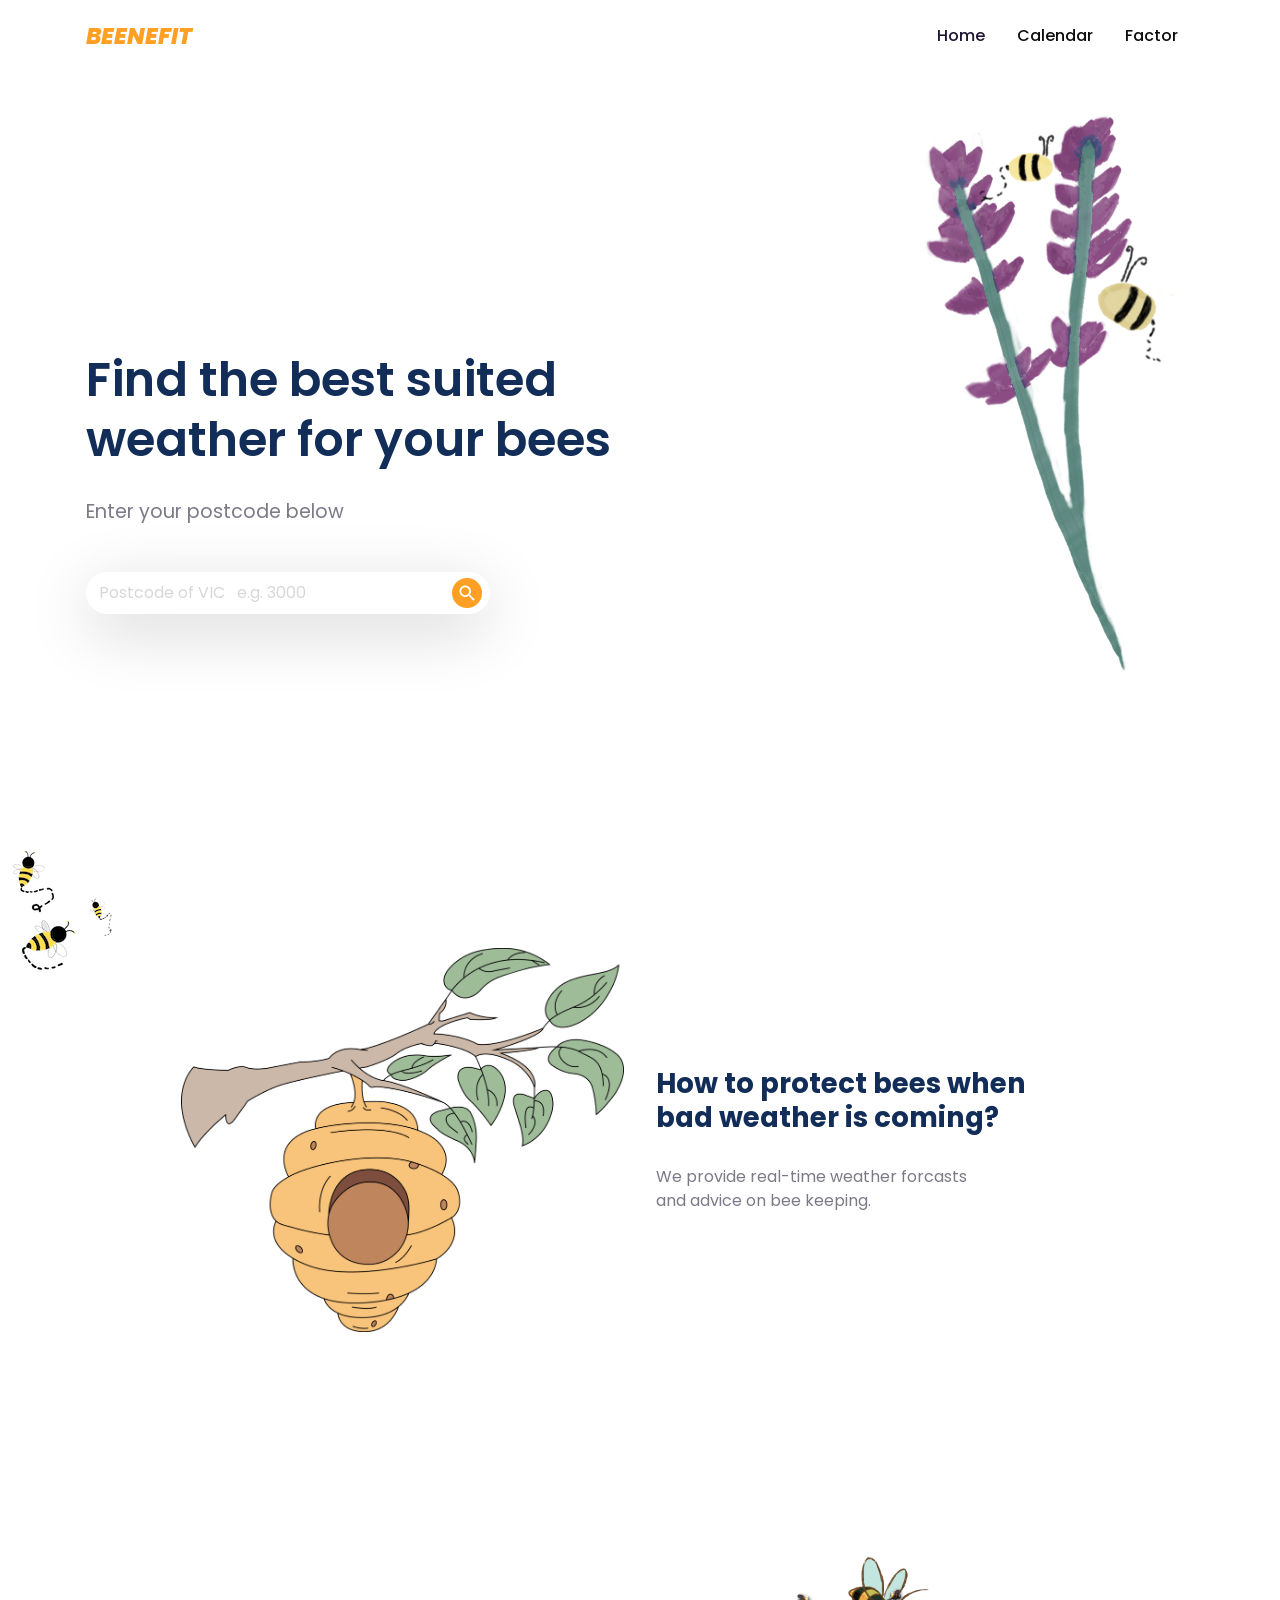
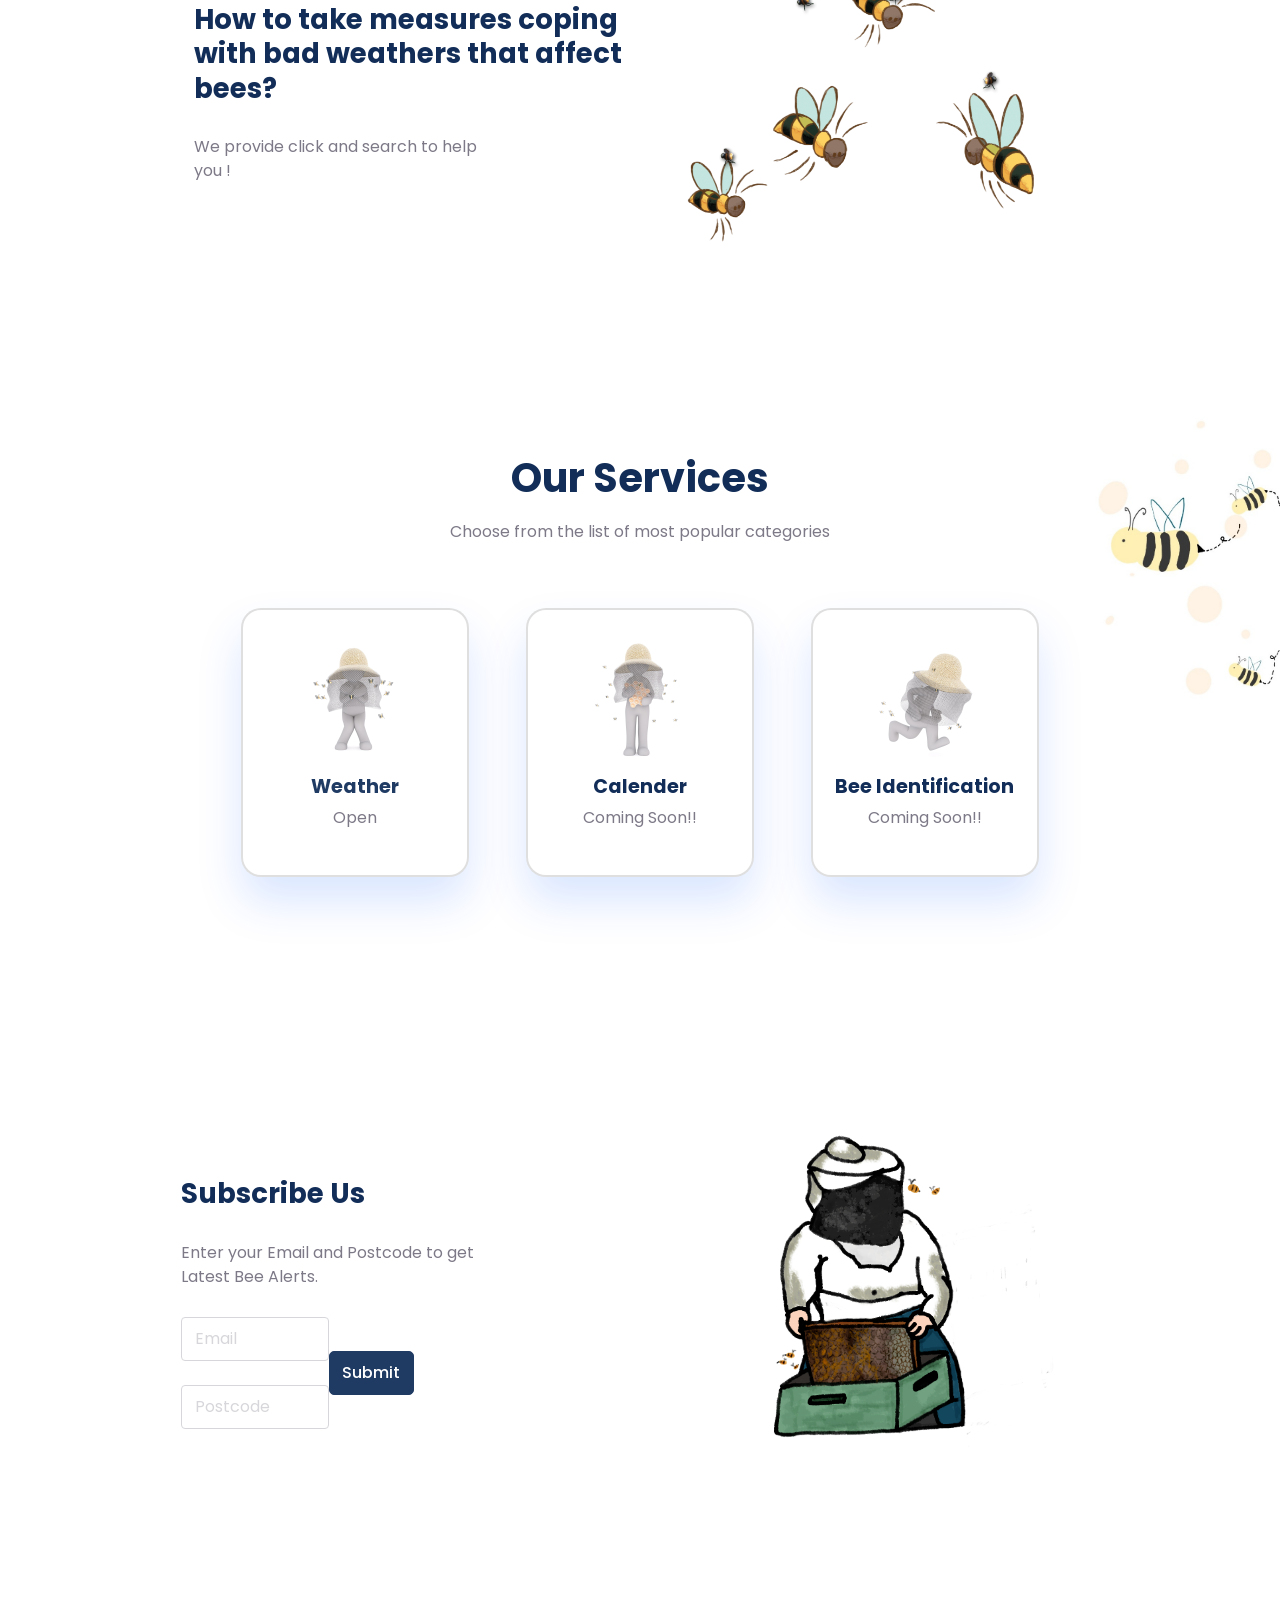
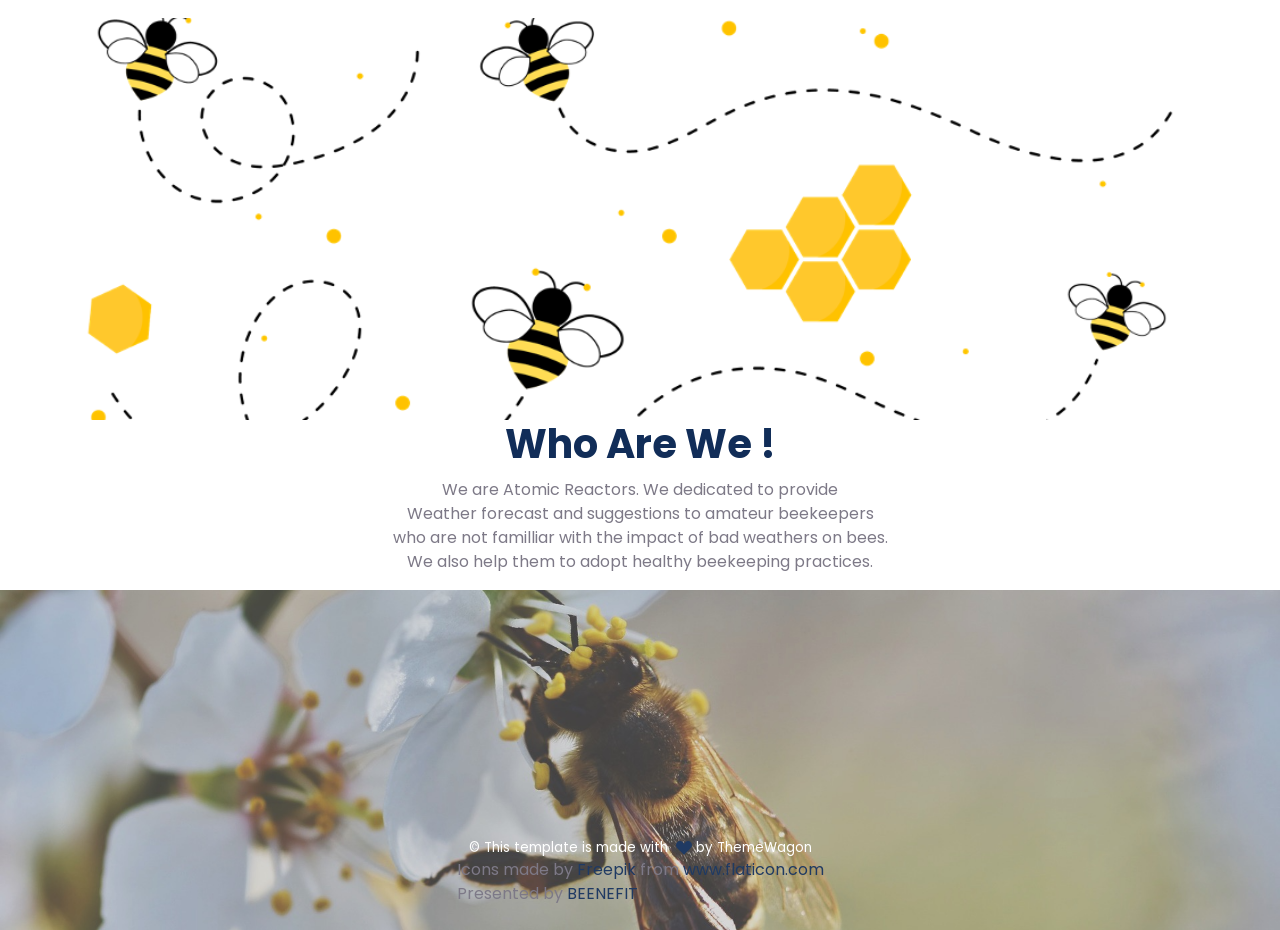
<file: iteration1/public/index.html>
<!DOCTYPE html>
<html lang="en-US" dir="ltr">

  <head>
    <meta charset="utf-8">
    <meta http-equiv="X-UA-Compatible" content="IE=edge">
    <meta name="viewport" content="width=device-width, initial-scale=1">


    <!-- ===============================================-->
    <!--    Document Title-->
    <!-- ===============================================-->
    <title>Beenefit</title>


    <!-- ===============================================-->
    <!--    Favicons-->
    <!-- ===============================================-->
    <link rel="apple-touch-icon" sizes="180x180" href="assets/img/favicons/apple-touch-icon.png">
    <link rel="icon" type="image/png" sizes="32x32" href="assets/img/favicons/favicon-32x32.png">
    <link rel="icon" type="image/png" sizes="16x16" href="assets/img/favicons/favicon-16x16.png">
    <link rel="shortcut icon" type="image/x-icon" href="assets/img/favicons/favicon.ico">
    <link rel="manifest" href="assets/img/favicons/manifest.json">
    <meta name="msapplication-TileImage" content="assets/img/favicons/mstile-150x150.png">
    <meta name="theme-color" content="#ffffff">


    <!-- ===============================================-->
    <!--    Stylesheets-->
    <!-- ===============================================-->
    <link href="assets/css/theme.css" rel="stylesheet" />

  </head>


  <body>

    <!-- ===============================================-->
    <!--    Main Content-->
    <!-- ===============================================-->
    <main class="main" id="top">
      <nav class="navbar navbar-expand-lg navbar-light fixed-top py-3 backdrop" data-navbar-on-scroll="data-navbar-on-scroll">
        <div class="container"><a class="navbar-brand d-flex align-items-center fw-bolder fs-2 fst-italic" href="#">
            <div class="text-warning">BEENEFIT</div>
          </a>
          <button class="navbar-toggler collapsed" type="button" data-bs-toggle="collapse" data-bs-target="#navbarSupportedContent" aria-controls="navbarSupportedContent" aria-expanded="false" aria-label="Toggle navigation"><span class="navbar-toggler-icon"></span></button>
          <div class="collapse navbar-collapse border-top border-lg-0 mt-4 mt-lg-0" id="navbarSupportedContent">
            <ul class="navbar-nav ms-auto pt-2 pt-lg-0">
              <li class="nav-item px-2"><a class="nav-link fw-medium active" aria-current="page" href="index.html">Home</a></li>
              <li class="nav-item px-2"><a class="nav-link fw-medium" href="#features">Calendar</a></li>
              <li class="nav-item px-2"><a class="nav-link fw-medium" href="weather.html">Factor</a></li>
            </ul>
          </div>
        </div>
      </nav>
      <section class="py-0" id="home">
        <div class="bg-holder d-none d-sm-block" style="background-image:url(assets/img/illustrations/hero-bg.png);background-position:right top;background-size:contain;">
        </div>
        <!--/.bg-holder-->

        <div class="bg-holder d-sm-none" style="background-image:url(assets/img/illustrations/hero-bg.png);background-position:right top;background-size:contain;">
        </div>
        <!--/.bg-holder-->

        <div class="container">
          <div class="row align-items-center min-vh-75 min-vh-md-100">
            <div class="col-md-7 col-lg-6 py-6 text-sm-start text-center">
              <h1 class="mt-6 mb-sm-4 display-2 fw-semi-bold lh-sm fs-4 fs-lg-6 fs-xxl-8">Find the best suited<br class="d-block d-lg-none d-xl-block" />weather for your bees</h1>
              <p class="mb-4 fs-1">Enter your postcode below</p>
              <div class="pt-3">
                <form action="weather.php" method="POST">
                  <div class="input-group w-xl-75 w-xxl-50 d-flex flex-end-center">
                    <input class="form-control rounded-pill shadow-lg border-0" id="formGroupExampleInput" type="text" placeholder="Postcode of VIC   e.g. 3000" name="search" /><img class="input-box-icon me-2" src="assets/img/illustrations/search.png" width="30" alt="" />
                  </div>
                </form>
              </div>
            </div>
          </div>
        </div>
      </section>
      <section class="py-5">
        <div class="bg-holder" style="background-image:url(assets/img/illustrations/bg.png);background-position:left top;background-size:initial;margin-top:-60px;">
        </div>
        <!--/.bg-holder-->

        <div class="container">
          <div class="row flex-center">
            <div class="col-md-5 order-md-0 text-center text-md-start"><img class="img-fluid mb-4" src="assets/img/illustrations/passion.png" width="450" alt="" /></div>
            <div class="col-md-5 text-center text-md-start">
              <h6 class="fw-bold fs-2 fs-lg-3 display-3 lh-sm">How to protect bees when<br/>bad weather is coming?</h6>
              <p class="my-4 pe-xl-8">We provide real-time weather forcasts and advice on bee keeping.</p>
            </div>
          </div>
        </div>
      </section>


      <!-- ============================================-->
      <!-- <section> begin ============================-->
      <section class="py-0">

        <div class="container">


          <!-- ============================================-->
          <!-- <section> begin ============================-->
          <section class="py-8">

            <div class="container">
              <div class="row flex-center">
                <div class="col-md-5 order-md-1 text-center text-md-end"><img class="img-fluid mb-4" src="assets/img/illustrations/jobs.png" width="450" alt="" /></div>
                <div class="col-md-5 text-center text-md-start">
                  <h6 class="fw-bold fs-2 fs-lg-3 display-3 lh-sm">How to take measures coping<br> with bad weathers that affect bees?</h6>
                  <p class="my-4 pe-xl-8">We provide click and search to help you !</p>
                </div>
              </div>
            </div>
            <!-- end of .container-->

          </section>
          <!-- <section> close ============================-->
          <!-- ============================================-->


        </div>
        <!-- end of .container-->

      </section>
      <!-- <section> close ============================-->
      <!-- ============================================-->


      <section class="py-5">
        <div class="bg-holder d-none d-sm-block" style="background-image:url(assets/img/illustrations/category-bg.png);background-position:right top;background-size:200px 320px;">
        </div>
        <!--/.bg-holder-->

        <div class="container">
          <div class="row justify-content-center">
            <div class="col-md-9 col-lg-6 text-center mb-3">
              <h5 class="fw-bold fs-3 fs-lg-5 lh-sm mb-3">Our Services</h5>
              <p class="mb-5">Choose from the list of most popular categories</p>
            </div>
          </div>
          <div class="row flex-center h-100">
            <div class="col-10 col-xl-9">
              <div class="row">
                <div class="col-sm-6 col-lg-4 pb-lg-6 px-lg-4 pb-4">
                  <div class="card py-4 shadow-sm h-100 hover-top">
                    <div class="text-center"> <img src="assets/img/illustrations/finance.png" height="120" alt="" />
                      <div class="card-body px-2">
                        <h6 class="fw-bold fs-1 heading-color"><a href="weather.html" title="Weather">Weather</a></h6>
                        <p class="mb-0 card-text">Open</p>
                      </div>
                    </div>
                  </div>
                </div>
                <div class="col-sm-6 col-lg-4 pb-lg-6 px-lg-4 pb-4">
                  <div class="card py-4 shadow-sm h-100 hover-top">
                    <div class="text-center"> <img src="assets/img/illustrations/design.png" height="120" alt="" />
                      <div class="card-body px-2">
                        <h6 class="fw-bold fs-1 heading-color">Calender</h6>
                        <p class="mb-0 card-text">Coming Soon!!</p>
                      </div>
                    </div>
                  </div>
                </div>
                <div class="col-sm-6 col-lg-4 pb-lg-6 px-lg-4 pb-4">
                  <div class="card py-4 shadow-sm h-100 hover-top">
                    <div class="text-center"> <img src="assets/img/illustrations/programmer.png" height="120" alt="" />
                      <div class="card-body px-2">
                        <h6 class="fw-bold fs-1 heading-color">Bee Identification</h6>
                        <p class="mb-0 card-text">Coming Soon!!</p>
                      </div>
                    </div>
                  </div>
                </div>
              </div>
            </div>
          </div>
        </div>
      </section>


      <!-- ============================================-->
      <!-- <section> begin ============================-->
      <section class="py-8">
        <div class="container">
          <div class="row flex-center">
            <div class="col-md-5 order-md-1 text-center text-md-end"><img class="img-fluid mb-4" src="assets/img/illustrations/feature.png" width="450" alt="" /></div>
            <div class="col-md-5 text-center text-md-start">
              <h6 class="fw-bold fs-2 fs-lg-3 display-3 lh-sm">Subscribe Us</h6>
              <p class="my-4 pe-xl-8">Enter your Email and Postcode to get Latest Bee Alerts.</p>
              <div class="col-lg-6 d-flex justify-content-lg-end justify-content-center">
                <form class="row row-cols-lg-auto g-0 align-items-center" action = "email.php"  method="POST">
                  <div class="col-9 col-lg-8">
                    <label class="visually-hidden" for="colFormLabel">Username</label>
                    <div class="input-group">
                      <input class="rounded-end-0 form-control" id="colFormLabel" type="email" name= "email" placeholder="Email" />
                    </div>
                    </br>
                    <div class="input-group">
                      <input class="rounded-end-0 form-control" id="colFormLabel" type="text" name= "postcode" placeholder="Postcode" />
                    </div>
                  </div>
                  <div class="col-3 col-lg-4">
                    <button class="btn btn-primary rounded-start-0" type="submit">Submit</button>
                  </div>
                </form>
              </div>
            </div>
          </div>
        </div>
        <!-- end of .container-->
        <!-- end of .container-->
      </section>
      <!-- <section> close ============================-->
      <!-- ============================================-->


      <section class="py-0"><img class="w-100" src="assets/img/illustrations/come-on-join.png" alt="" />
        <div class="container">
          <div class="row align-items-center">
            <div class="col-12 text-center">
              <h6 class="fw-bold fs-3 fs-lg-5 lh-sm">Who Are We !</h6>
              <p>We are Atomic Reactors. We dedicated to provide</br> Weather forecast and suggestions to amateur beekeepers </br>who are not familliar with the impact of bad weathers on bees.</br> We also help them to adopt healthy beekeeping practices.</p>
            </div>
          </div>
        </div>
      </section>
      <section class="py-0 bg-primary-gradient">
        <div class="bg-holder" style="background-image:url(assets/img/illustrations/footer-bg.png);background-position:center;background-size:cover;">
        </div>
        <!--/.bg-holder-->

        <div class="container">
          <div class="row flex-center py-8">
            <div class="col-lg-6 d-flex justify-content-lg-end justify-content-center">
            </div>
          </div>
          <div class="row justify-content-center">
            <div class="col-auto mb-2">
              <p class="mb-0 fs--1 text-white my-2 text-center">&copy; This template is made with&nbsp;
                <svg class="bi bi-suit-heart-fill" xmlns="http://www.w3.org/2000/svg" width="16" height="16" fill="#1F3A63" viewBox="0 0 16 16">
                  <path d="M4 1c2.21 0 4 1.755 4 3.92C8 2.755 9.79 1 12 1s4 1.755 4 3.92c0 3.263-3.234 4.414-7.608 9.608a.513.513 0 0 1-.784 0C3.234 9.334 0 8.183 0 4.92 0 2.755 1.79 1 4 1z"></path>
                </svg>&nbsp;by&nbsp;<a class="text-white" href="https://themewagon.com/" target="_blank">ThemeWagon </a>
                 <div>Icons made by <a href="https://www.freepik.com" title="Freepik">Freepik</a> from <a href="https://www.flaticon.com/" title="Flaticon">www.flaticon.com</a></div> 
                <div> Presented by <a href="https://www.beenefit.studio" title="BEENEFIT">BEENEFIT</a></div>
              </p>
            </div>
          </div>
        </div>
      </section>
    </main>
    <!-- ===============================================-->
    <!--    End of Main Content-->
    <!-- ===============================================-->




    <!-- ===============================================-->
    <!--    JavaScripts-->
    <!-- ===============================================-->
    <script src="vendors/@popperjs/popper.min.js"></script>
    <script src="vendors/bootstrap/bootstrap.min.js"></script>
    <script src="vendors/is/is.min.js"></script>
    <script src="https://polyfill.io/v3/polyfill.min.js?features=window.scroll"></script>
    <script src="assets/js/theme.js"></script>

    <link href="https://fonts.googleapis.com/css2?family=Poppins:ital,wght@0,200;0,300;0,400;0,500;0,600;0,700;0,800;0,900;1,200;1,300;1,400&amp;display=swap" rel="stylesheet">
  </body>

</html>
</file>
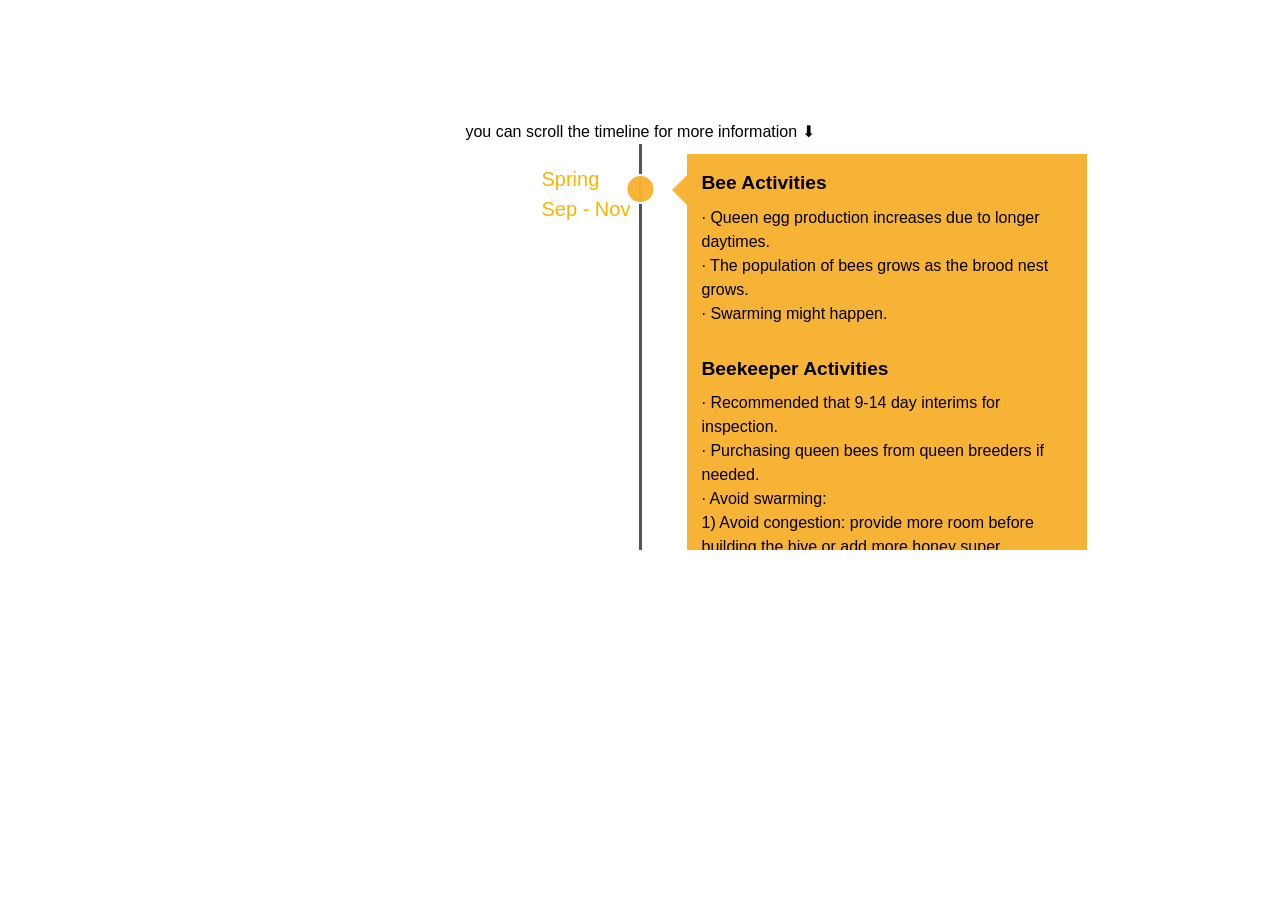
<file: public/calendar.html>
<!DOCTYPE html>
<html lang="en-US" dir="ltr">
  <head>
    <meta charset="utf-8">
    <meta http-equiv="X-UA-Compatible" content="IE=edge">
    <meta name="viewport" content="width=device-width, initial-scale=1">
    

    <!-- ===============================================-->
    <!--    Document Title-->
    <!-- ===============================================-->
    <title>Beenefit</title>


    <!-- ===============================================-->
    <!--    Favicons-->
    <!-- ===============================================-->
    <link rel="apple-touch-icon" sizes="180x180" href="assets/img/favicons/apple-touch-icon.png">
    <link rel="icon" type="image/png" sizes="32x32" href="assets/img/favicons/favicon-32x32.png">
    <link rel="icon" type="image/png" sizes="16x16" href="assets/img/favicons/favicon-16x16.png">
    <link rel="shortcut icon" type="image/x-icon" href="assets/img/favicons/favicon.ico">
    <link rel="manifest" href="assets/img/favicons/manifest.json">
    <meta name="msapplication-TileImage" content="assets/img/favicons/mstile-150x150.png">
    <meta name="theme-color" content="#ffffff">


    <!-- ===============================================-->
    <!--    Stylesheets-->
    <!-- ===============================================-->
    <link href="assets/css/theme.css" rel="stylesheet" />
    <link rel="stylesheet" href="assets/css/timeline.css"/>  
   <script src="assets/js/timeline.js" defer></script> 
</head>
    
    <body>

      
       <!-- ============================================-->
      <!-- <section> begin ============================-->
      <section class="timeline2" >
        <p style="text-align:center"> you can scroll the timeline for more information ⬇ </p>
        <ul>
          <!-- ===============================================-->
          <!--    Spring Activties-->
         <!-- ===============================================-->
          <li>
            <div>
            <time>Bee Activities</time>  
            · Queen egg production increases due to longer daytimes.<br>
            · The population of bees grows as the brood nest grows.<br>
            · Swarming might happen.
            

           
              <time><br>Beekeeper Activities</time> 
              · Recommended that 9-14 day interims for inspection.
              <br>
              · Purchasing queen bees from queen breeders if needed.
              <br>
              · Avoid swarming:<br>
              1) Avoid congestion: provide more room before building the hive or add more honey super.<br>
              2) Provide ventilation: Drill holes in the honey supers and don’t cover the ventilation hole.
              </div>

              <!--Annimations of season and  month info  -->
            <span class="time">
             
              <span>Spring</span>
              <br>
              <span>Sep - Nov</span>
            </span>
          </li>
         <!-- ===============================================-->
         <!--    Summer Activties-->
         <!-- ===============================================-->
        <li>
          <div>
          <time>Bee Activities</time>  
          · Queen egg production peaks in December then starts to decrease.<br>
          · The population of bees keeps growing while the brood nest remains on a large scale.<br>
          ·	The chance of swarming drops as the queen cell decreases.

         
            <time><br>Beekeeper Activities</time> 
            · Recommended that 3-6 week interim for inspection. <br>
            · Best time to buy queen bee from a queen breeder if you need.<br>
            · follow the steps to avoid swarming above if needed. 
            </div>
             <!--Annimations of season and  month info  -->
          <span class="time">
           
            <span>Summer</span>
            <br>
            <span>Dec - Feb</span>
          </span>
        </li>
        <!-- ===============================================-->
        <!--    Autumn Activties-->
        <!-- ===============================================-->
        <li>
          <div>
            <time>Bee Activities</time>  
            · Queen egg production starts to drop in March and hit the bottom in May.<br>
            · same as the number of brood nests and population.<br>
             · Worker bees would force drones to leave the hive.
            <time><br>Beekeeper Activities</time> 
               · Do thorough inspection in March for bee health before winter comes. <br>
               · Reduce the hive entrance to a width of 50 mm and remove surplus supers.<br>
               · Leave enough honey in the hive to carry the colony through the winter.<br>
               (at least 18 kg honey for 8-frame double hive)
            </div>
             <!--Annimations of season and  month info  -->
          <span class="time">
            <span>Autumn</span>
            <br>
            <span>Mar - May</span>
          </span>
        </li>
        <!-- ===============================================-->
        <!--    Winter Activties-->
        <!-- ===============================================-->
        <li>
          <div>
            <time>Bee Activities</time>  
            · Queen egg production, brood nests and population remain at minimum but slowly start to increase from July. <br> 
           
              <time><br>Beekeeper Activities</time>
              · Renewal of bee registration.<br>
              · Don't open the hive for checking frames.<br>
              · Inspect hives from the exterior, keep the entrance clear, no obstacles like grass.<br>
              · Get ready for next season: prepare boxes, frames and equipment.
              
            </div>
             <!--Annimations of season and  month info  -->
          <span class="time">
           
            <span>Winter</span>
            <br>
            <span>Jun - Aug</span>
          </span>
        </li>
        
        </ul>
      </section>
    
        <!-- <section> close ============================-->
      <!-- ============================================-->

        



      </body>
      </html>
</file>
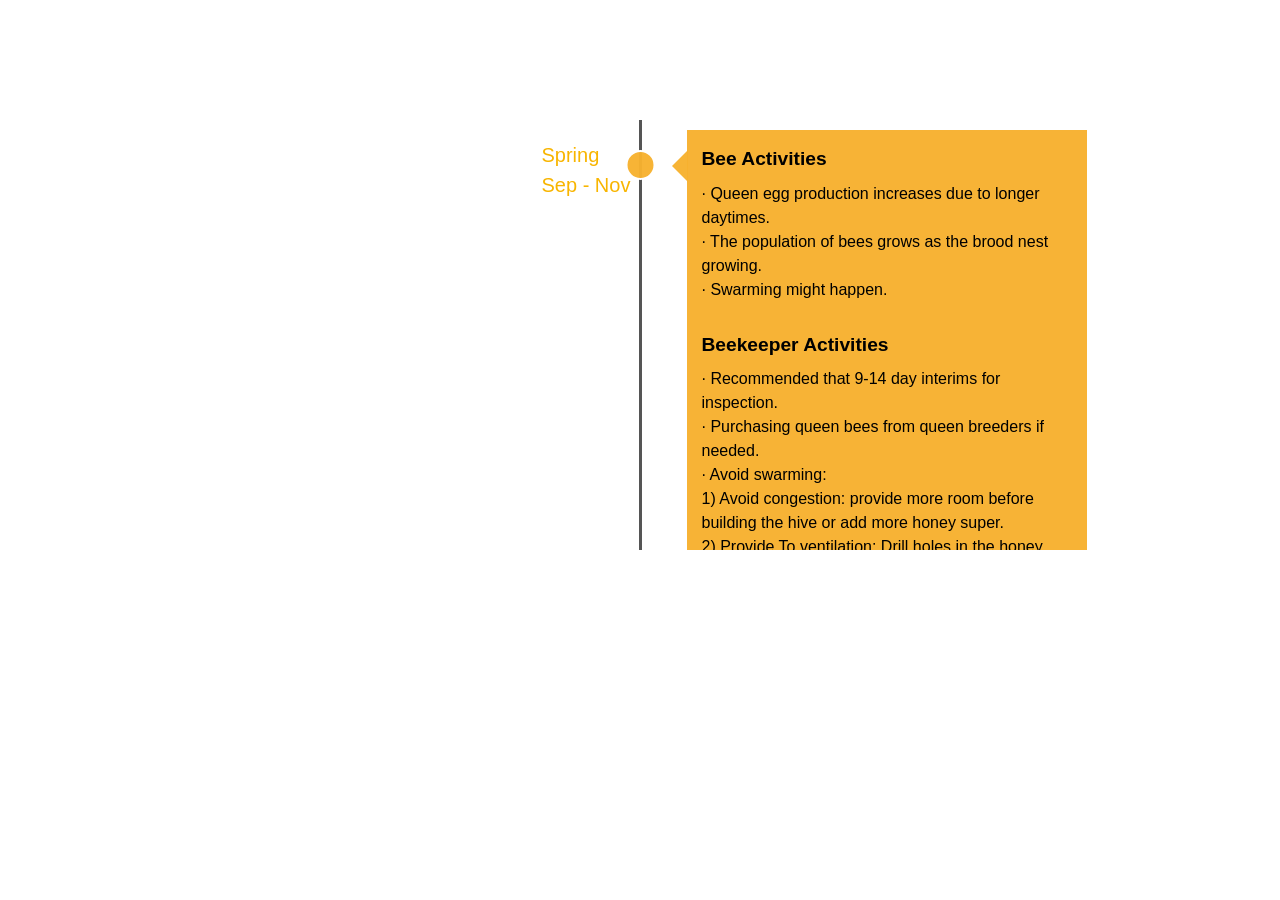
<file: iteration2/public/calendar.html>
<!DOCTYPE html>
<html lang="en-US" dir="ltr">
  <head>
    <meta charset="utf-8">
    <meta http-equiv="X-UA-Compatible" content="IE=edge">
    <meta name="viewport" content="width=device-width, initial-scale=1">
    

    <!-- ===============================================-->
    <!--    Document Title-->
    <!-- ===============================================-->
    <title>Beenefit</title>


    <!-- ===============================================-->
    <!--    Favicons-->
    <!-- ===============================================-->
    <link rel="apple-touch-icon" sizes="180x180" href="assets/img/favicons/apple-touch-icon.png">
    <link rel="icon" type="image/png" sizes="32x32" href="assets/img/favicons/favicon-32x32.png">
    <link rel="icon" type="image/png" sizes="16x16" href="assets/img/favicons/favicon-16x16.png">
    <link rel="shortcut icon" type="image/x-icon" href="assets/img/favicons/favicon.ico">
    <link rel="manifest" href="assets/img/favicons/manifest.json">
    <meta name="msapplication-TileImage" content="assets/img/favicons/mstile-150x150.png">
    <meta name="theme-color" content="#ffffff">


    <!-- ===============================================-->
    <!--    Stylesheets-->
    <!-- ===============================================-->
    <link href="assets/css/theme.css" rel="stylesheet" />
    <link rel="stylesheet" href="assets/css/timeline.css"/>  
   <script src="assets/js/timeline.js" defer></script> 
</head>
    
    <body>

      
       <!-- ============================================-->
      <!-- <section> begin ============================-->
      <section class="timeline2" >
        <ul>
          <li>
            <div>
            <time>Bee Activities</time>  
            · Queen egg production increases due to longer daytimes.<br>
            · The population of bees grows as the brood nest growing.<br>
            · Swarming might happen.
            

           
              <time><br>Beekeeper Activities</time> 
              · Recommended that 9-14 day interims for inspection.
              <br>
              · Purchasing queen bees from queen breeders if needed.
              <br>
              · Avoid swarming:<br>
              1) Avoid congestion: provide more room before building the hive or add more honey super.<br>
              2) Provide To ventilation: Drill holes in the honey supers and don’t cover the ventilation hole.
              </div>
            <span class="time">
             
              <span>Spring</span>
              <br>
              <span>Sep - Nov</span>
            </span>
          </li>

        <li>
          <div>
          <time>Bee Activities</time>  
          · Queen egg production peaks on December then starting to decrease.<br>
          · The population of bees keeps growing while the brood nest remains in a large scale.<br>
          ·	The chance of swarming drops as the queen cell decreasing.

         
            <time><br>Beekeeper Activities</time> 
            · Recommended that 3-6 week interim for inspection. <br>
            · Best time to buy queen bee from queen breeders if you need.<br>
            · follow the steps to avoid swarming above if needed. 
            </div>
          <span class="time">
           
            <span>Summer</span>
            <br>
            <span>Dec - Feb</span>
          </span>
        </li>

        <li>
          <div>
            <time>Bee Activities</time>  
            · Queen egg production starts to drops in March and hit the bottom on May.
             · same as the number of brood nests and population. <br>
             · Worker bees would force drones to leave the hive.
            <time><br>Beekeeper Activities</time> 
               ·	Do thorough inspection on March for bee health before winter comes. <br>
               · Reduce the hive entrance to a width of 50 mm and remove surplus supers.<br>
               · Leave enough honey in the hive to carry the colony through the winter.<br>
               (at least 18 kg honey for 8-frame double hive)
            </div>
          <span class="time">
           
            <span>Autumn</span>
            <br>
            <span>Mar - May</span>
          </span>
        </li>

        <li>
          <div>
            <time>Bee Activities</time>  
            · Queen egg production, brood nests and population remains at minimum but slowly start to increase from July. <br> 
           
              <time><br>Beekeeper Activities</time>
              · Renewal of bee registration.<br>
              · Don't open the hive for checking of frames.<br>
              · Inspect hives from the exterior, keep the entrance clear, no obstacles like grass.<br>
              · Get ready for next season: prepare boxes, frames and equipment.
              
            </div>
          <span class="time">
           
            <span>Winter</span>
            <br>
            <span>Jun - Aug</span>
          </span>
        </li>
        
        </ul>
      </section>
    
        <!-- <section> close ============================-->
      <!-- ============================================-->

        



      </body>
      </html>
</file>
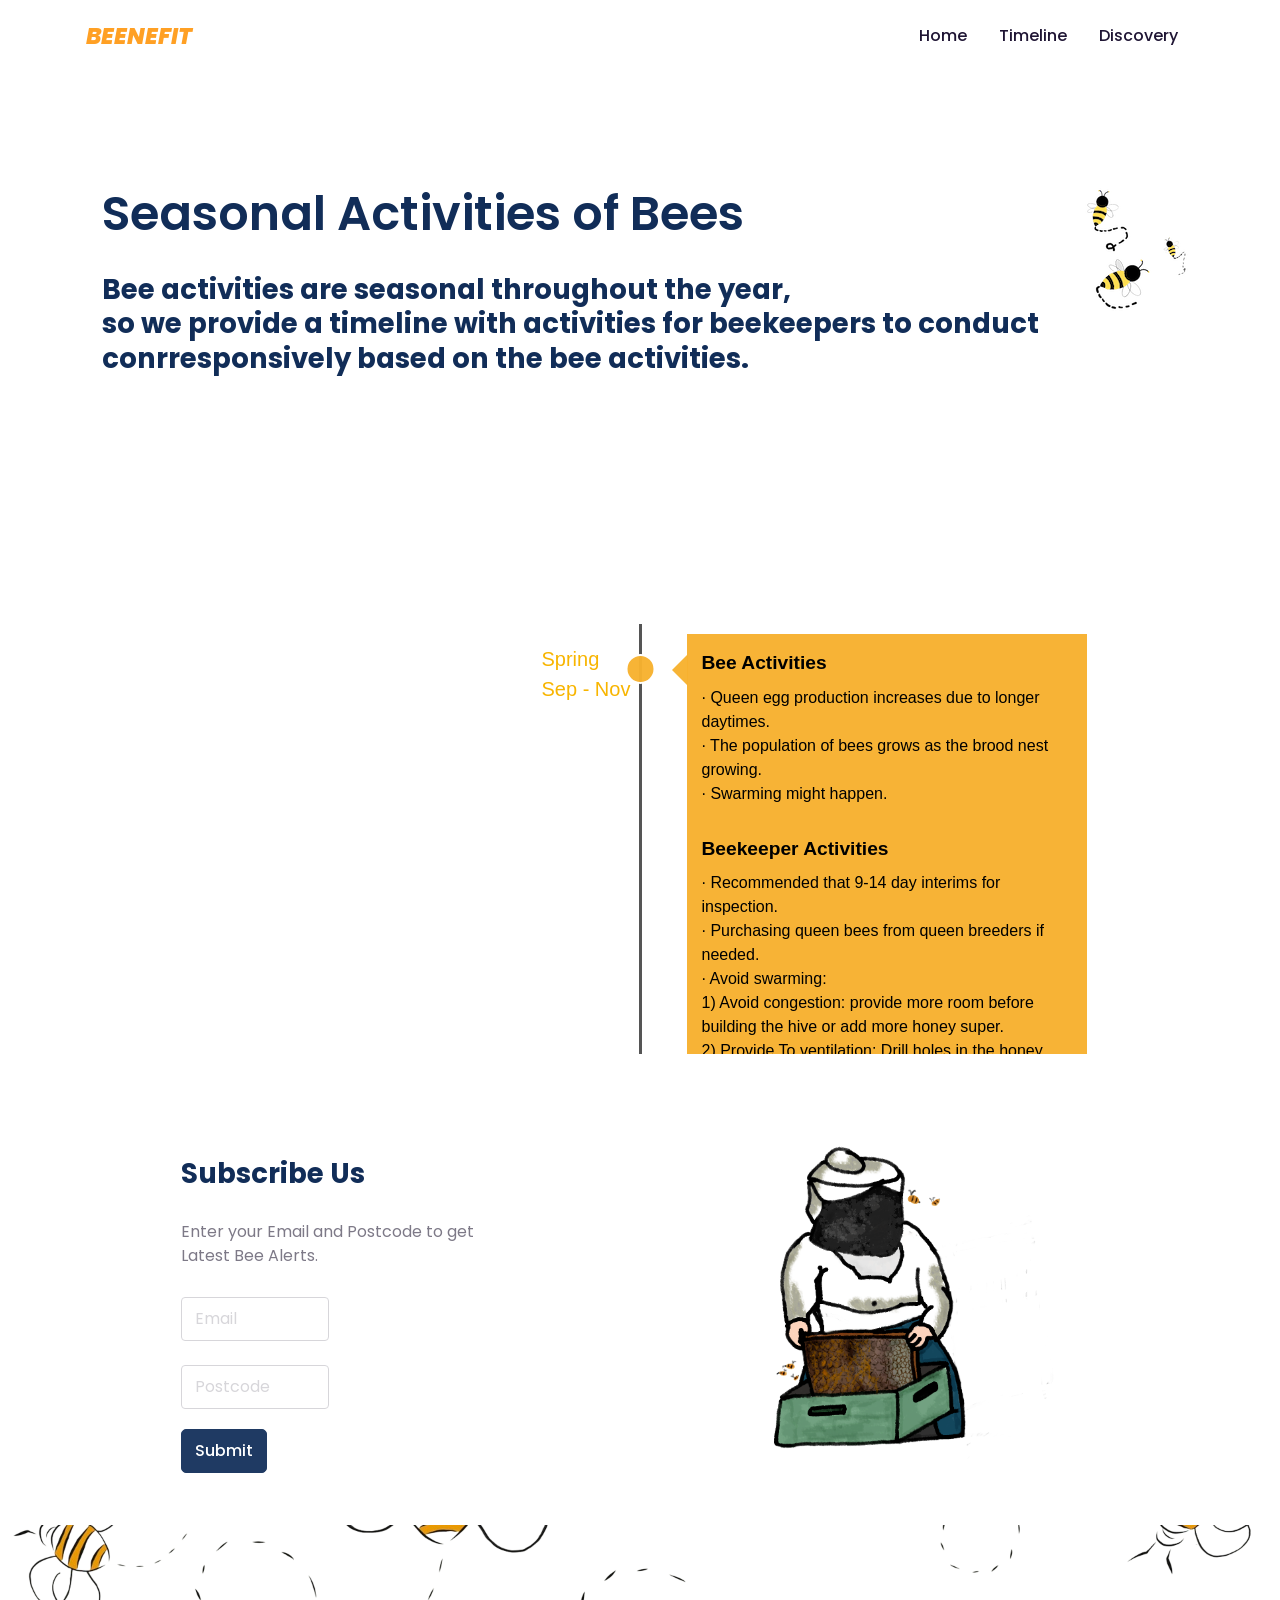
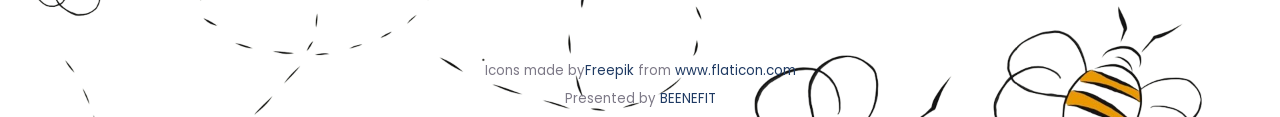
<file: iteration2/public/timeline.html>
<!DOCTYPE html>
<html lang="en-US" dir="ltr">

  <head>
    <meta charset="utf-8">
    <meta http-equiv="X-UA-Compatible" content="IE=edge">
    <meta name="viewport" content="width=device-width, initial-scale=1">


    <!-- ===============================================-->
    <!--    Document Title-->
    <!-- ===============================================-->
    <title>Beenefit</title>


    <!-- ===============================================-->
    <!--    Favicons-->
    <!-- ===============================================-->
    <link rel="apple-touch-icon" sizes="180x180" href="assets/img/favicons/apple-touch-icon.png">
    <link rel="icon" type="image/png" sizes="32x32" href="assets/img/favicons/favicon-32x32.png">
    <link rel="icon" type="image/png" sizes="16x16" href="assets/img/favicons/favicon-16x16.png">
    <link rel="shortcut icon" type="image/x-icon" href="assets/img/favicons/favicon.ico">
    <link rel="manifest" href="assets/img/favicons/manifest.json">
    <meta name="msapplication-TileImage" content="assets/img/favicons/mstile-150x150.png">
    <meta name="theme-color" content="#ffffff">


    <!-- ===============================================-->
    <!--    Stylesheets-->
    <!-- ===============================================-->
    <link href="assets/css/theme.css" rel="stylesheet" />

  </head>


  <body>

    <!-- ===============================================-->
    <!--    Main Content-->
    <!-- ===============================================-->
    <main class="main" id="top">
      <nav class="navbar navbar-expand-lg navbar-light fixed-top py-3 backdrop" data-navbar-on-scroll="data-navbar-on-scroll">
        <div class="container"><a class="navbar-brand d-flex align-items-center fw-bolder fs-2 fst-italic" href="index.html">
            <div class="text-warning">BEENEFIT</div>
          </a>
          <button class="navbar-toggler collapsed" type="button" data-bs-toggle="collapse" data-bs-target="#navbarSupportedContent" aria-controls="navbarSupportedContent" aria-expanded="false" aria-label="Toggle navigation"><span class="navbar-toggler-icon"></span></button>
          <div class="collapse navbar-collapse border-top border-lg-0 mt-4 mt-lg-0" id="navbarSupportedContent">
            <ul class="navbar-nav ms-auto pt-2 pt-lg-0">
              <li class="nav-item px-2"><a class="nav-link fw-medium active" aria-current="page" href="index.html">Home</a></li>
              <li class="nav-item px-2"><a class="nav-link fw-medium active" href="timeline.html">Timeline</a></li>
              <li class="nav-item px-2"><a class="nav-link fw-medium active" href="weather.html">Discovery</a></li>
            </ul>
          </div>
        </div>
      </nav>

    </section>
    <!-- <section> close ============================-->
    <!-- ============================================-->


    <section class="py-0">
      <div class="container">
        
        <div class="row align-items-center">
          <div class="col-12 text-center">
            
           
          </div>
        </div>
      </div>
    </section>

          <!-- ============================================-->
      <!-- <section> begin ============================-->
        <section class="py-0">

          <div class="container">
  
  
            <!-- ============================================-->
            <!-- <section> begin ============================-->
            <section class="py-8">

              <div class="bg-holder" style="background-image:url(assets/img/illustrations/bg.png);background-position:right ;background-size:initial;">
              </div>
              <div class="container">
                <div class="row flex-center">

                  
                  <h6 class="mt-6 mb-sm-4 display-2 fw-semi-bold lh-sm fs-4 fs-lg-6 fs-xxl-8">Seasonal Activities of Bees</h6>
              <h6 class="fw-bold fs-2 fs-lg-3 display-3 lh-sm">  Bee activities are seasonal throughout the year,<br>
                so we provide a timeline with activities for beekeepers to conduct conrresponsively based on the bee activities. </h6>
                

                </div>
              </div>
           
              <!-- end of .container-->
  
            </section>
            <!-- <section> close ============================-->
            <!-- ============================================-->
  

          </div>
          <!-- end of .container-->
  
        </section>
        <!-- <section> close ============================-->
        <!-- ============================================-->

     
      <!-- ============================================-->
      <!-- <section> begin ============================-->
        <section class="py-0">

          <div class="container">
  
  
            <!-- ============================================-->
            <!-- <section> begin ============================-->
            <section class="py-0">
  
              <div class="container">
                <div class="row flex-center">
                  <iframe  src = "calendar.html"  height="600"></iframe>
                </div>
              </div>
              <!-- end of .container-->
  
            </section>
            <!-- <section> close ============================-->
            <!-- ============================================-->
  
  
          </div>
          <!-- end of .container-->
  
        </section>
        <!-- <section> close ============================-->
        <!-- ============================================-->


<!-- ============================================-->
      <!-- <section> begin ============================-->
        <section class="py-3">

          <div class="container">
            <div class="row flex-center">
              <div class="col-md-5 order-md-1 text-center text-md-end"><img class="img-fluid mb-4" src="assets/img/illustrations/feature.png" width="450" alt="" /></div>
              <div class="col-md-5 text-center text-md-start">
                <h6 class="fw-bold fs-2 fs-lg-3 display-3 lh-sm">Subscribe Us</h6>
                <p class="my-4 pe-xl-8">Enter your Email and Postcode to get Latest Bee Alerts.</p>
                <div class="col-lg-6 d-flex justify-content-lg-end justify-content-center">
                  <form class="row row-cols-lg-auto g-0 align-items-center" action = "email.php"  method="POST">
                    <div class="col-9 col-lg-8">
                      <label class="visually-hidden" for="colFormLabel">Username</label>
                      <div class="input-group">
                        <input class="rounded-end-0 form-control" id="colFormLabel" type="email" name= "email" placeholder="Email" />
                      </div>
                      </br>
                      <div class="input-group">
                        <input class="rounded-end-0 form-control" id="colFormLabel" type="text" name= "postcode" placeholder="Postcode" />
                      </div>
                    </div>
                    <div class="col-3 col-lg-4" style = "padding-right:100px; padding-top:20px" >
                      <button class="btn btn-primary rounded-start-0" type="submit">Submit</button>
                    </div>
                  </form>
                </div>
              </div>
            </div>
          </div>
          <!-- end of .container-->
  
        </section>
        <!-- <section> close ============================-->
        <!-- ============================================-->






      <section class="py-0">
        <div class="bg-holder" style="background-image:url(assets/img/illustrations/footer-bg.png);background-position:center;background-size:cover;">
        </div>
        <!--/.bg-holder-->

        <div class="container">
          <div class="row flex-center py-6">
            <div class="col-lg-6 d-flex justify-content-lg-end justify-content-center">
            </div>
          </div>
          <div class="row justify-content-center">
            <div class="col-auto mb-2">
              <p class="mb-0 fs--1 my-2 text-center">Icons made by<a href="https://www.freepik.com" title="Freepik">Freepik</a> from <a href="https://www.flaticon.com/" title="Flaticon">www.flaticon.com</a></p>
              <p class="mb-0 fs--1 my-2 text-center">Presented by <a href="https://www.beenefit.studio" title="BEENEFIT">BEENEFIT</a></p>
            </div>
          </div>
        </div>
      </section>
    </main>
    <!-- ===============================================-->
    <!--    End of Main Content-->
    <!-- ===============================================-->




    <!-- ===============================================-->
    <!--    JavaScripts-->
    <!-- ===============================================-->
    <script src="vendors/@popperjs/popper.min.js"></script>
    <script src="vendors/bootstrap/bootstrap.min.js"></script>
    <script src="vendors/is/is.min.js"></script>
    <script src="https://polyfill.io/v3/polyfill.min.js?features=window.scroll"></script>
    <script src="assets/js/theme.js"></script>

    <link href="https://fonts.googleapis.com/css2?family=Poppins:ital,wght@0,200;0,300;0,400;0,500;0,600;0,700;0,800;0,900;1,200;1,300;1,400&amp;display=swap" rel="stylesheet">
  </body>

</html>
</file>
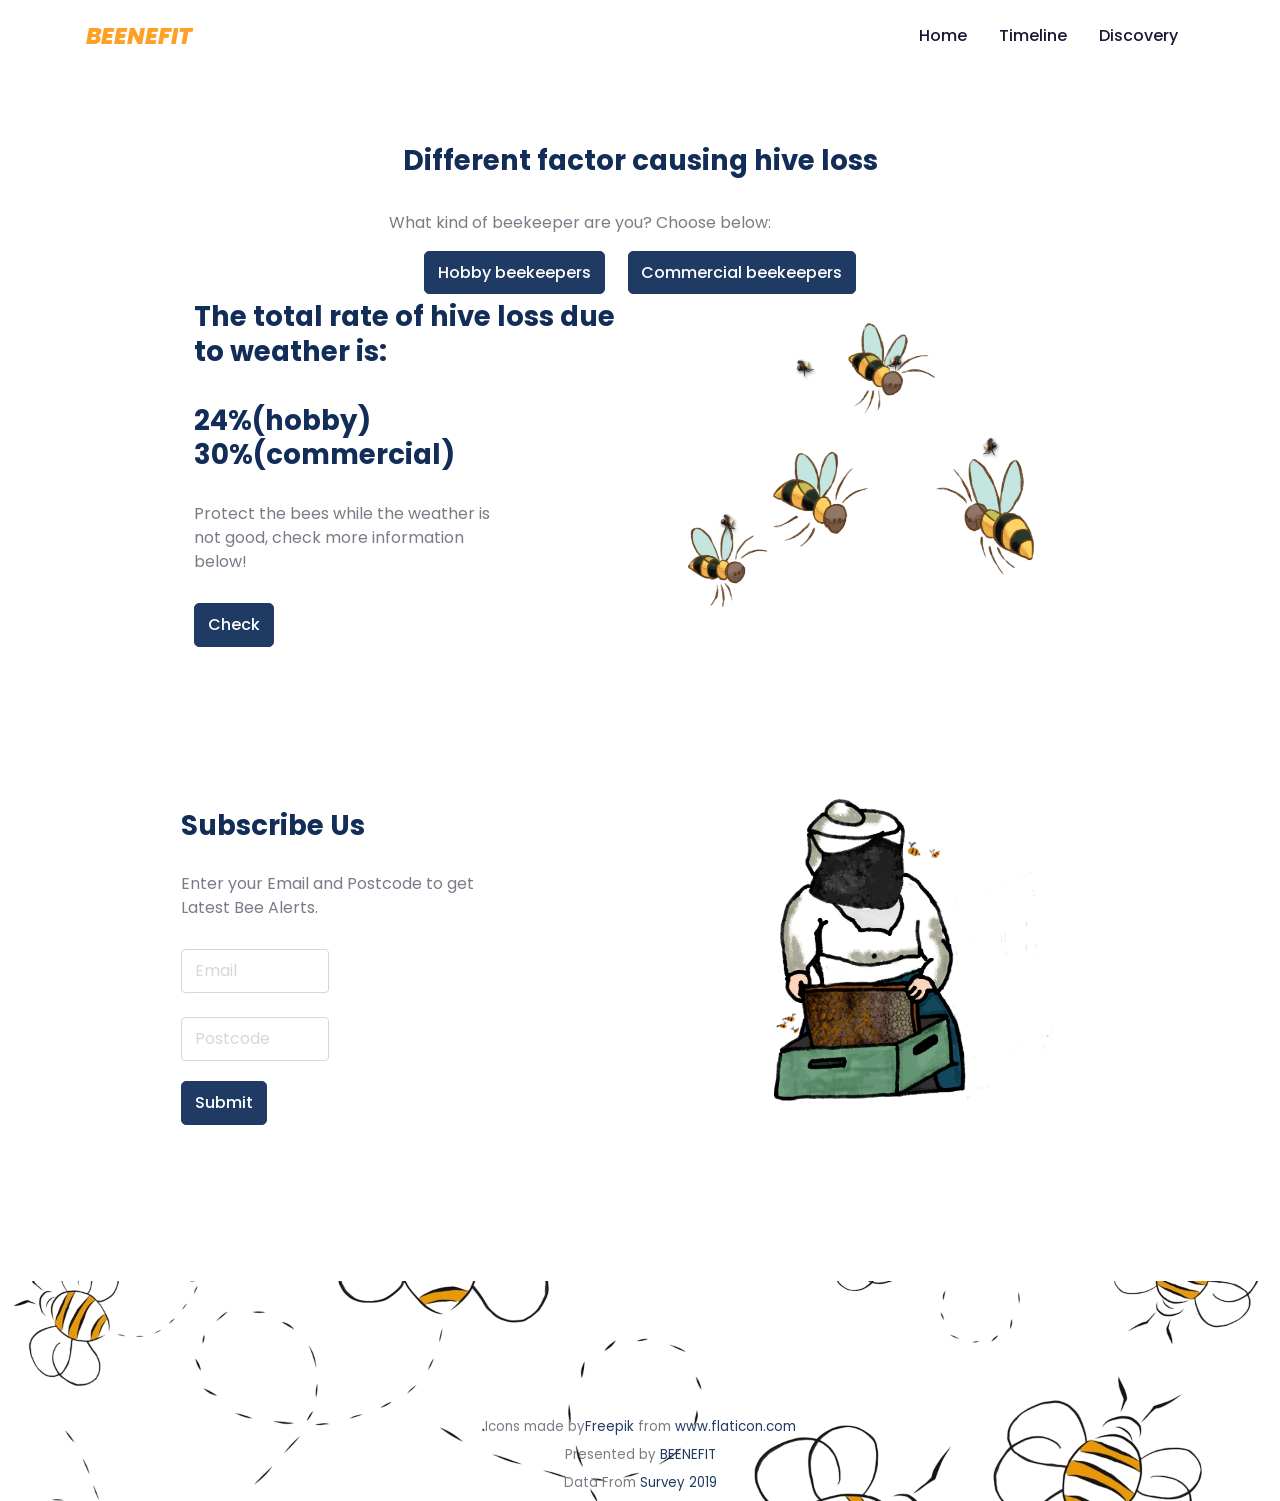
<file: iteration2/public/weather.html>
<!DOCTYPE html>
<html lang="en-US" dir="ltr">

  <head>
    <meta charset="utf-8">
    <meta http-equiv="X-UA-Compatible" content="IE=edge">
    <meta name="viewport" content="width=device-width, initial-scale=1">


    <!-- ===============================================-->
    <!--    Document Title-->
    <!-- ===============================================-->
    <title>Beenefit</title>


    <!-- ===============================================-->
    <!--    Favicons-->
    <!-- ===============================================-->
    <link rel="apple-touch-icon" sizes="180x180" href="assets/img/favicons/apple-touch-icon.png">
    <link rel="icon" type="image/png" sizes="32x32" href="assets/img/favicons/favicon-32x32.png">
    <link rel="icon" type="image/png" sizes="16x16" href="assets/img/favicons/favicon-16x16.png">
    <link rel="shortcut icon" type="image/x-icon" href="assets/img/favicons/favicon.ico">
    <link rel="manifest" href="assets/img/favicons/manifest.json">
    <meta name="msapplication-TileImage" content="assets/img/favicons/mstile-150x150.png">
    <meta name="theme-color" content="#ffffff">


    <!-- ===============================================-->
    <!--    Stylesheets-->
    <!-- ===============================================-->
    <link href="assets/css/theme.css" rel="stylesheet" />

  </head>


  <body>

    <!-- ===============================================-->
    <!--    Main Content-->
    <!-- ===============================================-->
    <main class="main" id="top">
      <nav class="navbar navbar-expand-lg navbar-light fixed-top py-3 backdrop" data-navbar-on-scroll="data-navbar-on-scroll">
        <div class="container"><a class="navbar-brand d-flex align-items-center fw-bolder fs-2 fst-italic" href="index.html">
            <div class="text-warning">BEENEFIT</div>
          </a>
          <button class="navbar-toggler collapsed" type="button" data-bs-toggle="collapse" data-bs-target="#navbarSupportedContent" aria-controls="navbarSupportedContent" aria-expanded="false" aria-label="Toggle navigation"><span class="navbar-toggler-icon"></span></button>
          <div class="collapse navbar-collapse border-top border-lg-0 mt-4 mt-lg-0" id="navbarSupportedContent">
            <ul class="navbar-nav ms-auto pt-2 pt-lg-0">
              <li class="nav-item px-2"><a class="nav-link fw-medium active" aria-current="page" href="index.html">Home</a></li>
              <li class="nav-item px-2"><a class="nav-link fw-medium active" href="timeline.html">Timeline</a></li>
              <li class="nav-item px-2"><a class="nav-link fw-medium active" href="weather.html">Discovery</a></li>
            </ul>
          </div>
        </div>
      </nav>

    </section>
    <!-- <section> close ============================-->
    <!-- ============================================-->
</br>
</br>
</br>
</br>
</br>
</br>

    <section class="py-0">
      <div class="container">
        
        <div class="row align-items-center">
          <div class="col-12 text-center">
            
           
                          
            <!-- Load d3.js -->
            <script src="https://d3js.org/d3.v4.js"></script>
            <h2 class="fw-bold fs-2 fs-lg-3 display-3 lh-sm">Different factor causing hive loss</h2>
          </br>
            <p class="pe-xl-8">What kind of beekeeper are you? Choose below:</p>
            <!-- Add 2 buttons -->
            <button  class="btn btn-primary rounded-start-0" onclick="update('var1')" id ="hobby">Hobby beekeepers</button>
            <div style = "width:15px; height:auto; display:inline-block;"></div>
            <button  class="btn btn-primary rounded-start-0" onclick="update('var2')" id ="Commercial">Commercial beekeepers</button>
            <style>

              .btn:focus {background-color: #ec9a41;
                          border-width:3px}
              
              </style>
              
            <!-- Create a div where the graph will take place -->
            <div id="barchart" class="col-12 text-center"></div>
            <div id="describe" class="col-12 text-center"></div>


            <script>

            // set the dimensions and margins of the graph
            var margin = {top: 30, right: 50, bottom: 180, left: 80},
                width = d3.select('#barchart').node().getBoundingClientRect().width - margin.left - margin.right,
                height = 500 - margin.top - margin.bottom;;

            // append the svg object to the body of the page
            var svg = d3.select("#barchart")
              .append("svg")
                .attr("width", width + margin.left + margin.right)
                .attr("height", height + margin.top + margin.bottom)
              .append("g")
                .attr("transform",
                      "translate(" + margin.left + "," + margin.top + ")")
                ;

            // Initialize the X axis
            var x = d3.scaleBand()
              .range([ 0, width ])
              .padding(0.2)
              
            var xAxis = svg.append("g")
              .attr("transform", "translate(0," + height + ")")
              svg.append("text")             
                  .attr("transform",
                  function(d) {
                        if (width >= 500) {return "translate(" + (width/2) + " ," + 
                                        (height + margin.top + 80) + ")" }
                        else 	{ return "translate(" + (width/2) + " ," + 
                                        (height + margin.top + 100) + ")" };}
                        )
                  .style("text-anchor", "middle")
                  .text("Factor of lossing hive")
                  .attr("class", "h5");
              

            // Initialize the Y axis
            var y = d3.scaleLinear()
              .range([ height, 0]);
            var yAxis = svg.append("g")
              .attr("class", "h6")
            svg.append("text")
              .attr("transform", "rotate(-90)")
              .attr("y", 0 - margin.left+20)
              .attr("x",0 - (height / 2))
              .attr("dy", "1em")
              .style("text-anchor", "middle")
              .attr("class", "h5")
              .text("Hive loss rate (%) ");



            var summary2 = d3.select("#barchart")
                            .append("p")
                            .style("text-anchor", "end")
                            .attr("transform", "translate(" + (width/2) + " ," + 
                                        (height + margin.top + 190) + ")" )
                            .text("Hint: Put mouse on the bar chart, you can check the specific probability!")
                            .attr("class", "p");
            


            //Create a tooltip div 
            var tooltip = d3.select("#barchart")
                .append("div")
                  .style("opacity", 0)
                  .attr("class", "tooltip")
                  .style("background-color", "#313131")
                  .style("border-radius", "5px")
                  .style("padding", "8px")
                  .style("color", "white")
                  .style("position", "absolute")
                  .style("font-size","15px")


            // A function that create / update the plot for a given variable:
            function update(selectedVar) {

              d3.csv("loss_hive.csv", function(d) {
                return {
                  group: d.group, 
                  var: d[selectedVar] 
                };
              }, function(data) {

                  // Update the X axis
              x.domain(data.map(function(d) { return d.group; }))
              xAxis.call(d3.axisBottom(x))
                  .selectAll("text") 
                        .style("text-anchor",  function(d) {
                        if (width >= 500) {return "end"}
                        else 	{ return "end" }
                    ;})
                        .attr("transform",  function(d) {
                        if (width >= 500) {return "rotate(-25)"}
                        else 	{ return "rotate(-45)" }
                        ;})
                  .attr("class", "h6")

              // Update the Y axis
              y.domain([0, d3.max(data, function(d) { return +d.var}) ]);
              yAxis.transition().duration(1000).call(d3.axisLeft(y)).attr("class", "h6");

              var getcolors = d3.scaleLinear()
              .domain([d3.max(data, function(d){
                              return d.var;
                            }) /3, 
                        d3.min(data, function(d){
                              return d.var;
                            })*1.5])
              .range(['#F5D0A9',"#FE9A2E"])

                          //Create functions to show tooltip
              var showTooltip = function(d) {
              tooltip
                .transition()
                .duration(100)
                .style("opacity", 0.75)
                
              }
              var moveTooltip = function(d) {
              tooltip
              .html( d.var+ " % Hive loss")
                .style("left", (d3.event.pageX)-50 + "px")
                .style("top", (d3.event.pageY)-120 + "px")

              }


              var hideTooltip = function(d) {
              tooltip
                .style("opacity", 0)
                .style("top", (d3.event.pageY - 800) + "px")   
                .style("left", (d3.event.pageX - 1000) + "px")
              }

              // Create the u variable
              var u = svg.selectAll("rect")
                .data(data)

              u
                .enter()
                .append("rect") // Add a new rect for each new elements
                .on("mouseover", showTooltip)
                .on("mousemove", moveTooltip )
                .on("mouseleave", hideTooltip )
                .merge(u) // get the already existing elements as well
                .transition() // and apply changes to all of them
                .duration(1000)
                  .attr("x", function(d) { return x(d.group); })
                  .attr("y", function(d) { return y(d.var); })
                  .attr("width", x.bandwidth())
                  .attr("height", function(d) { return height - y(d.var); })
                  .attr("fill",function(d) { return getcolors(d.var); })
              u
                .exit()
                .remove()   


              });
                          }

            // Initialize the plot with the first dataset
            update('var1')

            </script>
          </div>
        </div>
      </div>
    </section>

      <!-- ============================================-->
      <!-- <section> begin ============================-->
      <section class="py-0">

        <div class="container">


          <!-- ============================================-->
          <!-- <section> begin ============================-->
          <section class="py-0">
            <div class="container">
              <div class="row flex-center">
                <div class="col-md-5 order-md-1 text-center text-md-end"><img class="img-fluid mb-4" src="assets/img/illustrations/jobs.png" width="450" alt="" /></div>
                <div class="col-md-5 text-center text-md-start">
                  <h6 class="fw-bold fs-2 fs-lg-3 display-3 lh-sm">The total rate of hive loss due to weather is:</br> </br>24%(hobby) </br> 30%(commercial)</h6>
                  <p class="my-4 pe-xl-8">Protect the bees while the weather is not good, check more information below!</p>
                  <div class="col-3 col-lg-4">
                    <button class="btn btn-primary rounded-start-0" onclick="location.href='index.html';">Check</button>
                  </div>
                </div>
              </div>
            </div>
            <!-- end of .container-->

          </section>
          <!-- <section> close ============================-->
          <!-- ============================================-->


        </div>
        <!-- end of .container-->

      </section>
      <!-- <section> close ============================-->
      <!-- ============================================-->


     


      <!-- ============================================-->
      <!-- <section> begin ============================-->
        <section class="py-8" id = "sub">
          <div class="container">
            <div class="row flex-center">
              <div class="col-md-5 order-md-1 text-center text-md-end"><img class="img-fluid mb-4" src="assets/img/illustrations/feature.png" width="450" alt="" /></div>
              <div class="col-md-5 text-center text-md-start">
                <h6 class="fw-bold fs-2 fs-lg-3 display-3 lh-sm">Subscribe Us</h6>
                <p class="my-4 pe-xl-8">Enter your Email and Postcode to get Latest Bee Alerts.</p>
                <div class="col-lg-6 d-flex justify-content-lg-end justify-content-center">
                  <form class="row row-cols-lg-auto g-0 align-items-center" action = "email.php"  method="POST">
                    <div class="col-9 col-lg-8">
                      <label class="visually-hidden" for="colFormLabel">Username</label>
                      <div class="input-group">
                        <input class="rounded-end-0 form-control" id="colFormLabel" type="email" name= "email" placeholder="Email" />
                      </div>
                      </br>
                      <div class="input-group">
                        <input class="rounded-end-0 form-control" id="colFormLabel" type="text" name= "postcode" placeholder="Postcode" />
                      </div>
                    </div>
                    <div class="col-3 col-lg-4" style = "padding-right:100px; padding-top:20px" >
                      <button class="btn btn-primary rounded-start-0" type="submit">Submit</button>
                    </div>
                  </form>
                </div>
              </div>
            </div>
          </div>
          <!-- end of .container-->
          <!-- end of .container-->
        </section>
        <!-- <section> close ============================-->
        <!-- ============================================-->
  

      <section class="py-0">
        <div class="bg-holder" style="background-image:url(assets/img/illustrations/footer-bg.png);background-position:center;background-size:cover;">
        </div>
        <!--/.bg-holder-->

        <div class="container">
          <div class="row flex-center py-6">
            <div class="col-lg-6 d-flex justify-content-lg-end justify-content-center">
            </div>
          </div>
          <div class="row justify-content-center">
            <div class="col-auto mb-2">
              <p class="mb-0 fs--1 my-2 text-center">Icons made by<a href="https://www.freepik.com" title="Freepik">Freepik</a> from <a href="https://www.flaticon.com/" title="Flaticon">www.flaticon.com</a></p>
              <p class="mb-0 fs--1 my-2 text-center">Presented by <a href="https://www.beenefit.studio" title="BEENEFIT">BEENEFIT</a></p>
              <p class="mb-0 fs--1 my-2 text-center">Data From <a href="https://beeaware.org.au/wp-content/uploads/2021/01/2019-Honey-Bee-Health-Survey-Report.pdf" title="Data">Survey 2019</a></p>
            </div>
          </div>
        </div>
      </section>
    </main>
    <!-- ===============================================-->
    <!--    End of Main Content-->
    <!-- ===============================================-->




    <!-- ===============================================-->
    <!--    JavaScripts-->
    <!-- ===============================================-->
    <script src="vendors/@popperjs/popper.min.js"></script>
    <script src="vendors/bootstrap/bootstrap.min.js"></script>
    <script src="vendors/is/is.min.js"></script>
    <script src="https://polyfill.io/v3/polyfill.min.js?features=window.scroll"></script>
    <script src="assets/js/theme.js"></script>

    <link href="https://fonts.googleapis.com/css2?family=Poppins:ital,wght@0,200;0,300;0,400;0,500;0,600;0,700;0,800;0,900;1,200;1,300;1,400&amp;display=swap" rel="stylesheet">
  </body>

</html>
</file>
<file: iteration1/public/assets/css/theme.css>
/* -------------------------------------------------------------------------- */
/*                                 Theme                                      */
/* -------------------------------------------------------------------------- */
/* prettier-ignore */
/* -------------------------------------------------------------------------- */
/*                                  Utilities                                 */
/* -------------------------------------------------------------------------- */
/*-----------------------------------------------
|   Bootstrap Styles
-----------------------------------------------*/
/*!
 * Bootstrap v5.0.0-alpha1 (https://getbootstrap.com/)
 * Copyright 2011-2020 The Bootstrap Authors
 * Copyright 2011-2020 Twitter, Inc.
 * Licensed under MIT (https://github.com/twbs/bootstrap/blob/main/LICENSE)
 */
:root {
  --bs-blue: #1F3A63;
  --bs-indigo: #53ACF8;
  --bs-purple: #ad45f6;
  --bs-pink: #f6458e;
  --bs-red: #F55767;
  --bs-orange: #f6d845;
  --bs-yellow: #FFA024;
  --bs-green: #40975F;
  --bs-teal: #299EF3;
  --bs-cyan: #3EB8F4;
  --bs-white: #fff;
  --bs-gray: #C3C1C8;
  --bs-gray-dark: #616368;
  --bs-primary: #1F3A63;
  --bs-secondary: #4F5665;
  --bs-success: #40975F;
  --bs-info: #3EB8F4;
  --bs-warning: #FFA024;
  --bs-danger: #F55767;
  --bs-light: #F9FAFD;
  --bs-dark: #1F1534;
  --bs-font-sans-serif: "Poppins", "Open Sans", -apple-system, BlinkMacSystemFont, "Segoe UI", "Helvetica Neue", Arial, sans-serif, "Apple Color Emoji", "Segoe UI Emoji", "Segoe UI Symbol";
  --bs-font-monospace: "SFMono-Regular", Menlo, Monaco, Consolas, "Liberation Mono", "Courier New", monospace;
  --bs-gradient: linear-gradient(180deg, rgba(255, 255, 255, 0.15), rgba(255, 255, 255, 0));
}

*,
*::before,
*::after {
  -webkit-box-sizing: border-box;
  box-sizing: border-box;
}

@media (prefers-reduced-motion: no-preference) {
  :root {
    scroll-behavior: smooth;
  }
}

body {
  margin: 0;
  font-family: "Poppins", -apple-system, BlinkMacSystemFont, "Segoe UI", "Helvetica Neue", Arial, sans-serif, "Apple Color Emoji", "Segoe UI Emoji", "Segoe UI Symbol";
  font-size: 1rem;
  font-weight: 400;
  line-height: 1.5;
  color: #7D7987;
  background-color: #fff;
  -webkit-text-size-adjust: 100%;
  -webkit-tap-highlight-color: rgba(0, 0, 0, 0);
}

[tabindex="-1"]:focus:not(:focus-visible) {
  outline: 0 !important;
}

hr {
  margin: 1rem 0;
  color: #E1E0E4;
  background-color: currentColor;
  border: 0;
  opacity: 1;
}

hr:not([size]) {
  height: 1px;
}

h1, .h1, h2, .h2, h3, .h3, h4, .h4, h5, .h5, h6, .h6 {
  margin-top: 0;
  margin-bottom: 0.5rem;
  font-family: "Poppins", "Open Sans", -apple-system, BlinkMacSystemFont, "Segoe UI", "Helvetica Neue", Arial, sans-serif, "Apple Color Emoji", "Segoe UI Emoji", "Segoe UI Symbol";
  font-weight: 500;
  line-height: 1.2;
  color: #112D58;
}

h1, .h1 {
  font-size: calc(1.37383rem + 1.48598vw);
}

@media (min-width: 1200px) {
  h1, .h1 {
    font-size: 2.48832rem;
  }
}

h2, .h2 {
  font-size: calc(1.33236rem + 0.98832vw);
}

@media (min-width: 1200px) {
  h2, .h2 {
    font-size: 2.0736rem;
  }
}

h3, .h3 {
  font-size: calc(1.2978rem + 0.5736vw);
}

@media (min-width: 1200px) {
  h3, .h3 {
    font-size: 1.728rem;
  }
}

h4, .h4 {
  font-size: calc(1.269rem + 0.228vw);
}

@media (min-width: 1200px) {
  h4, .h4 {
    font-size: 1.44rem;
  }
}

h5, .h5 {
  font-size: 1.2rem;
}

h6, .h6 {
  font-size: 0.83333rem;
}

p {
  margin-top: 0;
  margin-bottom: 1rem;
}

abbr[title],
abbr[data-bs-original-title] {
  text-decoration: underline;
  -webkit-text-decoration: underline dotted;
  text-decoration: underline dotted;
  cursor: help;
  -webkit-text-decoration-skip-ink: none;
  text-decoration-skip-ink: none;
}

address {
  margin-bottom: 1rem;
  font-style: normal;
  line-height: inherit;
}

ol,
ul {
  padding-left: 2rem;
}

ol,
ul,
dl {
  margin-top: 0;
  margin-bottom: 1rem;
}

ol ol,
ul ul,
ol ul,
ul ol {
  margin-bottom: 0;
}

dt {
  font-weight: 700;
}

dd {
  margin-bottom: .5rem;
  margin-left: 0;
}

blockquote {
  margin: 0 0 1rem;
}

b,
strong {
  font-weight: 800;
}

small, .small {
  font-size: 75%;
}

mark, .mark {
  padding: 0.2em;
  background-color: #fcf8e3;
}

sub,
sup {
  position: relative;
  font-size: 0.75em;
  line-height: 0;
  vertical-align: baseline;
}

sub {
  bottom: -.25em;
}

sup {
  top: -.5em;
}

a {
  color: #1F3A63;
  text-decoration: none;
}

a:hover {
  color: #192e4f;
  text-decoration: underline;
}

a:not([href]):not([class]), a:not([href]):not([class]):hover {
  color: inherit;
  text-decoration: none;
}

pre,
code,
kbd,
samp {
  font-family: var(--bs-font-monospace);
  font-size: 1em;
  direction: ltr /* rtl:ignore */;
  unicode-bidi: bidi-override;
}

pre {
  display: block;
  margin-top: 0;
  margin-bottom: 1rem;
  overflow: auto;
  font-size: 75%;
}

pre code {
  font-size: inherit;
  color: inherit;
  word-break: normal;
}

code {
  font-size: 75%;
  color: #f6458e;
  word-wrap: break-word;
}

a > code {
  color: inherit;
}

kbd {
  padding: 0.2rem 0.4rem;
  font-size: 75%;
  color: #fff;
  background-color: #4F5665;
  border-radius: 0.625rem;
}

kbd kbd {
  padding: 0;
  font-size: 1em;
  font-weight: 700;
}

figure {
  margin: 0 0 1rem;
}

img,
svg {
  vertical-align: middle;
}

table {
  caption-side: bottom;
  border-collapse: collapse;
}

caption {
  padding-top: 0.5rem;
  padding-bottom: 0.5rem;
  color: #CDCCD1;
  text-align: left;
}

th {
  text-align: inherit;
  text-align: -webkit-match-parent;
}

thead,
tbody,
tfoot,
tr,
td,
th {
  border-color: inherit;
  border-style: solid;
  border-width: 0;
}

label {
  display: inline-block;
}

button {
  border-radius: 0;
}

button:focus:not(:focus-visible) {
  outline: 0;
}

input,
button,
select,
optgroup,
textarea {
  margin: 0;
  font-family: inherit;
  font-size: inherit;
  line-height: inherit;
}

button,
select {
  text-transform: none;
}

[role="button"] {
  cursor: pointer;
}

select {
  word-wrap: normal;
}

[list]::-webkit-calendar-picker-indicator {
  display: none;
}

button,
[type="button"],
[type="reset"],
[type="submit"] {
  -webkit-appearance: button;
}

button:not(:disabled),
[type="button"]:not(:disabled),
[type="reset"]:not(:disabled),
[type="submit"]:not(:disabled) {
  cursor: pointer;
}

::-moz-focus-inner {
  padding: 0;
  border-style: none;
}

textarea {
  resize: vertical;
}

fieldset {
  min-width: 0;
  padding: 0;
  margin: 0;
  border: 0;
}

legend {
  float: left;
  width: 100%;
  padding: 0;
  margin-bottom: 0.5rem;
  font-size: calc(1.275rem + 0.3vw);
  line-height: inherit;
}

@media (min-width: 1200px) {
  legend {
    font-size: 1.5rem;
  }
}

legend + * {
  clear: left;
}

::-webkit-datetime-edit-fields-wrapper,
::-webkit-datetime-edit-text,
::-webkit-datetime-edit-minute,
::-webkit-datetime-edit-hour-field,
::-webkit-datetime-edit-day-field,
::-webkit-datetime-edit-month-field,
::-webkit-datetime-edit-year-field {
  padding: 0;
}

::-webkit-inner-spin-button {
  height: auto;
}

[type="search"] {
  outline-offset: -2px;
  -webkit-appearance: textfield;
}

/* rtl:raw:
[type="tel"],
[type="url"],
[type="email"],
[type="number"] {
  direction: ltr;
}
*/
::-webkit-search-decoration {
  -webkit-appearance: none;
}

::-webkit-color-swatch-wrapper {
  padding: 0;
}

::file-selector-button {
  font: inherit;
}

::-webkit-file-upload-button {
  font: inherit;
  -webkit-appearance: button;
}

output {
  display: inline-block;
}

iframe {
  border: 0;
}

summary {
  display: list-item;
  cursor: pointer;
}

progress {
  vertical-align: baseline;
}

[hidden] {
  display: none !important;
}

.lead {
  font-size: 1.2rem;
  font-weight: 400;
}

.display-1 {
  font-size: calc(1.55498rem + 3.65978vw);
  font-weight: 900;
  line-height: 1;
}

@media (min-width: 1200px) {
  .display-1 {
    font-size: 4.29982rem;
  }
}

.display-2 {
  font-size: calc(1.48332rem + 2.79982vw);
  font-weight: 900;
  line-height: 1;
}

@media (min-width: 1200px) {
  .display-2 {
    font-size: 3.58318rem;
  }
}

.display-3 {
  font-size: calc(1.4236rem + 2.08318vw);
  font-weight: 900;
  line-height: 1;
}

@media (min-width: 1200px) {
  .display-3 {
    font-size: 2.98598rem;
  }
}

.display-4 {
  font-size: calc(1.37383rem + 1.48598vw);
  font-weight: 900;
  line-height: 1;
}

@media (min-width: 1200px) {
  .display-4 {
    font-size: 2.48832rem;
  }
}

.display-5 {
  font-size: calc(1.33236rem + 0.98832vw);
  font-weight: 900;
  line-height: 1;
}

@media (min-width: 1200px) {
  .display-5 {
    font-size: 2.0736rem;
  }
}

.display-6 {
  font-size: calc(1.2978rem + 0.5736vw);
  font-weight: 900;
  line-height: 1;
}

@media (min-width: 1200px) {
  .display-6 {
    font-size: 1.728rem;
  }
}

.list-unstyled {
  padding-left: 0;
  list-style: none;
}

.list-inline {
  padding-left: 0;
  list-style: none;
}

.list-inline-item {
  display: inline-block;
}

.list-inline-item:not(:last-child) {
  margin-right: 0.5rem;
}

.initialism {
  font-size: 75%;
  text-transform: uppercase;
}

.blockquote {
  margin-bottom: 1rem;
  font-size: 1.2rem;
}

.blockquote > :last-child {
  margin-bottom: 0;
}

.blockquote-footer {
  margin-top: -1rem;
  margin-bottom: 1rem;
  font-size: 75%;
  color: #C3C1C8;
}

.blockquote-footer::before {
  content: "\2014\00A0";
}

.img-fluid {
  max-width: 100%;
  height: auto;
}

.img-thumbnail {
  padding: 0.25rem;
  background-color: #fff;
  border: 1px solid #E1E0E4;
  border-radius: 0.25rem;
  max-width: 100%;
  height: auto;
}

.figure {
  display: inline-block;
}

.figure-img {
  margin-bottom: 0.5rem;
  line-height: 1;
}

.figure-caption {
  font-size: 75%;
  color: #C3C1C8;
}

.container,
.container-fluid,
.container-sm,
.container-md,
.container-lg,
.container-xl,
.container-xxl {
  width: 100%;
  padding-right: var(--bs-gutter-x, 1rem);
  padding-left: var(--bs-gutter-x, 1rem);
  margin-right: auto;
  margin-left: auto;
}

@media (min-width: 576px) {
  .container, .container-sm {
    max-width: 540px;
  }
}

@media (min-width: 768px) {
  .container, .container-sm, .container-md {
    max-width: 720px;
  }
}

@media (min-width: 992px) {
  .container, .container-sm, .container-md, .container-lg {
    max-width: 960px;
  }
}

@media (min-width: 1200px) {
  .container, .container-sm, .container-md, .container-lg, .container-xl {
    max-width: 1140px;
  }
}

@media (min-width: 1540px) {
  .container, .container-sm, .container-md, .container-lg, .container-xl, .container-xxl {
    max-width: 1480px;
  }
}

.row {
  --bs-gutter-x: 2rem;
  --bs-gutter-y: 0;
  display: -webkit-box;
  display: -ms-flexbox;
  display: flex;
  -ms-flex-wrap: wrap;
  flex-wrap: wrap;
  margin-top: calc(var(--bs-gutter-y) * -1);
  margin-right: calc(var(--bs-gutter-x) / -2);
  margin-left: calc(var(--bs-gutter-x) / -2);
}

.row > * {
  -ms-flex-negative: 0;
  flex-shrink: 0;
  width: 100%;
  max-width: 100%;
  padding-right: calc(var(--bs-gutter-x) / 2);
  padding-left: calc(var(--bs-gutter-x) / 2);
  margin-top: var(--bs-gutter-y);
}

.col {
  -webkit-box-flex: 1;
  -ms-flex: 1 0 0%;
  flex: 1 0 0%;
}

.row-cols-auto > * {
  -webkit-box-flex: 0;
  -ms-flex: 0 0 auto;
  flex: 0 0 auto;
  width: auto;
}

.row-cols-1 > * {
  -webkit-box-flex: 0;
  -ms-flex: 0 0 auto;
  flex: 0 0 auto;
  width: 100%;
}

.row-cols-2 > * {
  -webkit-box-flex: 0;
  -ms-flex: 0 0 auto;
  flex: 0 0 auto;
  width: 50%;
}

.row-cols-3 > * {
  -webkit-box-flex: 0;
  -ms-flex: 0 0 auto;
  flex: 0 0 auto;
  width: 33.33333%;
}

.row-cols-4 > * {
  -webkit-box-flex: 0;
  -ms-flex: 0 0 auto;
  flex: 0 0 auto;
  width: 25%;
}

.row-cols-5 > * {
  -webkit-box-flex: 0;
  -ms-flex: 0 0 auto;
  flex: 0 0 auto;
  width: 20%;
}

.row-cols-6 > * {
  -webkit-box-flex: 0;
  -ms-flex: 0 0 auto;
  flex: 0 0 auto;
  width: 16.66667%;
}

.col-auto {
  -webkit-box-flex: 0;
  -ms-flex: 0 0 auto;
  flex: 0 0 auto;
  width: auto;
}

.col-1 {
  -webkit-box-flex: 0;
  -ms-flex: 0 0 auto;
  flex: 0 0 auto;
  width: 8.33333%;
}

.col-2 {
  -webkit-box-flex: 0;
  -ms-flex: 0 0 auto;
  flex: 0 0 auto;
  width: 16.66667%;
}

.col-3 {
  -webkit-box-flex: 0;
  -ms-flex: 0 0 auto;
  flex: 0 0 auto;
  width: 25%;
}

.col-4 {
  -webkit-box-flex: 0;
  -ms-flex: 0 0 auto;
  flex: 0 0 auto;
  width: 33.33333%;
}

.col-5 {
  -webkit-box-flex: 0;
  -ms-flex: 0 0 auto;
  flex: 0 0 auto;
  width: 41.66667%;
}

.col-6 {
  -webkit-box-flex: 0;
  -ms-flex: 0 0 auto;
  flex: 0 0 auto;
  width: 50%;
}

.col-7 {
  -webkit-box-flex: 0;
  -ms-flex: 0 0 auto;
  flex: 0 0 auto;
  width: 58.33333%;
}

.col-8 {
  -webkit-box-flex: 0;
  -ms-flex: 0 0 auto;
  flex: 0 0 auto;
  width: 66.66667%;
}

.col-9 {
  -webkit-box-flex: 0;
  -ms-flex: 0 0 auto;
  flex: 0 0 auto;
  width: 75%;
}

.col-10 {
  -webkit-box-flex: 0;
  -ms-flex: 0 0 auto;
  flex: 0 0 auto;
  width: 83.33333%;
}

.col-11 {
  -webkit-box-flex: 0;
  -ms-flex: 0 0 auto;
  flex: 0 0 auto;
  width: 91.66667%;
}

.col-12 {
  -webkit-box-flex: 0;
  -ms-flex: 0 0 auto;
  flex: 0 0 auto;
  width: 100%;
}

.offset-1 {
  margin-left: 8.33333%;
}

.offset-2 {
  margin-left: 16.66667%;
}

.offset-3 {
  margin-left: 25%;
}

.offset-4 {
  margin-left: 33.33333%;
}

.offset-5 {
  margin-left: 41.66667%;
}

.offset-6 {
  margin-left: 50%;
}

.offset-7 {
  margin-left: 58.33333%;
}

.offset-8 {
  margin-left: 66.66667%;
}

.offset-9 {
  margin-left: 75%;
}

.offset-10 {
  margin-left: 83.33333%;
}

.offset-11 {
  margin-left: 91.66667%;
}

.g-0,
.gx-0 {
  --bs-gutter-x: 0;
}

.g-0,
.gy-0 {
  --bs-gutter-y: 0;
}

.g-1,
.gx-1 {
  --bs-gutter-x: 0.25rem;
}

.g-1,
.gy-1 {
  --bs-gutter-y: 0.25rem;
}

.g-2,
.gx-2 {
  --bs-gutter-x: 0.5rem;
}

.g-2,
.gy-2 {
  --bs-gutter-y: 0.5rem;
}

.g-3,
.gx-3 {
  --bs-gutter-x: 1rem;
}

.g-3,
.gy-3 {
  --bs-gutter-y: 1rem;
}

.g-4,
.gx-4 {
  --bs-gutter-x: 1.8rem;
}

.g-4,
.gy-4 {
  --bs-gutter-y: 1.8rem;
}

.g-5,
.gx-5 {
  --bs-gutter-x: 3rem;
}

.g-5,
.gy-5 {
  --bs-gutter-y: 3rem;
}

.g-6,
.gx-6 {
  --bs-gutter-x: 4rem;
}

.g-6,
.gy-6 {
  --bs-gutter-y: 4rem;
}

.g-7,
.gx-7 {
  --bs-gutter-x: 5rem;
}

.g-7,
.gy-7 {
  --bs-gutter-y: 5rem;
}

.g-8,
.gx-8 {
  --bs-gutter-x: 7.5rem;
}

.g-8,
.gy-8 {
  --bs-gutter-y: 7.5rem;
}

.g-9,
.gx-9 {
  --bs-gutter-x: 10rem;
}

.g-9,
.gy-9 {
  --bs-gutter-y: 10rem;
}

.g-10,
.gx-10 {
  --bs-gutter-x: 12.5rem;
}

.g-10,
.gy-10 {
  --bs-gutter-y: 12.5rem;
}

.g-11,
.gx-11 {
  --bs-gutter-x: 15rem;
}

.g-11,
.gy-11 {
  --bs-gutter-y: 15rem;
}

@media (min-width: 576px) {
  .col-sm {
    -webkit-box-flex: 1;
    -ms-flex: 1 0 0%;
    flex: 1 0 0%;
  }
  .row-cols-sm-auto > * {
    -webkit-box-flex: 0;
    -ms-flex: 0 0 auto;
    flex: 0 0 auto;
    width: auto;
  }
  .row-cols-sm-1 > * {
    -webkit-box-flex: 0;
    -ms-flex: 0 0 auto;
    flex: 0 0 auto;
    width: 100%;
  }
  .row-cols-sm-2 > * {
    -webkit-box-flex: 0;
    -ms-flex: 0 0 auto;
    flex: 0 0 auto;
    width: 50%;
  }
  .row-cols-sm-3 > * {
    -webkit-box-flex: 0;
    -ms-flex: 0 0 auto;
    flex: 0 0 auto;
    width: 33.33333%;
  }
  .row-cols-sm-4 > * {
    -webkit-box-flex: 0;
    -ms-flex: 0 0 auto;
    flex: 0 0 auto;
    width: 25%;
  }
  .row-cols-sm-5 > * {
    -webkit-box-flex: 0;
    -ms-flex: 0 0 auto;
    flex: 0 0 auto;
    width: 20%;
  }
  .row-cols-sm-6 > * {
    -webkit-box-flex: 0;
    -ms-flex: 0 0 auto;
    flex: 0 0 auto;
    width: 16.66667%;
  }
  .col-sm-auto {
    -webkit-box-flex: 0;
    -ms-flex: 0 0 auto;
    flex: 0 0 auto;
    width: auto;
  }
  .col-sm-1 {
    -webkit-box-flex: 0;
    -ms-flex: 0 0 auto;
    flex: 0 0 auto;
    width: 8.33333%;
  }
  .col-sm-2 {
    -webkit-box-flex: 0;
    -ms-flex: 0 0 auto;
    flex: 0 0 auto;
    width: 16.66667%;
  }
  .col-sm-3 {
    -webkit-box-flex: 0;
    -ms-flex: 0 0 auto;
    flex: 0 0 auto;
    width: 25%;
  }
  .col-sm-4 {
    -webkit-box-flex: 0;
    -ms-flex: 0 0 auto;
    flex: 0 0 auto;
    width: 33.33333%;
  }
  .col-sm-5 {
    -webkit-box-flex: 0;
    -ms-flex: 0 0 auto;
    flex: 0 0 auto;
    width: 41.66667%;
  }
  .col-sm-6 {
    -webkit-box-flex: 0;
    -ms-flex: 0 0 auto;
    flex: 0 0 auto;
    width: 50%;
  }
  .col-sm-7 {
    -webkit-box-flex: 0;
    -ms-flex: 0 0 auto;
    flex: 0 0 auto;
    width: 58.33333%;
  }
  .col-sm-8 {
    -webkit-box-flex: 0;
    -ms-flex: 0 0 auto;
    flex: 0 0 auto;
    width: 66.66667%;
  }
  .col-sm-9 {
    -webkit-box-flex: 0;
    -ms-flex: 0 0 auto;
    flex: 0 0 auto;
    width: 75%;
  }
  .col-sm-10 {
    -webkit-box-flex: 0;
    -ms-flex: 0 0 auto;
    flex: 0 0 auto;
    width: 83.33333%;
  }
  .col-sm-11 {
    -webkit-box-flex: 0;
    -ms-flex: 0 0 auto;
    flex: 0 0 auto;
    width: 91.66667%;
  }
  .col-sm-12 {
    -webkit-box-flex: 0;
    -ms-flex: 0 0 auto;
    flex: 0 0 auto;
    width: 100%;
  }
  .offset-sm-0 {
    margin-left: 0;
  }
  .offset-sm-1 {
    margin-left: 8.33333%;
  }
  .offset-sm-2 {
    margin-left: 16.66667%;
  }
  .offset-sm-3 {
    margin-left: 25%;
  }
  .offset-sm-4 {
    margin-left: 33.33333%;
  }
  .offset-sm-5 {
    margin-left: 41.66667%;
  }
  .offset-sm-6 {
    margin-left: 50%;
  }
  .offset-sm-7 {
    margin-left: 58.33333%;
  }
  .offset-sm-8 {
    margin-left: 66.66667%;
  }
  .offset-sm-9 {
    margin-left: 75%;
  }
  .offset-sm-10 {
    margin-left: 83.33333%;
  }
  .offset-sm-11 {
    margin-left: 91.66667%;
  }
  .g-sm-0,
  .gx-sm-0 {
    --bs-gutter-x: 0;
  }
  .g-sm-0,
  .gy-sm-0 {
    --bs-gutter-y: 0;
  }
  .g-sm-1,
  .gx-sm-1 {
    --bs-gutter-x: 0.25rem;
  }
  .g-sm-1,
  .gy-sm-1 {
    --bs-gutter-y: 0.25rem;
  }
  .g-sm-2,
  .gx-sm-2 {
    --bs-gutter-x: 0.5rem;
  }
  .g-sm-2,
  .gy-sm-2 {
    --bs-gutter-y: 0.5rem;
  }
  .g-sm-3,
  .gx-sm-3 {
    --bs-gutter-x: 1rem;
  }
  .g-sm-3,
  .gy-sm-3 {
    --bs-gutter-y: 1rem;
  }
  .g-sm-4,
  .gx-sm-4 {
    --bs-gutter-x: 1.8rem;
  }
  .g-sm-4,
  .gy-sm-4 {
    --bs-gutter-y: 1.8rem;
  }
  .g-sm-5,
  .gx-sm-5 {
    --bs-gutter-x: 3rem;
  }
  .g-sm-5,
  .gy-sm-5 {
    --bs-gutter-y: 3rem;
  }
  .g-sm-6,
  .gx-sm-6 {
    --bs-gutter-x: 4rem;
  }
  .g-sm-6,
  .gy-sm-6 {
    --bs-gutter-y: 4rem;
  }
  .g-sm-7,
  .gx-sm-7 {
    --bs-gutter-x: 5rem;
  }
  .g-sm-7,
  .gy-sm-7 {
    --bs-gutter-y: 5rem;
  }
  .g-sm-8,
  .gx-sm-8 {
    --bs-gutter-x: 7.5rem;
  }
  .g-sm-8,
  .gy-sm-8 {
    --bs-gutter-y: 7.5rem;
  }
  .g-sm-9,
  .gx-sm-9 {
    --bs-gutter-x: 10rem;
  }
  .g-sm-9,
  .gy-sm-9 {
    --bs-gutter-y: 10rem;
  }
  .g-sm-10,
  .gx-sm-10 {
    --bs-gutter-x: 12.5rem;
  }
  .g-sm-10,
  .gy-sm-10 {
    --bs-gutter-y: 12.5rem;
  }
  .g-sm-11,
  .gx-sm-11 {
    --bs-gutter-x: 15rem;
  }
  .g-sm-11,
  .gy-sm-11 {
    --bs-gutter-y: 15rem;
  }
}

@media (min-width: 768px) {
  .col-md {
    -webkit-box-flex: 1;
    -ms-flex: 1 0 0%;
    flex: 1 0 0%;
  }
  .row-cols-md-auto > * {
    -webkit-box-flex: 0;
    -ms-flex: 0 0 auto;
    flex: 0 0 auto;
    width: auto;
  }
  .row-cols-md-1 > * {
    -webkit-box-flex: 0;
    -ms-flex: 0 0 auto;
    flex: 0 0 auto;
    width: 100%;
  }
  .row-cols-md-2 > * {
    -webkit-box-flex: 0;
    -ms-flex: 0 0 auto;
    flex: 0 0 auto;
    width: 50%;
  }
  .row-cols-md-3 > * {
    -webkit-box-flex: 0;
    -ms-flex: 0 0 auto;
    flex: 0 0 auto;
    width: 33.33333%;
  }
  .row-cols-md-4 > * {
    -webkit-box-flex: 0;
    -ms-flex: 0 0 auto;
    flex: 0 0 auto;
    width: 25%;
  }
  .row-cols-md-5 > * {
    -webkit-box-flex: 0;
    -ms-flex: 0 0 auto;
    flex: 0 0 auto;
    width: 20%;
  }
  .row-cols-md-6 > * {
    -webkit-box-flex: 0;
    -ms-flex: 0 0 auto;
    flex: 0 0 auto;
    width: 16.66667%;
  }
  .col-md-auto {
    -webkit-box-flex: 0;
    -ms-flex: 0 0 auto;
    flex: 0 0 auto;
    width: auto;
  }
  .col-md-1 {
    -webkit-box-flex: 0;
    -ms-flex: 0 0 auto;
    flex: 0 0 auto;
    width: 8.33333%;
  }
  .col-md-2 {
    -webkit-box-flex: 0;
    -ms-flex: 0 0 auto;
    flex: 0 0 auto;
    width: 16.66667%;
  }
  .col-md-3 {
    -webkit-box-flex: 0;
    -ms-flex: 0 0 auto;
    flex: 0 0 auto;
    width: 25%;
  }
  .col-md-4 {
    -webkit-box-flex: 0;
    -ms-flex: 0 0 auto;
    flex: 0 0 auto;
    width: 33.33333%;
  }
  .col-md-5 {
    -webkit-box-flex: 0;
    -ms-flex: 0 0 auto;
    flex: 0 0 auto;
    width: 41.66667%;
  }
  .col-md-6 {
    -webkit-box-flex: 0;
    -ms-flex: 0 0 auto;
    flex: 0 0 auto;
    width: 50%;
  }
  .col-md-7 {
    -webkit-box-flex: 0;
    -ms-flex: 0 0 auto;
    flex: 0 0 auto;
    width: 58.33333%;
  }
  .col-md-8 {
    -webkit-box-flex: 0;
    -ms-flex: 0 0 auto;
    flex: 0 0 auto;
    width: 66.66667%;
  }
  .col-md-9 {
    -webkit-box-flex: 0;
    -ms-flex: 0 0 auto;
    flex: 0 0 auto;
    width: 75%;
  }
  .col-md-10 {
    -webkit-box-flex: 0;
    -ms-flex: 0 0 auto;
    flex: 0 0 auto;
    width: 83.33333%;
  }
  .col-md-11 {
    -webkit-box-flex: 0;
    -ms-flex: 0 0 auto;
    flex: 0 0 auto;
    width: 91.66667%;
  }
  .col-md-12 {
    -webkit-box-flex: 0;
    -ms-flex: 0 0 auto;
    flex: 0 0 auto;
    width: 100%;
  }
  .offset-md-0 {
    margin-left: 0;
  }
  .offset-md-1 {
    margin-left: 8.33333%;
  }
  .offset-md-2 {
    margin-left: 16.66667%;
  }
  .offset-md-3 {
    margin-left: 25%;
  }
  .offset-md-4 {
    margin-left: 33.33333%;
  }
  .offset-md-5 {
    margin-left: 41.66667%;
  }
  .offset-md-6 {
    margin-left: 50%;
  }
  .offset-md-7 {
    margin-left: 58.33333%;
  }
  .offset-md-8 {
    margin-left: 66.66667%;
  }
  .offset-md-9 {
    margin-left: 75%;
  }
  .offset-md-10 {
    margin-left: 83.33333%;
  }
  .offset-md-11 {
    margin-left: 91.66667%;
  }
  .g-md-0,
  .gx-md-0 {
    --bs-gutter-x: 0;
  }
  .g-md-0,
  .gy-md-0 {
    --bs-gutter-y: 0;
  }
  .g-md-1,
  .gx-md-1 {
    --bs-gutter-x: 0.25rem;
  }
  .g-md-1,
  .gy-md-1 {
    --bs-gutter-y: 0.25rem;
  }
  .g-md-2,
  .gx-md-2 {
    --bs-gutter-x: 0.5rem;
  }
  .g-md-2,
  .gy-md-2 {
    --bs-gutter-y: 0.5rem;
  }
  .g-md-3,
  .gx-md-3 {
    --bs-gutter-x: 1rem;
  }
  .g-md-3,
  .gy-md-3 {
    --bs-gutter-y: 1rem;
  }
  .g-md-4,
  .gx-md-4 {
    --bs-gutter-x: 1.8rem;
  }
  .g-md-4,
  .gy-md-4 {
    --bs-gutter-y: 1.8rem;
  }
  .g-md-5,
  .gx-md-5 {
    --bs-gutter-x: 3rem;
  }
  .g-md-5,
  .gy-md-5 {
    --bs-gutter-y: 3rem;
  }
  .g-md-6,
  .gx-md-6 {
    --bs-gutter-x: 4rem;
  }
  .g-md-6,
  .gy-md-6 {
    --bs-gutter-y: 4rem;
  }
  .g-md-7,
  .gx-md-7 {
    --bs-gutter-x: 5rem;
  }
  .g-md-7,
  .gy-md-7 {
    --bs-gutter-y: 5rem;
  }
  .g-md-8,
  .gx-md-8 {
    --bs-gutter-x: 7.5rem;
  }
  .g-md-8,
  .gy-md-8 {
    --bs-gutter-y: 7.5rem;
  }
  .g-md-9,
  .gx-md-9 {
    --bs-gutter-x: 10rem;
  }
  .g-md-9,
  .gy-md-9 {
    --bs-gutter-y: 10rem;
  }
  .g-md-10,
  .gx-md-10 {
    --bs-gutter-x: 12.5rem;
  }
  .g-md-10,
  .gy-md-10 {
    --bs-gutter-y: 12.5rem;
  }
  .g-md-11,
  .gx-md-11 {
    --bs-gutter-x: 15rem;
  }
  .g-md-11,
  .gy-md-11 {
    --bs-gutter-y: 15rem;
  }
}

@media (min-width: 992px) {
  .col-lg {
    -webkit-box-flex: 1;
    -ms-flex: 1 0 0%;
    flex: 1 0 0%;
  }
  .row-cols-lg-auto > * {
    -webkit-box-flex: 0;
    -ms-flex: 0 0 auto;
    flex: 0 0 auto;
    width: auto;
  }
  .row-cols-lg-1 > * {
    -webkit-box-flex: 0;
    -ms-flex: 0 0 auto;
    flex: 0 0 auto;
    width: 100%;
  }
  .row-cols-lg-2 > * {
    -webkit-box-flex: 0;
    -ms-flex: 0 0 auto;
    flex: 0 0 auto;
    width: 50%;
  }
  .row-cols-lg-3 > * {
    -webkit-box-flex: 0;
    -ms-flex: 0 0 auto;
    flex: 0 0 auto;
    width: 33.33333%;
  }
  .row-cols-lg-4 > * {
    -webkit-box-flex: 0;
    -ms-flex: 0 0 auto;
    flex: 0 0 auto;
    width: 25%;
  }
  .row-cols-lg-5 > * {
    -webkit-box-flex: 0;
    -ms-flex: 0 0 auto;
    flex: 0 0 auto;
    width: 20%;
  }
  .row-cols-lg-6 > * {
    -webkit-box-flex: 0;
    -ms-flex: 0 0 auto;
    flex: 0 0 auto;
    width: 16.66667%;
  }
  .col-lg-auto {
    -webkit-box-flex: 0;
    -ms-flex: 0 0 auto;
    flex: 0 0 auto;
    width: auto;
  }
  .col-lg-1 {
    -webkit-box-flex: 0;
    -ms-flex: 0 0 auto;
    flex: 0 0 auto;
    width: 8.33333%;
  }
  .col-lg-2 {
    -webkit-box-flex: 0;
    -ms-flex: 0 0 auto;
    flex: 0 0 auto;
    width: 16.66667%;
  }
  .col-lg-3 {
    -webkit-box-flex: 0;
    -ms-flex: 0 0 auto;
    flex: 0 0 auto;
    width: 25%;
  }
  .col-lg-4 {
    -webkit-box-flex: 0;
    -ms-flex: 0 0 auto;
    flex: 0 0 auto;
    width: 33.33333%;
  }
  .col-lg-5 {
    -webkit-box-flex: 0;
    -ms-flex: 0 0 auto;
    flex: 0 0 auto;
    width: 41.66667%;
  }
  .col-lg-6 {
    -webkit-box-flex: 0;
    -ms-flex: 0 0 auto;
    flex: 0 0 auto;
    width: 50%;
  }
  .col-lg-7 {
    -webkit-box-flex: 0;
    -ms-flex: 0 0 auto;
    flex: 0 0 auto;
    width: 58.33333%;
  }
  .col-lg-8 {
    -webkit-box-flex: 0;
    -ms-flex: 0 0 auto;
    flex: 0 0 auto;
    width: 66.66667%;
  }
  .col-lg-9 {
    -webkit-box-flex: 0;
    -ms-flex: 0 0 auto;
    flex: 0 0 auto;
    width: 75%;
  }
  .col-lg-10 {
    -webkit-box-flex: 0;
    -ms-flex: 0 0 auto;
    flex: 0 0 auto;
    width: 83.33333%;
  }
  .col-lg-11 {
    -webkit-box-flex: 0;
    -ms-flex: 0 0 auto;
    flex: 0 0 auto;
    width: 91.66667%;
  }
  .col-lg-12 {
    -webkit-box-flex: 0;
    -ms-flex: 0 0 auto;
    flex: 0 0 auto;
    width: 100%;
  }
  .offset-lg-0 {
    margin-left: 0;
  }
  .offset-lg-1 {
    margin-left: 8.33333%;
  }
  .offset-lg-2 {
    margin-left: 16.66667%;
  }
  .offset-lg-3 {
    margin-left: 25%;
  }
  .offset-lg-4 {
    margin-left: 33.33333%;
  }
  .offset-lg-5 {
    margin-left: 41.66667%;
  }
  .offset-lg-6 {
    margin-left: 50%;
  }
  .offset-lg-7 {
    margin-left: 58.33333%;
  }
  .offset-lg-8 {
    margin-left: 66.66667%;
  }
  .offset-lg-9 {
    margin-left: 75%;
  }
  .offset-lg-10 {
    margin-left: 83.33333%;
  }
  .offset-lg-11 {
    margin-left: 91.66667%;
  }
  .g-lg-0,
  .gx-lg-0 {
    --bs-gutter-x: 0;
  }
  .g-lg-0,
  .gy-lg-0 {
    --bs-gutter-y: 0;
  }
  .g-lg-1,
  .gx-lg-1 {
    --bs-gutter-x: 0.25rem;
  }
  .g-lg-1,
  .gy-lg-1 {
    --bs-gutter-y: 0.25rem;
  }
  .g-lg-2,
  .gx-lg-2 {
    --bs-gutter-x: 0.5rem;
  }
  .g-lg-2,
  .gy-lg-2 {
    --bs-gutter-y: 0.5rem;
  }
  .g-lg-3,
  .gx-lg-3 {
    --bs-gutter-x: 1rem;
  }
  .g-lg-3,
  .gy-lg-3 {
    --bs-gutter-y: 1rem;
  }
  .g-lg-4,
  .gx-lg-4 {
    --bs-gutter-x: 1.8rem;
  }
  .g-lg-4,
  .gy-lg-4 {
    --bs-gutter-y: 1.8rem;
  }
  .g-lg-5,
  .gx-lg-5 {
    --bs-gutter-x: 3rem;
  }
  .g-lg-5,
  .gy-lg-5 {
    --bs-gutter-y: 3rem;
  }
  .g-lg-6,
  .gx-lg-6 {
    --bs-gutter-x: 4rem;
  }
  .g-lg-6,
  .gy-lg-6 {
    --bs-gutter-y: 4rem;
  }
  .g-lg-7,
  .gx-lg-7 {
    --bs-gutter-x: 5rem;
  }
  .g-lg-7,
  .gy-lg-7 {
    --bs-gutter-y: 5rem;
  }
  .g-lg-8,
  .gx-lg-8 {
    --bs-gutter-x: 7.5rem;
  }
  .g-lg-8,
  .gy-lg-8 {
    --bs-gutter-y: 7.5rem;
  }
  .g-lg-9,
  .gx-lg-9 {
    --bs-gutter-x: 10rem;
  }
  .g-lg-9,
  .gy-lg-9 {
    --bs-gutter-y: 10rem;
  }
  .g-lg-10,
  .gx-lg-10 {
    --bs-gutter-x: 12.5rem;
  }
  .g-lg-10,
  .gy-lg-10 {
    --bs-gutter-y: 12.5rem;
  }
  .g-lg-11,
  .gx-lg-11 {
    --bs-gutter-x: 15rem;
  }
  .g-lg-11,
  .gy-lg-11 {
    --bs-gutter-y: 15rem;
  }
}

@media (min-width: 1200px) {
  .col-xl {
    -webkit-box-flex: 1;
    -ms-flex: 1 0 0%;
    flex: 1 0 0%;
  }
  .row-cols-xl-auto > * {
    -webkit-box-flex: 0;
    -ms-flex: 0 0 auto;
    flex: 0 0 auto;
    width: auto;
  }
  .row-cols-xl-1 > * {
    -webkit-box-flex: 0;
    -ms-flex: 0 0 auto;
    flex: 0 0 auto;
    width: 100%;
  }
  .row-cols-xl-2 > * {
    -webkit-box-flex: 0;
    -ms-flex: 0 0 auto;
    flex: 0 0 auto;
    width: 50%;
  }
  .row-cols-xl-3 > * {
    -webkit-box-flex: 0;
    -ms-flex: 0 0 auto;
    flex: 0 0 auto;
    width: 33.33333%;
  }
  .row-cols-xl-4 > * {
    -webkit-box-flex: 0;
    -ms-flex: 0 0 auto;
    flex: 0 0 auto;
    width: 25%;
  }
  .row-cols-xl-5 > * {
    -webkit-box-flex: 0;
    -ms-flex: 0 0 auto;
    flex: 0 0 auto;
    width: 20%;
  }
  .row-cols-xl-6 > * {
    -webkit-box-flex: 0;
    -ms-flex: 0 0 auto;
    flex: 0 0 auto;
    width: 16.66667%;
  }
  .col-xl-auto {
    -webkit-box-flex: 0;
    -ms-flex: 0 0 auto;
    flex: 0 0 auto;
    width: auto;
  }
  .col-xl-1 {
    -webkit-box-flex: 0;
    -ms-flex: 0 0 auto;
    flex: 0 0 auto;
    width: 8.33333%;
  }
  .col-xl-2 {
    -webkit-box-flex: 0;
    -ms-flex: 0 0 auto;
    flex: 0 0 auto;
    width: 16.66667%;
  }
  .col-xl-3 {
    -webkit-box-flex: 0;
    -ms-flex: 0 0 auto;
    flex: 0 0 auto;
    width: 25%;
  }
  .col-xl-4 {
    -webkit-box-flex: 0;
    -ms-flex: 0 0 auto;
    flex: 0 0 auto;
    width: 33.33333%;
  }
  .col-xl-5 {
    -webkit-box-flex: 0;
    -ms-flex: 0 0 auto;
    flex: 0 0 auto;
    width: 41.66667%;
  }
  .col-xl-6 {
    -webkit-box-flex: 0;
    -ms-flex: 0 0 auto;
    flex: 0 0 auto;
    width: 50%;
  }
  .col-xl-7 {
    -webkit-box-flex: 0;
    -ms-flex: 0 0 auto;
    flex: 0 0 auto;
    width: 58.33333%;
  }
  .col-xl-8 {
    -webkit-box-flex: 0;
    -ms-flex: 0 0 auto;
    flex: 0 0 auto;
    width: 66.66667%;
  }
  .col-xl-9 {
    -webkit-box-flex: 0;
    -ms-flex: 0 0 auto;
    flex: 0 0 auto;
    width: 75%;
  }
  .col-xl-10 {
    -webkit-box-flex: 0;
    -ms-flex: 0 0 auto;
    flex: 0 0 auto;
    width: 83.33333%;
  }
  .col-xl-11 {
    -webkit-box-flex: 0;
    -ms-flex: 0 0 auto;
    flex: 0 0 auto;
    width: 91.66667%;
  }
  .col-xl-12 {
    -webkit-box-flex: 0;
    -ms-flex: 0 0 auto;
    flex: 0 0 auto;
    width: 100%;
  }
  .offset-xl-0 {
    margin-left: 0;
  }
  .offset-xl-1 {
    margin-left: 8.33333%;
  }
  .offset-xl-2 {
    margin-left: 16.66667%;
  }
  .offset-xl-3 {
    margin-left: 25%;
  }
  .offset-xl-4 {
    margin-left: 33.33333%;
  }
  .offset-xl-5 {
    margin-left: 41.66667%;
  }
  .offset-xl-6 {
    margin-left: 50%;
  }
  .offset-xl-7 {
    margin-left: 58.33333%;
  }
  .offset-xl-8 {
    margin-left: 66.66667%;
  }
  .offset-xl-9 {
    margin-left: 75%;
  }
  .offset-xl-10 {
    margin-left: 83.33333%;
  }
  .offset-xl-11 {
    margin-left: 91.66667%;
  }
  .g-xl-0,
  .gx-xl-0 {
    --bs-gutter-x: 0;
  }
  .g-xl-0,
  .gy-xl-0 {
    --bs-gutter-y: 0;
  }
  .g-xl-1,
  .gx-xl-1 {
    --bs-gutter-x: 0.25rem;
  }
  .g-xl-1,
  .gy-xl-1 {
    --bs-gutter-y: 0.25rem;
  }
  .g-xl-2,
  .gx-xl-2 {
    --bs-gutter-x: 0.5rem;
  }
  .g-xl-2,
  .gy-xl-2 {
    --bs-gutter-y: 0.5rem;
  }
  .g-xl-3,
  .gx-xl-3 {
    --bs-gutter-x: 1rem;
  }
  .g-xl-3,
  .gy-xl-3 {
    --bs-gutter-y: 1rem;
  }
  .g-xl-4,
  .gx-xl-4 {
    --bs-gutter-x: 1.8rem;
  }
  .g-xl-4,
  .gy-xl-4 {
    --bs-gutter-y: 1.8rem;
  }
  .g-xl-5,
  .gx-xl-5 {
    --bs-gutter-x: 3rem;
  }
  .g-xl-5,
  .gy-xl-5 {
    --bs-gutter-y: 3rem;
  }
  .g-xl-6,
  .gx-xl-6 {
    --bs-gutter-x: 4rem;
  }
  .g-xl-6,
  .gy-xl-6 {
    --bs-gutter-y: 4rem;
  }
  .g-xl-7,
  .gx-xl-7 {
    --bs-gutter-x: 5rem;
  }
  .g-xl-7,
  .gy-xl-7 {
    --bs-gutter-y: 5rem;
  }
  .g-xl-8,
  .gx-xl-8 {
    --bs-gutter-x: 7.5rem;
  }
  .g-xl-8,
  .gy-xl-8 {
    --bs-gutter-y: 7.5rem;
  }
  .g-xl-9,
  .gx-xl-9 {
    --bs-gutter-x: 10rem;
  }
  .g-xl-9,
  .gy-xl-9 {
    --bs-gutter-y: 10rem;
  }
  .g-xl-10,
  .gx-xl-10 {
    --bs-gutter-x: 12.5rem;
  }
  .g-xl-10,
  .gy-xl-10 {
    --bs-gutter-y: 12.5rem;
  }
  .g-xl-11,
  .gx-xl-11 {
    --bs-gutter-x: 15rem;
  }
  .g-xl-11,
  .gy-xl-11 {
    --bs-gutter-y: 15rem;
  }
}

@media (min-width: 1540px) {
  .col-xxl {
    -webkit-box-flex: 1;
    -ms-flex: 1 0 0%;
    flex: 1 0 0%;
  }
  .row-cols-xxl-auto > * {
    -webkit-box-flex: 0;
    -ms-flex: 0 0 auto;
    flex: 0 0 auto;
    width: auto;
  }
  .row-cols-xxl-1 > * {
    -webkit-box-flex: 0;
    -ms-flex: 0 0 auto;
    flex: 0 0 auto;
    width: 100%;
  }
  .row-cols-xxl-2 > * {
    -webkit-box-flex: 0;
    -ms-flex: 0 0 auto;
    flex: 0 0 auto;
    width: 50%;
  }
  .row-cols-xxl-3 > * {
    -webkit-box-flex: 0;
    -ms-flex: 0 0 auto;
    flex: 0 0 auto;
    width: 33.33333%;
  }
  .row-cols-xxl-4 > * {
    -webkit-box-flex: 0;
    -ms-flex: 0 0 auto;
    flex: 0 0 auto;
    width: 25%;
  }
  .row-cols-xxl-5 > * {
    -webkit-box-flex: 0;
    -ms-flex: 0 0 auto;
    flex: 0 0 auto;
    width: 20%;
  }
  .row-cols-xxl-6 > * {
    -webkit-box-flex: 0;
    -ms-flex: 0 0 auto;
    flex: 0 0 auto;
    width: 16.66667%;
  }
  .col-xxl-auto {
    -webkit-box-flex: 0;
    -ms-flex: 0 0 auto;
    flex: 0 0 auto;
    width: auto;
  }
  .col-xxl-1 {
    -webkit-box-flex: 0;
    -ms-flex: 0 0 auto;
    flex: 0 0 auto;
    width: 8.33333%;
  }
  .col-xxl-2 {
    -webkit-box-flex: 0;
    -ms-flex: 0 0 auto;
    flex: 0 0 auto;
    width: 16.66667%;
  }
  .col-xxl-3 {
    -webkit-box-flex: 0;
    -ms-flex: 0 0 auto;
    flex: 0 0 auto;
    width: 25%;
  }
  .col-xxl-4 {
    -webkit-box-flex: 0;
    -ms-flex: 0 0 auto;
    flex: 0 0 auto;
    width: 33.33333%;
  }
  .col-xxl-5 {
    -webkit-box-flex: 0;
    -ms-flex: 0 0 auto;
    flex: 0 0 auto;
    width: 41.66667%;
  }
  .col-xxl-6 {
    -webkit-box-flex: 0;
    -ms-flex: 0 0 auto;
    flex: 0 0 auto;
    width: 50%;
  }
  .col-xxl-7 {
    -webkit-box-flex: 0;
    -ms-flex: 0 0 auto;
    flex: 0 0 auto;
    width: 58.33333%;
  }
  .col-xxl-8 {
    -webkit-box-flex: 0;
    -ms-flex: 0 0 auto;
    flex: 0 0 auto;
    width: 66.66667%;
  }
  .col-xxl-9 {
    -webkit-box-flex: 0;
    -ms-flex: 0 0 auto;
    flex: 0 0 auto;
    width: 75%;
  }
  .col-xxl-10 {
    -webkit-box-flex: 0;
    -ms-flex: 0 0 auto;
    flex: 0 0 auto;
    width: 83.33333%;
  }
  .col-xxl-11 {
    -webkit-box-flex: 0;
    -ms-flex: 0 0 auto;
    flex: 0 0 auto;
    width: 91.66667%;
  }
  .col-xxl-12 {
    -webkit-box-flex: 0;
    -ms-flex: 0 0 auto;
    flex: 0 0 auto;
    width: 100%;
  }
  .offset-xxl-0 {
    margin-left: 0;
  }
  .offset-xxl-1 {
    margin-left: 8.33333%;
  }
  .offset-xxl-2 {
    margin-left: 16.66667%;
  }
  .offset-xxl-3 {
    margin-left: 25%;
  }
  .offset-xxl-4 {
    margin-left: 33.33333%;
  }
  .offset-xxl-5 {
    margin-left: 41.66667%;
  }
  .offset-xxl-6 {
    margin-left: 50%;
  }
  .offset-xxl-7 {
    margin-left: 58.33333%;
  }
  .offset-xxl-8 {
    margin-left: 66.66667%;
  }
  .offset-xxl-9 {
    margin-left: 75%;
  }
  .offset-xxl-10 {
    margin-left: 83.33333%;
  }
  .offset-xxl-11 {
    margin-left: 91.66667%;
  }
  .g-xxl-0,
  .gx-xxl-0 {
    --bs-gutter-x: 0;
  }
  .g-xxl-0,
  .gy-xxl-0 {
    --bs-gutter-y: 0;
  }
  .g-xxl-1,
  .gx-xxl-1 {
    --bs-gutter-x: 0.25rem;
  }
  .g-xxl-1,
  .gy-xxl-1 {
    --bs-gutter-y: 0.25rem;
  }
  .g-xxl-2,
  .gx-xxl-2 {
    --bs-gutter-x: 0.5rem;
  }
  .g-xxl-2,
  .gy-xxl-2 {
    --bs-gutter-y: 0.5rem;
  }
  .g-xxl-3,
  .gx-xxl-3 {
    --bs-gutter-x: 1rem;
  }
  .g-xxl-3,
  .gy-xxl-3 {
    --bs-gutter-y: 1rem;
  }
  .g-xxl-4,
  .gx-xxl-4 {
    --bs-gutter-x: 1.8rem;
  }
  .g-xxl-4,
  .gy-xxl-4 {
    --bs-gutter-y: 1.8rem;
  }
  .g-xxl-5,
  .gx-xxl-5 {
    --bs-gutter-x: 3rem;
  }
  .g-xxl-5,
  .gy-xxl-5 {
    --bs-gutter-y: 3rem;
  }
  .g-xxl-6,
  .gx-xxl-6 {
    --bs-gutter-x: 4rem;
  }
  .g-xxl-6,
  .gy-xxl-6 {
    --bs-gutter-y: 4rem;
  }
  .g-xxl-7,
  .gx-xxl-7 {
    --bs-gutter-x: 5rem;
  }
  .g-xxl-7,
  .gy-xxl-7 {
    --bs-gutter-y: 5rem;
  }
  .g-xxl-8,
  .gx-xxl-8 {
    --bs-gutter-x: 7.5rem;
  }
  .g-xxl-8,
  .gy-xxl-8 {
    --bs-gutter-y: 7.5rem;
  }
  .g-xxl-9,
  .gx-xxl-9 {
    --bs-gutter-x: 10rem;
  }
  .g-xxl-9,
  .gy-xxl-9 {
    --bs-gutter-y: 10rem;
  }
  .g-xxl-10,
  .gx-xxl-10 {
    --bs-gutter-x: 12.5rem;
  }
  .g-xxl-10,
  .gy-xxl-10 {
    --bs-gutter-y: 12.5rem;
  }
  .g-xxl-11,
  .gx-xxl-11 {
    --bs-gutter-x: 15rem;
  }
  .g-xxl-11,
  .gy-xxl-11 {
    --bs-gutter-y: 15rem;
  }
}

.table {
  --bs-table-bg: transparent;
  --bs-table-striped-color: #7D7987;
  --bs-table-striped-bg: rgba(0, 0, 0, 0.05);
  --bs-table-active-color: #7D7987;
  --bs-table-active-bg: rgba(0, 0, 0, 0.1);
  --bs-table-hover-color: #7D7987;
  --bs-table-hover-bg: rgba(0, 0, 0, 0.075);
  width: 100%;
  margin-bottom: 1rem;
  color: #7D7987;
  vertical-align: top;
  border-color: #E1E0E4;
}

.table > :not(caption) > * > * {
  padding: 0.5rem 0.5rem;
  background-color: var(--bs-table-bg);
  border-bottom-width: 1px;
  -webkit-box-shadow: inset 0 0 0 9999px var(--bs-table-accent-bg);
  box-shadow: inset 0 0 0 9999px var(--bs-table-accent-bg);
}

.table > tbody {
  vertical-align: inherit;
}

.table > thead {
  vertical-align: bottom;
}

.table > :not(:last-child) > :last-child > * {
  border-bottom-color: currentColor;
}

.caption-top {
  caption-side: top;
}

.table-sm > :not(caption) > * > * {
  padding: 0.25rem 0.25rem;
}

.table-bordered > :not(caption) > * {
  border-width: 1px 0;
}

.table-bordered > :not(caption) > * > * {
  border-width: 0 1px;
}

.table-borderless > :not(caption) > * > * {
  border-bottom-width: 0;
}

.table-striped > tbody > tr:nth-of-type(odd) {
  --bs-table-accent-bg: var(--bs-table-striped-bg);
  color: var(--bs-table-striped-color);
}

.table-active {
  --bs-table-accent-bg: var(--bs-table-active-bg);
  color: var(--bs-table-active-color);
}

.table-hover > tbody > tr:hover {
  --bs-table-accent-bg: var(--bs-table-hover-bg);
  color: var(--bs-table-hover-color);
}

.table-primary {
  --bs-table-bg: #d2d8e0;
  --bs-table-striped-bg: #ccd2da;
  --bs-table-striped-color: #616368;
  --bs-table-active-bg: #c7ccd4;
  --bs-table-active-color: #616368;
  --bs-table-hover-bg: #cacfd7;
  --bs-table-hover-color: #616368;
  color: #616368;
  border-color: #c7ccd4;
}

.table-secondary {
  --bs-table-bg: #dcdde0;
  --bs-table-striped-bg: #d6d7da;
  --bs-table-striped-color: #616368;
  --bs-table-active-bg: #d0d1d4;
  --bs-table-active-color: #616368;
  --bs-table-hover-bg: #d3d4d7;
  --bs-table-hover-color: #616368;
  color: #616368;
  border-color: #d0d1d4;
}

.table-success {
  --bs-table-bg: #d9eadf;
  --bs-table-striped-bg: #d3e3d9;
  --bs-table-striped-color: #616368;
  --bs-table-active-bg: #cdddd3;
  --bs-table-active-color: #616368;
  --bs-table-hover-bg: #d0e0d6;
  --bs-table-hover-color: #616368;
  color: #616368;
  border-color: #cdddd3;
}

.table-info {
  --bs-table-bg: #d8f1fd;
  --bs-table-striped-bg: #d2eaf6;
  --bs-table-striped-color: #616368;
  --bs-table-active-bg: #cce3ee;
  --bs-table-active-color: #616368;
  --bs-table-hover-bg: #cfe6f2;
  --bs-table-hover-color: #616368;
  color: #616368;
  border-color: #cce3ee;
}

.table-warning {
  --bs-table-bg: #ffecd3;
  --bs-table-striped-bg: #f7e5ce;
  --bs-table-striped-color: #616368;
  --bs-table-active-bg: #efdec8;
  --bs-table-active-color: #616368;
  --bs-table-hover-bg: #f3e2cb;
  --bs-table-hover-color: #616368;
  color: #616368;
  border-color: #efdec8;
}

.table-danger {
  --bs-table-bg: #fddde1;
  --bs-table-striped-bg: #f5d7db;
  --bs-table-striped-color: #616368;
  --bs-table-active-bg: #edd1d5;
  --bs-table-active-color: #616368;
  --bs-table-hover-bg: #f1d4d8;
  --bs-table-hover-color: #616368;
  color: #616368;
  border-color: #edd1d5;
}

.table-light {
  --bs-table-bg: #F9FAFD;
  --bs-table-striped-bg: #f1f2f6;
  --bs-table-striped-color: #616368;
  --bs-table-active-bg: #eaebee;
  --bs-table-active-color: #616368;
  --bs-table-hover-bg: #eeeff2;
  --bs-table-hover-color: #616368;
  color: #616368;
  border-color: #eaebee;
}

.table-dark {
  --bs-table-bg: #1F1534;
  --bs-table-striped-bg: #2a213e;
  --bs-table-striped-color: #fff;
  --bs-table-active-bg: #352c48;
  --bs-table-active-color: #fff;
  --bs-table-hover-bg: #302743;
  --bs-table-hover-color: #fff;
  color: #fff;
  border-color: #352c48;
}

.table-responsive {
  overflow-x: auto;
  -webkit-overflow-scrolling: touch;
}

@media (max-width: 575.98px) {
  .table-responsive-sm {
    overflow-x: auto;
    -webkit-overflow-scrolling: touch;
  }
}

@media (max-width: 767.98px) {
  .table-responsive-md {
    overflow-x: auto;
    -webkit-overflow-scrolling: touch;
  }
}

@media (max-width: 991.98px) {
  .table-responsive-lg {
    overflow-x: auto;
    -webkit-overflow-scrolling: touch;
  }
}

@media (max-width: 1199.98px) {
  .table-responsive-xl {
    overflow-x: auto;
    -webkit-overflow-scrolling: touch;
  }
}

@media (max-width: 1539.98px) {
  .table-responsive-xxl {
    overflow-x: auto;
    -webkit-overflow-scrolling: touch;
  }
}

.form-label {
  margin-bottom: 0.5rem;
}

.col-form-label {
  padding-top: calc(0.56rem + 1px);
  padding-bottom: calc(0.56rem + 1px);
  margin-bottom: 0;
  font-size: inherit;
  line-height: 1.5;
}

.col-form-label-lg {
  padding-top: calc(0.4rem + 1px);
  padding-bottom: calc(0.4rem + 1px);
  font-size: 1rem;
}

.col-form-label-sm {
  padding-top: calc(0.1rem + 1px);
  padding-bottom: calc(0.1rem + 1px);
  font-size: 0.875rem;
}

.form-text {
  margin-top: 0.25rem;
  font-size: 75%;
  color: #CDCCD1;
}

.form-control {
  display: block;
  width: 100%;
  padding: 0.56rem 0.8rem;
  font-size: 1rem;
  font-weight: 400;
  line-height: 1.5;
  color: #7D7987;
  background-color: #fff;
  background-clip: padding-box;
  border: 1px solid #D7D6DA;
  -webkit-appearance: none;
  -moz-appearance: none;
  appearance: none;
  border-radius: 0.25rem;
  -webkit-transition: border-color 0.15s ease-in-out, -webkit-box-shadow 0.15s ease-in-out;
  transition: border-color 0.15s ease-in-out, -webkit-box-shadow 0.15s ease-in-out;
  -o-transition: border-color 0.15s ease-in-out, box-shadow 0.15s ease-in-out;
  transition: border-color 0.15s ease-in-out, box-shadow 0.15s ease-in-out;
  transition: border-color 0.15s ease-in-out, box-shadow 0.15s ease-in-out, -webkit-box-shadow 0.15s ease-in-out;
}

@media (prefers-reduced-motion: reduce) {
  .form-control {
    -webkit-transition: none;
    -o-transition: none;
    transition: none;
  }
}

.form-control[type="file"] {
  overflow: hidden;
}

.form-control[type="file"]:not(:disabled):not([readonly]) {
  cursor: pointer;
}

.form-control:focus {
  color: #7D7987;
  background-color: #fff;
  border-color: #8f9db1;
  outline: 0;
  -webkit-box-shadow: 0 0 0 0.25rem rgba(31, 58, 99, 0.25);
  box-shadow: 0 0 0 0.25rem rgba(31, 58, 99, 0.25);
}

.form-control::-webkit-date-and-time-value {
  height: 1.5em;
}

.form-control::-webkit-input-placeholder {
  color: #C3C1C8;
  opacity: 1;
}

.form-control::-moz-placeholder {
  color: #C3C1C8;
  opacity: 1;
}

.form-control:-ms-input-placeholder {
  color: #C3C1C8;
  opacity: 1;
}

.form-control::-ms-input-placeholder {
  color: #C3C1C8;
  opacity: 1;
}

.form-control::placeholder {
  color: #C3C1C8;
  opacity: 1;
}

.form-control:disabled, .form-control[readonly] {
  background-color: #EBEBED;
  opacity: 1;
}

.form-control::file-selector-button {
  padding: 0.56rem 0.8rem;
  margin: -0.56rem -0.8rem;
  -webkit-margin-end: 0.8rem;
  margin-inline-end: 0.8rem;
  color: #7D7987;
  background-color: #EBEBED;
  pointer-events: none;
  border-color: inherit;
  border-style: solid;
  border-width: 0;
  border-inline-end-width: 1px;
  border-radius: 0;
  -webkit-transition: color 0.15s ease-in-out, background-color 0.15s ease-in-out, border-color 0.15s ease-in-out, -webkit-box-shadow 0.15s ease-in-out;
  transition: color 0.15s ease-in-out, background-color 0.15s ease-in-out, border-color 0.15s ease-in-out, -webkit-box-shadow 0.15s ease-in-out;
  -o-transition: color 0.15s ease-in-out, background-color 0.15s ease-in-out, border-color 0.15s ease-in-out, box-shadow 0.15s ease-in-out;
  transition: color 0.15s ease-in-out, background-color 0.15s ease-in-out, border-color 0.15s ease-in-out, box-shadow 0.15s ease-in-out;
  transition: color 0.15s ease-in-out, background-color 0.15s ease-in-out, border-color 0.15s ease-in-out, box-shadow 0.15s ease-in-out, -webkit-box-shadow 0.15s ease-in-out;
}

@media (prefers-reduced-motion: reduce) {
  .form-control::file-selector-button {
    -webkit-transition: none;
    -o-transition: none;
    transition: none;
  }
}

.form-control:hover:not(:disabled):not([readonly])::file-selector-button {
  background-color: #dfdfe1;
}

.form-control::-webkit-file-upload-button {
  padding: 0.56rem 0.8rem;
  margin: -0.56rem -0.8rem;
  -webkit-margin-end: 0.8rem;
  margin-inline-end: 0.8rem;
  color: #7D7987;
  background-color: #EBEBED;
  pointer-events: none;
  border-color: inherit;
  border-style: solid;
  border-width: 0;
  border-inline-end-width: 1px;
  border-radius: 0;
  -webkit-transition: color 0.15s ease-in-out, background-color 0.15s ease-in-out, border-color 0.15s ease-in-out, -webkit-box-shadow 0.15s ease-in-out;
  transition: color 0.15s ease-in-out, background-color 0.15s ease-in-out, border-color 0.15s ease-in-out, -webkit-box-shadow 0.15s ease-in-out;
  transition: color 0.15s ease-in-out, background-color 0.15s ease-in-out, border-color 0.15s ease-in-out, box-shadow 0.15s ease-in-out;
  transition: color 0.15s ease-in-out, background-color 0.15s ease-in-out, border-color 0.15s ease-in-out, box-shadow 0.15s ease-in-out, -webkit-box-shadow 0.15s ease-in-out;
}

@media (prefers-reduced-motion: reduce) {
  .form-control::-webkit-file-upload-button {
    -webkit-transition: none;
    transition: none;
  }
}

.form-control:hover:not(:disabled):not([readonly])::-webkit-file-upload-button {
  background-color: #dfdfe1;
}

.form-control-plaintext {
  display: block;
  width: 100%;
  padding: 0.56rem 0;
  margin-bottom: 0;
  line-height: 1.5;
  color: #7D7987;
  background-color: transparent;
  border: solid transparent;
  border-width: 1px 0;
}

.form-control-plaintext.form-control-sm, .form-control-plaintext.form-control-lg {
  padding-right: 0;
  padding-left: 0;
}

.form-control-sm {
  min-height: calc(1.5em + 0.2rem + 2px);
  padding: 0.1rem 0.5rem;
  font-size: 0.875rem;
  border-radius: 0.625rem;
}

.form-control-sm::file-selector-button {
  padding: 0.1rem 0.5rem;
  margin: -0.1rem -0.5rem;
  -webkit-margin-end: 0.5rem;
  margin-inline-end: 0.5rem;
}

.form-control-sm::-webkit-file-upload-button {
  padding: 0.1rem 0.5rem;
  margin: -0.1rem -0.5rem;
  -webkit-margin-end: 0.5rem;
  margin-inline-end: 0.5rem;
}

.form-control-lg {
  min-height: calc(1.5em + 0.8rem + 2px);
  padding: 0.4rem 1.8rem;
  font-size: 1rem;
  border-radius: 1.25rem;
}

.form-control-lg::file-selector-button {
  padding: 0.4rem 1.8rem;
  margin: -0.4rem -1.8rem;
  -webkit-margin-end: 1.8rem;
  margin-inline-end: 1.8rem;
}

.form-control-lg::-webkit-file-upload-button {
  padding: 0.4rem 1.8rem;
  margin: -0.4rem -1.8rem;
  -webkit-margin-end: 1.8rem;
  margin-inline-end: 1.8rem;
}

textarea.form-control {
  min-height: calc(1.5em + 1.12rem + 2px);
}

textarea.form-control-sm {
  min-height: calc(1.5em + 0.2rem + 2px);
}

textarea.form-control-lg {
  min-height: calc(1.5em + 0.8rem + 2px);
}

.form-control-color {
  max-width: 3rem;
  height: auto;
  padding: 0.56rem;
}

.form-control-color:not(:disabled):not([readonly]) {
  cursor: pointer;
}

.form-control-color::-moz-color-swatch {
  height: 1.5em;
  border-radius: 0.25rem;
}

.form-control-color::-webkit-color-swatch {
  height: 1.5em;
  border-radius: 0.25rem;
}

.form-select {
  display: block;
  width: 100%;
  padding: 0.56rem 2.4rem 0.56rem 0.8rem;
  font-size: 1rem;
  font-weight: 400;
  line-height: 1.5;
  color: #7D7987;
  background-color: #fff;
  background-image: url("data:image/svg+xml,%3csvg xmlns='http://www.w3.org/2000/svg' viewBox='0 0 16 16'%3e%3cpath fill='none' stroke='%23616368' stroke-linecap='round' stroke-linejoin='round' stroke-width='2' d='M2 5l6 6 6-6'/%3e%3c/svg%3e");
  background-repeat: no-repeat;
  background-position: right 0.8rem center;
  background-size: 16px 12px;
  border: 1px solid #D7D6DA;
  border-radius: 0.25rem;
  -webkit-appearance: none;
  -moz-appearance: none;
  appearance: none;
}

.form-select:focus {
  border-color: #8f9db1;
  outline: 0;
  -webkit-box-shadow: 0 0 0 0.25rem rgba(31, 58, 99, 0.25);
  box-shadow: 0 0 0 0.25rem rgba(31, 58, 99, 0.25);
}

.form-select[multiple], .form-select[size]:not([size="1"]) {
  padding-right: 0.8rem;
  background-image: none;
}

.form-select:disabled {
  color: #C3C1C8;
  background-color: #EBEBED;
}

.form-select:-moz-focusring {
  color: transparent;
  text-shadow: 0 0 0 #7D7987;
}

.form-select-sm {
  padding-top: 0.1rem;
  padding-bottom: 0.1rem;
  padding-left: 0.5rem;
  font-size: 0.875rem;
}

.form-select-lg {
  padding-top: 0.4rem;
  padding-bottom: 0.4rem;
  padding-left: 1.8rem;
  font-size: 1rem;
}

.form-check {
  display: block;
  min-height: 1.5rem;
  padding-left: 1.5em;
  margin-bottom: 0.125rem;
}

.form-check .form-check-input {
  float: left;
  margin-left: -1.5em;
}

.form-check-input {
  width: 1em;
  height: 1em;
  margin-top: 0.25em;
  vertical-align: top;
  background-color: #fff;
  background-repeat: no-repeat;
  background-position: center;
  background-size: contain;
  border: 1px solid rgba(0, 0, 0, 0.25);
  -webkit-appearance: none;
  -moz-appearance: none;
  appearance: none;
  -webkit-print-color-adjust: exact;
  color-adjust: exact;
}

.form-check-input[type="checkbox"] {
  border-radius: 0.25em;
}

.form-check-input[type="radio"] {
  border-radius: 50%;
}

.form-check-input:active {
  -webkit-filter: brightness(90%);
  filter: brightness(90%);
}

.form-check-input:focus {
  border-color: #8f9db1;
  outline: 0;
  -webkit-box-shadow: 0 0 0 0.25rem rgba(31, 58, 99, 0.25);
  box-shadow: 0 0 0 0.25rem rgba(31, 58, 99, 0.25);
}

.form-check-input:checked {
  background-color: #1F3A63;
  border-color: #1F3A63;
}

.form-check-input:checked[type="checkbox"] {
  background-image: url("data:image/svg+xml,%3csvg xmlns='http://www.w3.org/2000/svg' viewBox='0 0 20 20'%3e%3cpath fill='none' stroke='%23fff' stroke-linecap='round' stroke-linejoin='round' stroke-width='3' d='M6 10l3 3l6-6'/%3e%3c/svg%3e");
}

.form-check-input:checked[type="radio"] {
  background-image: url("data:image/svg+xml,%3csvg xmlns='http://www.w3.org/2000/svg' viewBox='-4 -4 8 8'%3e%3ccircle r='2' fill='%23fff'/%3e%3c/svg%3e");
}

.form-check-input[type="checkbox"]:indeterminate {
  background-color: #1F3A63;
  border-color: #1F3A63;
  background-image: url("data:image/svg+xml,%3csvg xmlns='http://www.w3.org/2000/svg' viewBox='0 0 20 20'%3e%3cpath fill='none' stroke='%23fff' stroke-linecap='round' stroke-linejoin='round' stroke-width='3' d='M6 10h8'/%3e%3c/svg%3e");
}

.form-check-input:disabled {
  pointer-events: none;
  -webkit-filter: none;
  filter: none;
  opacity: 0.5;
}

.form-check-input[disabled] ~ .form-check-label, .form-check-input:disabled ~ .form-check-label {
  opacity: 0.5;
}

.form-switch {
  padding-left: 2.5em;
}

.form-switch .form-check-input {
  width: 2em;
  margin-left: -2.5em;
  background-image: url("data:image/svg+xml,%3csvg xmlns='http://www.w3.org/2000/svg' viewBox='-4 -4 8 8'%3e%3ccircle r='3' fill='rgba%280, 0, 0, 0.25%29'/%3e%3c/svg%3e");
  background-position: left center;
  border-radius: 2em;
  -webkit-transition: background-position 0.15s ease-in-out;
  -o-transition: background-position 0.15s ease-in-out;
  transition: background-position 0.15s ease-in-out;
}

@media (prefers-reduced-motion: reduce) {
  .form-switch .form-check-input {
    -webkit-transition: none;
    -o-transition: none;
    transition: none;
  }
}

.form-switch .form-check-input:focus {
  background-image: url("data:image/svg+xml,%3csvg xmlns='http://www.w3.org/2000/svg' viewBox='-4 -4 8 8'%3e%3ccircle r='3' fill='%238f9db1'/%3e%3c/svg%3e");
}

.form-switch .form-check-input:checked {
  background-position: right center;
  background-image: url("data:image/svg+xml,%3csvg xmlns='http://www.w3.org/2000/svg' viewBox='-4 -4 8 8'%3e%3ccircle r='3' fill='%23fff'/%3e%3c/svg%3e");
}

.form-check-inline {
  display: inline-block;
  margin-right: 1rem;
}

.btn-check {
  position: absolute;
  clip: rect(0, 0, 0, 0);
  pointer-events: none;
}

.btn-check[disabled] + .btn, .btn-check:disabled + .btn {
  pointer-events: none;
  -webkit-filter: none;
  filter: none;
  opacity: 0.65;
}

.form-range {
  width: 100%;
  height: 1.5rem;
  padding: 0;
  background-color: transparent;
  -webkit-appearance: none;
  -moz-appearance: none;
  appearance: none;
}

.form-range:focus {
  outline: 0;
}

.form-range:focus::-webkit-slider-thumb {
  -webkit-box-shadow: 0 0 0 1px #fff, 0 0 0 0.25rem rgba(31, 58, 99, 0.25);
  box-shadow: 0 0 0 1px #fff, 0 0 0 0.25rem rgba(31, 58, 99, 0.25);
}

.form-range:focus::-moz-range-thumb {
  box-shadow: 0 0 0 1px #fff, 0 0 0 0.25rem rgba(31, 58, 99, 0.25);
}

.form-range::-moz-focus-outer {
  border: 0;
}

.form-range::-webkit-slider-thumb {
  width: 1rem;
  height: 1rem;
  margin-top: -0.25rem;
  background-color: #1F3A63;
  border: 0;
  border-radius: 1rem;
  -webkit-transition: background-color 0.15s ease-in-out, border-color 0.15s ease-in-out, -webkit-box-shadow 0.15s ease-in-out;
  transition: background-color 0.15s ease-in-out, border-color 0.15s ease-in-out, -webkit-box-shadow 0.15s ease-in-out;
  transition: background-color 0.15s ease-in-out, border-color 0.15s ease-in-out, box-shadow 0.15s ease-in-out;
  transition: background-color 0.15s ease-in-out, border-color 0.15s ease-in-out, box-shadow 0.15s ease-in-out, -webkit-box-shadow 0.15s ease-in-out;
  -webkit-appearance: none;
  appearance: none;
}

@media (prefers-reduced-motion: reduce) {
  .form-range::-webkit-slider-thumb {
    -webkit-transition: none;
    transition: none;
  }
}

.form-range::-webkit-slider-thumb:active {
  background-color: #bcc4d0;
}

.form-range::-webkit-slider-runnable-track {
  width: 100%;
  height: 0.5rem;
  color: transparent;
  cursor: pointer;
  background-color: #E1E0E4;
  border-color: transparent;
  border-radius: 1rem;
}

.form-range::-moz-range-thumb {
  width: 1rem;
  height: 1rem;
  background-color: #1F3A63;
  border: 0;
  border-radius: 1rem;
  -moz-transition: background-color 0.15s ease-in-out, border-color 0.15s ease-in-out, box-shadow 0.15s ease-in-out;
  transition: background-color 0.15s ease-in-out, border-color 0.15s ease-in-out, box-shadow 0.15s ease-in-out;
  -moz-appearance: none;
  appearance: none;
}

@media (prefers-reduced-motion: reduce) {
  .form-range::-moz-range-thumb {
    -moz-transition: none;
    transition: none;
  }
}

.form-range::-moz-range-thumb:active {
  background-color: #bcc4d0;
}

.form-range::-moz-range-track {
  width: 100%;
  height: 0.5rem;
  color: transparent;
  cursor: pointer;
  background-color: #E1E0E4;
  border-color: transparent;
  border-radius: 1rem;
}

.form-range:disabled {
  pointer-events: none;
}

.form-range:disabled::-webkit-slider-thumb {
  background-color: #CDCCD1;
}

.form-range:disabled::-moz-range-thumb {
  background-color: #CDCCD1;
}

.form-floating {
  position: relative;
}

.form-floating > .form-control,
.form-floating > .form-select {
  height: calc(3.5rem + 2px);
  padding: 1rem 0.8rem;
}

.form-floating > label {
  position: absolute;
  top: 0;
  left: 0;
  height: 100%;
  padding: 1rem 0.8rem;
  pointer-events: none;
  border: 1px solid transparent;
  -webkit-transform-origin: 0 0;
  -ms-transform-origin: 0 0;
  transform-origin: 0 0;
  -webkit-transition: opacity 0.1s ease-in-out, -webkit-transform 0.1s ease-in-out;
  transition: opacity 0.1s ease-in-out, -webkit-transform 0.1s ease-in-out;
  -o-transition: opacity 0.1s ease-in-out, transform 0.1s ease-in-out;
  transition: opacity 0.1s ease-in-out, transform 0.1s ease-in-out;
  transition: opacity 0.1s ease-in-out, transform 0.1s ease-in-out, -webkit-transform 0.1s ease-in-out;
}

@media (prefers-reduced-motion: reduce) {
  .form-floating > label {
    -webkit-transition: none;
    -o-transition: none;
    transition: none;
  }
}

.form-floating > .form-control::-webkit-input-placeholder {
  color: transparent;
}

.form-floating > .form-control::-moz-placeholder {
  color: transparent;
}

.form-floating > .form-control:-ms-input-placeholder {
  color: transparent;
}

.form-floating > .form-control::-ms-input-placeholder {
  color: transparent;
}

.form-floating > .form-control::placeholder {
  color: transparent;
}

.form-floating > .form-control:not(:-moz-placeholder-shown) {
  padding-top: 1.625rem;
  padding-bottom: 0.625rem;
}

.form-floating > .form-control:not(:-ms-input-placeholder) {
  padding-top: 1.625rem;
  padding-bottom: 0.625rem;
}

.form-floating > .form-control:focus, .form-floating > .form-control:not(:placeholder-shown) {
  padding-top: 1.625rem;
  padding-bottom: 0.625rem;
}

.form-floating > .form-control:-webkit-autofill {
  padding-top: 1.625rem;
  padding-bottom: 0.625rem;
}

.form-floating > .form-select {
  padding-top: 1.625rem;
  padding-bottom: 0.625rem;
}

.form-floating > .form-control:not(:-moz-placeholder-shown) ~ label {
  opacity: 0.65;
  transform: scale(0.85) translateY(-0.5rem) translateX(0.15rem);
}

.form-floating > .form-control:not(:-ms-input-placeholder) ~ label {
  opacity: 0.65;
  -ms-transform: scale(0.85) translateY(-0.5rem) translateX(0.15rem);
  transform: scale(0.85) translateY(-0.5rem) translateX(0.15rem);
}

.form-floating > .form-control:focus ~ label,
.form-floating > .form-control:not(:placeholder-shown) ~ label,
.form-floating > .form-select ~ label {
  opacity: 0.65;
  -webkit-transform: scale(0.85) translateY(-0.5rem) translateX(0.15rem);
  -ms-transform: scale(0.85) translateY(-0.5rem) translateX(0.15rem);
  transform: scale(0.85) translateY(-0.5rem) translateX(0.15rem);
}

.form-floating > .form-control:-webkit-autofill ~ label {
  opacity: 0.65;
  -webkit-transform: scale(0.85) translateY(-0.5rem) translateX(0.15rem);
  transform: scale(0.85) translateY(-0.5rem) translateX(0.15rem);
}

.input-group {
  position: relative;
  display: -webkit-box;
  display: -ms-flexbox;
  display: flex;
  -ms-flex-wrap: wrap;
  flex-wrap: wrap;
  -webkit-box-align: stretch;
  -ms-flex-align: stretch;
  align-items: stretch;
  width: 100%;
}

.input-group > .form-control,
.input-group > .form-select {
  position: relative;
  -webkit-box-flex: 1;
  -ms-flex: 1 1 auto;
  flex: 1 1 auto;
  width: 1%;
  min-width: 0;
}

.input-group > .form-control:focus,
.input-group > .form-select:focus {
  z-index: 3;
}

.input-group .btn {
  position: relative;
  z-index: 2;
}

.input-group .btn:focus {
  z-index: 3;
}

.input-group-text {
  display: -webkit-box;
  display: -ms-flexbox;
  display: flex;
  -webkit-box-align: center;
  -ms-flex-align: center;
  align-items: center;
  padding: 0.56rem 0.8rem;
  font-size: 1rem;
  font-weight: 400;
  line-height: 1.5;
  color: #7D7987;
  text-align: center;
  white-space: nowrap;
  background-color: #EBEBED;
  border: 1px solid #D7D6DA;
  border-radius: 0.25rem;
}

.input-group-lg > .form-control,
.input-group-lg > .form-select,
.input-group-lg > .input-group-text,
.input-group-lg > .btn {
  padding: 0.4rem 1.8rem;
  font-size: 1rem;
  border-radius: 1.25rem;
}

.input-group-sm > .form-control,
.input-group-sm > .form-select,
.input-group-sm > .input-group-text,
.input-group-sm > .btn {
  padding: 0.1rem 0.5rem;
  font-size: 0.875rem;
  border-radius: 0.625rem;
}

.input-group-lg > .form-select,
.input-group-sm > .form-select {
  padding-right: 3.2rem;
}

.input-group:not(.has-validation) > :not(:last-child):not(.dropdown-toggle):not(.dropdown-menu),
.input-group:not(.has-validation) > .dropdown-toggle:nth-last-child(n + 3) {
  border-top-right-radius: 0;
  border-bottom-right-radius: 0;
}

.input-group.has-validation > :nth-last-child(n + 3):not(.dropdown-toggle):not(.dropdown-menu),
.input-group.has-validation > .dropdown-toggle:nth-last-child(n + 4) {
  border-top-right-radius: 0;
  border-bottom-right-radius: 0;
}

.input-group > :not(:first-child):not(.dropdown-menu):not(.valid-tooltip):not(.valid-feedback):not(.invalid-tooltip):not(.invalid-feedback) {
  margin-left: -1px;
  border-top-left-radius: 0;
  border-bottom-left-radius: 0;
}

.valid-feedback {
  display: none;
  width: 100%;
  margin-top: 0.25rem;
  font-size: 75%;
  color: #40975F;
}

.valid-tooltip {
  position: absolute;
  top: 100%;
  z-index: 5;
  display: none;
  max-width: 100%;
  padding: 0.25rem 0.5rem;
  margin-top: .1rem;
  font-size: 0.875rem;
  color: #fff;
  background-color: rgba(64, 151, 95, 0.9);
  border-radius: 0.25rem;
}

.was-validated :valid ~ .valid-feedback,
.was-validated :valid ~ .valid-tooltip,
.is-valid ~ .valid-feedback,
.is-valid ~ .valid-tooltip {
  display: block;
}

.was-validated .form-control:valid, .form-control.is-valid {
  border-color: #40975F;
  padding-right: calc(1.5em + 1.12rem);
  background-image: url("data:image/svg+xml,%3csvg xmlns='http://www.w3.org/2000/svg' viewBox='0 0 8 8'%3e%3cpath fill='%2340975F' d='M2.3 6.73L.6 4.53c-.4-1.04.46-1.4 1.1-.8l1.1 1.4 3.4-3.8c.6-.63 1.6-.27 1.2.7l-4 4.6c-.43.5-.8.4-1.1.1z'/%3e%3c/svg%3e");
  background-repeat: no-repeat;
  background-position: right calc(0.375em + 0.28rem) center;
  background-size: calc(0.75em + 0.56rem) calc(0.75em + 0.56rem);
}

.was-validated .form-control:valid:focus, .form-control.is-valid:focus {
  border-color: #40975F;
  -webkit-box-shadow: 0 0 0 0.25rem rgba(64, 151, 95, 0.25);
  box-shadow: 0 0 0 0.25rem rgba(64, 151, 95, 0.25);
}

.was-validated textarea.form-control:valid, textarea.form-control.is-valid {
  padding-right: calc(1.5em + 1.12rem);
  background-position: top calc(0.375em + 0.28rem) right calc(0.375em + 0.28rem);
}

.was-validated .form-select:valid, .form-select.is-valid {
  border-color: #40975F;
  padding-right: 4.4rem;
  background-image: url("data:image/svg+xml,%3csvg xmlns='http://www.w3.org/2000/svg' viewBox='0 0 16 16'%3e%3cpath fill='none' stroke='%23616368' stroke-linecap='round' stroke-linejoin='round' stroke-width='2' d='M2 5l6 6 6-6'/%3e%3c/svg%3e"), url("data:image/svg+xml,%3csvg xmlns='http://www.w3.org/2000/svg' viewBox='0 0 8 8'%3e%3cpath fill='%2340975F' d='M2.3 6.73L.6 4.53c-.4-1.04.46-1.4 1.1-.8l1.1 1.4 3.4-3.8c.6-.63 1.6-.27 1.2.7l-4 4.6c-.43.5-.8.4-1.1.1z'/%3e%3c/svg%3e");
  background-position: right 0.8rem center, center right 2.4rem;
  background-size: 16px 12px, calc(0.75em + 0.56rem) calc(0.75em + 0.56rem);
}

.was-validated .form-select:valid:focus, .form-select.is-valid:focus {
  border-color: #40975F;
  -webkit-box-shadow: 0 0 0 0.25rem rgba(64, 151, 95, 0.25);
  box-shadow: 0 0 0 0.25rem rgba(64, 151, 95, 0.25);
}

.was-validated .form-check-input:valid, .form-check-input.is-valid {
  border-color: #40975F;
}

.was-validated .form-check-input:valid:checked, .form-check-input.is-valid:checked {
  background-color: #40975F;
}

.was-validated .form-check-input:valid:focus, .form-check-input.is-valid:focus {
  -webkit-box-shadow: 0 0 0 0.25rem rgba(64, 151, 95, 0.25);
  box-shadow: 0 0 0 0.25rem rgba(64, 151, 95, 0.25);
}

.was-validated .form-check-input:valid ~ .form-check-label, .form-check-input.is-valid ~ .form-check-label {
  color: #40975F;
}

.form-check-inline .form-check-input ~ .valid-feedback {
  margin-left: .5em;
}

.invalid-feedback {
  display: none;
  width: 100%;
  margin-top: 0.25rem;
  font-size: 75%;
  color: #F55767;
}

.invalid-tooltip {
  position: absolute;
  top: 100%;
  z-index: 5;
  display: none;
  max-width: 100%;
  padding: 0.25rem 0.5rem;
  margin-top: .1rem;
  font-size: 0.875rem;
  color: #fff;
  background-color: rgba(245, 87, 103, 0.9);
  border-radius: 0.25rem;
}

.was-validated :invalid ~ .invalid-feedback,
.was-validated :invalid ~ .invalid-tooltip,
.is-invalid ~ .invalid-feedback,
.is-invalid ~ .invalid-tooltip {
  display: block;
}

.was-validated .form-control:invalid, .form-control.is-invalid {
  border-color: #F55767;
  padding-right: calc(1.5em + 1.12rem);
  background-image: url("data:image/svg+xml,%3csvg xmlns='http://www.w3.org/2000/svg' viewBox='0 0 12 12' width='12' height='12' fill='none' stroke='%23F55767'%3e%3ccircle cx='6' cy='6' r='4.5'/%3e%3cpath stroke-linejoin='round' d='M5.8 3.6h.4L6 6.5z'/%3e%3ccircle cx='6' cy='8.2' r='.6' fill='%23F55767' stroke='none'/%3e%3c/svg%3e");
  background-repeat: no-repeat;
  background-position: right calc(0.375em + 0.28rem) center;
  background-size: calc(0.75em + 0.56rem) calc(0.75em + 0.56rem);
}

.was-validated .form-control:invalid:focus, .form-control.is-invalid:focus {
  border-color: #F55767;
  -webkit-box-shadow: 0 0 0 0.25rem rgba(245, 87, 103, 0.25);
  box-shadow: 0 0 0 0.25rem rgba(245, 87, 103, 0.25);
}

.was-validated textarea.form-control:invalid, textarea.form-control.is-invalid {
  padding-right: calc(1.5em + 1.12rem);
  background-position: top calc(0.375em + 0.28rem) right calc(0.375em + 0.28rem);
}

.was-validated .form-select:invalid, .form-select.is-invalid {
  border-color: #F55767;
  padding-right: 4.4rem;
  background-image: url("data:image/svg+xml,%3csvg xmlns='http://www.w3.org/2000/svg' viewBox='0 0 16 16'%3e%3cpath fill='none' stroke='%23616368' stroke-linecap='round' stroke-linejoin='round' stroke-width='2' d='M2 5l6 6 6-6'/%3e%3c/svg%3e"), url("data:image/svg+xml,%3csvg xmlns='http://www.w3.org/2000/svg' viewBox='0 0 12 12' width='12' height='12' fill='none' stroke='%23F55767'%3e%3ccircle cx='6' cy='6' r='4.5'/%3e%3cpath stroke-linejoin='round' d='M5.8 3.6h.4L6 6.5z'/%3e%3ccircle cx='6' cy='8.2' r='.6' fill='%23F55767' stroke='none'/%3e%3c/svg%3e");
  background-position: right 0.8rem center, center right 2.4rem;
  background-size: 16px 12px, calc(0.75em + 0.56rem) calc(0.75em + 0.56rem);
}

.was-validated .form-select:invalid:focus, .form-select.is-invalid:focus {
  border-color: #F55767;
  -webkit-box-shadow: 0 0 0 0.25rem rgba(245, 87, 103, 0.25);
  box-shadow: 0 0 0 0.25rem rgba(245, 87, 103, 0.25);
}

.was-validated .form-check-input:invalid, .form-check-input.is-invalid {
  border-color: #F55767;
}

.was-validated .form-check-input:invalid:checked, .form-check-input.is-invalid:checked {
  background-color: #F55767;
}

.was-validated .form-check-input:invalid:focus, .form-check-input.is-invalid:focus {
  -webkit-box-shadow: 0 0 0 0.25rem rgba(245, 87, 103, 0.25);
  box-shadow: 0 0 0 0.25rem rgba(245, 87, 103, 0.25);
}

.was-validated .form-check-input:invalid ~ .form-check-label, .form-check-input.is-invalid ~ .form-check-label {
  color: #F55767;
}

.form-check-inline .form-check-input ~ .invalid-feedback {
  margin-left: .5em;
}

.btn {
  display: inline-block;
  font-weight: 500;
  line-height: 1.5;
  color: #7D7987;
  text-align: center;
  vertical-align: middle;
  cursor: pointer;
  -webkit-user-select: none;
  -moz-user-select: none;
  -ms-user-select: none;
  user-select: none;
  background-color: transparent;
  border: 1px solid transparent;
  padding: 0.56rem 0.8rem;
  font-size: 1rem;
  border-radius: 0.313rem;
  -webkit-transition: color 0.15s ease-in-out, background-color 0.15s ease-in-out, border-color 0.15s ease-in-out, -webkit-box-shadow 0.15s ease-in-out;
  transition: color 0.15s ease-in-out, background-color 0.15s ease-in-out, border-color 0.15s ease-in-out, -webkit-box-shadow 0.15s ease-in-out;
  -o-transition: color 0.15s ease-in-out, background-color 0.15s ease-in-out, border-color 0.15s ease-in-out, box-shadow 0.15s ease-in-out;
  transition: color 0.15s ease-in-out, background-color 0.15s ease-in-out, border-color 0.15s ease-in-out, box-shadow 0.15s ease-in-out;
  transition: color 0.15s ease-in-out, background-color 0.15s ease-in-out, border-color 0.15s ease-in-out, box-shadow 0.15s ease-in-out, -webkit-box-shadow 0.15s ease-in-out;
}

@media (prefers-reduced-motion: reduce) {
  .btn {
    -webkit-transition: none;
    -o-transition: none;
    transition: none;
  }
}

.btn:hover {
  color: #7D7987;
  text-decoration: none;
}

.btn-check:focus + .btn, .btn:focus {
  outline: 0;
  -webkit-box-shadow: 0 0 0 0.25rem rgba(31, 58, 99, 0.25);
  box-shadow: 0 0 0 0.25rem rgba(31, 58, 99, 0.25);
}

.btn:disabled, .btn.disabled,
fieldset:disabled .btn {
  pointer-events: none;
  opacity: 0.65;
}

.btn-primary {
  color: #fff;
  background-color: #1F3A63;
  border-color: #1F3A63;
}

.btn-primary:hover {
  color: #fff;
  background-color: #1a3154;
  border-color: #192e4f;
}

.btn-check:focus + .btn-primary, .btn-primary:focus {
  color: #fff;
  background-color: #1a3154;
  border-color: #192e4f;
  -webkit-box-shadow: 0 0 0 0 rgba(65, 88, 122, 0.5);
  box-shadow: 0 0 0 0 rgba(65, 88, 122, 0.5);
}

.btn-check:checked + .btn-primary,
.btn-check:active + .btn-primary, .btn-primary:active, .btn-primary.active,
.show > .btn-primary.dropdown-toggle {
  color: #fff;
  background-color: #192e4f;
  border-color: #172c4a;
}

.btn-check:checked + .btn-primary:focus,
.btn-check:active + .btn-primary:focus, .btn-primary:active:focus, .btn-primary.active:focus,
.show > .btn-primary.dropdown-toggle:focus {
  -webkit-box-shadow: 0 0 0 0 rgba(65, 88, 122, 0.5);
  box-shadow: 0 0 0 0 rgba(65, 88, 122, 0.5);
}

.btn-primary:disabled, .btn-primary.disabled {
  color: #fff;
  background-color: #1F3A63;
  border-color: #1F3A63;
}

.btn-secondary {
  color: #fff;
  background-color: #4F5665;
  border-color: #4F5665;
}

.btn-secondary:hover {
  color: #fff;
  background-color: #434956;
  border-color: #3f4551;
}

.btn-check:focus + .btn-secondary, .btn-secondary:focus {
  color: #fff;
  background-color: #434956;
  border-color: #3f4551;
  -webkit-box-shadow: 0 0 0 0 rgba(105, 111, 124, 0.5);
  box-shadow: 0 0 0 0 rgba(105, 111, 124, 0.5);
}

.btn-check:checked + .btn-secondary,
.btn-check:active + .btn-secondary, .btn-secondary:active, .btn-secondary.active,
.show > .btn-secondary.dropdown-toggle {
  color: #fff;
  background-color: #3f4551;
  border-color: #3b414c;
}

.btn-check:checked + .btn-secondary:focus,
.btn-check:active + .btn-secondary:focus, .btn-secondary:active:focus, .btn-secondary.active:focus,
.show > .btn-secondary.dropdown-toggle:focus {
  -webkit-box-shadow: 0 0 0 0 rgba(105, 111, 124, 0.5);
  box-shadow: 0 0 0 0 rgba(105, 111, 124, 0.5);
}

.btn-secondary:disabled, .btn-secondary.disabled {
  color: #fff;
  background-color: #4F5665;
  border-color: #4F5665;
}

.btn-success {
  color: #fff;
  background-color: #40975F;
  border-color: #40975F;
}

.btn-success:hover {
  color: #fff;
  background-color: #368051;
  border-color: #33794c;
}

.btn-check:focus + .btn-success, .btn-success:focus {
  color: #fff;
  background-color: #368051;
  border-color: #33794c;
  -webkit-box-shadow: 0 0 0 0 rgba(93, 167, 119, 0.5);
  box-shadow: 0 0 0 0 rgba(93, 167, 119, 0.5);
}

.btn-check:checked + .btn-success,
.btn-check:active + .btn-success, .btn-success:active, .btn-success.active,
.show > .btn-success.dropdown-toggle {
  color: #fff;
  background-color: #33794c;
  border-color: #307147;
}

.btn-check:checked + .btn-success:focus,
.btn-check:active + .btn-success:focus, .btn-success:active:focus, .btn-success.active:focus,
.show > .btn-success.dropdown-toggle:focus {
  -webkit-box-shadow: 0 0 0 0 rgba(93, 167, 119, 0.5);
  box-shadow: 0 0 0 0 rgba(93, 167, 119, 0.5);
}

.btn-success:disabled, .btn-success.disabled {
  color: #fff;
  background-color: #40975F;
  border-color: #40975F;
}

.btn-info {
  color: #fff;
  background-color: #3EB8F4;
  border-color: #3EB8F4;
}

.btn-info:hover {
  color: #fff;
  background-color: #359ccf;
  border-color: #3293c3;
}

.btn-check:focus + .btn-info, .btn-info:focus {
  color: #fff;
  background-color: #359ccf;
  border-color: #3293c3;
  -webkit-box-shadow: 0 0 0 0 rgba(91, 195, 246, 0.5);
  box-shadow: 0 0 0 0 rgba(91, 195, 246, 0.5);
}

.btn-check:checked + .btn-info,
.btn-check:active + .btn-info, .btn-info:active, .btn-info.active,
.show > .btn-info.dropdown-toggle {
  color: #fff;
  background-color: #3293c3;
  border-color: #2f8ab7;
}

.btn-check:checked + .btn-info:focus,
.btn-check:active + .btn-info:focus, .btn-info:active:focus, .btn-info.active:focus,
.show > .btn-info.dropdown-toggle:focus {
  -webkit-box-shadow: 0 0 0 0 rgba(91, 195, 246, 0.5);
  box-shadow: 0 0 0 0 rgba(91, 195, 246, 0.5);
}

.btn-info:disabled, .btn-info.disabled {
  color: #fff;
  background-color: #3EB8F4;
  border-color: #3EB8F4;
}

.btn-warning {
  color: #fff;
  background-color: #FFA024;
  border-color: #FFA024;
}

.btn-warning:hover {
  color: #fff;
  background-color: #d9881f;
  border-color: #cc801d;
}

.btn-check:focus + .btn-warning, .btn-warning:focus {
  color: #fff;
  background-color: #d9881f;
  border-color: #cc801d;
  -webkit-box-shadow: 0 0 0 0 rgba(255, 174, 69, 0.5);
  box-shadow: 0 0 0 0 rgba(255, 174, 69, 0.5);
}

.btn-check:checked + .btn-warning,
.btn-check:active + .btn-warning, .btn-warning:active, .btn-warning.active,
.show > .btn-warning.dropdown-toggle {
  color: #fff;
  background-color: #cc801d;
  border-color: #bf781b;
}

.btn-check:checked + .btn-warning:focus,
.btn-check:active + .btn-warning:focus, .btn-warning:active:focus, .btn-warning.active:focus,
.show > .btn-warning.dropdown-toggle:focus {
  -webkit-box-shadow: 0 0 0 0 rgba(255, 174, 69, 0.5);
  box-shadow: 0 0 0 0 rgba(255, 174, 69, 0.5);
}

.btn-warning:disabled, .btn-warning.disabled {
  color: #fff;
  background-color: #FFA024;
  border-color: #FFA024;
}

.btn-danger {
  color: #fff;
  background-color: #F55767;
  border-color: #F55767;
}

.btn-danger:hover {
  color: #fff;
  background-color: #d04a58;
  border-color: #c44652;
}

.btn-check:focus + .btn-danger, .btn-danger:focus {
  color: #fff;
  background-color: #d04a58;
  border-color: #c44652;
  -webkit-box-shadow: 0 0 0 0 rgba(247, 112, 126, 0.5);
  box-shadow: 0 0 0 0 rgba(247, 112, 126, 0.5);
}

.btn-check:checked + .btn-danger,
.btn-check:active + .btn-danger, .btn-danger:active, .btn-danger.active,
.show > .btn-danger.dropdown-toggle {
  color: #fff;
  background-color: #c44652;
  border-color: #b8414d;
}

.btn-check:checked + .btn-danger:focus,
.btn-check:active + .btn-danger:focus, .btn-danger:active:focus, .btn-danger.active:focus,
.show > .btn-danger.dropdown-toggle:focus {
  -webkit-box-shadow: 0 0 0 0 rgba(247, 112, 126, 0.5);
  box-shadow: 0 0 0 0 rgba(247, 112, 126, 0.5);
}

.btn-danger:disabled, .btn-danger.disabled {
  color: #fff;
  background-color: #F55767;
  border-color: #F55767;
}

.btn-light {
  color: #616368;
  background-color: #F9FAFD;
  border-color: #F9FAFD;
}

.btn-light:hover {
  color: #616368;
  background-color: #fafbfd;
  border-color: #fafbfd;
}

.btn-check:focus + .btn-light, .btn-light:focus {
  color: #616368;
  background-color: #fafbfd;
  border-color: #fafbfd;
  -webkit-box-shadow: 0 0 0 0 rgba(226, 227, 231, 0.5);
  box-shadow: 0 0 0 0 rgba(226, 227, 231, 0.5);
}

.btn-check:checked + .btn-light,
.btn-check:active + .btn-light, .btn-light:active, .btn-light.active,
.show > .btn-light.dropdown-toggle {
  color: #616368;
  background-color: #fafbfd;
  border-color: #fafbfd;
}

.btn-check:checked + .btn-light:focus,
.btn-check:active + .btn-light:focus, .btn-light:active:focus, .btn-light.active:focus,
.show > .btn-light.dropdown-toggle:focus {
  -webkit-box-shadow: 0 0 0 0 rgba(226, 227, 231, 0.5);
  box-shadow: 0 0 0 0 rgba(226, 227, 231, 0.5);
}

.btn-light:disabled, .btn-light.disabled {
  color: #616368;
  background-color: #F9FAFD;
  border-color: #F9FAFD;
}

.btn-dark {
  color: #fff;
  background-color: #1F1534;
  border-color: #1F1534;
}

.btn-dark:hover {
  color: #fff;
  background-color: #1a122c;
  border-color: #19112a;
}

.btn-check:focus + .btn-dark, .btn-dark:focus {
  color: #fff;
  background-color: #1a122c;
  border-color: #19112a;
  -webkit-box-shadow: 0 0 0 0 rgba(65, 56, 82, 0.5);
  box-shadow: 0 0 0 0 rgba(65, 56, 82, 0.5);
}

.btn-check:checked + .btn-dark,
.btn-check:active + .btn-dark, .btn-dark:active, .btn-dark.active,
.show > .btn-dark.dropdown-toggle {
  color: #fff;
  background-color: #19112a;
  border-color: #171027;
}

.btn-check:checked + .btn-dark:focus,
.btn-check:active + .btn-dark:focus, .btn-dark:active:focus, .btn-dark.active:focus,
.show > .btn-dark.dropdown-toggle:focus {
  -webkit-box-shadow: 0 0 0 0 rgba(65, 56, 82, 0.5);
  box-shadow: 0 0 0 0 rgba(65, 56, 82, 0.5);
}

.btn-dark:disabled, .btn-dark.disabled {
  color: #fff;
  background-color: #1F1534;
  border-color: #1F1534;
}

.btn-outline-primary {
  color: #1F3A63;
  border-color: #1F3A63;
}

.btn-outline-primary:hover {
  color: #fff;
  background-color: #1F3A63;
  border-color: #1F3A63;
}

.btn-check:focus + .btn-outline-primary, .btn-outline-primary:focus {
  -webkit-box-shadow: 0 0 0 0 rgba(31, 58, 99, 0.5);
  box-shadow: 0 0 0 0 rgba(31, 58, 99, 0.5);
}

.btn-check:checked + .btn-outline-primary,
.btn-check:active + .btn-outline-primary, .btn-outline-primary:active, .btn-outline-primary.active, .btn-outline-primary.dropdown-toggle.show {
  color: #fff;
  background-color: #1F3A63;
  border-color: #1F3A63;
}

.btn-check:checked + .btn-outline-primary:focus,
.btn-check:active + .btn-outline-primary:focus, .btn-outline-primary:active:focus, .btn-outline-primary.active:focus, .btn-outline-primary.dropdown-toggle.show:focus {
  -webkit-box-shadow: 0 0 0 0 rgba(31, 58, 99, 0.5);
  box-shadow: 0 0 0 0 rgba(31, 58, 99, 0.5);
}

.btn-outline-primary:disabled, .btn-outline-primary.disabled {
  color: #1F3A63;
  background-color: transparent;
}

.btn-outline-secondary {
  color: #4F5665;
  border-color: #4F5665;
}

.btn-outline-secondary:hover {
  color: #fff;
  background-color: #4F5665;
  border-color: #4F5665;
}

.btn-check:focus + .btn-outline-secondary, .btn-outline-secondary:focus {
  -webkit-box-shadow: 0 0 0 0 rgba(79, 86, 101, 0.5);
  box-shadow: 0 0 0 0 rgba(79, 86, 101, 0.5);
}

.btn-check:checked + .btn-outline-secondary,
.btn-check:active + .btn-outline-secondary, .btn-outline-secondary:active, .btn-outline-secondary.active, .btn-outline-secondary.dropdown-toggle.show {
  color: #fff;
  background-color: #4F5665;
  border-color: #4F5665;
}

.btn-check:checked + .btn-outline-secondary:focus,
.btn-check:active + .btn-outline-secondary:focus, .btn-outline-secondary:active:focus, .btn-outline-secondary.active:focus, .btn-outline-secondary.dropdown-toggle.show:focus {
  -webkit-box-shadow: 0 0 0 0 rgba(79, 86, 101, 0.5);
  box-shadow: 0 0 0 0 rgba(79, 86, 101, 0.5);
}

.btn-outline-secondary:disabled, .btn-outline-secondary.disabled {
  color: #4F5665;
  background-color: transparent;
}

.btn-outline-success {
  color: #40975F;
  border-color: #40975F;
}

.btn-outline-success:hover {
  color: #fff;
  background-color: #40975F;
  border-color: #40975F;
}

.btn-check:focus + .btn-outline-success, .btn-outline-success:focus {
  -webkit-box-shadow: 0 0 0 0 rgba(64, 151, 95, 0.5);
  box-shadow: 0 0 0 0 rgba(64, 151, 95, 0.5);
}

.btn-check:checked + .btn-outline-success,
.btn-check:active + .btn-outline-success, .btn-outline-success:active, .btn-outline-success.active, .btn-outline-success.dropdown-toggle.show {
  color: #fff;
  background-color: #40975F;
  border-color: #40975F;
}

.btn-check:checked + .btn-outline-success:focus,
.btn-check:active + .btn-outline-success:focus, .btn-outline-success:active:focus, .btn-outline-success.active:focus, .btn-outline-success.dropdown-toggle.show:focus {
  -webkit-box-shadow: 0 0 0 0 rgba(64, 151, 95, 0.5);
  box-shadow: 0 0 0 0 rgba(64, 151, 95, 0.5);
}

.btn-outline-success:disabled, .btn-outline-success.disabled {
  color: #40975F;
  background-color: transparent;
}

.btn-outline-info {
  color: #3EB8F4;
  border-color: #3EB8F4;
}

.btn-outline-info:hover {
  color: #fff;
  background-color: #3EB8F4;
  border-color: #3EB8F4;
}

.btn-check:focus + .btn-outline-info, .btn-outline-info:focus {
  -webkit-box-shadow: 0 0 0 0 rgba(62, 184, 244, 0.5);
  box-shadow: 0 0 0 0 rgba(62, 184, 244, 0.5);
}

.btn-check:checked + .btn-outline-info,
.btn-check:active + .btn-outline-info, .btn-outline-info:active, .btn-outline-info.active, .btn-outline-info.dropdown-toggle.show {
  color: #fff;
  background-color: #3EB8F4;
  border-color: #3EB8F4;
}

.btn-check:checked + .btn-outline-info:focus,
.btn-check:active + .btn-outline-info:focus, .btn-outline-info:active:focus, .btn-outline-info.active:focus, .btn-outline-info.dropdown-toggle.show:focus {
  -webkit-box-shadow: 0 0 0 0 rgba(62, 184, 244, 0.5);
  box-shadow: 0 0 0 0 rgba(62, 184, 244, 0.5);
}

.btn-outline-info:disabled, .btn-outline-info.disabled {
  color: #3EB8F4;
  background-color: transparent;
}

.btn-outline-warning {
  color: #FFA024;
  border-color: #FFA024;
}

.btn-outline-warning:hover {
  color: #fff;
  background-color: #FFA024;
  border-color: #FFA024;
}

.btn-check:focus + .btn-outline-warning, .btn-outline-warning:focus {
  -webkit-box-shadow: 0 0 0 0 rgba(255, 160, 36, 0.5);
  box-shadow: 0 0 0 0 rgba(255, 160, 36, 0.5);
}

.btn-check:checked + .btn-outline-warning,
.btn-check:active + .btn-outline-warning, .btn-outline-warning:active, .btn-outline-warning.active, .btn-outline-warning.dropdown-toggle.show {
  color: #fff;
  background-color: #FFA024;
  border-color: #FFA024;
}

.btn-check:checked + .btn-outline-warning:focus,
.btn-check:active + .btn-outline-warning:focus, .btn-outline-warning:active:focus, .btn-outline-warning.active:focus, .btn-outline-warning.dropdown-toggle.show:focus {
  -webkit-box-shadow: 0 0 0 0 rgba(255, 160, 36, 0.5);
  box-shadow: 0 0 0 0 rgba(255, 160, 36, 0.5);
}

.btn-outline-warning:disabled, .btn-outline-warning.disabled {
  color: #FFA024;
  background-color: transparent;
}

.btn-outline-danger {
  color: #F55767;
  border-color: #F55767;
}

.btn-outline-danger:hover {
  color: #fff;
  background-color: #F55767;
  border-color: #F55767;
}

.btn-check:focus + .btn-outline-danger, .btn-outline-danger:focus {
  -webkit-box-shadow: 0 0 0 0 rgba(245, 87, 103, 0.5);
  box-shadow: 0 0 0 0 rgba(245, 87, 103, 0.5);
}

.btn-check:checked + .btn-outline-danger,
.btn-check:active + .btn-outline-danger, .btn-outline-danger:active, .btn-outline-danger.active, .btn-outline-danger.dropdown-toggle.show {
  color: #fff;
  background-color: #F55767;
  border-color: #F55767;
}

.btn-check:checked + .btn-outline-danger:focus,
.btn-check:active + .btn-outline-danger:focus, .btn-outline-danger:active:focus, .btn-outline-danger.active:focus, .btn-outline-danger.dropdown-toggle.show:focus {
  -webkit-box-shadow: 0 0 0 0 rgba(245, 87, 103, 0.5);
  box-shadow: 0 0 0 0 rgba(245, 87, 103, 0.5);
}

.btn-outline-danger:disabled, .btn-outline-danger.disabled {
  color: #F55767;
  background-color: transparent;
}

.btn-outline-light {
  color: #F9FAFD;
  border-color: #F9FAFD;
}

.btn-outline-light:hover {
  color: #616368;
  background-color: #F9FAFD;
  border-color: #F9FAFD;
}

.btn-check:focus + .btn-outline-light, .btn-outline-light:focus {
  -webkit-box-shadow: 0 0 0 0 rgba(249, 250, 253, 0.5);
  box-shadow: 0 0 0 0 rgba(249, 250, 253, 0.5);
}

.btn-check:checked + .btn-outline-light,
.btn-check:active + .btn-outline-light, .btn-outline-light:active, .btn-outline-light.active, .btn-outline-light.dropdown-toggle.show {
  color: #616368;
  background-color: #F9FAFD;
  border-color: #F9FAFD;
}

.btn-check:checked + .btn-outline-light:focus,
.btn-check:active + .btn-outline-light:focus, .btn-outline-light:active:focus, .btn-outline-light.active:focus, .btn-outline-light.dropdown-toggle.show:focus {
  -webkit-box-shadow: 0 0 0 0 rgba(249, 250, 253, 0.5);
  box-shadow: 0 0 0 0 rgba(249, 250, 253, 0.5);
}

.btn-outline-light:disabled, .btn-outline-light.disabled {
  color: #F9FAFD;
  background-color: transparent;
}

.btn-outline-dark {
  color: #1F1534;
  border-color: #1F1534;
}

.btn-outline-dark:hover {
  color: #fff;
  background-color: #1F1534;
  border-color: #1F1534;
}

.btn-check:focus + .btn-outline-dark, .btn-outline-dark:focus {
  -webkit-box-shadow: 0 0 0 0 rgba(31, 21, 52, 0.5);
  box-shadow: 0 0 0 0 rgba(31, 21, 52, 0.5);
}

.btn-check:checked + .btn-outline-dark,
.btn-check:active + .btn-outline-dark, .btn-outline-dark:active, .btn-outline-dark.active, .btn-outline-dark.dropdown-toggle.show {
  color: #fff;
  background-color: #1F1534;
  border-color: #1F1534;
}

.btn-check:checked + .btn-outline-dark:focus,
.btn-check:active + .btn-outline-dark:focus, .btn-outline-dark:active:focus, .btn-outline-dark.active:focus, .btn-outline-dark.dropdown-toggle.show:focus {
  -webkit-box-shadow: 0 0 0 0 rgba(31, 21, 52, 0.5);
  box-shadow: 0 0 0 0 rgba(31, 21, 52, 0.5);
}

.btn-outline-dark:disabled, .btn-outline-dark.disabled {
  color: #1F1534;
  background-color: transparent;
}

.btn-link {
  font-weight: 400;
  color: #1F3A63;
  text-decoration: none;
}

.btn-link:hover {
  color: #192e4f;
  text-decoration: underline;
}

.btn-link:focus {
  text-decoration: underline;
}

.btn-link:disabled, .btn-link.disabled {
  color: #C3C1C8;
}

.btn-lg, .btn-group-lg > .btn {
  padding: 0.4rem 1.8rem;
  font-size: 1rem;
  border-radius: 0.625rem;
}

.btn-sm, .btn-group-sm > .btn {
  padding: 0.1rem 0.5rem;
  font-size: 0.875rem;
  border-radius: 0.625rem;
}

.fade {
  -webkit-transition: opacity 0.15s linear;
  -o-transition: opacity 0.15s linear;
  transition: opacity 0.15s linear;
}

@media (prefers-reduced-motion: reduce) {
  .fade {
    -webkit-transition: none;
    -o-transition: none;
    transition: none;
  }
}

.fade:not(.show) {
  opacity: 0;
}

.collapse:not(.show) {
  display: none;
}

.collapsing {
  height: 0;
  overflow: hidden;
  -webkit-transition: height 0.35s ease;
  -o-transition: height 0.35s ease;
  transition: height 0.35s ease;
}

@media (prefers-reduced-motion: reduce) {
  .collapsing {
    -webkit-transition: none;
    -o-transition: none;
    transition: none;
  }
}

.dropup,
.dropend,
.dropdown,
.dropstart {
  position: relative;
}

.dropdown-toggle {
  white-space: nowrap;
}

.dropdown-toggle::after {
  display: inline-block;
  margin-left: 0.255em;
  vertical-align: 0.255em;
  content: "";
  border-top: 0.3em solid;
  border-right: 0.3em solid transparent;
  border-bottom: 0;
  border-left: 0.3em solid transparent;
}

.dropdown-toggle:empty::after {
  margin-left: 0;
}

.dropdown-menu {
  position: absolute;
  top: 100%;
  z-index: 1000;
  display: none;
  min-width: 10rem;
  padding: 0.5rem 0;
  margin: 0;
  font-size: 1rem;
  color: #7D7987;
  text-align: left;
  list-style: none;
  background-color: #fff;
  background-clip: padding-box;
  border: 1px solid rgba(0, 0, 0, 0.15);
  border-radius: 0.25rem;
}

.dropdown-menu[data-bs-popper] {
  left: 0;
  margin-top: 0.125rem;
}

.dropdown-menu-start {
  --bs-position: start;
}

.dropdown-menu-start[data-bs-popper] {
  right: auto /* rtl:ignore */;
  left: 0 /* rtl:ignore */;
}

.dropdown-menu-end {
  --bs-position: end;
}

.dropdown-menu-end[data-bs-popper] {
  right: 0 /* rtl:ignore */;
  left: auto /* rtl:ignore */;
}

@media (min-width: 576px) {
  .dropdown-menu-sm-start {
    --bs-position: start;
  }
  .dropdown-menu-sm-start[data-bs-popper] {
    right: auto /* rtl:ignore */;
    left: 0 /* rtl:ignore */;
  }
  .dropdown-menu-sm-end {
    --bs-position: end;
  }
  .dropdown-menu-sm-end[data-bs-popper] {
    right: 0 /* rtl:ignore */;
    left: auto /* rtl:ignore */;
  }
}

@media (min-width: 768px) {
  .dropdown-menu-md-start {
    --bs-position: start;
  }
  .dropdown-menu-md-start[data-bs-popper] {
    right: auto /* rtl:ignore */;
    left: 0 /* rtl:ignore */;
  }
  .dropdown-menu-md-end {
    --bs-position: end;
  }
  .dropdown-menu-md-end[data-bs-popper] {
    right: 0 /* rtl:ignore */;
    left: auto /* rtl:ignore */;
  }
}

@media (min-width: 992px) {
  .dropdown-menu-lg-start {
    --bs-position: start;
  }
  .dropdown-menu-lg-start[data-bs-popper] {
    right: auto /* rtl:ignore */;
    left: 0 /* rtl:ignore */;
  }
  .dropdown-menu-lg-end {
    --bs-position: end;
  }
  .dropdown-menu-lg-end[data-bs-popper] {
    right: 0 /* rtl:ignore */;
    left: auto /* rtl:ignore */;
  }
}

@media (min-width: 1200px) {
  .dropdown-menu-xl-start {
    --bs-position: start;
  }
  .dropdown-menu-xl-start[data-bs-popper] {
    right: auto /* rtl:ignore */;
    left: 0 /* rtl:ignore */;
  }
  .dropdown-menu-xl-end {
    --bs-position: end;
  }
  .dropdown-menu-xl-end[data-bs-popper] {
    right: 0 /* rtl:ignore */;
    left: auto /* rtl:ignore */;
  }
}

@media (min-width: 1540px) {
  .dropdown-menu-xxl-start {
    --bs-position: start;
  }
  .dropdown-menu-xxl-start[data-bs-popper] {
    right: auto /* rtl:ignore */;
    left: 0 /* rtl:ignore */;
  }
  .dropdown-menu-xxl-end {
    --bs-position: end;
  }
  .dropdown-menu-xxl-end[data-bs-popper] {
    right: 0 /* rtl:ignore */;
    left: auto /* rtl:ignore */;
  }
}

.dropup .dropdown-menu {
  top: auto;
  bottom: 100%;
}

.dropup .dropdown-menu[data-bs-popper] {
  margin-top: 0;
  margin-bottom: 0.125rem;
}

.dropup .dropdown-toggle::after {
  display: inline-block;
  margin-left: 0.255em;
  vertical-align: 0.255em;
  content: "";
  border-top: 0;
  border-right: 0.3em solid transparent;
  border-bottom: 0.3em solid;
  border-left: 0.3em solid transparent;
}

.dropup .dropdown-toggle:empty::after {
  margin-left: 0;
}

.dropend .dropdown-menu {
  top: 0;
  right: auto;
  left: 100%;
}

.dropend .dropdown-menu[data-bs-popper] {
  margin-top: 0;
  margin-left: 0.125rem;
}

.dropend .dropdown-toggle::after {
  display: inline-block;
  margin-left: 0.255em;
  vertical-align: 0.255em;
  content: "";
  border-top: 0.3em solid transparent;
  border-right: 0;
  border-bottom: 0.3em solid transparent;
  border-left: 0.3em solid;
}

.dropend .dropdown-toggle:empty::after {
  margin-left: 0;
}

.dropend .dropdown-toggle::after {
  vertical-align: 0;
}

.dropstart .dropdown-menu {
  top: 0;
  right: 100%;
  left: auto;
}

.dropstart .dropdown-menu[data-bs-popper] {
  margin-top: 0;
  margin-right: 0.125rem;
}

.dropstart .dropdown-toggle::after {
  display: inline-block;
  margin-left: 0.255em;
  vertical-align: 0.255em;
  content: "";
}

.dropstart .dropdown-toggle::after {
  display: none;
}

.dropstart .dropdown-toggle::before {
  display: inline-block;
  margin-right: 0.255em;
  vertical-align: 0.255em;
  content: "";
  border-top: 0.3em solid transparent;
  border-right: 0.3em solid;
  border-bottom: 0.3em solid transparent;
}

.dropstart .dropdown-toggle:empty::after {
  margin-left: 0;
}

.dropstart .dropdown-toggle::before {
  vertical-align: 0;
}

.dropdown-divider {
  height: 0;
  margin: 0.5rem 0;
  overflow: hidden;
  border-top: 1px solid rgba(0, 0, 0, 0.15);
}

.dropdown-item {
  display: block;
  width: 100%;
  padding: 0.25rem 1rem;
  clear: both;
  font-weight: 400;
  color: #4F5665;
  text-align: inherit;
  white-space: nowrap;
  background-color: transparent;
  border: 0;
}

.dropdown-item:hover, .dropdown-item:focus {
  color: #474d5b;
  text-decoration: none;
  background-color: #EBEBED;
}

.dropdown-item.active, .dropdown-item:active {
  color: #fff;
  text-decoration: none;
  background-color: #1F3A63;
}

.dropdown-item.disabled, .dropdown-item:disabled {
  color: #CDCCD1;
  pointer-events: none;
  background-color: transparent;
}

.dropdown-menu.show {
  display: block;
}

.dropdown-header {
  display: block;
  padding: 0.5rem 1rem;
  margin-bottom: 0;
  font-size: 0.875rem;
  color: #C3C1C8;
  white-space: nowrap;
}

.dropdown-item-text {
  display: block;
  padding: 0.25rem 1rem;
  color: #4F5665;
}

.dropdown-menu-dark {
  color: #E1E0E4;
  background-color: #616368;
  border-color: rgba(0, 0, 0, 0.15);
}

.dropdown-menu-dark .dropdown-item {
  color: #E1E0E4;
}

.dropdown-menu-dark .dropdown-item:hover, .dropdown-menu-dark .dropdown-item:focus {
  color: #fff;
  background-color: rgba(255, 255, 255, 0.15);
}

.dropdown-menu-dark .dropdown-item.active, .dropdown-menu-dark .dropdown-item:active {
  color: #fff;
  background-color: #1F3A63;
}

.dropdown-menu-dark .dropdown-item.disabled, .dropdown-menu-dark .dropdown-item:disabled {
  color: #CDCCD1;
}

.dropdown-menu-dark .dropdown-divider {
  border-color: rgba(0, 0, 0, 0.15);
}

.dropdown-menu-dark .dropdown-item-text {
  color: #E1E0E4;
}

.dropdown-menu-dark .dropdown-header {
  color: #CDCCD1;
}

.btn-group,
.btn-group-vertical {
  position: relative;
  display: -webkit-inline-box;
  display: -ms-inline-flexbox;
  display: inline-flex;
  vertical-align: middle;
}

.btn-group > .btn,
.btn-group-vertical > .btn {
  position: relative;
  -webkit-box-flex: 1;
  -ms-flex: 1 1 auto;
  flex: 1 1 auto;
}

.btn-group > .btn-check:checked + .btn,
.btn-group > .btn-check:focus + .btn,
.btn-group > .btn:hover,
.btn-group > .btn:focus,
.btn-group > .btn:active,
.btn-group > .btn.active,
.btn-group-vertical > .btn-check:checked + .btn,
.btn-group-vertical > .btn-check:focus + .btn,
.btn-group-vertical > .btn:hover,
.btn-group-vertical > .btn:focus,
.btn-group-vertical > .btn:active,
.btn-group-vertical > .btn.active {
  z-index: 1;
}

.btn-toolbar {
  display: -webkit-box;
  display: -ms-flexbox;
  display: flex;
  -ms-flex-wrap: wrap;
  flex-wrap: wrap;
  -webkit-box-pack: start;
  -ms-flex-pack: start;
  justify-content: flex-start;
}

.btn-toolbar .input-group {
  width: auto;
}

.btn-group > .btn:not(:first-child),
.btn-group > .btn-group:not(:first-child) {
  margin-left: -1px;
}

.btn-group > .btn:not(:last-child):not(.dropdown-toggle),
.btn-group > .btn-group:not(:last-child) > .btn {
  border-top-right-radius: 0;
  border-bottom-right-radius: 0;
}

.btn-group > .btn:nth-child(n + 3),
.btn-group > :not(.btn-check) + .btn,
.btn-group > .btn-group:not(:first-child) > .btn {
  border-top-left-radius: 0;
  border-bottom-left-radius: 0;
}

.dropdown-toggle-split {
  padding-right: 0.6rem;
  padding-left: 0.6rem;
}

.dropdown-toggle-split::after,
.dropup .dropdown-toggle-split::after,
.dropend .dropdown-toggle-split::after {
  margin-left: 0;
}

.dropstart .dropdown-toggle-split::before {
  margin-right: 0;
}

.btn-sm + .dropdown-toggle-split, .btn-group-sm > .btn + .dropdown-toggle-split {
  padding-right: 0.375rem;
  padding-left: 0.375rem;
}

.btn-lg + .dropdown-toggle-split, .btn-group-lg > .btn + .dropdown-toggle-split {
  padding-right: 1.35rem;
  padding-left: 1.35rem;
}

.btn-group-vertical {
  -webkit-box-orient: vertical;
  -webkit-box-direction: normal;
  -ms-flex-direction: column;
  flex-direction: column;
  -webkit-box-align: start;
  -ms-flex-align: start;
  align-items: flex-start;
  -webkit-box-pack: center;
  -ms-flex-pack: center;
  justify-content: center;
}

.btn-group-vertical > .btn,
.btn-group-vertical > .btn-group {
  width: 100%;
}

.btn-group-vertical > .btn:not(:first-child),
.btn-group-vertical > .btn-group:not(:first-child) {
  margin-top: -1px;
}

.btn-group-vertical > .btn:not(:last-child):not(.dropdown-toggle),
.btn-group-vertical > .btn-group:not(:last-child) > .btn {
  border-bottom-right-radius: 0;
  border-bottom-left-radius: 0;
}

.btn-group-vertical > .btn ~ .btn,
.btn-group-vertical > .btn-group:not(:first-child) > .btn {
  border-top-left-radius: 0;
  border-top-right-radius: 0;
}

.nav {
  display: -webkit-box;
  display: -ms-flexbox;
  display: flex;
  -ms-flex-wrap: wrap;
  flex-wrap: wrap;
  padding-left: 0;
  margin-bottom: 0;
  list-style: none;
}

.nav-link {
  display: block;
  padding: 0.5rem 1rem;
  -webkit-transition: color 0.15s ease-in-out, background-color 0.15s ease-in-out, border-color 0.15s ease-in-out;
  -o-transition: color 0.15s ease-in-out, background-color 0.15s ease-in-out, border-color 0.15s ease-in-out;
  transition: color 0.15s ease-in-out, background-color 0.15s ease-in-out, border-color 0.15s ease-in-out;
}

@media (prefers-reduced-motion: reduce) {
  .nav-link {
    -webkit-transition: none;
    -o-transition: none;
    transition: none;
  }
}

.nav-link:hover, .nav-link:focus {
  text-decoration: none;
}

.nav-link.disabled {
  color: #C3C1C8;
  pointer-events: none;
  cursor: default;
}

.nav-tabs {
  border-bottom: 1px solid #E1E0E4;
}

.nav-tabs .nav-link {
  margin-bottom: -1px;
  background: none;
  border: 1px solid transparent;
  border-top-left-radius: 0.25rem;
  border-top-right-radius: 0.25rem;
}

.nav-tabs .nav-link:hover, .nav-tabs .nav-link:focus {
  border-color: #EBEBED #EBEBED #E1E0E4;
  isolation: isolate;
}

.nav-tabs .nav-link.disabled {
  color: #C3C1C8;
  background-color: transparent;
  border-color: transparent;
}

.nav-tabs .nav-link.active,
.nav-tabs .nav-item.show .nav-link {
  color: #7D7987;
  background-color: #fff;
  border-color: #E1E0E4 #E1E0E4 #fff;
}

.nav-tabs .dropdown-menu {
  margin-top: -1px;
  border-top-left-radius: 0;
  border-top-right-radius: 0;
}

.nav-pills .nav-link {
  background: none;
  border: 0;
  border-radius: 0.25rem;
}

.nav-pills .nav-link.active,
.nav-pills .show > .nav-link {
  color: #fff;
  background-color: #1F3A63;
}

.nav-fill > .nav-link,
.nav-fill .nav-item {
  -webkit-box-flex: 1;
  -ms-flex: 1 1 auto;
  flex: 1 1 auto;
  text-align: center;
}

.nav-justified > .nav-link,
.nav-justified .nav-item {
  -ms-flex-preferred-size: 0;
  flex-basis: 0;
  -webkit-box-flex: 1;
  -ms-flex-positive: 1;
  flex-grow: 1;
  text-align: center;
}

.tab-content > .tab-pane {
  display: none;
}

.tab-content > .active {
  display: block;
}

.navbar {
  position: relative;
  display: -webkit-box;
  display: -ms-flexbox;
  display: flex;
  -ms-flex-wrap: wrap;
  flex-wrap: wrap;
  -webkit-box-align: center;
  -ms-flex-align: center;
  align-items: center;
  -webkit-box-pack: justify;
  -ms-flex-pack: justify;
  justify-content: space-between;
  padding-top: 0.5rem;
  padding-right: 1rem;
  padding-bottom: 0.5rem;
  padding-left: 1rem;
}

.navbar > .container,
.navbar > .container-fluid, .navbar > .container-sm, .navbar > .container-md, .navbar > .container-lg, .navbar > .container-xl, .navbar > .container-xxl {
  display: -webkit-box;
  display: -ms-flexbox;
  display: flex;
  -ms-flex-wrap: inherit;
  flex-wrap: inherit;
  -webkit-box-align: center;
  -ms-flex-align: center;
  align-items: center;
  -webkit-box-pack: justify;
  -ms-flex-pack: justify;
  justify-content: space-between;
}

.navbar-brand {
  padding-top: -0.046rem;
  padding-bottom: -0.046rem;
  margin-right: 1rem;
  font-size: calc(1.2978rem + 0.5736vw);
  white-space: nowrap;
}

@media (min-width: 1200px) {
  .navbar-brand {
    font-size: 1.728rem;
  }
}

.navbar-brand:hover, .navbar-brand:focus {
  text-decoration: none;
}

.navbar-nav {
  display: -webkit-box;
  display: -ms-flexbox;
  display: flex;
  -webkit-box-orient: vertical;
  -webkit-box-direction: normal;
  -ms-flex-direction: column;
  flex-direction: column;
  padding-left: 0;
  margin-bottom: 0;
  list-style: none;
}

.navbar-nav .nav-link {
  padding-right: 0;
  padding-left: 0;
}

.navbar-nav .dropdown-menu {
  position: static;
}

.navbar-text {
  padding-top: 0.5rem;
  padding-bottom: 0.5rem;
}

.navbar-collapse {
  -ms-flex-preferred-size: 100%;
  flex-basis: 100%;
  -webkit-box-flex: 1;
  -ms-flex-positive: 1;
  flex-grow: 1;
  -webkit-box-align: center;
  -ms-flex-align: center;
  align-items: center;
}

.navbar-toggler {
  padding: 0.25rem 0.75rem;
  font-size: 1.2rem;
  line-height: 1;
  background-color: transparent;
  border: 1px solid transparent;
  border-radius: 0.313rem;
  -webkit-transition: -webkit-box-shadow 0.15s ease-in-out;
  transition: -webkit-box-shadow 0.15s ease-in-out;
  -o-transition: box-shadow 0.15s ease-in-out;
  transition: box-shadow 0.15s ease-in-out;
  transition: box-shadow 0.15s ease-in-out, -webkit-box-shadow 0.15s ease-in-out;
}

@media (prefers-reduced-motion: reduce) {
  .navbar-toggler {
    -webkit-transition: none;
    -o-transition: none;
    transition: none;
  }
}

.navbar-toggler:hover {
  text-decoration: none;
}

.navbar-toggler:focus {
  text-decoration: none;
  outline: 0;
  -webkit-box-shadow: 0 0 0 0;
  box-shadow: 0 0 0 0;
}

.navbar-toggler-icon {
  display: inline-block;
  width: 1.5em;
  height: 1.5em;
  vertical-align: middle;
  background-repeat: no-repeat;
  background-position: center;
  background-size: 100%;
}

.navbar-nav-scroll {
  max-height: var(--bs-scroll-height, 75vh);
  overflow-y: auto;
}

@media (min-width: 576px) {
  .navbar-expand-sm {
    -ms-flex-wrap: nowrap;
    flex-wrap: nowrap;
    -webkit-box-pack: start;
    -ms-flex-pack: start;
    justify-content: flex-start;
  }
  .navbar-expand-sm .navbar-nav {
    -webkit-box-orient: horizontal;
    -webkit-box-direction: normal;
    -ms-flex-direction: row;
    flex-direction: row;
  }
  .navbar-expand-sm .navbar-nav .dropdown-menu {
    position: absolute;
  }
  .navbar-expand-sm .navbar-nav .nav-link {
    padding-right: 0.5rem;
    padding-left: 0.5rem;
  }
  .navbar-expand-sm .navbar-nav-scroll {
    overflow: visible;
  }
  .navbar-expand-sm .navbar-collapse {
    display: -webkit-box !important;
    display: -ms-flexbox !important;
    display: flex !important;
    -ms-flex-preferred-size: auto;
    flex-basis: auto;
  }
  .navbar-expand-sm .navbar-toggler {
    display: none;
  }
}

@media (min-width: 768px) {
  .navbar-expand-md {
    -ms-flex-wrap: nowrap;
    flex-wrap: nowrap;
    -webkit-box-pack: start;
    -ms-flex-pack: start;
    justify-content: flex-start;
  }
  .navbar-expand-md .navbar-nav {
    -webkit-box-orient: horizontal;
    -webkit-box-direction: normal;
    -ms-flex-direction: row;
    flex-direction: row;
  }
  .navbar-expand-md .navbar-nav .dropdown-menu {
    position: absolute;
  }
  .navbar-expand-md .navbar-nav .nav-link {
    padding-right: 0.5rem;
    padding-left: 0.5rem;
  }
  .navbar-expand-md .navbar-nav-scroll {
    overflow: visible;
  }
  .navbar-expand-md .navbar-collapse {
    display: -webkit-box !important;
    display: -ms-flexbox !important;
    display: flex !important;
    -ms-flex-preferred-size: auto;
    flex-basis: auto;
  }
  .navbar-expand-md .navbar-toggler {
    display: none;
  }
}

@media (min-width: 992px) {
  .navbar-expand-lg {
    -ms-flex-wrap: nowrap;
    flex-wrap: nowrap;
    -webkit-box-pack: start;
    -ms-flex-pack: start;
    justify-content: flex-start;
  }
  .navbar-expand-lg .navbar-nav {
    -webkit-box-orient: horizontal;
    -webkit-box-direction: normal;
    -ms-flex-direction: row;
    flex-direction: row;
  }
  .navbar-expand-lg .navbar-nav .dropdown-menu {
    position: absolute;
  }
  .navbar-expand-lg .navbar-nav .nav-link {
    padding-right: 0.5rem;
    padding-left: 0.5rem;
  }
  .navbar-expand-lg .navbar-nav-scroll {
    overflow: visible;
  }
  .navbar-expand-lg .navbar-collapse {
    display: -webkit-box !important;
    display: -ms-flexbox !important;
    display: flex !important;
    -ms-flex-preferred-size: auto;
    flex-basis: auto;
  }
  .navbar-expand-lg .navbar-toggler {
    display: none;
  }
}

@media (min-width: 1200px) {
  .navbar-expand-xl {
    -ms-flex-wrap: nowrap;
    flex-wrap: nowrap;
    -webkit-box-pack: start;
    -ms-flex-pack: start;
    justify-content: flex-start;
  }
  .navbar-expand-xl .navbar-nav {
    -webkit-box-orient: horizontal;
    -webkit-box-direction: normal;
    -ms-flex-direction: row;
    flex-direction: row;
  }
  .navbar-expand-xl .navbar-nav .dropdown-menu {
    position: absolute;
  }
  .navbar-expand-xl .navbar-nav .nav-link {
    padding-right: 0.5rem;
    padding-left: 0.5rem;
  }
  .navbar-expand-xl .navbar-nav-scroll {
    overflow: visible;
  }
  .navbar-expand-xl .navbar-collapse {
    display: -webkit-box !important;
    display: -ms-flexbox !important;
    display: flex !important;
    -ms-flex-preferred-size: auto;
    flex-basis: auto;
  }
  .navbar-expand-xl .navbar-toggler {
    display: none;
  }
}

@media (min-width: 1540px) {
  .navbar-expand-xxl {
    -ms-flex-wrap: nowrap;
    flex-wrap: nowrap;
    -webkit-box-pack: start;
    -ms-flex-pack: start;
    justify-content: flex-start;
  }
  .navbar-expand-xxl .navbar-nav {
    -webkit-box-orient: horizontal;
    -webkit-box-direction: normal;
    -ms-flex-direction: row;
    flex-direction: row;
  }
  .navbar-expand-xxl .navbar-nav .dropdown-menu {
    position: absolute;
  }
  .navbar-expand-xxl .navbar-nav .nav-link {
    padding-right: 0.5rem;
    padding-left: 0.5rem;
  }
  .navbar-expand-xxl .navbar-nav-scroll {
    overflow: visible;
  }
  .navbar-expand-xxl .navbar-collapse {
    display: -webkit-box !important;
    display: -ms-flexbox !important;
    display: flex !important;
    -ms-flex-preferred-size: auto;
    flex-basis: auto;
  }
  .navbar-expand-xxl .navbar-toggler {
    display: none;
  }
}

.navbar-expand {
  -ms-flex-wrap: nowrap;
  flex-wrap: nowrap;
  -webkit-box-pack: start;
  -ms-flex-pack: start;
  justify-content: flex-start;
}

.navbar-expand .navbar-nav {
  -webkit-box-orient: horizontal;
  -webkit-box-direction: normal;
  -ms-flex-direction: row;
  flex-direction: row;
}

.navbar-expand .navbar-nav .dropdown-menu {
  position: absolute;
}

.navbar-expand .navbar-nav .nav-link {
  padding-right: 0.5rem;
  padding-left: 0.5rem;
}

.navbar-expand .navbar-nav-scroll {
  overflow: visible;
}

.navbar-expand .navbar-collapse {
  display: -webkit-box !important;
  display: -ms-flexbox !important;
  display: flex !important;
  -ms-flex-preferred-size: auto;
  flex-basis: auto;
}

.navbar-expand .navbar-toggler {
  display: none;
}

.navbar-light .navbar-brand {
  color: #1F1534;
}

.navbar-light .navbar-brand:hover, .navbar-light .navbar-brand:focus {
  color: #1F1534;
}

.navbar-light .navbar-nav .nav-link {
  color: rgba(0, 0, 0, 0.95);
}

.navbar-light .navbar-nav .nav-link:hover, .navbar-light .navbar-nav .nav-link:focus {
  color: rgba(0, 0, 0, 0.95);
}

.navbar-light .navbar-nav .nav-link.disabled {
  color: rgba(0, 0, 0, 0.25);
}

.navbar-light .navbar-nav .show > .nav-link,
.navbar-light .navbar-nav .nav-link.active {
  color: #1F1534;
}

.navbar-light .navbar-toggler {
  color: rgba(0, 0, 0, 0.95);
  border-color: rgba(0, 0, 0, 0.1);
}

.navbar-light .navbar-toggler-icon {
  background-image: url("data:image/svg+xml;charset=utf8,%3Csvg viewBox='0 0 30 30' xmlns='http://www.w3.org/2000/svg'%3E%3Cpath stroke='rgba%280, 0, 0, 0.95%29' stroke-width='2' stroke-linecap='round' stroke-miterlimit='10' d='M0 6h30M0 14h30M0 22h30'/%3E%3C/svg%3E");
}

.navbar-light .navbar-text {
  color: rgba(0, 0, 0, 0.95);
}

.navbar-light .navbar-text a,
.navbar-light .navbar-text a:hover,
.navbar-light .navbar-text a:focus {
  color: #1F1534;
}

.navbar-dark .navbar-brand {
  color: #fff;
}

.navbar-dark .navbar-brand:hover, .navbar-dark .navbar-brand:focus {
  color: #fff;
}

.navbar-dark .navbar-nav .nav-link {
  color: rgba(255, 255, 255, 0.7);
}

.navbar-dark .navbar-nav .nav-link:hover, .navbar-dark .navbar-nav .nav-link:focus {
  color: rgba(255, 255, 255, 0.9);
}

.navbar-dark .navbar-nav .nav-link.disabled {
  color: rgba(255, 255, 255, 0.25);
}

.navbar-dark .navbar-nav .show > .nav-link,
.navbar-dark .navbar-nav .nav-link.active {
  color: #fff;
}

.navbar-dark .navbar-toggler {
  color: rgba(255, 255, 255, 0.7);
  border-color: rgba(255, 255, 255, 0.1);
}

.navbar-dark .navbar-toggler-icon {
  background-image: url("data:image/svg+xml,%3csvg xmlns='http://www.w3.org/2000/svg' viewBox='0 0 30 30'%3e%3cpath stroke='rgba%28255, 255, 255, 0.7%29' stroke-linecap='round' stroke-miterlimit='10' stroke-width='2' d='M4 7h22M4 15h22M4 23h22'/%3e%3c/svg%3e");
}

.navbar-dark .navbar-text {
  color: rgba(255, 255, 255, 0.7);
}

.navbar-dark .navbar-text a,
.navbar-dark .navbar-text a:hover,
.navbar-dark .navbar-text a:focus {
  color: #fff;
}

.card {
  position: relative;
  display: -webkit-box;
  display: -ms-flexbox;
  display: flex;
  -webkit-box-orient: vertical;
  -webkit-box-direction: normal;
  -ms-flex-direction: column;
  flex-direction: column;
  min-width: 0;
  word-wrap: break-word;
  background-color: #fff;
  background-clip: border-box;
  border: 2px solid rgba(0, 0, 0, 0.125);
  border-radius: 1.25rem;
}

.card > hr {
  margin-right: 0;
  margin-left: 0;
}

.card > .list-group {
  border-top: inherit;
  border-bottom: inherit;
}

.card > .list-group:first-child {
  border-top-width: 0;
  border-top-left-radius: calc(1.25rem - 2px);
  border-top-right-radius: calc(1.25rem - 2px);
}

.card > .list-group:last-child {
  border-bottom-width: 0;
  border-bottom-right-radius: calc(1.25rem - 2px);
  border-bottom-left-radius: calc(1.25rem - 2px);
}

.card > .card-header + .list-group,
.card > .list-group + .card-footer {
  border-top: 0;
}

.card-body {
  -webkit-box-flex: 1;
  -ms-flex: 1 1 auto;
  flex: 1 1 auto;
  padding: 1rem 1rem;
}

.card-title {
  margin-bottom: 0.5rem;
}

.card-subtitle {
  margin-top: -0.25rem;
  margin-bottom: 0;
}

.card-text:last-child {
  margin-bottom: 0;
}

.card-link:hover {
  text-decoration: none;
}

.card-link + .card-link {
  margin-left: 1rem /* rtl:ignore */;
}

.card-header {
  padding: 0.5rem 1rem;
  margin-bottom: 0;
  background-color: #fafafa;
  border-bottom: 2px solid rgba(0, 0, 0, 0.125);
}

.card-header:first-child {
  border-radius: calc(1.25rem - 2px) calc(1.25rem - 2px) 0 0;
}

.card-footer {
  padding: 0.5rem 1rem;
  background-color: #fafafa;
  border-top: 2px solid rgba(0, 0, 0, 0.125);
}

.card-footer:last-child {
  border-radius: 0 0 calc(1.25rem - 2px) calc(1.25rem - 2px);
}

.card-header-tabs {
  margin-right: -0.5rem;
  margin-bottom: -0.5rem;
  margin-left: -0.5rem;
  border-bottom: 0;
}

.card-header-pills {
  margin-right: -0.5rem;
  margin-left: -0.5rem;
}

.card-img-overlay {
  position: absolute;
  top: 0;
  right: 0;
  bottom: 0;
  left: 0;
  padding: 1rem;
  border-radius: calc(1.25rem - 2px);
}

.card-img,
.card-img-top,
.card-img-bottom {
  width: 100%;
}

.card-img,
.card-img-top {
  border-top-left-radius: calc(1.25rem - 2px);
  border-top-right-radius: calc(1.25rem - 2px);
}

.card-img,
.card-img-bottom {
  border-bottom-right-radius: calc(1.25rem - 2px);
  border-bottom-left-radius: calc(1.25rem - 2px);
}

.card-group > .card {
  margin-bottom: 1rem;
}

@media (min-width: 576px) {
  .card-group {
    display: -webkit-box;
    display: -ms-flexbox;
    display: flex;
    -webkit-box-orient: horizontal;
    -webkit-box-direction: normal;
    -ms-flex-flow: row wrap;
    flex-flow: row wrap;
  }
  .card-group > .card {
    -webkit-box-flex: 1;
    -ms-flex: 1 0 0%;
    flex: 1 0 0%;
    margin-bottom: 0;
  }
  .card-group > .card + .card {
    margin-left: 0;
    border-left: 0;
  }
  .card-group > .card:not(:last-child) {
    border-top-right-radius: 0;
    border-bottom-right-radius: 0;
  }
  .card-group > .card:not(:last-child) .card-img-top,
  .card-group > .card:not(:last-child) .card-header {
    border-top-right-radius: 0;
  }
  .card-group > .card:not(:last-child) .card-img-bottom,
  .card-group > .card:not(:last-child) .card-footer {
    border-bottom-right-radius: 0;
  }
  .card-group > .card:not(:first-child) {
    border-top-left-radius: 0;
    border-bottom-left-radius: 0;
  }
  .card-group > .card:not(:first-child) .card-img-top,
  .card-group > .card:not(:first-child) .card-header {
    border-top-left-radius: 0;
  }
  .card-group > .card:not(:first-child) .card-img-bottom,
  .card-group > .card:not(:first-child) .card-footer {
    border-bottom-left-radius: 0;
  }
}

.breadcrumb {
  display: -webkit-box;
  display: -ms-flexbox;
  display: flex;
  -ms-flex-wrap: wrap;
  flex-wrap: wrap;
  padding: 0 0;
  margin-bottom: 1rem;
  list-style: none;
}

.breadcrumb-item + .breadcrumb-item {
  padding-left: 0.5rem;
}

.breadcrumb-item + .breadcrumb-item::before {
  float: left;
  padding-right: 0.5rem;
  color: #C3C1C8;
  content: var(--bs-breadcrumb-divider, "/") /* rtl: var(--bs-breadcrumb-divider, "/") */;
}

.breadcrumb-item.active {
  color: #C3C1C8;
}

.pagination {
  display: -webkit-box;
  display: -ms-flexbox;
  display: flex;
  padding-left: 0;
  list-style: none;
}

.page-link {
  position: relative;
  display: block;
  color: #1F3A63;
  background-color: #fff;
  border: 1px solid #E1E0E4;
  -webkit-transition: color 0.15s ease-in-out, background-color 0.15s ease-in-out, border-color 0.15s ease-in-out, -webkit-box-shadow 0.15s ease-in-out;
  transition: color 0.15s ease-in-out, background-color 0.15s ease-in-out, border-color 0.15s ease-in-out, -webkit-box-shadow 0.15s ease-in-out;
  -o-transition: color 0.15s ease-in-out, background-color 0.15s ease-in-out, border-color 0.15s ease-in-out, box-shadow 0.15s ease-in-out;
  transition: color 0.15s ease-in-out, background-color 0.15s ease-in-out, border-color 0.15s ease-in-out, box-shadow 0.15s ease-in-out;
  transition: color 0.15s ease-in-out, background-color 0.15s ease-in-out, border-color 0.15s ease-in-out, box-shadow 0.15s ease-in-out, -webkit-box-shadow 0.15s ease-in-out;
}

@media (prefers-reduced-motion: reduce) {
  .page-link {
    -webkit-transition: none;
    -o-transition: none;
    transition: none;
  }
}

.page-link:hover {
  z-index: 2;
  color: #192e4f;
  text-decoration: none;
  background-color: #EBEBED;
  border-color: #E1E0E4;
}

.page-link:focus {
  z-index: 3;
  color: #192e4f;
  background-color: #EBEBED;
  outline: 0;
  -webkit-box-shadow: 0 0 0 0.25rem rgba(31, 58, 99, 0.25);
  box-shadow: 0 0 0 0.25rem rgba(31, 58, 99, 0.25);
}

.page-item:not(:first-child) .page-link {
  margin-left: -1px;
}

.page-item.active .page-link {
  z-index: 3;
  color: #fff;
  background-color: #1F3A63;
  border-color: #1F3A63;
}

.page-item.disabled .page-link {
  color: #C3C1C8;
  pointer-events: none;
  background-color: #fff;
  border-color: #E1E0E4;
}

.page-link {
  padding: 0.375rem 0.75rem;
}

.page-item:first-child .page-link {
  border-top-left-radius: 0.25rem;
  border-bottom-left-radius: 0.25rem;
}

.page-item:last-child .page-link {
  border-top-right-radius: 0.25rem;
  border-bottom-right-radius: 0.25rem;
}

.pagination-lg .page-link {
  padding: 0.75rem 1.5rem;
  font-size: 1.2rem;
}

.pagination-lg .page-item:first-child .page-link {
  border-top-left-radius: 1.25rem;
  border-bottom-left-radius: 1.25rem;
}

.pagination-lg .page-item:last-child .page-link {
  border-top-right-radius: 1.25rem;
  border-bottom-right-radius: 1.25rem;
}

.pagination-sm .page-link {
  padding: 0.25rem 0.5rem;
  font-size: 0.875rem;
}

.pagination-sm .page-item:first-child .page-link {
  border-top-left-radius: 0.625rem;
  border-bottom-left-radius: 0.625rem;
}

.pagination-sm .page-item:last-child .page-link {
  border-top-right-radius: 0.625rem;
  border-bottom-right-radius: 0.625rem;
}

.badge {
  display: inline-block;
  padding: 0.35em 0.65em;
  font-size: 0.75em;
  font-weight: 700;
  line-height: 1;
  color: #fff;
  text-align: center;
  white-space: nowrap;
  vertical-align: baseline;
  border-radius: 0.25rem;
}

.badge:empty {
  display: none;
}

.btn .badge {
  position: relative;
  top: -1px;
}

.alert {
  position: relative;
  padding: 1rem 1rem;
  margin-bottom: 1rem;
  border: 1px solid transparent;
  border-radius: 0.25rem;
}

.alert-heading {
  color: inherit;
}

.alert-link {
  font-weight: 700;
}

.alert-dismissible {
  padding-right: 3rem;
}

.alert-dismissible .btn-close {
  position: absolute;
  top: 0;
  right: 0;
  z-index: 2;
  padding: 1.25rem 1rem;
}

.alert-primary {
  color: #13233b;
  background-color: #d2d8e0;
  border-color: #bcc4d0;
}

.alert-primary .alert-link {
  color: #0f1c2f;
}

.alert-secondary {
  color: #2f343d;
  background-color: #dcdde0;
  border-color: #caccd1;
}

.alert-secondary .alert-link {
  color: #262a31;
}

.alert-success {
  color: #265b39;
  background-color: #d9eadf;
  border-color: #c6e0cf;
}

.alert-success .alert-link {
  color: #1e492e;
}

.alert-info {
  color: #256e92;
  background-color: #d8f1fd;
  border-color: #c5eafc;
}

.alert-info .alert-link {
  color: #1e5875;
}

.alert-warning {
  color: #996016;
  background-color: #ffecd3;
  border-color: #ffe3bd;
}

.alert-warning .alert-link {
  color: #7a4d12;
}

.alert-danger {
  color: #93343e;
  background-color: #fddde1;
  border-color: #fccdd1;
}

.alert-danger .alert-link {
  color: #762a32;
}

.alert-light {
  color: #959698;
  background-color: #fefeff;
  border-color: #fdfefe;
}

.alert-light .alert-link {
  color: #77787a;
}

.alert-dark {
  color: #130d1f;
  background-color: #d2d0d6;
  border-color: #bcb9c2;
}

.alert-dark .alert-link {
  color: #0f0a19;
}

@-webkit-keyframes progress-bar-stripes {
  0% {
    background-position-x: 1rem;
  }
}

@keyframes progress-bar-stripes {
  0% {
    background-position-x: 1rem;
  }
}

.progress {
  display: -webkit-box;
  display: -ms-flexbox;
  display: flex;
  height: 1rem;
  overflow: hidden;
  font-size: 0.75rem;
  background-color: #EBEBED;
  border-radius: 0.25rem;
}

.progress-bar {
  display: -webkit-box;
  display: -ms-flexbox;
  display: flex;
  -webkit-box-orient: vertical;
  -webkit-box-direction: normal;
  -ms-flex-direction: column;
  flex-direction: column;
  -webkit-box-pack: center;
  -ms-flex-pack: center;
  justify-content: center;
  overflow: hidden;
  color: #fff;
  text-align: center;
  white-space: nowrap;
  background-color: #1F3A63;
  -webkit-transition: width 0.6s ease;
  -o-transition: width 0.6s ease;
  transition: width 0.6s ease;
}

@media (prefers-reduced-motion: reduce) {
  .progress-bar {
    -webkit-transition: none;
    -o-transition: none;
    transition: none;
  }
}

.progress-bar-striped {
  background-image: -o-linear-gradient(45deg, rgba(255, 255, 255, 0.15) 25%, transparent 25%, transparent 50%, rgba(255, 255, 255, 0.15) 50%, rgba(255, 255, 255, 0.15) 75%, transparent 75%, transparent);
  background-image: linear-gradient(45deg, rgba(255, 255, 255, 0.15) 25%, transparent 25%, transparent 50%, rgba(255, 255, 255, 0.15) 50%, rgba(255, 255, 255, 0.15) 75%, transparent 75%, transparent);
  background-size: 1rem 1rem;
}

.progress-bar-animated {
  -webkit-animation: 1s linear infinite progress-bar-stripes;
  animation: 1s linear infinite progress-bar-stripes;
}

@media (prefers-reduced-motion: reduce) {
  .progress-bar-animated {
    -webkit-animation: none;
    animation: none;
  }
}

.list-group {
  display: -webkit-box;
  display: -ms-flexbox;
  display: flex;
  -webkit-box-orient: vertical;
  -webkit-box-direction: normal;
  -ms-flex-direction: column;
  flex-direction: column;
  padding-left: 0;
  margin-bottom: 0;
  border-radius: 0.25rem;
}

.list-group-item-action {
  width: 100%;
  color: #7D7987;
  text-align: inherit;
}

.list-group-item-action:hover, .list-group-item-action:focus {
  z-index: 1;
  color: #7D7987;
  text-decoration: none;
  background-color: #F5F7FA;
}

.list-group-item-action:active {
  color: #7D7987;
  background-color: #EBEBED;
}

.list-group-item {
  position: relative;
  display: block;
  padding: 0.5rem 1rem;
  background-color: #fff;
  border: 1px solid rgba(0, 0, 0, 0.125);
}

.list-group-item:first-child {
  border-top-left-radius: inherit;
  border-top-right-radius: inherit;
}

.list-group-item:last-child {
  border-bottom-right-radius: inherit;
  border-bottom-left-radius: inherit;
}

.list-group-item.disabled, .list-group-item:disabled {
  color: #C3C1C8;
  pointer-events: none;
  background-color: #fff;
}

.list-group-item.active {
  z-index: 2;
  color: #fff;
  background-color: #1F3A63;
  border-color: #1F3A63;
}

.list-group-item + .list-group-item {
  border-top-width: 0;
}

.list-group-item + .list-group-item.active {
  margin-top: -1px;
  border-top-width: 1px;
}

.list-group-horizontal {
  -webkit-box-orient: horizontal;
  -webkit-box-direction: normal;
  -ms-flex-direction: row;
  flex-direction: row;
}

.list-group-horizontal > .list-group-item:first-child {
  border-bottom-left-radius: 0.25rem;
  border-top-right-radius: 0;
}

.list-group-horizontal > .list-group-item:last-child {
  border-top-right-radius: 0.25rem;
  border-bottom-left-radius: 0;
}

.list-group-horizontal > .list-group-item.active {
  margin-top: 0;
}

.list-group-horizontal > .list-group-item + .list-group-item {
  border-top-width: 1px;
  border-left-width: 0;
}

.list-group-horizontal > .list-group-item + .list-group-item.active {
  margin-left: -1px;
  border-left-width: 1px;
}

@media (min-width: 576px) {
  .list-group-horizontal-sm {
    -webkit-box-orient: horizontal;
    -webkit-box-direction: normal;
    -ms-flex-direction: row;
    flex-direction: row;
  }
  .list-group-horizontal-sm > .list-group-item:first-child {
    border-bottom-left-radius: 0.25rem;
    border-top-right-radius: 0;
  }
  .list-group-horizontal-sm > .list-group-item:last-child {
    border-top-right-radius: 0.25rem;
    border-bottom-left-radius: 0;
  }
  .list-group-horizontal-sm > .list-group-item.active {
    margin-top: 0;
  }
  .list-group-horizontal-sm > .list-group-item + .list-group-item {
    border-top-width: 1px;
    border-left-width: 0;
  }
  .list-group-horizontal-sm > .list-group-item + .list-group-item.active {
    margin-left: -1px;
    border-left-width: 1px;
  }
}

@media (min-width: 768px) {
  .list-group-horizontal-md {
    -webkit-box-orient: horizontal;
    -webkit-box-direction: normal;
    -ms-flex-direction: row;
    flex-direction: row;
  }
  .list-group-horizontal-md > .list-group-item:first-child {
    border-bottom-left-radius: 0.25rem;
    border-top-right-radius: 0;
  }
  .list-group-horizontal-md > .list-group-item:last-child {
    border-top-right-radius: 0.25rem;
    border-bottom-left-radius: 0;
  }
  .list-group-horizontal-md > .list-group-item.active {
    margin-top: 0;
  }
  .list-group-horizontal-md > .list-group-item + .list-group-item {
    border-top-width: 1px;
    border-left-width: 0;
  }
  .list-group-horizontal-md > .list-group-item + .list-group-item.active {
    margin-left: -1px;
    border-left-width: 1px;
  }
}

@media (min-width: 992px) {
  .list-group-horizontal-lg {
    -webkit-box-orient: horizontal;
    -webkit-box-direction: normal;
    -ms-flex-direction: row;
    flex-direction: row;
  }
  .list-group-horizontal-lg > .list-group-item:first-child {
    border-bottom-left-radius: 0.25rem;
    border-top-right-radius: 0;
  }
  .list-group-horizontal-lg > .list-group-item:last-child {
    border-top-right-radius: 0.25rem;
    border-bottom-left-radius: 0;
  }
  .list-group-horizontal-lg > .list-group-item.active {
    margin-top: 0;
  }
  .list-group-horizontal-lg > .list-group-item + .list-group-item {
    border-top-width: 1px;
    border-left-width: 0;
  }
  .list-group-horizontal-lg > .list-group-item + .list-group-item.active {
    margin-left: -1px;
    border-left-width: 1px;
  }
}

@media (min-width: 1200px) {
  .list-group-horizontal-xl {
    -webkit-box-orient: horizontal;
    -webkit-box-direction: normal;
    -ms-flex-direction: row;
    flex-direction: row;
  }
  .list-group-horizontal-xl > .list-group-item:first-child {
    border-bottom-left-radius: 0.25rem;
    border-top-right-radius: 0;
  }
  .list-group-horizontal-xl > .list-group-item:last-child {
    border-top-right-radius: 0.25rem;
    border-bottom-left-radius: 0;
  }
  .list-group-horizontal-xl > .list-group-item.active {
    margin-top: 0;
  }
  .list-group-horizontal-xl > .list-group-item + .list-group-item {
    border-top-width: 1px;
    border-left-width: 0;
  }
  .list-group-horizontal-xl > .list-group-item + .list-group-item.active {
    margin-left: -1px;
    border-left-width: 1px;
  }
}

@media (min-width: 1540px) {
  .list-group-horizontal-xxl {
    -webkit-box-orient: horizontal;
    -webkit-box-direction: normal;
    -ms-flex-direction: row;
    flex-direction: row;
  }
  .list-group-horizontal-xxl > .list-group-item:first-child {
    border-bottom-left-radius: 0.25rem;
    border-top-right-radius: 0;
  }
  .list-group-horizontal-xxl > .list-group-item:last-child {
    border-top-right-radius: 0.25rem;
    border-bottom-left-radius: 0;
  }
  .list-group-horizontal-xxl > .list-group-item.active {
    margin-top: 0;
  }
  .list-group-horizontal-xxl > .list-group-item + .list-group-item {
    border-top-width: 1px;
    border-left-width: 0;
  }
  .list-group-horizontal-xxl > .list-group-item + .list-group-item.active {
    margin-left: -1px;
    border-left-width: 1px;
  }
}

.list-group-flush {
  border-radius: 0;
}

.list-group-flush > .list-group-item {
  border-width: 0 0 1px;
}

.list-group-flush > .list-group-item:last-child {
  border-bottom-width: 0;
}

.list-group-item-primary {
  color: #13233b;
  background-color: #d2d8e0;
}

.list-group-item-primary.list-group-item-action:hover, .list-group-item-primary.list-group-item-action:focus {
  color: #13233b;
  background-color: #bdc2ca;
}

.list-group-item-primary.list-group-item-action.active {
  color: #fff;
  background-color: #13233b;
  border-color: #13233b;
}

.list-group-item-secondary {
  color: #2f343d;
  background-color: #dcdde0;
}

.list-group-item-secondary.list-group-item-action:hover, .list-group-item-secondary.list-group-item-action:focus {
  color: #2f343d;
  background-color: #c6c7ca;
}

.list-group-item-secondary.list-group-item-action.active {
  color: #fff;
  background-color: #2f343d;
  border-color: #2f343d;
}

.list-group-item-success {
  color: #265b39;
  background-color: #d9eadf;
}

.list-group-item-success.list-group-item-action:hover, .list-group-item-success.list-group-item-action:focus {
  color: #265b39;
  background-color: #c3d3c9;
}

.list-group-item-success.list-group-item-action.active {
  color: #fff;
  background-color: #265b39;
  border-color: #265b39;
}

.list-group-item-info {
  color: #256e92;
  background-color: #d8f1fd;
}

.list-group-item-info.list-group-item-action:hover, .list-group-item-info.list-group-item-action:focus {
  color: #256e92;
  background-color: #c2d9e4;
}

.list-group-item-info.list-group-item-action.active {
  color: #fff;
  background-color: #256e92;
  border-color: #256e92;
}

.list-group-item-warning {
  color: #996016;
  background-color: #ffecd3;
}

.list-group-item-warning.list-group-item-action:hover, .list-group-item-warning.list-group-item-action:focus {
  color: #996016;
  background-color: #e6d4be;
}

.list-group-item-warning.list-group-item-action.active {
  color: #fff;
  background-color: #996016;
  border-color: #996016;
}

.list-group-item-danger {
  color: #93343e;
  background-color: #fddde1;
}

.list-group-item-danger.list-group-item-action:hover, .list-group-item-danger.list-group-item-action:focus {
  color: #93343e;
  background-color: #e4c7cb;
}

.list-group-item-danger.list-group-item-action.active {
  color: #fff;
  background-color: #93343e;
  border-color: #93343e;
}

.list-group-item-light {
  color: #959698;
  background-color: #fefeff;
}

.list-group-item-light.list-group-item-action:hover, .list-group-item-light.list-group-item-action:focus {
  color: #959698;
  background-color: #e5e5e6;
}

.list-group-item-light.list-group-item-action.active {
  color: #fff;
  background-color: #959698;
  border-color: #959698;
}

.list-group-item-dark {
  color: #130d1f;
  background-color: #d2d0d6;
}

.list-group-item-dark.list-group-item-action:hover, .list-group-item-dark.list-group-item-action:focus {
  color: #130d1f;
  background-color: #bdbbc1;
}

.list-group-item-dark.list-group-item-action.active {
  color: #fff;
  background-color: #130d1f;
  border-color: #130d1f;
}

.btn-close {
  -webkit-box-sizing: content-box;
  box-sizing: content-box;
  width: 1em;
  height: 1em;
  padding: 0.25em 0.25em;
  color: #000;
  background: transparent url("data:image/svg+xml,%3csvg xmlns='http://www.w3.org/2000/svg' viewBox='0 0 16 16' fill='%23000'%3e%3cpath d='M.293.293a1 1 0 011.414 0L8 6.586 14.293.293a1 1 0 111.414 1.414L9.414 8l6.293 6.293a1 1 0 01-1.414 1.414L8 9.414l-6.293 6.293a1 1 0 01-1.414-1.414L6.586 8 .293 1.707a1 1 0 010-1.414z'/%3e%3c/svg%3e") center/1em auto no-repeat;
  border: 0;
  border-radius: 0.25rem;
  opacity: 0.5;
}

.btn-close:hover {
  color: #000;
  text-decoration: none;
  opacity: 0.75;
}

.btn-close:focus {
  outline: 0;
  -webkit-box-shadow: 0 0 0 0.25rem rgba(31, 58, 99, 0.25);
  box-shadow: 0 0 0 0.25rem rgba(31, 58, 99, 0.25);
  opacity: 1;
}

.btn-close:disabled, .btn-close.disabled {
  pointer-events: none;
  -webkit-user-select: none;
  -moz-user-select: none;
  -ms-user-select: none;
  user-select: none;
  opacity: 0.25;
}

.btn-close-white {
  -webkit-filter: invert(1) grayscale(100%) brightness(200%);
  filter: invert(1) grayscale(100%) brightness(200%);
}

.toast {
  width: 350px;
  max-width: 100%;
  font-size: 0.875rem;
  pointer-events: auto;
  background-color: rgba(255, 255, 255, 0.85);
  background-clip: padding-box;
  border: 1px solid rgba(0, 0, 0, 0.1);
  -webkit-box-shadow: 0 0.6375rem 0.975rem 0 #F4F8FE, 0 3px 6px 0 #F4F8FE;
  box-shadow: 0 0.6375rem 0.975rem 0 #F4F8FE, 0 3px 6px 0 #F4F8FE;
  border-radius: 0.25rem;
}

.toast:not(.showing):not(.show) {
  opacity: 0;
}

.toast.hide {
  display: none;
}

.toast-container {
  width: -webkit-max-content;
  width: -moz-max-content;
  width: max-content;
  max-width: 100%;
  pointer-events: none;
}

.toast-container > :not(:last-child) {
  margin-bottom: 1rem;
}

.toast-header {
  display: -webkit-box;
  display: -ms-flexbox;
  display: flex;
  -webkit-box-align: center;
  -ms-flex-align: center;
  align-items: center;
  padding: 0.5rem 0.75rem;
  color: #C3C1C8;
  background-color: rgba(255, 255, 255, 0.85);
  background-clip: padding-box;
  border-bottom: 1px solid rgba(0, 0, 0, 0.05);
  border-top-left-radius: calc(0.25rem - 1px);
  border-top-right-radius: calc(0.25rem - 1px);
}

.toast-header .btn-close {
  margin-right: -0.375rem;
  margin-left: 0.75rem;
}

.toast-body {
  padding: 0.75rem;
  word-wrap: break-word;
}

.modal-open {
  overflow: hidden;
}

.modal-open .modal {
  overflow-x: hidden;
  overflow-y: auto;
}

.modal {
  position: fixed;
  top: 0;
  left: 0;
  z-index: 1050;
  display: none;
  width: 100%;
  height: 100%;
  overflow: hidden;
  outline: 0;
}

.modal-dialog {
  position: relative;
  width: auto;
  margin: 0.5rem;
  pointer-events: none;
}

.modal.fade .modal-dialog {
  -webkit-transition: -webkit-transform 0.3s ease-out;
  transition: -webkit-transform 0.3s ease-out;
  -o-transition: transform 0.3s ease-out;
  transition: transform 0.3s ease-out;
  transition: transform 0.3s ease-out, -webkit-transform 0.3s ease-out;
  -webkit-transform: translate(0, -50px);
  -ms-transform: translate(0, -50px);
  transform: translate(0, -50px);
}

@media (prefers-reduced-motion: reduce) {
  .modal.fade .modal-dialog {
    -webkit-transition: none;
    -o-transition: none;
    transition: none;
  }
}

.modal.show .modal-dialog {
  -webkit-transform: none;
  -ms-transform: none;
  transform: none;
}

.modal.modal-static .modal-dialog {
  -webkit-transform: scale(1.02);
  -ms-transform: scale(1.02);
  transform: scale(1.02);
}

.modal-dialog-scrollable {
  height: calc(100% - 1rem);
}

.modal-dialog-scrollable .modal-content {
  max-height: 100%;
  overflow: hidden;
}

.modal-dialog-scrollable .modal-body {
  overflow-y: auto;
}

.modal-dialog-centered {
  display: -webkit-box;
  display: -ms-flexbox;
  display: flex;
  -webkit-box-align: center;
  -ms-flex-align: center;
  align-items: center;
  min-height: calc(100% - 1rem);
}

.modal-content {
  position: relative;
  display: -webkit-box;
  display: -ms-flexbox;
  display: flex;
  -webkit-box-orient: vertical;
  -webkit-box-direction: normal;
  -ms-flex-direction: column;
  flex-direction: column;
  width: 100%;
  pointer-events: auto;
  background-color: #fff;
  background-clip: padding-box;
  border: 1px solid rgba(0, 0, 0, 0.2);
  border-radius: 1.25rem;
  outline: 0;
}

.modal-backdrop {
  position: fixed;
  top: 0;
  left: 0;
  z-index: 1040;
  width: 100vw;
  height: 100vh;
  background-color: #000;
}

.modal-backdrop.fade {
  opacity: 0;
}

.modal-backdrop.show {
  opacity: 0.5;
}

.modal-header {
  display: -webkit-box;
  display: -ms-flexbox;
  display: flex;
  -ms-flex-negative: 0;
  flex-shrink: 0;
  -webkit-box-align: center;
  -ms-flex-align: center;
  align-items: center;
  -webkit-box-pack: justify;
  -ms-flex-pack: justify;
  justify-content: space-between;
  padding: 1rem 1rem;
  border-bottom: 1px solid #E1E0E4;
  border-top-left-radius: calc(1.25rem - 1px);
  border-top-right-radius: calc(1.25rem - 1px);
}

.modal-header .btn-close {
  padding: 0.5rem 0.5rem;
  margin: -0.5rem -0.5rem -0.5rem auto;
}

.modal-title {
  margin-bottom: 0;
  line-height: 1.5;
}

.modal-body {
  position: relative;
  -webkit-box-flex: 1;
  -ms-flex: 1 1 auto;
  flex: 1 1 auto;
  padding: 1rem;
}

.modal-footer {
  display: -webkit-box;
  display: -ms-flexbox;
  display: flex;
  -ms-flex-wrap: wrap;
  flex-wrap: wrap;
  -ms-flex-negative: 0;
  flex-shrink: 0;
  -webkit-box-align: center;
  -ms-flex-align: center;
  align-items: center;
  -webkit-box-pack: end;
  -ms-flex-pack: end;
  justify-content: flex-end;
  padding: 0.75rem;
  border-top: 1px solid #E1E0E4;
  border-bottom-right-radius: calc(1.25rem - 1px);
  border-bottom-left-radius: calc(1.25rem - 1px);
}

.modal-footer > * {
  margin: 0.25rem;
}

.modal-scrollbar-measure {
  position: absolute;
  top: -9999px;
  width: 50px;
  height: 50px;
  overflow: scroll;
}

@media (min-width: 576px) {
  .modal-dialog {
    max-width: 500px;
    margin: 1.75rem auto;
  }
  .modal-dialog-scrollable {
    height: calc(100% - 3.5rem);
  }
  .modal-dialog-centered {
    min-height: calc(100% - 3.5rem);
  }
  .modal-sm {
    max-width: 300px;
  }
}

@media (min-width: 992px) {
  .modal-lg,
  .modal-xl {
    max-width: 800px;
  }
}

@media (min-width: 1200px) {
  .modal-xl {
    max-width: 1140px;
  }
}

.modal-fullscreen {
  width: 100vw;
  max-width: none;
  height: 100%;
  margin: 0;
}

.modal-fullscreen .modal-content {
  height: 100%;
  border: 0;
  border-radius: 0;
}

.modal-fullscreen .modal-header {
  border-radius: 0;
}

.modal-fullscreen .modal-body {
  overflow-y: auto;
}

.modal-fullscreen .modal-footer {
  border-radius: 0;
}

@media (max-width: 575.98px) {
  .modal-fullscreen-sm-down {
    width: 100vw;
    max-width: none;
    height: 100%;
    margin: 0;
  }
  .modal-fullscreen-sm-down .modal-content {
    height: 100%;
    border: 0;
    border-radius: 0;
  }
  .modal-fullscreen-sm-down .modal-header {
    border-radius: 0;
  }
  .modal-fullscreen-sm-down .modal-body {
    overflow-y: auto;
  }
  .modal-fullscreen-sm-down .modal-footer {
    border-radius: 0;
  }
}

@media (max-width: 767.98px) {
  .modal-fullscreen-md-down {
    width: 100vw;
    max-width: none;
    height: 100%;
    margin: 0;
  }
  .modal-fullscreen-md-down .modal-content {
    height: 100%;
    border: 0;
    border-radius: 0;
  }
  .modal-fullscreen-md-down .modal-header {
    border-radius: 0;
  }
  .modal-fullscreen-md-down .modal-body {
    overflow-y: auto;
  }
  .modal-fullscreen-md-down .modal-footer {
    border-radius: 0;
  }
}

@media (max-width: 991.98px) {
  .modal-fullscreen-lg-down {
    width: 100vw;
    max-width: none;
    height: 100%;
    margin: 0;
  }
  .modal-fullscreen-lg-down .modal-content {
    height: 100%;
    border: 0;
    border-radius: 0;
  }
  .modal-fullscreen-lg-down .modal-header {
    border-radius: 0;
  }
  .modal-fullscreen-lg-down .modal-body {
    overflow-y: auto;
  }
  .modal-fullscreen-lg-down .modal-footer {
    border-radius: 0;
  }
}

@media (max-width: 1199.98px) {
  .modal-fullscreen-xl-down {
    width: 100vw;
    max-width: none;
    height: 100%;
    margin: 0;
  }
  .modal-fullscreen-xl-down .modal-content {
    height: 100%;
    border: 0;
    border-radius: 0;
  }
  .modal-fullscreen-xl-down .modal-header {
    border-radius: 0;
  }
  .modal-fullscreen-xl-down .modal-body {
    overflow-y: auto;
  }
  .modal-fullscreen-xl-down .modal-footer {
    border-radius: 0;
  }
}

@media (max-width: 1539.98px) {
  .modal-fullscreen-xxl-down {
    width: 100vw;
    max-width: none;
    height: 100%;
    margin: 0;
  }
  .modal-fullscreen-xxl-down .modal-content {
    height: 100%;
    border: 0;
    border-radius: 0;
  }
  .modal-fullscreen-xxl-down .modal-header {
    border-radius: 0;
  }
  .modal-fullscreen-xxl-down .modal-body {
    overflow-y: auto;
  }
  .modal-fullscreen-xxl-down .modal-footer {
    border-radius: 0;
  }
}

.tooltip {
  position: absolute;
  z-index: 1070;
  display: block;
  margin: 0;
  font-family: "Poppins", -apple-system, BlinkMacSystemFont, "Segoe UI", "Helvetica Neue", Arial, sans-serif, "Apple Color Emoji", "Segoe UI Emoji", "Segoe UI Symbol";
  font-style: normal;
  font-weight: 400;
  line-height: 1.5;
  text-align: left;
  text-align: start;
  text-decoration: none;
  text-shadow: none;
  text-transform: none;
  letter-spacing: normal;
  word-break: normal;
  word-spacing: normal;
  white-space: normal;
  line-break: auto;
  font-size: 0.875rem;
  word-wrap: break-word;
  opacity: 0;
}

.tooltip.show {
  opacity: 0.9;
}

.tooltip .tooltip-arrow {
  position: absolute;
  display: block;
  width: 0.8rem;
  height: 0.4rem;
}

.tooltip .tooltip-arrow::before {
  position: absolute;
  content: "";
  border-color: transparent;
  border-style: solid;
}

.bs-tooltip-top, .bs-tooltip-auto[data-popper-placement^="top"] {
  padding: 0.4rem 0;
}

.bs-tooltip-top .tooltip-arrow, .bs-tooltip-auto[data-popper-placement^="top"] .tooltip-arrow {
  bottom: 0;
}

.bs-tooltip-top .tooltip-arrow::before, .bs-tooltip-auto[data-popper-placement^="top"] .tooltip-arrow::before {
  top: -1px;
  border-width: 0.4rem 0.4rem 0;
  border-top-color: #000;
}

.bs-tooltip-end, .bs-tooltip-auto[data-popper-placement^="right"] {
  padding: 0 0.4rem;
}

.bs-tooltip-end .tooltip-arrow, .bs-tooltip-auto[data-popper-placement^="right"] .tooltip-arrow {
  left: 0;
  width: 0.4rem;
  height: 0.8rem;
}

.bs-tooltip-end .tooltip-arrow::before, .bs-tooltip-auto[data-popper-placement^="right"] .tooltip-arrow::before {
  right: -1px;
  border-width: 0.4rem 0.4rem 0.4rem 0;
  border-right-color: #000;
}

.bs-tooltip-bottom, .bs-tooltip-auto[data-popper-placement^="bottom"] {
  padding: 0.4rem 0;
}

.bs-tooltip-bottom .tooltip-arrow, .bs-tooltip-auto[data-popper-placement^="bottom"] .tooltip-arrow {
  top: 0;
}

.bs-tooltip-bottom .tooltip-arrow::before, .bs-tooltip-auto[data-popper-placement^="bottom"] .tooltip-arrow::before {
  bottom: -1px;
  border-width: 0 0.4rem 0.4rem;
  border-bottom-color: #000;
}

.bs-tooltip-start, .bs-tooltip-auto[data-popper-placement^="left"] {
  padding: 0 0.4rem;
}

.bs-tooltip-start .tooltip-arrow, .bs-tooltip-auto[data-popper-placement^="left"] .tooltip-arrow {
  right: 0;
  width: 0.4rem;
  height: 0.8rem;
}

.bs-tooltip-start .tooltip-arrow::before, .bs-tooltip-auto[data-popper-placement^="left"] .tooltip-arrow::before {
  left: -1px;
  border-width: 0.4rem 0 0.4rem 0.4rem;
  border-left-color: #000;
}

.tooltip-inner {
  max-width: 200px;
  padding: 0.25rem 0.5rem;
  color: #fff;
  text-align: center;
  background-color: #000;
  border-radius: 0.25rem;
}

.popover {
  position: absolute;
  top: 0;
  left: 0 /* rtl:ignore */;
  z-index: 1060;
  display: block;
  max-width: 276px;
  font-family: "Poppins", -apple-system, BlinkMacSystemFont, "Segoe UI", "Helvetica Neue", Arial, sans-serif, "Apple Color Emoji", "Segoe UI Emoji", "Segoe UI Symbol";
  font-style: normal;
  font-weight: 400;
  line-height: 1.5;
  text-align: left;
  text-align: start;
  text-decoration: none;
  text-shadow: none;
  text-transform: none;
  letter-spacing: normal;
  word-break: normal;
  word-spacing: normal;
  white-space: normal;
  line-break: auto;
  font-size: 0.875rem;
  word-wrap: break-word;
  background-color: #fff;
  background-clip: padding-box;
  border: 1px solid rgba(0, 0, 0, 0.2);
  border-radius: 1.25rem;
}

.popover .popover-arrow {
  position: absolute;
  display: block;
  width: 1rem;
  height: 0.5rem;
}

.popover .popover-arrow::before, .popover .popover-arrow::after {
  position: absolute;
  display: block;
  content: "";
  border-color: transparent;
  border-style: solid;
}

.bs-popover-top > .popover-arrow, .bs-popover-auto[data-popper-placement^="top"] > .popover-arrow {
  bottom: calc(-0.5rem - 1px);
}

.bs-popover-top > .popover-arrow::before, .bs-popover-auto[data-popper-placement^="top"] > .popover-arrow::before {
  bottom: 0;
  border-width: 0.5rem 0.5rem 0;
  border-top-color: rgba(0, 0, 0, 0.25);
}

.bs-popover-top > .popover-arrow::after, .bs-popover-auto[data-popper-placement^="top"] > .popover-arrow::after {
  bottom: 1px;
  border-width: 0.5rem 0.5rem 0;
  border-top-color: #fff;
}

.bs-popover-end > .popover-arrow, .bs-popover-auto[data-popper-placement^="right"] > .popover-arrow {
  left: calc(-0.5rem - 1px);
  width: 0.5rem;
  height: 1rem;
}

.bs-popover-end > .popover-arrow::before, .bs-popover-auto[data-popper-placement^="right"] > .popover-arrow::before {
  left: 0;
  border-width: 0.5rem 0.5rem 0.5rem 0;
  border-right-color: rgba(0, 0, 0, 0.25);
}

.bs-popover-end > .popover-arrow::after, .bs-popover-auto[data-popper-placement^="right"] > .popover-arrow::after {
  left: 1px;
  border-width: 0.5rem 0.5rem 0.5rem 0;
  border-right-color: #fff;
}

.bs-popover-bottom > .popover-arrow, .bs-popover-auto[data-popper-placement^="bottom"] > .popover-arrow {
  top: calc(-0.5rem - 1px);
}

.bs-popover-bottom > .popover-arrow::before, .bs-popover-auto[data-popper-placement^="bottom"] > .popover-arrow::before {
  top: 0;
  border-width: 0 0.5rem 0.5rem 0.5rem;
  border-bottom-color: rgba(0, 0, 0, 0.25);
}

.bs-popover-bottom > .popover-arrow::after, .bs-popover-auto[data-popper-placement^="bottom"] > .popover-arrow::after {
  top: 1px;
  border-width: 0 0.5rem 0.5rem 0.5rem;
  border-bottom-color: #fff;
}

.bs-popover-bottom .popover-header::before, .bs-popover-auto[data-popper-placement^="bottom"] .popover-header::before {
  position: absolute;
  top: 0;
  left: 50%;
  display: block;
  width: 1rem;
  margin-left: -0.5rem;
  content: "";
  border-bottom: 1px solid #f0f0f0;
}

.bs-popover-start > .popover-arrow, .bs-popover-auto[data-popper-placement^="left"] > .popover-arrow {
  right: calc(-0.5rem - 1px);
  width: 0.5rem;
  height: 1rem;
}

.bs-popover-start > .popover-arrow::before, .bs-popover-auto[data-popper-placement^="left"] > .popover-arrow::before {
  right: 0;
  border-width: 0.5rem 0 0.5rem 0.5rem;
  border-left-color: rgba(0, 0, 0, 0.25);
}

.bs-popover-start > .popover-arrow::after, .bs-popover-auto[data-popper-placement^="left"] > .popover-arrow::after {
  right: 1px;
  border-width: 0.5rem 0 0.5rem 0.5rem;
  border-left-color: #fff;
}

.popover-header {
  padding: 0.5rem 1rem;
  margin-bottom: 0;
  font-size: 1rem;
  color: #112D58;
  background-color: #f0f0f0;
  border-bottom: 1px solid #d8d8d8;
  border-top-left-radius: calc(1.25rem - 1px);
  border-top-right-radius: calc(1.25rem - 1px);
}

.popover-header:empty {
  display: none;
}

.popover-body {
  padding: 1rem 1rem;
  color: #7D7987;
}

.carousel {
  position: relative;
}

.carousel.pointer-event {
  -ms-touch-action: pan-y;
  touch-action: pan-y;
}

.carousel-inner {
  position: relative;
  width: 100%;
  overflow: hidden;
}

.carousel-inner::after {
  display: block;
  clear: both;
  content: "";
}

.carousel-item {
  position: relative;
  display: none;
  float: left;
  width: 100%;
  margin-right: -100%;
  -webkit-backface-visibility: hidden;
  backface-visibility: hidden;
  -webkit-transition: -webkit-transform 0.6s ease-in-out;
  transition: -webkit-transform 0.6s ease-in-out;
  -o-transition: transform 0.6s ease-in-out;
  transition: transform 0.6s ease-in-out;
  transition: transform 0.6s ease-in-out, -webkit-transform 0.6s ease-in-out;
}

@media (prefers-reduced-motion: reduce) {
  .carousel-item {
    -webkit-transition: none;
    -o-transition: none;
    transition: none;
  }
}

.carousel-item.active,
.carousel-item-next,
.carousel-item-prev {
  display: block;
}

/* rtl:begin:ignore */
.carousel-item-next:not(.carousel-item-start),
.active.carousel-item-end {
  -webkit-transform: translateX(100%);
  -ms-transform: translateX(100%);
  transform: translateX(100%);
}

.carousel-item-prev:not(.carousel-item-end),
.active.carousel-item-start {
  -webkit-transform: translateX(-100%);
  -ms-transform: translateX(-100%);
  transform: translateX(-100%);
}

/* rtl:end:ignore */
.carousel-fade .carousel-item {
  opacity: 0;
  -webkit-transition-property: opacity;
  -o-transition-property: opacity;
  transition-property: opacity;
  -webkit-transform: none;
  -ms-transform: none;
  transform: none;
}

.carousel-fade .carousel-item.active,
.carousel-fade .carousel-item-next.carousel-item-start,
.carousel-fade .carousel-item-prev.carousel-item-end {
  z-index: 1;
  opacity: 1;
}

.carousel-fade .active.carousel-item-start,
.carousel-fade .active.carousel-item-end {
  z-index: 0;
  opacity: 0;
  -webkit-transition: opacity 0s 0.6s;
  -o-transition: opacity 0s 0.6s;
  transition: opacity 0s 0.6s;
}

@media (prefers-reduced-motion: reduce) {
  .carousel-fade .active.carousel-item-start,
  .carousel-fade .active.carousel-item-end {
    -webkit-transition: none;
    -o-transition: none;
    transition: none;
  }
}

.carousel-control-prev,
.carousel-control-next {
  position: absolute;
  top: 0;
  bottom: 0;
  z-index: 1;
  display: -webkit-box;
  display: -ms-flexbox;
  display: flex;
  -webkit-box-align: center;
  -ms-flex-align: center;
  align-items: center;
  -webkit-box-pack: center;
  -ms-flex-pack: center;
  justify-content: center;
  width: 15%;
  padding: 0;
  color: #112D58;
  text-align: center;
  background: none;
  border: 0;
  opacity: 0.9;
  -webkit-transition: opacity 0.15s ease;
  -o-transition: opacity 0.15s ease;
  transition: opacity 0.15s ease;
}

@media (prefers-reduced-motion: reduce) {
  .carousel-control-prev,
  .carousel-control-next {
    -webkit-transition: none;
    -o-transition: none;
    transition: none;
  }
}

.carousel-control-prev:hover, .carousel-control-prev:focus,
.carousel-control-next:hover,
.carousel-control-next:focus {
  color: #112D58;
  text-decoration: none;
  outline: 0;
  opacity: 0.9;
}

.carousel-control-prev {
  left: 0;
}

.carousel-control-next {
  right: 0;
}

.carousel-control-prev-icon,
.carousel-control-next-icon {
  display: inline-block;
  width: 2rem;
  height: 2rem;
  background-repeat: no-repeat;
  background-position: 50%;
  background-size: 100% 100%;
}

/* rtl:options: {
  "autoRename": true,
  "stringMap":[ {
    "name"    : "prev-next",
    "search"  : "prev",
    "replace" : "next"
  } ]
} */
.carousel-control-prev-icon {
  background-image: url("data:image/svg+xml,%3Csvg xmlns='http://www.w3.org/2000/svg' width='16' height='16' fill='%23112D58' class='bi bi-arrow-left' viewBox='0 0 16 16'%3E%3Cpath fill-rule='evenodd' d='M15 8a.5.5 0 0 0-.5-.5H2.707l3.147-3.146a.5.5 0 1 0-.708-.708l-4 4a.5.5 0 0 0 0 .708l4 4a.5.5 0 0 0 .708-.708L2.707 8.5H14.5A.5.5 0 0 0 15 8z'/%3E%3C/svg%3E");
}

.carousel-control-next-icon {
  background-image: url("data:image/svg+xml,%3Csvg xmlns='http://www.w3.org/2000/svg' width='16' height='16' fill='%23112D58' class='bi bi-arrow-right' viewBox='0 0 16 16'%3E%3Cpath fill-rule='evenodd' d='M1 8a.5.5 0 0 1 .5-.5h11.793l-3.147-3.146a.5.5 0 0 1 .708-.708l4 4a.5.5 0 0 1 0 .708l-4 4a.5.5 0 0 1-.708-.708L13.293 8.5H1.5A.5.5 0 0 1 1 8z'/%3E%3C/svg%3E");
}

.carousel-indicators {
  position: absolute;
  right: 0;
  bottom: 0;
  left: 0;
  z-index: 2;
  display: -webkit-box;
  display: -ms-flexbox;
  display: flex;
  -webkit-box-pack: center;
  -ms-flex-pack: center;
  justify-content: center;
  padding: 0;
  margin-right: 15%;
  margin-bottom: 1rem;
  margin-left: 15%;
  list-style: none;
}

.carousel-indicators [data-bs-target] {
  -webkit-box-sizing: content-box;
  box-sizing: content-box;
  -webkit-box-flex: 0;
  -ms-flex: 0 1 auto;
  flex: 0 1 auto;
  width: 9px;
  height: 9px;
  padding: 0;
  margin-right: 3px;
  margin-left: 3px;
  text-indent: -999px;
  cursor: pointer;
  background-color: #1F3A63;
  background-clip: padding-box;
  border: 0;
  border-top: 0 solid transparent;
  border-bottom: 0 solid transparent;
  opacity: 0.5;
  -webkit-transition: opacity 0.6s ease;
  -o-transition: opacity 0.6s ease;
  transition: opacity 0.6s ease;
}

@media (prefers-reduced-motion: reduce) {
  .carousel-indicators [data-bs-target] {
    -webkit-transition: none;
    -o-transition: none;
    transition: none;
  }
}

.carousel-indicators .active {
  opacity: 1;
}

.carousel-caption {
  position: absolute;
  right: 15%;
  bottom: 1.25rem;
  left: 15%;
  padding-top: 1.25rem;
  padding-bottom: 1.25rem;
  color: #fff;
  text-align: center;
}

.carousel-dark .carousel-control-prev-icon,
.carousel-dark .carousel-control-next-icon {
  -webkit-filter: invert(1) grayscale(100);
  filter: invert(1) grayscale(100);
}

.carousel-dark .carousel-indicators [data-bs-target] {
  background-color: #000;
}

.carousel-dark .carousel-caption {
  color: #000;
}

@-webkit-keyframes spinner-border {
  to {
    -webkit-transform: rotate(360deg) /* rtl:ignore */;
    transform: rotate(360deg) /* rtl:ignore */;
  }
}

@keyframes spinner-border {
  to {
    -webkit-transform: rotate(360deg) /* rtl:ignore */;
    transform: rotate(360deg) /* rtl:ignore */;
  }
}

.spinner-border {
  display: inline-block;
  width: 2rem;
  height: 2rem;
  vertical-align: text-bottom;
  border: 0.25em solid currentColor;
  border-right-color: transparent;
  border-radius: 50%;
  -webkit-animation: 0.75s linear infinite spinner-border;
  animation: 0.75s linear infinite spinner-border;
}

.spinner-border-sm {
  width: 1rem;
  height: 1rem;
  border-width: 0.2em;
}

@-webkit-keyframes spinner-grow {
  0% {
    -webkit-transform: scale(0);
    transform: scale(0);
  }
  50% {
    opacity: 1;
    -webkit-transform: none;
    transform: none;
  }
}

@keyframes spinner-grow {
  0% {
    -webkit-transform: scale(0);
    transform: scale(0);
  }
  50% {
    opacity: 1;
    -webkit-transform: none;
    transform: none;
  }
}

.spinner-grow {
  display: inline-block;
  width: 2rem;
  height: 2rem;
  vertical-align: text-bottom;
  background-color: currentColor;
  border-radius: 50%;
  opacity: 0;
  -webkit-animation: 0.75s linear infinite spinner-grow;
  animation: 0.75s linear infinite spinner-grow;
}

.spinner-grow-sm {
  width: 1rem;
  height: 1rem;
}

@media (prefers-reduced-motion: reduce) {
  .spinner-border,
  .spinner-grow {
    -webkit-animation-duration: 1.5s;
    animation-duration: 1.5s;
  }
}

.accordion-button {
  position: relative;
  display: -webkit-box;
  display: -ms-flexbox;
  display: flex;
  -webkit-box-align: center;
  -ms-flex-align: center;
  align-items: center;
  width: 100%;
  padding: 1.5rem 2.6rem;
  font-size: 1rem;
  color: #7D7987;
  text-align: left;
  background-color: #F5F7FA;
  border: 1px solid rgba(255, 255, 255, 0.125);
  border-radius: 0;
  overflow-anchor: none;
  -webkit-transition: color 0.15s ease-in-out, background-color 0.15s ease-in-out, border-color 0.15s ease-in-out, border-radius 0.15s ease, -webkit-box-shadow 0.15s ease-in-out;
  transition: color 0.15s ease-in-out, background-color 0.15s ease-in-out, border-color 0.15s ease-in-out, border-radius 0.15s ease, -webkit-box-shadow 0.15s ease-in-out;
  -o-transition: color 0.15s ease-in-out, background-color 0.15s ease-in-out, border-color 0.15s ease-in-out, box-shadow 0.15s ease-in-out, border-radius 0.15s ease;
  transition: color 0.15s ease-in-out, background-color 0.15s ease-in-out, border-color 0.15s ease-in-out, box-shadow 0.15s ease-in-out, border-radius 0.15s ease;
  transition: color 0.15s ease-in-out, background-color 0.15s ease-in-out, border-color 0.15s ease-in-out, box-shadow 0.15s ease-in-out, border-radius 0.15s ease, -webkit-box-shadow 0.15s ease-in-out;
}

@media (prefers-reduced-motion: reduce) {
  .accordion-button {
    -webkit-transition: none;
    -o-transition: none;
    transition: none;
  }
}

.accordion-button.collapsed {
  border-bottom-width: 0;
}

.accordion-button:not(.collapsed) {
  color: #1F1534;
  background-color: #F5F7FA;
}

.accordion-button:not(.collapsed)::after {
  background-image: url("data:image/svg+xml,%3Csvg xmlns='http://www.w3.org/2000/svg' width='16' height='16' fill='currentColor' class='bi bi-dash' viewBox='0 0 16 16'%3E%3Cpath d='M4 8a.5.5 0 0 1 .5-.5h7a.5.5 0 0 1 0 1h-7A.5.5 0 0 1 4 8z'/%3E%3C/svg%3E");
  -webkit-transform: rotate(180deg);
  -ms-transform: rotate(180deg);
  transform: rotate(180deg);
}

.accordion-button::after {
  -ms-flex-negative: 0;
  flex-shrink: 0;
  width: 1.8rem;
  height: 1.8rem;
  margin-left: auto;
  content: "";
  background-image: url("data:image/svg+xml,%3Csvg xmlns='http://www.w3.org/2000/svg' width='16' height='16' fill='currentColor' class='bi bi-plus' viewBox='0 0 16 16'%3E%3Cpath d='M8 4a.5.5 0 0 1 .5.5v3h3a.5.5 0 0 1 0 1h-3v3a.5.5 0 0 1-1 0v-3h-3a.5.5 0 0 1 0-1h3v-3A.5.5 0 0 1 8 4z'/%3E%3C/svg%3E");
  background-repeat: no-repeat;
  background-size: 1.8rem;
  -webkit-transition: -webkit-transform 0.2s ease-in-out;
  transition: -webkit-transform 0.2s ease-in-out;
  -o-transition: transform 0.2s ease-in-out;
  transition: transform 0.2s ease-in-out;
  transition: transform 0.2s ease-in-out, -webkit-transform 0.2s ease-in-out;
}

@media (prefers-reduced-motion: reduce) {
  .accordion-button::after {
    -webkit-transition: none;
    -o-transition: none;
    transition: none;
  }
}

.accordion-button:hover {
  z-index: 2;
}

.accordion-button:focus {
  z-index: 3;
  border-color: #fff;
  outline: 0;
  -webkit-box-shadow: #F9FAFD;
  box-shadow: #F9FAFD;
}

.accordion-header {
  margin-bottom: 0;
}

.accordion-item:first-of-type .accordion-button {
  border-top-left-radius: 0;
  border-top-right-radius: 0;
}

.accordion-item:last-of-type .accordion-button.collapsed {
  border-bottom-width: 1px;
  border-bottom-right-radius: 0;
  border-bottom-left-radius: 0;
}

.accordion-item:last-of-type .accordion-collapse {
  border-bottom-width: 1px;
  border-bottom-right-radius: 0;
  border-bottom-left-radius: 0;
}

.accordion-collapse {
  border: solid rgba(255, 255, 255, 0.125);
  border-width: 0 1px;
}

.accordion-body {
  padding: 1.5rem 2.6rem;
}

.accordion-flush .accordion-button {
  border-right: 0;
  border-left: 0;
  border-radius: 0;
}

.accordion-flush .accordion-collapse {
  border-width: 0;
}

.accordion-flush .accordion-item:first-of-type .accordion-button {
  border-top-width: 0;
  border-top-left-radius: 0;
  border-top-right-radius: 0;
}

.accordion-flush .accordion-item:last-of-type .accordion-button.collapsed {
  border-bottom-width: 0;
  border-bottom-right-radius: 0;
  border-bottom-left-radius: 0;
}

.clearfix::after {
  display: block;
  clear: both;
  content: "";
}

.link-primary {
  color: #1F3A63;
}

.link-primary:hover, .link-primary:focus {
  color: #192e4f;
}

.link-secondary {
  color: #4F5665;
}

.link-secondary:hover, .link-secondary:focus {
  color: #3f4551;
}

.link-success {
  color: #40975F;
}

.link-success:hover, .link-success:focus {
  color: #33794c;
}

.link-info {
  color: #3EB8F4;
}

.link-info:hover, .link-info:focus {
  color: #3293c3;
}

.link-warning {
  color: #FFA024;
}

.link-warning:hover, .link-warning:focus {
  color: #cc801d;
}

.link-danger {
  color: #F55767;
}

.link-danger:hover, .link-danger:focus {
  color: #c44652;
}

.link-light {
  color: #F9FAFD;
}

.link-light:hover, .link-light:focus {
  color: #fafbfd;
}

.link-dark {
  color: #1F1534;
}

.link-dark:hover, .link-dark:focus {
  color: #19112a;
}

.ratio {
  position: relative;
  width: 100%;
}

.ratio::before {
  display: block;
  padding-top: var(--bs-aspect-ratio);
  content: "";
}

.ratio > * {
  position: absolute;
  top: 0;
  left: 0;
  width: 100%;
  height: 100%;
}

.ratio-1x1 {
  --bs-aspect-ratio: 100%;
}

.ratio-4x3 {
  --bs-aspect-ratio: calc(3 / 4 * 100%);
}

.ratio-16x9 {
  --bs-aspect-ratio: calc(9 / 16 * 100%);
}

.ratio-21x9 {
  --bs-aspect-ratio: calc(9 / 21 * 100%);
}

.fixed-top {
  position: fixed;
  top: 0;
  right: 0;
  left: 0;
  z-index: 1030;
}

.fixed-bottom {
  position: fixed;
  right: 0;
  bottom: 0;
  left: 0;
  z-index: 1030;
}

.sticky-top {
  position: -webkit-sticky;
  position: sticky;
  top: 0;
  z-index: 1020;
}

@media (min-width: 576px) {
  .sticky-sm-top {
    position: -webkit-sticky;
    position: sticky;
    top: 0;
    z-index: 1020;
  }
}

@media (min-width: 768px) {
  .sticky-md-top {
    position: -webkit-sticky;
    position: sticky;
    top: 0;
    z-index: 1020;
  }
}

@media (min-width: 992px) {
  .sticky-lg-top {
    position: -webkit-sticky;
    position: sticky;
    top: 0;
    z-index: 1020;
  }
}

@media (min-width: 1200px) {
  .sticky-xl-top {
    position: -webkit-sticky;
    position: sticky;
    top: 0;
    z-index: 1020;
  }
}

@media (min-width: 1540px) {
  .sticky-xxl-top {
    position: -webkit-sticky;
    position: sticky;
    top: 0;
    z-index: 1020;
  }
}

.visually-hidden,
.visually-hidden-focusable:not(:focus):not(:focus-within) {
  position: absolute !important;
  width: 1px !important;
  height: 1px !important;
  padding: 0 !important;
  margin: -1px !important;
  overflow: hidden !important;
  clip: rect(0, 0, 0, 0) !important;
  white-space: nowrap !important;
  border: 0 !important;
}

.stretched-link::after {
  position: absolute;
  top: 0;
  right: 0;
  bottom: 0;
  left: 0;
  z-index: 1;
  content: "";
}

.text-truncate {
  overflow: hidden;
  -o-text-overflow: ellipsis;
  text-overflow: ellipsis;
  white-space: nowrap;
}

.align-baseline {
  vertical-align: baseline !important;
}

.align-top {
  vertical-align: top !important;
}

.align-middle {
  vertical-align: middle !important;
}

.align-bottom {
  vertical-align: bottom !important;
}

.align-text-bottom {
  vertical-align: text-bottom !important;
}

.align-text-top {
  vertical-align: text-top !important;
}

.float-start {
  float: left !important;
}

.float-end {
  float: right !important;
}

.float-none {
  float: none !important;
}

.overflow-auto {
  overflow: auto !important;
}

.overflow-hidden {
  overflow: hidden !important;
}

.overflow-visible {
  overflow: visible !important;
}

.overflow-scroll {
  overflow: scroll !important;
}

.d-inline {
  display: inline !important;
}

.d-inline-block {
  display: inline-block !important;
}

.d-block {
  display: block !important;
}

.d-grid {
  display: grid !important;
}

.d-table {
  display: table !important;
}

.d-table-row {
  display: table-row !important;
}

.d-table-cell {
  display: table-cell !important;
}

.d-flex {
  display: -webkit-box !important;
  display: -ms-flexbox !important;
  display: flex !important;
}

.d-inline-flex {
  display: -webkit-inline-box !important;
  display: -ms-inline-flexbox !important;
  display: inline-flex !important;
}

.d-none {
  display: none !important;
}

.shadow {
  -webkit-box-shadow: 0 0.6375rem 0.975rem 0 #F4F8FE, 0 3px 6px 0 #F4F8FE !important;
  box-shadow: 0 0.6375rem 0.975rem 0 #F4F8FE, 0 3px 6px 0 #F4F8FE !important;
}

.shadow-sm {
  -webkit-box-shadow: 0 1.5625rem 2.8125rem rgba(0, 87, 255, 0.15) !important;
  box-shadow: 0 1.5625rem 2.8125rem rgba(0, 87, 255, 0.15) !important;
}

.shadow-lg {
  -webkit-box-shadow: 0 1rem 4rem rgba(0, 0, 0, 0.175) !important;
  box-shadow: 0 1rem 4rem rgba(0, 0, 0, 0.175) !important;
}

.shadow-none {
  -webkit-box-shadow: none !important;
  box-shadow: none !important;
}

.position-static {
  position: static !important;
}

.position-absolute {
  position: absolute !important;
}

.position-relative {
  position: relative !important;
}

.position-fixed {
  position: fixed !important;
}

.position-sticky {
  position: -webkit-sticky !important;
  position: sticky !important;
}

.top-0 {
  top: 0 !important;
}

.top-50 {
  top: 50% !important;
}

.top-100 {
  top: 100% !important;
}

.bottom-0 {
  bottom: 0 !important;
}

.bottom-50 {
  bottom: 50% !important;
}

.bottom-100 {
  bottom: 100% !important;
}

.start-0 {
  left: 0 !important;
}

.start-50 {
  left: 50% !important;
}

.start-100 {
  left: 100% !important;
}

.end-0 {
  right: 0 !important;
}

.end-50 {
  right: 50% !important;
}

.end-100 {
  right: 100% !important;
}

.translate-middle {
  -webkit-transform: translateX(-50%) translateY(-50%) !important;
  -ms-transform: translateX(-50%) translateY(-50%) !important;
  transform: translateX(-50%) translateY(-50%) !important;
}

.translate-middle-x {
  -webkit-transform: translateX(-50%) !important;
  -ms-transform: translateX(-50%) !important;
  transform: translateX(-50%) !important;
}

.translate-middle-y {
  -webkit-transform: translateY(-50%) !important;
  -ms-transform: translateY(-50%) !important;
  transform: translateY(-50%) !important;
}

.border {
  border: 1px solid #E1E0E4 !important;
}

.border-0 {
  border: 0 !important;
}

.border-top {
  border-top: 1px solid #E1E0E4 !important;
}

.border-top-0 {
  border-top: 0 !important;
}

.border-end {
  border-right: 1px solid #E1E0E4 !important;
}

.border-end-0 {
  border-right: 0 !important;
}

.border-bottom {
  border-bottom: 1px solid #E1E0E4 !important;
}

.border-bottom-0 {
  border-bottom: 0 !important;
}

.border-start {
  border-left: 1px solid #E1E0E4 !important;
}

.border-start-0 {
  border-left: 0 !important;
}

.border-facebook {
  border-color: #3c5a99 !important;
}

.border-google-plus {
  border-color: #dd4b39 !important;
}

.border-twitter {
  border-color: #1da1f2 !important;
}

.border-linkedin {
  border-color: #0077b5 !important;
}

.border-youtube {
  border-color: #ff0000 !important;
}

.border-github {
  border-color: #333 !important;
}

.border-black {
  border-color: #000 !important;
}

.border-100 {
  border-color: #F5F7FA !important;
}

.border-200 {
  border-color: #EBEBED !important;
}

.border-300 {
  border-color: #E1E0E4 !important;
}

.border-400 {
  border-color: #D7D6DA !important;
}

.border-500 {
  border-color: #CDCCD1 !important;
}

.border-600 {
  border-color: #C3C1C8 !important;
}

.border-700 {
  border-color: #7D7987 !important;
}

.border-800 {
  border-color: #616368 !important;
}

.border-900 {
  border-color: #4F5665 !important;
}

.border-1000 {
  border-color: #112D58 !important;
}

.border-1100 {
  border-color: #1F1534 !important;
}

.border-white {
  border-color: #fff !important;
}

.border-primary {
  border-color: #1F3A63 !important;
}

.border-secondary {
  border-color: #4F5665 !important;
}

.border-success {
  border-color: #40975F !important;
}

.border-info {
  border-color: #3EB8F4 !important;
}

.border-warning {
  border-color: #FFA024 !important;
}

.border-danger {
  border-color: #F55767 !important;
}

.border-light {
  border-color: #F9FAFD !important;
}

.border-dark {
  border-color: #1F1534 !important;
}

.border-0 {
  border-width: 0 !important;
}

.border-1 {
  border-width: 1px !important;
}

.border-2 {
  border-width: 2px !important;
}

.border-3 {
  border-width: 3px !important;
}

.border-4 {
  border-width: 4px !important;
}

.border-5 {
  border-width: 5px !important;
}

.w-25 {
  width: 25% !important;
}

.w-50 {
  width: 50% !important;
}

.w-75 {
  width: 75% !important;
}

.w-100 {
  width: 100% !important;
}

.w-auto {
  width: auto !important;
}

.mw-100 {
  max-width: 100% !important;
}

.vw-25 {
  width: 25vw !important;
}

.vw-50 {
  width: 50vw !important;
}

.vw-75 {
  width: 75vw !important;
}

.vw-100 {
  width: 100vw !important;
}

.min-vw-100 {
  min-width: 100vw !important;
}

.h-25 {
  height: 25% !important;
}

.h-50 {
  height: 50% !important;
}

.h-75 {
  height: 75% !important;
}

.h-100 {
  height: 100% !important;
}

.h-auto {
  height: auto !important;
}

.mh-100 {
  max-height: 100% !important;
}

.vh-25 {
  height: 25vh !important;
}

.vh-50 {
  height: 50vh !important;
}

.vh-75 {
  height: 75vh !important;
}

.vh-100 {
  height: 100vh !important;
}

.min-vh-25 {
  min-height: 25vh !important;
}

.min-vh-50 {
  min-height: 50vh !important;
}

.min-vh-75 {
  min-height: 75vh !important;
}

.min-vh-100 {
  min-height: 100vh !important;
}

.flex-fill {
  -webkit-box-flex: 1 !important;
  -ms-flex: 1 1 auto !important;
  flex: 1 1 auto !important;
}

.flex-row {
  -webkit-box-orient: horizontal !important;
  -webkit-box-direction: normal !important;
  -ms-flex-direction: row !important;
  flex-direction: row !important;
}

.flex-column {
  -webkit-box-orient: vertical !important;
  -webkit-box-direction: normal !important;
  -ms-flex-direction: column !important;
  flex-direction: column !important;
}

.flex-row-reverse {
  -webkit-box-orient: horizontal !important;
  -webkit-box-direction: reverse !important;
  -ms-flex-direction: row-reverse !important;
  flex-direction: row-reverse !important;
}

.flex-column-reverse {
  -webkit-box-orient: vertical !important;
  -webkit-box-direction: reverse !important;
  -ms-flex-direction: column-reverse !important;
  flex-direction: column-reverse !important;
}

.flex-grow-0 {
  -webkit-box-flex: 0 !important;
  -ms-flex-positive: 0 !important;
  flex-grow: 0 !important;
}

.flex-grow-1 {
  -webkit-box-flex: 1 !important;
  -ms-flex-positive: 1 !important;
  flex-grow: 1 !important;
}

.flex-shrink-0 {
  -ms-flex-negative: 0 !important;
  flex-shrink: 0 !important;
}

.flex-shrink-1 {
  -ms-flex-negative: 1 !important;
  flex-shrink: 1 !important;
}

.flex-wrap {
  -ms-flex-wrap: wrap !important;
  flex-wrap: wrap !important;
}

.flex-nowrap {
  -ms-flex-wrap: nowrap !important;
  flex-wrap: nowrap !important;
}

.flex-wrap-reverse {
  -ms-flex-wrap: wrap-reverse !important;
  flex-wrap: wrap-reverse !important;
}

.gap-0 {
  gap: 0 !important;
}

.gap-1 {
  gap: 0.25rem !important;
}

.gap-2 {
  gap: 0.5rem !important;
}

.gap-3 {
  gap: 1rem !important;
}

.gap-4 {
  gap: 1.8rem !important;
}

.gap-5 {
  gap: 3rem !important;
}

.gap-6 {
  gap: 4rem !important;
}

.gap-7 {
  gap: 5rem !important;
}

.gap-8 {
  gap: 7.5rem !important;
}

.gap-9 {
  gap: 10rem !important;
}

.gap-10 {
  gap: 12.5rem !important;
}

.gap-11 {
  gap: 15rem !important;
}

.justify-content-start {
  -webkit-box-pack: start !important;
  -ms-flex-pack: start !important;
  justify-content: flex-start !important;
}

.justify-content-end {
  -webkit-box-pack: end !important;
  -ms-flex-pack: end !important;
  justify-content: flex-end !important;
}

.justify-content-center {
  -webkit-box-pack: center !important;
  -ms-flex-pack: center !important;
  justify-content: center !important;
}

.justify-content-between {
  -webkit-box-pack: justify !important;
  -ms-flex-pack: justify !important;
  justify-content: space-between !important;
}

.justify-content-around {
  -ms-flex-pack: distribute !important;
  justify-content: space-around !important;
}

.justify-content-evenly {
  -webkit-box-pack: space-evenly !important;
  -ms-flex-pack: space-evenly !important;
  justify-content: space-evenly !important;
}

.align-items-start {
  -webkit-box-align: start !important;
  -ms-flex-align: start !important;
  align-items: flex-start !important;
}

.align-items-end {
  -webkit-box-align: end !important;
  -ms-flex-align: end !important;
  align-items: flex-end !important;
}

.align-items-center {
  -webkit-box-align: center !important;
  -ms-flex-align: center !important;
  align-items: center !important;
}

.align-items-baseline {
  -webkit-box-align: baseline !important;
  -ms-flex-align: baseline !important;
  align-items: baseline !important;
}

.align-items-stretch {
  -webkit-box-align: stretch !important;
  -ms-flex-align: stretch !important;
  align-items: stretch !important;
}

.align-content-start {
  -ms-flex-line-pack: start !important;
  align-content: flex-start !important;
}

.align-content-end {
  -ms-flex-line-pack: end !important;
  align-content: flex-end !important;
}

.align-content-center {
  -ms-flex-line-pack: center !important;
  align-content: center !important;
}

.align-content-between {
  -ms-flex-line-pack: justify !important;
  align-content: space-between !important;
}

.align-content-around {
  -ms-flex-line-pack: distribute !important;
  align-content: space-around !important;
}

.align-content-stretch {
  -ms-flex-line-pack: stretch !important;
  align-content: stretch !important;
}

.align-self-auto {
  -ms-flex-item-align: auto !important;
  align-self: auto !important;
}

.align-self-start {
  -ms-flex-item-align: start !important;
  align-self: flex-start !important;
}

.align-self-end {
  -ms-flex-item-align: end !important;
  align-self: flex-end !important;
}

.align-self-center {
  -ms-flex-item-align: center !important;
  align-self: center !important;
}

.align-self-baseline {
  -ms-flex-item-align: baseline !important;
  align-self: baseline !important;
}

.align-self-stretch {
  -ms-flex-item-align: stretch !important;
  align-self: stretch !important;
}

.order-first {
  -webkit-box-ordinal-group: 0 !important;
  -ms-flex-order: -1 !important;
  order: -1 !important;
}

.order-0 {
  -webkit-box-ordinal-group: 1 !important;
  -ms-flex-order: 0 !important;
  order: 0 !important;
}

.order-1 {
  -webkit-box-ordinal-group: 2 !important;
  -ms-flex-order: 1 !important;
  order: 1 !important;
}

.order-2 {
  -webkit-box-ordinal-group: 3 !important;
  -ms-flex-order: 2 !important;
  order: 2 !important;
}

.order-3 {
  -webkit-box-ordinal-group: 4 !important;
  -ms-flex-order: 3 !important;
  order: 3 !important;
}

.order-4 {
  -webkit-box-ordinal-group: 5 !important;
  -ms-flex-order: 4 !important;
  order: 4 !important;
}

.order-5 {
  -webkit-box-ordinal-group: 6 !important;
  -ms-flex-order: 5 !important;
  order: 5 !important;
}

.order-last {
  -webkit-box-ordinal-group: 7 !important;
  -ms-flex-order: 6 !important;
  order: 6 !important;
}

.m-0 {
  margin: 0 !important;
}

.m-1 {
  margin: 0.25rem !important;
}

.m-2 {
  margin: 0.5rem !important;
}

.m-3 {
  margin: 1rem !important;
}

.m-4 {
  margin: 1.8rem !important;
}

.m-5 {
  margin: 3rem !important;
}

.m-6 {
  margin: 4rem !important;
}

.m-7 {
  margin: 5rem !important;
}

.m-8 {
  margin: 7.5rem !important;
}

.m-9 {
  margin: 10rem !important;
}

.m-10 {
  margin: 12.5rem !important;
}

.m-11 {
  margin: 15rem !important;
}

.m-auto {
  margin: auto !important;
}

.mx-0 {
  margin-right: 0 !important;
  margin-left: 0 !important;
}

.mx-1 {
  margin-right: 0.25rem !important;
  margin-left: 0.25rem !important;
}

.mx-2 {
  margin-right: 0.5rem !important;
  margin-left: 0.5rem !important;
}

.mx-3 {
  margin-right: 1rem !important;
  margin-left: 1rem !important;
}

.mx-4 {
  margin-right: 1.8rem !important;
  margin-left: 1.8rem !important;
}

.mx-5 {
  margin-right: 3rem !important;
  margin-left: 3rem !important;
}

.mx-6 {
  margin-right: 4rem !important;
  margin-left: 4rem !important;
}

.mx-7 {
  margin-right: 5rem !important;
  margin-left: 5rem !important;
}

.mx-8 {
  margin-right: 7.5rem !important;
  margin-left: 7.5rem !important;
}

.mx-9 {
  margin-right: 10rem !important;
  margin-left: 10rem !important;
}

.mx-10 {
  margin-right: 12.5rem !important;
  margin-left: 12.5rem !important;
}

.mx-11 {
  margin-right: 15rem !important;
  margin-left: 15rem !important;
}

.mx-auto {
  margin-right: auto !important;
  margin-left: auto !important;
}

.my-0 {
  margin-top: 0 !important;
  margin-bottom: 0 !important;
}

.my-1 {
  margin-top: 0.25rem !important;
  margin-bottom: 0.25rem !important;
}

.my-2 {
  margin-top: 0.5rem !important;
  margin-bottom: 0.5rem !important;
}

.my-3 {
  margin-top: 1rem !important;
  margin-bottom: 1rem !important;
}

.my-4 {
  margin-top: 1.8rem !important;
  margin-bottom: 1.8rem !important;
}

.my-5 {
  margin-top: 3rem !important;
  margin-bottom: 3rem !important;
}

.my-6 {
  margin-top: 4rem !important;
  margin-bottom: 4rem !important;
}

.my-7 {
  margin-top: 5rem !important;
  margin-bottom: 5rem !important;
}

.my-8 {
  margin-top: 7.5rem !important;
  margin-bottom: 7.5rem !important;
}

.my-9 {
  margin-top: 10rem !important;
  margin-bottom: 10rem !important;
}

.my-10 {
  margin-top: 12.5rem !important;
  margin-bottom: 12.5rem !important;
}

.my-11 {
  margin-top: 15rem !important;
  margin-bottom: 15rem !important;
}

.my-auto {
  margin-top: auto !important;
  margin-bottom: auto !important;
}

.mt-0 {
  margin-top: 0 !important;
}

.mt-1 {
  margin-top: 0.25rem !important;
}

.mt-2 {
  margin-top: 0.5rem !important;
}

.mt-3 {
  margin-top: 1rem !important;
}

.mt-4 {
  margin-top: 1.8rem !important;
}

.mt-5 {
  margin-top: 3rem !important;
}

.mt-6 {
  margin-top: 4rem !important;
}

.mt-7 {
  margin-top: 5rem !important;
}

.mt-8 {
  margin-top: 7.5rem !important;
}

.mt-9 {
  margin-top: 10rem !important;
}

.mt-10 {
  margin-top: 12.5rem !important;
}

.mt-11 {
  margin-top: 15rem !important;
}

.mt-auto {
  margin-top: auto !important;
}

.me-0 {
  margin-right: 0 !important;
}

.me-1 {
  margin-right: 0.25rem !important;
}

.me-2 {
  margin-right: 0.5rem !important;
}

.me-3 {
  margin-right: 1rem !important;
}

.me-4 {
  margin-right: 1.8rem !important;
}

.me-5 {
  margin-right: 3rem !important;
}

.me-6 {
  margin-right: 4rem !important;
}

.me-7 {
  margin-right: 5rem !important;
}

.me-8 {
  margin-right: 7.5rem !important;
}

.me-9 {
  margin-right: 10rem !important;
}

.me-10 {
  margin-right: 12.5rem !important;
}

.me-11 {
  margin-right: 15rem !important;
}

.me-auto {
  margin-right: auto !important;
}

.mb-0 {
  margin-bottom: 0 !important;
}

.mb-1 {
  margin-bottom: 0.25rem !important;
}

.mb-2 {
  margin-bottom: 0.5rem !important;
}

.mb-3 {
  margin-bottom: 1rem !important;
}

.mb-4 {
  margin-bottom: 1.8rem !important;
}

.mb-5 {
  margin-bottom: 3rem !important;
}

.mb-6 {
  margin-bottom: 4rem !important;
}

.mb-7 {
  margin-bottom: 5rem !important;
}

.mb-8 {
  margin-bottom: 7.5rem !important;
}

.mb-9 {
  margin-bottom: 10rem !important;
}

.mb-10 {
  margin-bottom: 12.5rem !important;
}

.mb-11 {
  margin-bottom: 15rem !important;
}

.mb-auto {
  margin-bottom: auto !important;
}

.ms-0 {
  margin-left: 0 !important;
}

.ms-1 {
  margin-left: 0.25rem !important;
}

.ms-2 {
  margin-left: 0.5rem !important;
}

.ms-3 {
  margin-left: 1rem !important;
}

.ms-4 {
  margin-left: 1.8rem !important;
}

.ms-5 {
  margin-left: 3rem !important;
}

.ms-6 {
  margin-left: 4rem !important;
}

.ms-7 {
  margin-left: 5rem !important;
}

.ms-8 {
  margin-left: 7.5rem !important;
}

.ms-9 {
  margin-left: 10rem !important;
}

.ms-10 {
  margin-left: 12.5rem !important;
}

.ms-11 {
  margin-left: 15rem !important;
}

.ms-auto {
  margin-left: auto !important;
}

.m-n1 {
  margin: -0.25rem !important;
}

.m-n2 {
  margin: -0.5rem !important;
}

.m-n3 {
  margin: -1rem !important;
}

.m-n4 {
  margin: -1.8rem !important;
}

.m-n5 {
  margin: -3rem !important;
}

.m-n6 {
  margin: -4rem !important;
}

.m-n7 {
  margin: -5rem !important;
}

.m-n8 {
  margin: -7.5rem !important;
}

.m-n9 {
  margin: -10rem !important;
}

.m-n10 {
  margin: -12.5rem !important;
}

.m-n11 {
  margin: -15rem !important;
}

.mx-n1 {
  margin-right: -0.25rem !important;
  margin-left: -0.25rem !important;
}

.mx-n2 {
  margin-right: -0.5rem !important;
  margin-left: -0.5rem !important;
}

.mx-n3 {
  margin-right: -1rem !important;
  margin-left: -1rem !important;
}

.mx-n4 {
  margin-right: -1.8rem !important;
  margin-left: -1.8rem !important;
}

.mx-n5 {
  margin-right: -3rem !important;
  margin-left: -3rem !important;
}

.mx-n6 {
  margin-right: -4rem !important;
  margin-left: -4rem !important;
}

.mx-n7 {
  margin-right: -5rem !important;
  margin-left: -5rem !important;
}

.mx-n8 {
  margin-right: -7.5rem !important;
  margin-left: -7.5rem !important;
}

.mx-n9 {
  margin-right: -10rem !important;
  margin-left: -10rem !important;
}

.mx-n10 {
  margin-right: -12.5rem !important;
  margin-left: -12.5rem !important;
}

.mx-n11 {
  margin-right: -15rem !important;
  margin-left: -15rem !important;
}

.my-n1 {
  margin-top: -0.25rem !important;
  margin-bottom: -0.25rem !important;
}

.my-n2 {
  margin-top: -0.5rem !important;
  margin-bottom: -0.5rem !important;
}

.my-n3 {
  margin-top: -1rem !important;
  margin-bottom: -1rem !important;
}

.my-n4 {
  margin-top: -1.8rem !important;
  margin-bottom: -1.8rem !important;
}

.my-n5 {
  margin-top: -3rem !important;
  margin-bottom: -3rem !important;
}

.my-n6 {
  margin-top: -4rem !important;
  margin-bottom: -4rem !important;
}

.my-n7 {
  margin-top: -5rem !important;
  margin-bottom: -5rem !important;
}

.my-n8 {
  margin-top: -7.5rem !important;
  margin-bottom: -7.5rem !important;
}

.my-n9 {
  margin-top: -10rem !important;
  margin-bottom: -10rem !important;
}

.my-n10 {
  margin-top: -12.5rem !important;
  margin-bottom: -12.5rem !important;
}

.my-n11 {
  margin-top: -15rem !important;
  margin-bottom: -15rem !important;
}

.mt-n1 {
  margin-top: -0.25rem !important;
}

.mt-n2 {
  margin-top: -0.5rem !important;
}

.mt-n3 {
  margin-top: -1rem !important;
}

.mt-n4 {
  margin-top: -1.8rem !important;
}

.mt-n5 {
  margin-top: -3rem !important;
}

.mt-n6 {
  margin-top: -4rem !important;
}

.mt-n7 {
  margin-top: -5rem !important;
}

.mt-n8 {
  margin-top: -7.5rem !important;
}

.mt-n9 {
  margin-top: -10rem !important;
}

.mt-n10 {
  margin-top: -12.5rem !important;
}

.mt-n11 {
  margin-top: -15rem !important;
}

.me-n1 {
  margin-right: -0.25rem !important;
}

.me-n2 {
  margin-right: -0.5rem !important;
}

.me-n3 {
  margin-right: -1rem !important;
}

.me-n4 {
  margin-right: -1.8rem !important;
}

.me-n5 {
  margin-right: -3rem !important;
}

.me-n6 {
  margin-right: -4rem !important;
}

.me-n7 {
  margin-right: -5rem !important;
}

.me-n8 {
  margin-right: -7.5rem !important;
}

.me-n9 {
  margin-right: -10rem !important;
}

.me-n10 {
  margin-right: -12.5rem !important;
}

.me-n11 {
  margin-right: -15rem !important;
}

.mb-n1 {
  margin-bottom: -0.25rem !important;
}

.mb-n2 {
  margin-bottom: -0.5rem !important;
}

.mb-n3 {
  margin-bottom: -1rem !important;
}

.mb-n4 {
  margin-bottom: -1.8rem !important;
}

.mb-n5 {
  margin-bottom: -3rem !important;
}

.mb-n6 {
  margin-bottom: -4rem !important;
}

.mb-n7 {
  margin-bottom: -5rem !important;
}

.mb-n8 {
  margin-bottom: -7.5rem !important;
}

.mb-n9 {
  margin-bottom: -10rem !important;
}

.mb-n10 {
  margin-bottom: -12.5rem !important;
}

.mb-n11 {
  margin-bottom: -15rem !important;
}

.ms-n1 {
  margin-left: -0.25rem !important;
}

.ms-n2 {
  margin-left: -0.5rem !important;
}

.ms-n3 {
  margin-left: -1rem !important;
}

.ms-n4 {
  margin-left: -1.8rem !important;
}

.ms-n5 {
  margin-left: -3rem !important;
}

.ms-n6 {
  margin-left: -4rem !important;
}

.ms-n7 {
  margin-left: -5rem !important;
}

.ms-n8 {
  margin-left: -7.5rem !important;
}

.ms-n9 {
  margin-left: -10rem !important;
}

.ms-n10 {
  margin-left: -12.5rem !important;
}

.ms-n11 {
  margin-left: -15rem !important;
}

.p-0 {
  padding: 0 !important;
}

.p-1 {
  padding: 0.25rem !important;
}

.p-2 {
  padding: 0.5rem !important;
}

.p-3 {
  padding: 1rem !important;
}

.p-4 {
  padding: 1.8rem !important;
}

.p-5 {
  padding: 3rem !important;
}

.p-6 {
  padding: 4rem !important;
}

.p-7 {
  padding: 5rem !important;
}

.p-8 {
  padding: 7.5rem !important;
}

.p-9 {
  padding: 10rem !important;
}

.p-10 {
  padding: 12.5rem !important;
}

.p-11 {
  padding: 15rem !important;
}

.px-0 {
  padding-right: 0 !important;
  padding-left: 0 !important;
}

.px-1 {
  padding-right: 0.25rem !important;
  padding-left: 0.25rem !important;
}

.px-2 {
  padding-right: 0.5rem !important;
  padding-left: 0.5rem !important;
}

.px-3 {
  padding-right: 1rem !important;
  padding-left: 1rem !important;
}

.px-4 {
  padding-right: 1.8rem !important;
  padding-left: 1.8rem !important;
}

.px-5 {
  padding-right: 3rem !important;
  padding-left: 3rem !important;
}

.px-6 {
  padding-right: 4rem !important;
  padding-left: 4rem !important;
}

.px-7 {
  padding-right: 5rem !important;
  padding-left: 5rem !important;
}

.px-8 {
  padding-right: 7.5rem !important;
  padding-left: 7.5rem !important;
}

.px-9 {
  padding-right: 10rem !important;
  padding-left: 10rem !important;
}

.px-10 {
  padding-right: 12.5rem !important;
  padding-left: 12.5rem !important;
}

.px-11 {
  padding-right: 15rem !important;
  padding-left: 15rem !important;
}

.py-0 {
  padding-top: 0 !important;
  padding-bottom: 0 !important;
}

.py-1 {
  padding-top: 0.25rem !important;
  padding-bottom: 0.25rem !important;
}

.py-2 {
  padding-top: 0.5rem !important;
  padding-bottom: 0.5rem !important;
}

.py-3 {
  padding-top: 1rem !important;
  padding-bottom: 1rem !important;
}

.py-4 {
  padding-top: 1.8rem !important;
  padding-bottom: 1.8rem !important;
}

.py-5 {
  padding-top: 3rem !important;
  padding-bottom: 3rem !important;
}

.py-6 {
  padding-top: 4rem !important;
  padding-bottom: 4rem !important;
}

.py-7 {
  padding-top: 5rem !important;
  padding-bottom: 5rem !important;
}

.py-8 {
  padding-top: 7.5rem !important;
  padding-bottom: 7.5rem !important;
}

.py-9 {
  padding-top: 10rem !important;
  padding-bottom: 10rem !important;
}

.py-10 {
  padding-top: 12.5rem !important;
  padding-bottom: 12.5rem !important;
}

.py-11 {
  padding-top: 15rem !important;
  padding-bottom: 15rem !important;
}

.pt-0 {
  padding-top: 0 !important;
}

.pt-1 {
  padding-top: 0.25rem !important;
}

.pt-2 {
  padding-top: 0.5rem !important;
}

.pt-3 {
  padding-top: 1rem !important;
}

.pt-4 {
  padding-top: 1.8rem !important;
}

.pt-5 {
  padding-top: 3rem !important;
}

.pt-6 {
  padding-top: 4rem !important;
}

.pt-7 {
  padding-top: 5rem !important;
}

.pt-8 {
  padding-top: 7.5rem !important;
}

.pt-9 {
  padding-top: 10rem !important;
}

.pt-10 {
  padding-top: 12.5rem !important;
}

.pt-11 {
  padding-top: 15rem !important;
}

.pe-0 {
  padding-right: 0 !important;
}

.pe-1 {
  padding-right: 0.25rem !important;
}

.pe-2 {
  padding-right: 0.5rem !important;
}

.pe-3 {
  padding-right: 1rem !important;
}

.pe-4 {
  padding-right: 1.8rem !important;
}

.pe-5 {
  padding-right: 3rem !important;
}

.pe-6 {
  padding-right: 4rem !important;
}

.pe-7 {
  padding-right: 5rem !important;
}

.pe-8 {
  padding-right: 7.5rem !important;
}

.pe-9 {
  padding-right: 10rem !important;
}

.pe-10 {
  padding-right: 12.5rem !important;
}

.pe-11 {
  padding-right: 15rem !important;
}

.pb-0 {
  padding-bottom: 0 !important;
}

.pb-1 {
  padding-bottom: 0.25rem !important;
}

.pb-2 {
  padding-bottom: 0.5rem !important;
}

.pb-3 {
  padding-bottom: 1rem !important;
}

.pb-4 {
  padding-bottom: 1.8rem !important;
}

.pb-5 {
  padding-bottom: 3rem !important;
}

.pb-6 {
  padding-bottom: 4rem !important;
}

.pb-7 {
  padding-bottom: 5rem !important;
}

.pb-8 {
  padding-bottom: 7.5rem !important;
}

.pb-9 {
  padding-bottom: 10rem !important;
}

.pb-10 {
  padding-bottom: 12.5rem !important;
}

.pb-11 {
  padding-bottom: 15rem !important;
}

.ps-0 {
  padding-left: 0 !important;
}

.ps-1 {
  padding-left: 0.25rem !important;
}

.ps-2 {
  padding-left: 0.5rem !important;
}

.ps-3 {
  padding-left: 1rem !important;
}

.ps-4 {
  padding-left: 1.8rem !important;
}

.ps-5 {
  padding-left: 3rem !important;
}

.ps-6 {
  padding-left: 4rem !important;
}

.ps-7 {
  padding-left: 5rem !important;
}

.ps-8 {
  padding-left: 7.5rem !important;
}

.ps-9 {
  padding-left: 10rem !important;
}

.ps-10 {
  padding-left: 12.5rem !important;
}

.ps-11 {
  padding-left: 15rem !important;
}

.fs--2 {
  font-size: 0.69444rem !important;
}

.fs--1 {
  font-size: 0.83333rem !important;
}

.fs-0 {
  font-size: 1rem !important;
}

.fs-1 {
  font-size: 1.2rem !important;
}

.fs-2 {
  font-size: 1.44rem !important;
}

.fs-3 {
  font-size: 1.728rem !important;
}

.fs-4 {
  font-size: 2.0736rem !important;
}

.fs-5 {
  font-size: 2.48832rem !important;
}

.fs-6 {
  font-size: 2.98598rem !important;
}

.fs-7 {
  font-size: 3.58318rem !important;
}

.fs-8 {
  font-size: 4.29982rem !important;
}

.fst-italic {
  font-style: italic !important;
}

.fst-normal {
  font-style: normal !important;
}

.fw-thin {
  font-weight: 100 !important;
}

.fw-lighter {
  font-weight: 200 !important;
}

.fw-light {
  font-weight: 300 !important;
}

.fw-normal {
  font-weight: 400 !important;
}

.fw-medium {
  font-weight: 500 !important;
}

.fw-semi-bold {
  font-weight: 600 !important;
}

.fw-bold {
  font-weight: 700 !important;
}

.fw-bolder {
  font-weight: 800 !important;
}

.fw-black {
  font-weight: 900 !important;
}

.text-lowercase {
  text-transform: lowercase !important;
}

.text-uppercase {
  text-transform: uppercase !important;
}

.text-capitalize {
  text-transform: capitalize !important;
}

.text-start {
  text-align: left !important;
}

.text-end {
  text-align: right !important;
}

.text-center {
  text-align: center !important;
}

.text-primary {
  color: #1F3A63 !important;
}

.text-secondary {
  color: #4F5665 !important;
}

.text-success {
  color: #40975F !important;
}

.text-info {
  color: #3EB8F4 !important;
}

.text-warning {
  color: #FFA024 !important;
}

.text-danger {
  color: #F55767 !important;
}

.text-light {
  color: #F9FAFD !important;
}

.text-dark {
  color: #1F1534 !important;
}

.text-white {
  color: #fff !important;
}

.text-body {
  color: #7D7987 !important;
}

.text-muted {
  color: #CDCCD1 !important;
}

.text-black-50 {
  color: rgba(0, 0, 0, 0.5) !important;
}

.text-white-50 {
  color: rgba(255, 255, 255, 0.5) !important;
}

.text-reset {
  color: inherit !important;
}

.lh-1 {
  line-height: 1 !important;
}

.lh-sm {
  line-height: 1.25 !important;
}

.lh-base {
  line-height: 1.5 !important;
}

.lh-lg {
  line-height: 2 !important;
}

.bg-facebook {
  background-color: #3c5a99 !important;
}

.bg-google-plus {
  background-color: #dd4b39 !important;
}

.bg-twitter {
  background-color: #1da1f2 !important;
}

.bg-linkedin {
  background-color: #0077b5 !important;
}

.bg-youtube {
  background-color: #ff0000 !important;
}

.bg-github {
  background-color: #333 !important;
}

.bg-black {
  background-color: #000 !important;
}

.bg-100 {
  background-color: #F5F7FA !important;
}

.bg-200 {
  background-color: #EBEBED !important;
}

.bg-300 {
  background-color: #E1E0E4 !important;
}

.bg-400 {
  background-color: #D7D6DA !important;
}

.bg-500 {
  background-color: #CDCCD1 !important;
}

.bg-600 {
  background-color: #C3C1C8 !important;
}

.bg-700 {
  background-color: #7D7987 !important;
}

.bg-800 {
  background-color: #616368 !important;
}

.bg-900 {
  background-color: #4F5665 !important;
}

.bg-1000 {
  background-color: #112D58 !important;
}

.bg-1100 {
  background-color: #1F1534 !important;
}

.bg-white {
  background-color: #fff !important;
}

.bg-primary {
  background-color: #1F3A63 !important;
}

.bg-secondary {
  background-color: #4F5665 !important;
}

.bg-success {
  background-color: #40975F !important;
}

.bg-info {
  background-color: #3EB8F4 !important;
}

.bg-warning {
  background-color: #FFA024 !important;
}

.bg-danger {
  background-color: #F55767 !important;
}

.bg-light {
  background-color: #F9FAFD !important;
}

.bg-dark {
  background-color: #1F1534 !important;
}

.bg-body {
  background-color: #fff !important;
}

.bg-transparent {
  background-color: transparent !important;
}

.bg-gradient {
  background-image: var(--bs-gradient) !important;
}

.text-wrap {
  white-space: normal !important;
}

.text-nowrap {
  white-space: nowrap !important;
}

.text-decoration-none {
  text-decoration: none !important;
}

.text-decoration-underline {
  text-decoration: underline !important;
}

.text-decoration-line-through {
  text-decoration: line-through !important;
}

/* rtl:begin:remove */
.text-break {
  word-wrap: break-word !important;
  word-break: break-word !important;
}

/* rtl:end:remove */
.font-monospace {
  font-family: var(--bs-font-monospace) !important;
}

.user-select-all {
  -webkit-user-select: all !important;
  -moz-user-select: all !important;
  -ms-user-select: all !important;
  user-select: all !important;
}

.user-select-auto {
  -webkit-user-select: auto !important;
  -moz-user-select: auto !important;
  -ms-user-select: auto !important;
  user-select: auto !important;
}

.user-select-none {
  -webkit-user-select: none !important;
  -moz-user-select: none !important;
  -ms-user-select: none !important;
  user-select: none !important;
}

.pe-none {
  pointer-events: none !important;
}

.pe-auto {
  pointer-events: auto !important;
}

.rounded {
  border-radius: 0.25rem !important;
}

.rounded-0 {
  border-radius: 0 !important;
}

.rounded-1 {
  border-radius: 0.625rem !important;
}

.rounded-2 {
  border-radius: 0.25rem !important;
}

.rounded-3 {
  border-radius: 1.25rem !important;
}

.rounded-circle {
  border-radius: 50% !important;
}

.rounded-pill {
  border-radius: 50rem !important;
}

.rounded-top {
  border-top-start-radius: 0.25rem !important;
  border-top-end-radius: 0.25rem !important;
}

.rounded-top-lg {
  border-top-start-radius: 1.25rem !important;
  border-top-end-radius: 1.25rem !important;
}

.rounded-top-0 {
  border-top-start-radius: 0 !important;
  border-top-end-radius: 0 !important;
}

.rounded-end {
  border-top-end-radius: 0.25rem !important;
  border-bottom-end-radius: 0.25rem !important;
}

.rounded-end-lg {
  border-top-end-radius: 1.25rem !important;
  border-bottom-end-radius: 1.25rem !important;
}

.rounded-end-0 {
  border-top-end-radius: 0 !important;
  border-bottom-end-radius: 0 !important;
}

.rounded-bottom {
  border-bottom-end-radius: 0.25rem !important;
  border-bottom-start-radius: 0.25rem !important;
}

.rounded-bottom-lg {
  border-bottom-end-radius: 1.25rem !important;
  border-bottom-start-radius: 1.25rem !important;
}

.rounded-bottom-0 {
  border-bottom-end-radius: 0 !important;
  border-bottom-start-radius: 0 !important;
}

.rounded-start {
  border-bottom-start-radius: 0.25rem !important;
  border-top-start-radius: 0.25rem !important;
}

.rounded-start-lg {
  border-bottom-start-radius: 1.25rem !important;
  border-top-start-radius: 1.25rem !important;
}

.rounded-start-0 {
  border-bottom-start-radius: 0 !important;
  border-top-start-radius: 0 !important;
}

.visible {
  visibility: visible !important;
}

.invisible {
  visibility: hidden !important;
}

.opacity-0 {
  opacity: 0 !important;
}

.opacity-25 {
  opacity: 0.25 !important;
}

.opacity-50 {
  opacity: 0.5 !important;
}

.opacity-75 {
  opacity: 0.75 !important;
}

.opacity-85 {
  opacity: 0.85 !important;
}

.opacity-100 {
  opacity: 1 !important;
}

.text-facebook {
  color: #3c5a99 !important;
}

.text-google-plus {
  color: #dd4b39 !important;
}

.text-twitter {
  color: #1da1f2 !important;
}

.text-linkedin {
  color: #0077b5 !important;
}

.text-youtube {
  color: #ff0000 !important;
}

.text-github {
  color: #333 !important;
}

.text-black {
  color: #000 !important;
}

.text-100 {
  color: #F5F7FA !important;
}

.text-200 {
  color: #EBEBED !important;
}

.text-300 {
  color: #E1E0E4 !important;
}

.text-400 {
  color: #D7D6DA !important;
}

.text-500 {
  color: #CDCCD1 !important;
}

.text-600 {
  color: #C3C1C8 !important;
}

.text-700 {
  color: #7D7987 !important;
}

.text-800 {
  color: #616368 !important;
}

.text-900 {
  color: #4F5665 !important;
}

.text-1000 {
  color: #112D58 !important;
}

.text-1100 {
  color: #1F1534 !important;
}

.text-white {
  color: #fff !important;
}

.max-vh-25 {
  max-height: 25vh !important;
}

.max-vh-50 {
  max-height: 50vh !important;
}

.max-vh-75 {
  max-height: 75vh !important;
}

.max-vh-100 {
  max-height: 100vh !important;
}

.border-x {
  border-left: 1px solid #E1E0E4 !important;
  border-right: 1px solid #E1E0E4 !important;
}

.border-x-0 {
  border-left: 0 !important;
  border-right: 0 !important;
}

.border-y {
  border-top: 1px solid #E1E0E4 !important;
  border-bottom: 1px solid #E1E0E4 !important;
}

.border-y-0 {
  border-top: 0 !important;
  border-bottom: 0 !important;
}

.border-dashed {
  border: 1px dashed #E1E0E4 !important;
}

.border-dashed-top {
  border-top: 1px dashed #E1E0E4 !important;
}

.border-dashed-end {
  border-right: 1px dashed #E1E0E4 !important;
}

.border-dashed-start {
  border-left: 1px dashed #E1E0E4 !important;
}

.border-dashed-bottom {
  border-bottom: 1px dashed #E1E0E4 !important;
}

.border-dashed-x {
  border-left: 1px dashed #E1E0E4 !important;
  border-right: 1px dashed #E1E0E4 !important;
}

.border-dashed-y {
  border-top: 1px dashed #E1E0E4 !important;
  border-bottom: 1px dashed #E1E0E4 !important;
}

.rounded-0 {
  border-radius: 0 !important;
}

.bg-soft-primary {
  background-color: #e9ebef !important;
}

.bg-soft-secondary {
  background-color: #edeef0 !important;
}

.bg-soft-success {
  background-color: #ecf5ef !important;
}

.bg-soft-info {
  background-color: #ecf8fe !important;
}

.bg-soft-warning {
  background-color: #fff6e9 !important;
}

.bg-soft-danger {
  background-color: #feeef0 !important;
}

.bg-soft-light {
  background-color: #feffff !important;
}

.bg-soft-dark {
  background-color: #e9e8eb !important;
}

@media (min-width: 576px) {
  .float-sm-start {
    float: left !important;
  }
  .float-sm-end {
    float: right !important;
  }
  .float-sm-none {
    float: none !important;
  }
  .d-sm-inline {
    display: inline !important;
  }
  .d-sm-inline-block {
    display: inline-block !important;
  }
  .d-sm-block {
    display: block !important;
  }
  .d-sm-grid {
    display: grid !important;
  }
  .d-sm-table {
    display: table !important;
  }
  .d-sm-table-row {
    display: table-row !important;
  }
  .d-sm-table-cell {
    display: table-cell !important;
  }
  .d-sm-flex {
    display: -webkit-box !important;
    display: -ms-flexbox !important;
    display: flex !important;
  }
  .d-sm-inline-flex {
    display: -webkit-inline-box !important;
    display: -ms-inline-flexbox !important;
    display: inline-flex !important;
  }
  .d-sm-none {
    display: none !important;
  }
  .position-sm-static {
    position: static !important;
  }
  .position-sm-absolute {
    position: absolute !important;
  }
  .position-sm-relative {
    position: relative !important;
  }
  .position-sm-fixed {
    position: fixed !important;
  }
  .position-sm-sticky {
    position: -webkit-sticky !important;
    position: sticky !important;
  }
  .translate-sm-middle {
    -webkit-transform: translateX(-50%) translateY(-50%) !important;
    -ms-transform: translateX(-50%) translateY(-50%) !important;
    transform: translateX(-50%) translateY(-50%) !important;
  }
  .translate-sm-middle-x {
    -webkit-transform: translateX(-50%) !important;
    -ms-transform: translateX(-50%) !important;
    transform: translateX(-50%) !important;
  }
  .translate-sm-middle-y {
    -webkit-transform: translateY(-50%) !important;
    -ms-transform: translateY(-50%) !important;
    transform: translateY(-50%) !important;
  }
  .border-sm {
    border: 1px solid #E1E0E4 !important;
  }
  .border-sm-0 {
    border: 0 !important;
  }
  .border-sm-top {
    border-top: 1px solid #E1E0E4 !important;
  }
  .border-sm-top-0 {
    border-top: 0 !important;
  }
  .border-sm-end {
    border-right: 1px solid #E1E0E4 !important;
  }
  .border-sm-end-0 {
    border-right: 0 !important;
  }
  .border-sm-bottom {
    border-bottom: 1px solid #E1E0E4 !important;
  }
  .border-sm-bottom-0 {
    border-bottom: 0 !important;
  }
  .border-sm-start {
    border-left: 1px solid #E1E0E4 !important;
  }
  .border-sm-start-0 {
    border-left: 0 !important;
  }
  .w-sm-25 {
    width: 25% !important;
  }
  .w-sm-50 {
    width: 50% !important;
  }
  .w-sm-75 {
    width: 75% !important;
  }
  .w-sm-100 {
    width: 100% !important;
  }
  .w-sm-auto {
    width: auto !important;
  }
  .vw-sm-25 {
    width: 25vw !important;
  }
  .vw-sm-50 {
    width: 50vw !important;
  }
  .vw-sm-75 {
    width: 75vw !important;
  }
  .vw-sm-100 {
    width: 100vw !important;
  }
  .h-sm-25 {
    height: 25% !important;
  }
  .h-sm-50 {
    height: 50% !important;
  }
  .h-sm-75 {
    height: 75% !important;
  }
  .h-sm-100 {
    height: 100% !important;
  }
  .h-sm-auto {
    height: auto !important;
  }
  .vh-sm-25 {
    height: 25vh !important;
  }
  .vh-sm-50 {
    height: 50vh !important;
  }
  .vh-sm-75 {
    height: 75vh !important;
  }
  .vh-sm-100 {
    height: 100vh !important;
  }
  .min-vh-sm-25 {
    min-height: 25vh !important;
  }
  .min-vh-sm-50 {
    min-height: 50vh !important;
  }
  .min-vh-sm-75 {
    min-height: 75vh !important;
  }
  .min-vh-sm-100 {
    min-height: 100vh !important;
  }
  .flex-sm-fill {
    -webkit-box-flex: 1 !important;
    -ms-flex: 1 1 auto !important;
    flex: 1 1 auto !important;
  }
  .flex-sm-row {
    -webkit-box-orient: horizontal !important;
    -webkit-box-direction: normal !important;
    -ms-flex-direction: row !important;
    flex-direction: row !important;
  }
  .flex-sm-column {
    -webkit-box-orient: vertical !important;
    -webkit-box-direction: normal !important;
    -ms-flex-direction: column !important;
    flex-direction: column !important;
  }
  .flex-sm-row-reverse {
    -webkit-box-orient: horizontal !important;
    -webkit-box-direction: reverse !important;
    -ms-flex-direction: row-reverse !important;
    flex-direction: row-reverse !important;
  }
  .flex-sm-column-reverse {
    -webkit-box-orient: vertical !important;
    -webkit-box-direction: reverse !important;
    -ms-flex-direction: column-reverse !important;
    flex-direction: column-reverse !important;
  }
  .flex-sm-grow-0 {
    -webkit-box-flex: 0 !important;
    -ms-flex-positive: 0 !important;
    flex-grow: 0 !important;
  }
  .flex-sm-grow-1 {
    -webkit-box-flex: 1 !important;
    -ms-flex-positive: 1 !important;
    flex-grow: 1 !important;
  }
  .flex-sm-shrink-0 {
    -ms-flex-negative: 0 !important;
    flex-shrink: 0 !important;
  }
  .flex-sm-shrink-1 {
    -ms-flex-negative: 1 !important;
    flex-shrink: 1 !important;
  }
  .flex-sm-wrap {
    -ms-flex-wrap: wrap !important;
    flex-wrap: wrap !important;
  }
  .flex-sm-nowrap {
    -ms-flex-wrap: nowrap !important;
    flex-wrap: nowrap !important;
  }
  .flex-sm-wrap-reverse {
    -ms-flex-wrap: wrap-reverse !important;
    flex-wrap: wrap-reverse !important;
  }
  .gap-sm-0 {
    gap: 0 !important;
  }
  .gap-sm-1 {
    gap: 0.25rem !important;
  }
  .gap-sm-2 {
    gap: 0.5rem !important;
  }
  .gap-sm-3 {
    gap: 1rem !important;
  }
  .gap-sm-4 {
    gap: 1.8rem !important;
  }
  .gap-sm-5 {
    gap: 3rem !important;
  }
  .gap-sm-6 {
    gap: 4rem !important;
  }
  .gap-sm-7 {
    gap: 5rem !important;
  }
  .gap-sm-8 {
    gap: 7.5rem !important;
  }
  .gap-sm-9 {
    gap: 10rem !important;
  }
  .gap-sm-10 {
    gap: 12.5rem !important;
  }
  .gap-sm-11 {
    gap: 15rem !important;
  }
  .justify-content-sm-start {
    -webkit-box-pack: start !important;
    -ms-flex-pack: start !important;
    justify-content: flex-start !important;
  }
  .justify-content-sm-end {
    -webkit-box-pack: end !important;
    -ms-flex-pack: end !important;
    justify-content: flex-end !important;
  }
  .justify-content-sm-center {
    -webkit-box-pack: center !important;
    -ms-flex-pack: center !important;
    justify-content: center !important;
  }
  .justify-content-sm-between {
    -webkit-box-pack: justify !important;
    -ms-flex-pack: justify !important;
    justify-content: space-between !important;
  }
  .justify-content-sm-around {
    -ms-flex-pack: distribute !important;
    justify-content: space-around !important;
  }
  .justify-content-sm-evenly {
    -webkit-box-pack: space-evenly !important;
    -ms-flex-pack: space-evenly !important;
    justify-content: space-evenly !important;
  }
  .align-items-sm-start {
    -webkit-box-align: start !important;
    -ms-flex-align: start !important;
    align-items: flex-start !important;
  }
  .align-items-sm-end {
    -webkit-box-align: end !important;
    -ms-flex-align: end !important;
    align-items: flex-end !important;
  }
  .align-items-sm-center {
    -webkit-box-align: center !important;
    -ms-flex-align: center !important;
    align-items: center !important;
  }
  .align-items-sm-baseline {
    -webkit-box-align: baseline !important;
    -ms-flex-align: baseline !important;
    align-items: baseline !important;
  }
  .align-items-sm-stretch {
    -webkit-box-align: stretch !important;
    -ms-flex-align: stretch !important;
    align-items: stretch !important;
  }
  .align-content-sm-start {
    -ms-flex-line-pack: start !important;
    align-content: flex-start !important;
  }
  .align-content-sm-end {
    -ms-flex-line-pack: end !important;
    align-content: flex-end !important;
  }
  .align-content-sm-center {
    -ms-flex-line-pack: center !important;
    align-content: center !important;
  }
  .align-content-sm-between {
    -ms-flex-line-pack: justify !important;
    align-content: space-between !important;
  }
  .align-content-sm-around {
    -ms-flex-line-pack: distribute !important;
    align-content: space-around !important;
  }
  .align-content-sm-stretch {
    -ms-flex-line-pack: stretch !important;
    align-content: stretch !important;
  }
  .align-self-sm-auto {
    -ms-flex-item-align: auto !important;
    align-self: auto !important;
  }
  .align-self-sm-start {
    -ms-flex-item-align: start !important;
    align-self: flex-start !important;
  }
  .align-self-sm-end {
    -ms-flex-item-align: end !important;
    align-self: flex-end !important;
  }
  .align-self-sm-center {
    -ms-flex-item-align: center !important;
    align-self: center !important;
  }
  .align-self-sm-baseline {
    -ms-flex-item-align: baseline !important;
    align-self: baseline !important;
  }
  .align-self-sm-stretch {
    -ms-flex-item-align: stretch !important;
    align-self: stretch !important;
  }
  .order-sm-first {
    -webkit-box-ordinal-group: 0 !important;
    -ms-flex-order: -1 !important;
    order: -1 !important;
  }
  .order-sm-0 {
    -webkit-box-ordinal-group: 1 !important;
    -ms-flex-order: 0 !important;
    order: 0 !important;
  }
  .order-sm-1 {
    -webkit-box-ordinal-group: 2 !important;
    -ms-flex-order: 1 !important;
    order: 1 !important;
  }
  .order-sm-2 {
    -webkit-box-ordinal-group: 3 !important;
    -ms-flex-order: 2 !important;
    order: 2 !important;
  }
  .order-sm-3 {
    -webkit-box-ordinal-group: 4 !important;
    -ms-flex-order: 3 !important;
    order: 3 !important;
  }
  .order-sm-4 {
    -webkit-box-ordinal-group: 5 !important;
    -ms-flex-order: 4 !important;
    order: 4 !important;
  }
  .order-sm-5 {
    -webkit-box-ordinal-group: 6 !important;
    -ms-flex-order: 5 !important;
    order: 5 !important;
  }
  .order-sm-last {
    -webkit-box-ordinal-group: 7 !important;
    -ms-flex-order: 6 !important;
    order: 6 !important;
  }
  .m-sm-0 {
    margin: 0 !important;
  }
  .m-sm-1 {
    margin: 0.25rem !important;
  }
  .m-sm-2 {
    margin: 0.5rem !important;
  }
  .m-sm-3 {
    margin: 1rem !important;
  }
  .m-sm-4 {
    margin: 1.8rem !important;
  }
  .m-sm-5 {
    margin: 3rem !important;
  }
  .m-sm-6 {
    margin: 4rem !important;
  }
  .m-sm-7 {
    margin: 5rem !important;
  }
  .m-sm-8 {
    margin: 7.5rem !important;
  }
  .m-sm-9 {
    margin: 10rem !important;
  }
  .m-sm-10 {
    margin: 12.5rem !important;
  }
  .m-sm-11 {
    margin: 15rem !important;
  }
  .m-sm-auto {
    margin: auto !important;
  }
  .mx-sm-0 {
    margin-right: 0 !important;
    margin-left: 0 !important;
  }
  .mx-sm-1 {
    margin-right: 0.25rem !important;
    margin-left: 0.25rem !important;
  }
  .mx-sm-2 {
    margin-right: 0.5rem !important;
    margin-left: 0.5rem !important;
  }
  .mx-sm-3 {
    margin-right: 1rem !important;
    margin-left: 1rem !important;
  }
  .mx-sm-4 {
    margin-right: 1.8rem !important;
    margin-left: 1.8rem !important;
  }
  .mx-sm-5 {
    margin-right: 3rem !important;
    margin-left: 3rem !important;
  }
  .mx-sm-6 {
    margin-right: 4rem !important;
    margin-left: 4rem !important;
  }
  .mx-sm-7 {
    margin-right: 5rem !important;
    margin-left: 5rem !important;
  }
  .mx-sm-8 {
    margin-right: 7.5rem !important;
    margin-left: 7.5rem !important;
  }
  .mx-sm-9 {
    margin-right: 10rem !important;
    margin-left: 10rem !important;
  }
  .mx-sm-10 {
    margin-right: 12.5rem !important;
    margin-left: 12.5rem !important;
  }
  .mx-sm-11 {
    margin-right: 15rem !important;
    margin-left: 15rem !important;
  }
  .mx-sm-auto {
    margin-right: auto !important;
    margin-left: auto !important;
  }
  .my-sm-0 {
    margin-top: 0 !important;
    margin-bottom: 0 !important;
  }
  .my-sm-1 {
    margin-top: 0.25rem !important;
    margin-bottom: 0.25rem !important;
  }
  .my-sm-2 {
    margin-top: 0.5rem !important;
    margin-bottom: 0.5rem !important;
  }
  .my-sm-3 {
    margin-top: 1rem !important;
    margin-bottom: 1rem !important;
  }
  .my-sm-4 {
    margin-top: 1.8rem !important;
    margin-bottom: 1.8rem !important;
  }
  .my-sm-5 {
    margin-top: 3rem !important;
    margin-bottom: 3rem !important;
  }
  .my-sm-6 {
    margin-top: 4rem !important;
    margin-bottom: 4rem !important;
  }
  .my-sm-7 {
    margin-top: 5rem !important;
    margin-bottom: 5rem !important;
  }
  .my-sm-8 {
    margin-top: 7.5rem !important;
    margin-bottom: 7.5rem !important;
  }
  .my-sm-9 {
    margin-top: 10rem !important;
    margin-bottom: 10rem !important;
  }
  .my-sm-10 {
    margin-top: 12.5rem !important;
    margin-bottom: 12.5rem !important;
  }
  .my-sm-11 {
    margin-top: 15rem !important;
    margin-bottom: 15rem !important;
  }
  .my-sm-auto {
    margin-top: auto !important;
    margin-bottom: auto !important;
  }
  .mt-sm-0 {
    margin-top: 0 !important;
  }
  .mt-sm-1 {
    margin-top: 0.25rem !important;
  }
  .mt-sm-2 {
    margin-top: 0.5rem !important;
  }
  .mt-sm-3 {
    margin-top: 1rem !important;
  }
  .mt-sm-4 {
    margin-top: 1.8rem !important;
  }
  .mt-sm-5 {
    margin-top: 3rem !important;
  }
  .mt-sm-6 {
    margin-top: 4rem !important;
  }
  .mt-sm-7 {
    margin-top: 5rem !important;
  }
  .mt-sm-8 {
    margin-top: 7.5rem !important;
  }
  .mt-sm-9 {
    margin-top: 10rem !important;
  }
  .mt-sm-10 {
    margin-top: 12.5rem !important;
  }
  .mt-sm-11 {
    margin-top: 15rem !important;
  }
  .mt-sm-auto {
    margin-top: auto !important;
  }
  .me-sm-0 {
    margin-right: 0 !important;
  }
  .me-sm-1 {
    margin-right: 0.25rem !important;
  }
  .me-sm-2 {
    margin-right: 0.5rem !important;
  }
  .me-sm-3 {
    margin-right: 1rem !important;
  }
  .me-sm-4 {
    margin-right: 1.8rem !important;
  }
  .me-sm-5 {
    margin-right: 3rem !important;
  }
  .me-sm-6 {
    margin-right: 4rem !important;
  }
  .me-sm-7 {
    margin-right: 5rem !important;
  }
  .me-sm-8 {
    margin-right: 7.5rem !important;
  }
  .me-sm-9 {
    margin-right: 10rem !important;
  }
  .me-sm-10 {
    margin-right: 12.5rem !important;
  }
  .me-sm-11 {
    margin-right: 15rem !important;
  }
  .me-sm-auto {
    margin-right: auto !important;
  }
  .mb-sm-0 {
    margin-bottom: 0 !important;
  }
  .mb-sm-1 {
    margin-bottom: 0.25rem !important;
  }
  .mb-sm-2 {
    margin-bottom: 0.5rem !important;
  }
  .mb-sm-3 {
    margin-bottom: 1rem !important;
  }
  .mb-sm-4 {
    margin-bottom: 1.8rem !important;
  }
  .mb-sm-5 {
    margin-bottom: 3rem !important;
  }
  .mb-sm-6 {
    margin-bottom: 4rem !important;
  }
  .mb-sm-7 {
    margin-bottom: 5rem !important;
  }
  .mb-sm-8 {
    margin-bottom: 7.5rem !important;
  }
  .mb-sm-9 {
    margin-bottom: 10rem !important;
  }
  .mb-sm-10 {
    margin-bottom: 12.5rem !important;
  }
  .mb-sm-11 {
    margin-bottom: 15rem !important;
  }
  .mb-sm-auto {
    margin-bottom: auto !important;
  }
  .ms-sm-0 {
    margin-left: 0 !important;
  }
  .ms-sm-1 {
    margin-left: 0.25rem !important;
  }
  .ms-sm-2 {
    margin-left: 0.5rem !important;
  }
  .ms-sm-3 {
    margin-left: 1rem !important;
  }
  .ms-sm-4 {
    margin-left: 1.8rem !important;
  }
  .ms-sm-5 {
    margin-left: 3rem !important;
  }
  .ms-sm-6 {
    margin-left: 4rem !important;
  }
  .ms-sm-7 {
    margin-left: 5rem !important;
  }
  .ms-sm-8 {
    margin-left: 7.5rem !important;
  }
  .ms-sm-9 {
    margin-left: 10rem !important;
  }
  .ms-sm-10 {
    margin-left: 12.5rem !important;
  }
  .ms-sm-11 {
    margin-left: 15rem !important;
  }
  .ms-sm-auto {
    margin-left: auto !important;
  }
  .m-sm-n1 {
    margin: -0.25rem !important;
  }
  .m-sm-n2 {
    margin: -0.5rem !important;
  }
  .m-sm-n3 {
    margin: -1rem !important;
  }
  .m-sm-n4 {
    margin: -1.8rem !important;
  }
  .m-sm-n5 {
    margin: -3rem !important;
  }
  .m-sm-n6 {
    margin: -4rem !important;
  }
  .m-sm-n7 {
    margin: -5rem !important;
  }
  .m-sm-n8 {
    margin: -7.5rem !important;
  }
  .m-sm-n9 {
    margin: -10rem !important;
  }
  .m-sm-n10 {
    margin: -12.5rem !important;
  }
  .m-sm-n11 {
    margin: -15rem !important;
  }
  .mx-sm-n1 {
    margin-right: -0.25rem !important;
    margin-left: -0.25rem !important;
  }
  .mx-sm-n2 {
    margin-right: -0.5rem !important;
    margin-left: -0.5rem !important;
  }
  .mx-sm-n3 {
    margin-right: -1rem !important;
    margin-left: -1rem !important;
  }
  .mx-sm-n4 {
    margin-right: -1.8rem !important;
    margin-left: -1.8rem !important;
  }
  .mx-sm-n5 {
    margin-right: -3rem !important;
    margin-left: -3rem !important;
  }
  .mx-sm-n6 {
    margin-right: -4rem !important;
    margin-left: -4rem !important;
  }
  .mx-sm-n7 {
    margin-right: -5rem !important;
    margin-left: -5rem !important;
  }
  .mx-sm-n8 {
    margin-right: -7.5rem !important;
    margin-left: -7.5rem !important;
  }
  .mx-sm-n9 {
    margin-right: -10rem !important;
    margin-left: -10rem !important;
  }
  .mx-sm-n10 {
    margin-right: -12.5rem !important;
    margin-left: -12.5rem !important;
  }
  .mx-sm-n11 {
    margin-right: -15rem !important;
    margin-left: -15rem !important;
  }
  .my-sm-n1 {
    margin-top: -0.25rem !important;
    margin-bottom: -0.25rem !important;
  }
  .my-sm-n2 {
    margin-top: -0.5rem !important;
    margin-bottom: -0.5rem !important;
  }
  .my-sm-n3 {
    margin-top: -1rem !important;
    margin-bottom: -1rem !important;
  }
  .my-sm-n4 {
    margin-top: -1.8rem !important;
    margin-bottom: -1.8rem !important;
  }
  .my-sm-n5 {
    margin-top: -3rem !important;
    margin-bottom: -3rem !important;
  }
  .my-sm-n6 {
    margin-top: -4rem !important;
    margin-bottom: -4rem !important;
  }
  .my-sm-n7 {
    margin-top: -5rem !important;
    margin-bottom: -5rem !important;
  }
  .my-sm-n8 {
    margin-top: -7.5rem !important;
    margin-bottom: -7.5rem !important;
  }
  .my-sm-n9 {
    margin-top: -10rem !important;
    margin-bottom: -10rem !important;
  }
  .my-sm-n10 {
    margin-top: -12.5rem !important;
    margin-bottom: -12.5rem !important;
  }
  .my-sm-n11 {
    margin-top: -15rem !important;
    margin-bottom: -15rem !important;
  }
  .mt-sm-n1 {
    margin-top: -0.25rem !important;
  }
  .mt-sm-n2 {
    margin-top: -0.5rem !important;
  }
  .mt-sm-n3 {
    margin-top: -1rem !important;
  }
  .mt-sm-n4 {
    margin-top: -1.8rem !important;
  }
  .mt-sm-n5 {
    margin-top: -3rem !important;
  }
  .mt-sm-n6 {
    margin-top: -4rem !important;
  }
  .mt-sm-n7 {
    margin-top: -5rem !important;
  }
  .mt-sm-n8 {
    margin-top: -7.5rem !important;
  }
  .mt-sm-n9 {
    margin-top: -10rem !important;
  }
  .mt-sm-n10 {
    margin-top: -12.5rem !important;
  }
  .mt-sm-n11 {
    margin-top: -15rem !important;
  }
  .me-sm-n1 {
    margin-right: -0.25rem !important;
  }
  .me-sm-n2 {
    margin-right: -0.5rem !important;
  }
  .me-sm-n3 {
    margin-right: -1rem !important;
  }
  .me-sm-n4 {
    margin-right: -1.8rem !important;
  }
  .me-sm-n5 {
    margin-right: -3rem !important;
  }
  .me-sm-n6 {
    margin-right: -4rem !important;
  }
  .me-sm-n7 {
    margin-right: -5rem !important;
  }
  .me-sm-n8 {
    margin-right: -7.5rem !important;
  }
  .me-sm-n9 {
    margin-right: -10rem !important;
  }
  .me-sm-n10 {
    margin-right: -12.5rem !important;
  }
  .me-sm-n11 {
    margin-right: -15rem !important;
  }
  .mb-sm-n1 {
    margin-bottom: -0.25rem !important;
  }
  .mb-sm-n2 {
    margin-bottom: -0.5rem !important;
  }
  .mb-sm-n3 {
    margin-bottom: -1rem !important;
  }
  .mb-sm-n4 {
    margin-bottom: -1.8rem !important;
  }
  .mb-sm-n5 {
    margin-bottom: -3rem !important;
  }
  .mb-sm-n6 {
    margin-bottom: -4rem !important;
  }
  .mb-sm-n7 {
    margin-bottom: -5rem !important;
  }
  .mb-sm-n8 {
    margin-bottom: -7.5rem !important;
  }
  .mb-sm-n9 {
    margin-bottom: -10rem !important;
  }
  .mb-sm-n10 {
    margin-bottom: -12.5rem !important;
  }
  .mb-sm-n11 {
    margin-bottom: -15rem !important;
  }
  .ms-sm-n1 {
    margin-left: -0.25rem !important;
  }
  .ms-sm-n2 {
    margin-left: -0.5rem !important;
  }
  .ms-sm-n3 {
    margin-left: -1rem !important;
  }
  .ms-sm-n4 {
    margin-left: -1.8rem !important;
  }
  .ms-sm-n5 {
    margin-left: -3rem !important;
  }
  .ms-sm-n6 {
    margin-left: -4rem !important;
  }
  .ms-sm-n7 {
    margin-left: -5rem !important;
  }
  .ms-sm-n8 {
    margin-left: -7.5rem !important;
  }
  .ms-sm-n9 {
    margin-left: -10rem !important;
  }
  .ms-sm-n10 {
    margin-left: -12.5rem !important;
  }
  .ms-sm-n11 {
    margin-left: -15rem !important;
  }
  .p-sm-0 {
    padding: 0 !important;
  }
  .p-sm-1 {
    padding: 0.25rem !important;
  }
  .p-sm-2 {
    padding: 0.5rem !important;
  }
  .p-sm-3 {
    padding: 1rem !important;
  }
  .p-sm-4 {
    padding: 1.8rem !important;
  }
  .p-sm-5 {
    padding: 3rem !important;
  }
  .p-sm-6 {
    padding: 4rem !important;
  }
  .p-sm-7 {
    padding: 5rem !important;
  }
  .p-sm-8 {
    padding: 7.5rem !important;
  }
  .p-sm-9 {
    padding: 10rem !important;
  }
  .p-sm-10 {
    padding: 12.5rem !important;
  }
  .p-sm-11 {
    padding: 15rem !important;
  }
  .px-sm-0 {
    padding-right: 0 !important;
    padding-left: 0 !important;
  }
  .px-sm-1 {
    padding-right: 0.25rem !important;
    padding-left: 0.25rem !important;
  }
  .px-sm-2 {
    padding-right: 0.5rem !important;
    padding-left: 0.5rem !important;
  }
  .px-sm-3 {
    padding-right: 1rem !important;
    padding-left: 1rem !important;
  }
  .px-sm-4 {
    padding-right: 1.8rem !important;
    padding-left: 1.8rem !important;
  }
  .px-sm-5 {
    padding-right: 3rem !important;
    padding-left: 3rem !important;
  }
  .px-sm-6 {
    padding-right: 4rem !important;
    padding-left: 4rem !important;
  }
  .px-sm-7 {
    padding-right: 5rem !important;
    padding-left: 5rem !important;
  }
  .px-sm-8 {
    padding-right: 7.5rem !important;
    padding-left: 7.5rem !important;
  }
  .px-sm-9 {
    padding-right: 10rem !important;
    padding-left: 10rem !important;
  }
  .px-sm-10 {
    padding-right: 12.5rem !important;
    padding-left: 12.5rem !important;
  }
  .px-sm-11 {
    padding-right: 15rem !important;
    padding-left: 15rem !important;
  }
  .py-sm-0 {
    padding-top: 0 !important;
    padding-bottom: 0 !important;
  }
  .py-sm-1 {
    padding-top: 0.25rem !important;
    padding-bottom: 0.25rem !important;
  }
  .py-sm-2 {
    padding-top: 0.5rem !important;
    padding-bottom: 0.5rem !important;
  }
  .py-sm-3 {
    padding-top: 1rem !important;
    padding-bottom: 1rem !important;
  }
  .py-sm-4 {
    padding-top: 1.8rem !important;
    padding-bottom: 1.8rem !important;
  }
  .py-sm-5 {
    padding-top: 3rem !important;
    padding-bottom: 3rem !important;
  }
  .py-sm-6 {
    padding-top: 4rem !important;
    padding-bottom: 4rem !important;
  }
  .py-sm-7 {
    padding-top: 5rem !important;
    padding-bottom: 5rem !important;
  }
  .py-sm-8 {
    padding-top: 7.5rem !important;
    padding-bottom: 7.5rem !important;
  }
  .py-sm-9 {
    padding-top: 10rem !important;
    padding-bottom: 10rem !important;
  }
  .py-sm-10 {
    padding-top: 12.5rem !important;
    padding-bottom: 12.5rem !important;
  }
  .py-sm-11 {
    padding-top: 15rem !important;
    padding-bottom: 15rem !important;
  }
  .pt-sm-0 {
    padding-top: 0 !important;
  }
  .pt-sm-1 {
    padding-top: 0.25rem !important;
  }
  .pt-sm-2 {
    padding-top: 0.5rem !important;
  }
  .pt-sm-3 {
    padding-top: 1rem !important;
  }
  .pt-sm-4 {
    padding-top: 1.8rem !important;
  }
  .pt-sm-5 {
    padding-top: 3rem !important;
  }
  .pt-sm-6 {
    padding-top: 4rem !important;
  }
  .pt-sm-7 {
    padding-top: 5rem !important;
  }
  .pt-sm-8 {
    padding-top: 7.5rem !important;
  }
  .pt-sm-9 {
    padding-top: 10rem !important;
  }
  .pt-sm-10 {
    padding-top: 12.5rem !important;
  }
  .pt-sm-11 {
    padding-top: 15rem !important;
  }
  .pe-sm-0 {
    padding-right: 0 !important;
  }
  .pe-sm-1 {
    padding-right: 0.25rem !important;
  }
  .pe-sm-2 {
    padding-right: 0.5rem !important;
  }
  .pe-sm-3 {
    padding-right: 1rem !important;
  }
  .pe-sm-4 {
    padding-right: 1.8rem !important;
  }
  .pe-sm-5 {
    padding-right: 3rem !important;
  }
  .pe-sm-6 {
    padding-right: 4rem !important;
  }
  .pe-sm-7 {
    padding-right: 5rem !important;
  }
  .pe-sm-8 {
    padding-right: 7.5rem !important;
  }
  .pe-sm-9 {
    padding-right: 10rem !important;
  }
  .pe-sm-10 {
    padding-right: 12.5rem !important;
  }
  .pe-sm-11 {
    padding-right: 15rem !important;
  }
  .pb-sm-0 {
    padding-bottom: 0 !important;
  }
  .pb-sm-1 {
    padding-bottom: 0.25rem !important;
  }
  .pb-sm-2 {
    padding-bottom: 0.5rem !important;
  }
  .pb-sm-3 {
    padding-bottom: 1rem !important;
  }
  .pb-sm-4 {
    padding-bottom: 1.8rem !important;
  }
  .pb-sm-5 {
    padding-bottom: 3rem !important;
  }
  .pb-sm-6 {
    padding-bottom: 4rem !important;
  }
  .pb-sm-7 {
    padding-bottom: 5rem !important;
  }
  .pb-sm-8 {
    padding-bottom: 7.5rem !important;
  }
  .pb-sm-9 {
    padding-bottom: 10rem !important;
  }
  .pb-sm-10 {
    padding-bottom: 12.5rem !important;
  }
  .pb-sm-11 {
    padding-bottom: 15rem !important;
  }
  .ps-sm-0 {
    padding-left: 0 !important;
  }
  .ps-sm-1 {
    padding-left: 0.25rem !important;
  }
  .ps-sm-2 {
    padding-left: 0.5rem !important;
  }
  .ps-sm-3 {
    padding-left: 1rem !important;
  }
  .ps-sm-4 {
    padding-left: 1.8rem !important;
  }
  .ps-sm-5 {
    padding-left: 3rem !important;
  }
  .ps-sm-6 {
    padding-left: 4rem !important;
  }
  .ps-sm-7 {
    padding-left: 5rem !important;
  }
  .ps-sm-8 {
    padding-left: 7.5rem !important;
  }
  .ps-sm-9 {
    padding-left: 10rem !important;
  }
  .ps-sm-10 {
    padding-left: 12.5rem !important;
  }
  .ps-sm-11 {
    padding-left: 15rem !important;
  }
  .fs-sm--2 {
    font-size: 0.69444rem !important;
  }
  .fs-sm--1 {
    font-size: 0.83333rem !important;
  }
  .fs-sm-0 {
    font-size: 1rem !important;
  }
  .fs-sm-1 {
    font-size: 1.2rem !important;
  }
  .fs-sm-2 {
    font-size: 1.44rem !important;
  }
  .fs-sm-3 {
    font-size: 1.728rem !important;
  }
  .fs-sm-4 {
    font-size: 2.0736rem !important;
  }
  .fs-sm-5 {
    font-size: 2.48832rem !important;
  }
  .fs-sm-6 {
    font-size: 2.98598rem !important;
  }
  .fs-sm-7 {
    font-size: 3.58318rem !important;
  }
  .fs-sm-8 {
    font-size: 4.29982rem !important;
  }
  .text-sm-start {
    text-align: left !important;
  }
  .text-sm-end {
    text-align: right !important;
  }
  .text-sm-center {
    text-align: center !important;
  }
  .rounded-sm-top {
    border-top-start-radius: 0.25rem !important;
    border-top-end-radius: 0.25rem !important;
  }
  .rounded-sm-top-lg {
    border-top-start-radius: 1.25rem !important;
    border-top-end-radius: 1.25rem !important;
  }
  .rounded-sm-top-0 {
    border-top-start-radius: 0 !important;
    border-top-end-radius: 0 !important;
  }
  .rounded-sm-end {
    border-top-end-radius: 0.25rem !important;
    border-bottom-end-radius: 0.25rem !important;
  }
  .rounded-sm-end-lg {
    border-top-end-radius: 1.25rem !important;
    border-bottom-end-radius: 1.25rem !important;
  }
  .rounded-sm-end-0 {
    border-top-end-radius: 0 !important;
    border-bottom-end-radius: 0 !important;
  }
  .rounded-sm-bottom {
    border-bottom-end-radius: 0.25rem !important;
    border-bottom-start-radius: 0.25rem !important;
  }
  .rounded-sm-bottom-lg {
    border-bottom-end-radius: 1.25rem !important;
    border-bottom-start-radius: 1.25rem !important;
  }
  .rounded-sm-bottom-0 {
    border-bottom-end-radius: 0 !important;
    border-bottom-start-radius: 0 !important;
  }
  .rounded-sm-start {
    border-bottom-start-radius: 0.25rem !important;
    border-top-start-radius: 0.25rem !important;
  }
  .rounded-sm-start-lg {
    border-bottom-start-radius: 1.25rem !important;
    border-top-start-radius: 1.25rem !important;
  }
  .rounded-sm-start-0 {
    border-bottom-start-radius: 0 !important;
    border-top-start-radius: 0 !important;
  }
  .opacity-sm-0 {
    opacity: 0 !important;
  }
  .opacity-sm-25 {
    opacity: 0.25 !important;
  }
  .opacity-sm-50 {
    opacity: 0.5 !important;
  }
  .opacity-sm-75 {
    opacity: 0.75 !important;
  }
  .opacity-sm-85 {
    opacity: 0.85 !important;
  }
  .opacity-sm-100 {
    opacity: 1 !important;
  }
  .text-sm-facebook {
    color: #3c5a99 !important;
  }
  .text-sm-google-plus {
    color: #dd4b39 !important;
  }
  .text-sm-twitter {
    color: #1da1f2 !important;
  }
  .text-sm-linkedin {
    color: #0077b5 !important;
  }
  .text-sm-youtube {
    color: #ff0000 !important;
  }
  .text-sm-github {
    color: #333 !important;
  }
  .text-sm-black {
    color: #000 !important;
  }
  .text-sm-100 {
    color: #F5F7FA !important;
  }
  .text-sm-200 {
    color: #EBEBED !important;
  }
  .text-sm-300 {
    color: #E1E0E4 !important;
  }
  .text-sm-400 {
    color: #D7D6DA !important;
  }
  .text-sm-500 {
    color: #CDCCD1 !important;
  }
  .text-sm-600 {
    color: #C3C1C8 !important;
  }
  .text-sm-700 {
    color: #7D7987 !important;
  }
  .text-sm-800 {
    color: #616368 !important;
  }
  .text-sm-900 {
    color: #4F5665 !important;
  }
  .text-sm-1000 {
    color: #112D58 !important;
  }
  .text-sm-1100 {
    color: #1F1534 !important;
  }
  .text-sm-white {
    color: #fff !important;
  }
  .max-vh-sm-25 {
    max-height: 25vh !important;
  }
  .max-vh-sm-50 {
    max-height: 50vh !important;
  }
  .max-vh-sm-75 {
    max-height: 75vh !important;
  }
  .max-vh-sm-100 {
    max-height: 100vh !important;
  }
  .border-sm-x {
    border-left: 1px solid #E1E0E4 !important;
    border-right: 1px solid #E1E0E4 !important;
  }
  .border-sm-x-0 {
    border-left: 0 !important;
    border-right: 0 !important;
  }
  .border-sm-y {
    border-top: 1px solid #E1E0E4 !important;
    border-bottom: 1px solid #E1E0E4 !important;
  }
  .border-sm-y-0 {
    border-top: 0 !important;
    border-bottom: 0 !important;
  }
  .border-sm-dashed {
    border: 1px dashed #E1E0E4 !important;
  }
  .border-sm-dashed-top {
    border-top: 1px dashed #E1E0E4 !important;
  }
  .border-sm-dashed-end {
    border-right: 1px dashed #E1E0E4 !important;
  }
  .border-sm-dashed-start {
    border-left: 1px dashed #E1E0E4 !important;
  }
  .border-sm-dashed-bottom {
    border-bottom: 1px dashed #E1E0E4 !important;
  }
  .border-sm-dashed-x {
    border-left: 1px dashed #E1E0E4 !important;
    border-right: 1px dashed #E1E0E4 !important;
  }
  .border-sm-dashed-y {
    border-top: 1px dashed #E1E0E4 !important;
    border-bottom: 1px dashed #E1E0E4 !important;
  }
  .rounded-sm-0 {
    border-radius: 0 !important;
  }
}

@media (min-width: 768px) {
  .float-md-start {
    float: left !important;
  }
  .float-md-end {
    float: right !important;
  }
  .float-md-none {
    float: none !important;
  }
  .d-md-inline {
    display: inline !important;
  }
  .d-md-inline-block {
    display: inline-block !important;
  }
  .d-md-block {
    display: block !important;
  }
  .d-md-grid {
    display: grid !important;
  }
  .d-md-table {
    display: table !important;
  }
  .d-md-table-row {
    display: table-row !important;
  }
  .d-md-table-cell {
    display: table-cell !important;
  }
  .d-md-flex {
    display: -webkit-box !important;
    display: -ms-flexbox !important;
    display: flex !important;
  }
  .d-md-inline-flex {
    display: -webkit-inline-box !important;
    display: -ms-inline-flexbox !important;
    display: inline-flex !important;
  }
  .d-md-none {
    display: none !important;
  }
  .position-md-static {
    position: static !important;
  }
  .position-md-absolute {
    position: absolute !important;
  }
  .position-md-relative {
    position: relative !important;
  }
  .position-md-fixed {
    position: fixed !important;
  }
  .position-md-sticky {
    position: -webkit-sticky !important;
    position: sticky !important;
  }
  .translate-md-middle {
    -webkit-transform: translateX(-50%) translateY(-50%) !important;
    -ms-transform: translateX(-50%) translateY(-50%) !important;
    transform: translateX(-50%) translateY(-50%) !important;
  }
  .translate-md-middle-x {
    -webkit-transform: translateX(-50%) !important;
    -ms-transform: translateX(-50%) !important;
    transform: translateX(-50%) !important;
  }
  .translate-md-middle-y {
    -webkit-transform: translateY(-50%) !important;
    -ms-transform: translateY(-50%) !important;
    transform: translateY(-50%) !important;
  }
  .border-md {
    border: 1px solid #E1E0E4 !important;
  }
  .border-md-0 {
    border: 0 !important;
  }
  .border-md-top {
    border-top: 1px solid #E1E0E4 !important;
  }
  .border-md-top-0 {
    border-top: 0 !important;
  }
  .border-md-end {
    border-right: 1px solid #E1E0E4 !important;
  }
  .border-md-end-0 {
    border-right: 0 !important;
  }
  .border-md-bottom {
    border-bottom: 1px solid #E1E0E4 !important;
  }
  .border-md-bottom-0 {
    border-bottom: 0 !important;
  }
  .border-md-start {
    border-left: 1px solid #E1E0E4 !important;
  }
  .border-md-start-0 {
    border-left: 0 !important;
  }
  .w-md-25 {
    width: 25% !important;
  }
  .w-md-50 {
    width: 50% !important;
  }
  .w-md-75 {
    width: 75% !important;
  }
  .w-md-100 {
    width: 100% !important;
  }
  .w-md-auto {
    width: auto !important;
  }
  .vw-md-25 {
    width: 25vw !important;
  }
  .vw-md-50 {
    width: 50vw !important;
  }
  .vw-md-75 {
    width: 75vw !important;
  }
  .vw-md-100 {
    width: 100vw !important;
  }
  .h-md-25 {
    height: 25% !important;
  }
  .h-md-50 {
    height: 50% !important;
  }
  .h-md-75 {
    height: 75% !important;
  }
  .h-md-100 {
    height: 100% !important;
  }
  .h-md-auto {
    height: auto !important;
  }
  .vh-md-25 {
    height: 25vh !important;
  }
  .vh-md-50 {
    height: 50vh !important;
  }
  .vh-md-75 {
    height: 75vh !important;
  }
  .vh-md-100 {
    height: 100vh !important;
  }
  .min-vh-md-25 {
    min-height: 25vh !important;
  }
  .min-vh-md-50 {
    min-height: 50vh !important;
  }
  .min-vh-md-75 {
    min-height: 75vh !important;
  }
  .min-vh-md-100 {
    min-height: 100vh !important;
  }
  .flex-md-fill {
    -webkit-box-flex: 1 !important;
    -ms-flex: 1 1 auto !important;
    flex: 1 1 auto !important;
  }
  .flex-md-row {
    -webkit-box-orient: horizontal !important;
    -webkit-box-direction: normal !important;
    -ms-flex-direction: row !important;
    flex-direction: row !important;
  }
  .flex-md-column {
    -webkit-box-orient: vertical !important;
    -webkit-box-direction: normal !important;
    -ms-flex-direction: column !important;
    flex-direction: column !important;
  }
  .flex-md-row-reverse {
    -webkit-box-orient: horizontal !important;
    -webkit-box-direction: reverse !important;
    -ms-flex-direction: row-reverse !important;
    flex-direction: row-reverse !important;
  }
  .flex-md-column-reverse {
    -webkit-box-orient: vertical !important;
    -webkit-box-direction: reverse !important;
    -ms-flex-direction: column-reverse !important;
    flex-direction: column-reverse !important;
  }
  .flex-md-grow-0 {
    -webkit-box-flex: 0 !important;
    -ms-flex-positive: 0 !important;
    flex-grow: 0 !important;
  }
  .flex-md-grow-1 {
    -webkit-box-flex: 1 !important;
    -ms-flex-positive: 1 !important;
    flex-grow: 1 !important;
  }
  .flex-md-shrink-0 {
    -ms-flex-negative: 0 !important;
    flex-shrink: 0 !important;
  }
  .flex-md-shrink-1 {
    -ms-flex-negative: 1 !important;
    flex-shrink: 1 !important;
  }
  .flex-md-wrap {
    -ms-flex-wrap: wrap !important;
    flex-wrap: wrap !important;
  }
  .flex-md-nowrap {
    -ms-flex-wrap: nowrap !important;
    flex-wrap: nowrap !important;
  }
  .flex-md-wrap-reverse {
    -ms-flex-wrap: wrap-reverse !important;
    flex-wrap: wrap-reverse !important;
  }
  .gap-md-0 {
    gap: 0 !important;
  }
  .gap-md-1 {
    gap: 0.25rem !important;
  }
  .gap-md-2 {
    gap: 0.5rem !important;
  }
  .gap-md-3 {
    gap: 1rem !important;
  }
  .gap-md-4 {
    gap: 1.8rem !important;
  }
  .gap-md-5 {
    gap: 3rem !important;
  }
  .gap-md-6 {
    gap: 4rem !important;
  }
  .gap-md-7 {
    gap: 5rem !important;
  }
  .gap-md-8 {
    gap: 7.5rem !important;
  }
  .gap-md-9 {
    gap: 10rem !important;
  }
  .gap-md-10 {
    gap: 12.5rem !important;
  }
  .gap-md-11 {
    gap: 15rem !important;
  }
  .justify-content-md-start {
    -webkit-box-pack: start !important;
    -ms-flex-pack: start !important;
    justify-content: flex-start !important;
  }
  .justify-content-md-end {
    -webkit-box-pack: end !important;
    -ms-flex-pack: end !important;
    justify-content: flex-end !important;
  }
  .justify-content-md-center {
    -webkit-box-pack: center !important;
    -ms-flex-pack: center !important;
    justify-content: center !important;
  }
  .justify-content-md-between {
    -webkit-box-pack: justify !important;
    -ms-flex-pack: justify !important;
    justify-content: space-between !important;
  }
  .justify-content-md-around {
    -ms-flex-pack: distribute !important;
    justify-content: space-around !important;
  }
  .justify-content-md-evenly {
    -webkit-box-pack: space-evenly !important;
    -ms-flex-pack: space-evenly !important;
    justify-content: space-evenly !important;
  }
  .align-items-md-start {
    -webkit-box-align: start !important;
    -ms-flex-align: start !important;
    align-items: flex-start !important;
  }
  .align-items-md-end {
    -webkit-box-align: end !important;
    -ms-flex-align: end !important;
    align-items: flex-end !important;
  }
  .align-items-md-center {
    -webkit-box-align: center !important;
    -ms-flex-align: center !important;
    align-items: center !important;
  }
  .align-items-md-baseline {
    -webkit-box-align: baseline !important;
    -ms-flex-align: baseline !important;
    align-items: baseline !important;
  }
  .align-items-md-stretch {
    -webkit-box-align: stretch !important;
    -ms-flex-align: stretch !important;
    align-items: stretch !important;
  }
  .align-content-md-start {
    -ms-flex-line-pack: start !important;
    align-content: flex-start !important;
  }
  .align-content-md-end {
    -ms-flex-line-pack: end !important;
    align-content: flex-end !important;
  }
  .align-content-md-center {
    -ms-flex-line-pack: center !important;
    align-content: center !important;
  }
  .align-content-md-between {
    -ms-flex-line-pack: justify !important;
    align-content: space-between !important;
  }
  .align-content-md-around {
    -ms-flex-line-pack: distribute !important;
    align-content: space-around !important;
  }
  .align-content-md-stretch {
    -ms-flex-line-pack: stretch !important;
    align-content: stretch !important;
  }
  .align-self-md-auto {
    -ms-flex-item-align: auto !important;
    align-self: auto !important;
  }
  .align-self-md-start {
    -ms-flex-item-align: start !important;
    align-self: flex-start !important;
  }
  .align-self-md-end {
    -ms-flex-item-align: end !important;
    align-self: flex-end !important;
  }
  .align-self-md-center {
    -ms-flex-item-align: center !important;
    align-self: center !important;
  }
  .align-self-md-baseline {
    -ms-flex-item-align: baseline !important;
    align-self: baseline !important;
  }
  .align-self-md-stretch {
    -ms-flex-item-align: stretch !important;
    align-self: stretch !important;
  }
  .order-md-first {
    -webkit-box-ordinal-group: 0 !important;
    -ms-flex-order: -1 !important;
    order: -1 !important;
  }
  .order-md-0 {
    -webkit-box-ordinal-group: 1 !important;
    -ms-flex-order: 0 !important;
    order: 0 !important;
  }
  .order-md-1 {
    -webkit-box-ordinal-group: 2 !important;
    -ms-flex-order: 1 !important;
    order: 1 !important;
  }
  .order-md-2 {
    -webkit-box-ordinal-group: 3 !important;
    -ms-flex-order: 2 !important;
    order: 2 !important;
  }
  .order-md-3 {
    -webkit-box-ordinal-group: 4 !important;
    -ms-flex-order: 3 !important;
    order: 3 !important;
  }
  .order-md-4 {
    -webkit-box-ordinal-group: 5 !important;
    -ms-flex-order: 4 !important;
    order: 4 !important;
  }
  .order-md-5 {
    -webkit-box-ordinal-group: 6 !important;
    -ms-flex-order: 5 !important;
    order: 5 !important;
  }
  .order-md-last {
    -webkit-box-ordinal-group: 7 !important;
    -ms-flex-order: 6 !important;
    order: 6 !important;
  }
  .m-md-0 {
    margin: 0 !important;
  }
  .m-md-1 {
    margin: 0.25rem !important;
  }
  .m-md-2 {
    margin: 0.5rem !important;
  }
  .m-md-3 {
    margin: 1rem !important;
  }
  .m-md-4 {
    margin: 1.8rem !important;
  }
  .m-md-5 {
    margin: 3rem !important;
  }
  .m-md-6 {
    margin: 4rem !important;
  }
  .m-md-7 {
    margin: 5rem !important;
  }
  .m-md-8 {
    margin: 7.5rem !important;
  }
  .m-md-9 {
    margin: 10rem !important;
  }
  .m-md-10 {
    margin: 12.5rem !important;
  }
  .m-md-11 {
    margin: 15rem !important;
  }
  .m-md-auto {
    margin: auto !important;
  }
  .mx-md-0 {
    margin-right: 0 !important;
    margin-left: 0 !important;
  }
  .mx-md-1 {
    margin-right: 0.25rem !important;
    margin-left: 0.25rem !important;
  }
  .mx-md-2 {
    margin-right: 0.5rem !important;
    margin-left: 0.5rem !important;
  }
  .mx-md-3 {
    margin-right: 1rem !important;
    margin-left: 1rem !important;
  }
  .mx-md-4 {
    margin-right: 1.8rem !important;
    margin-left: 1.8rem !important;
  }
  .mx-md-5 {
    margin-right: 3rem !important;
    margin-left: 3rem !important;
  }
  .mx-md-6 {
    margin-right: 4rem !important;
    margin-left: 4rem !important;
  }
  .mx-md-7 {
    margin-right: 5rem !important;
    margin-left: 5rem !important;
  }
  .mx-md-8 {
    margin-right: 7.5rem !important;
    margin-left: 7.5rem !important;
  }
  .mx-md-9 {
    margin-right: 10rem !important;
    margin-left: 10rem !important;
  }
  .mx-md-10 {
    margin-right: 12.5rem !important;
    margin-left: 12.5rem !important;
  }
  .mx-md-11 {
    margin-right: 15rem !important;
    margin-left: 15rem !important;
  }
  .mx-md-auto {
    margin-right: auto !important;
    margin-left: auto !important;
  }
  .my-md-0 {
    margin-top: 0 !important;
    margin-bottom: 0 !important;
  }
  .my-md-1 {
    margin-top: 0.25rem !important;
    margin-bottom: 0.25rem !important;
  }
  .my-md-2 {
    margin-top: 0.5rem !important;
    margin-bottom: 0.5rem !important;
  }
  .my-md-3 {
    margin-top: 1rem !important;
    margin-bottom: 1rem !important;
  }
  .my-md-4 {
    margin-top: 1.8rem !important;
    margin-bottom: 1.8rem !important;
  }
  .my-md-5 {
    margin-top: 3rem !important;
    margin-bottom: 3rem !important;
  }
  .my-md-6 {
    margin-top: 4rem !important;
    margin-bottom: 4rem !important;
  }
  .my-md-7 {
    margin-top: 5rem !important;
    margin-bottom: 5rem !important;
  }
  .my-md-8 {
    margin-top: 7.5rem !important;
    margin-bottom: 7.5rem !important;
  }
  .my-md-9 {
    margin-top: 10rem !important;
    margin-bottom: 10rem !important;
  }
  .my-md-10 {
    margin-top: 12.5rem !important;
    margin-bottom: 12.5rem !important;
  }
  .my-md-11 {
    margin-top: 15rem !important;
    margin-bottom: 15rem !important;
  }
  .my-md-auto {
    margin-top: auto !important;
    margin-bottom: auto !important;
  }
  .mt-md-0 {
    margin-top: 0 !important;
  }
  .mt-md-1 {
    margin-top: 0.25rem !important;
  }
  .mt-md-2 {
    margin-top: 0.5rem !important;
  }
  .mt-md-3 {
    margin-top: 1rem !important;
  }
  .mt-md-4 {
    margin-top: 1.8rem !important;
  }
  .mt-md-5 {
    margin-top: 3rem !important;
  }
  .mt-md-6 {
    margin-top: 4rem !important;
  }
  .mt-md-7 {
    margin-top: 5rem !important;
  }
  .mt-md-8 {
    margin-top: 7.5rem !important;
  }
  .mt-md-9 {
    margin-top: 10rem !important;
  }
  .mt-md-10 {
    margin-top: 12.5rem !important;
  }
  .mt-md-11 {
    margin-top: 15rem !important;
  }
  .mt-md-auto {
    margin-top: auto !important;
  }
  .me-md-0 {
    margin-right: 0 !important;
  }
  .me-md-1 {
    margin-right: 0.25rem !important;
  }
  .me-md-2 {
    margin-right: 0.5rem !important;
  }
  .me-md-3 {
    margin-right: 1rem !important;
  }
  .me-md-4 {
    margin-right: 1.8rem !important;
  }
  .me-md-5 {
    margin-right: 3rem !important;
  }
  .me-md-6 {
    margin-right: 4rem !important;
  }
  .me-md-7 {
    margin-right: 5rem !important;
  }
  .me-md-8 {
    margin-right: 7.5rem !important;
  }
  .me-md-9 {
    margin-right: 10rem !important;
  }
  .me-md-10 {
    margin-right: 12.5rem !important;
  }
  .me-md-11 {
    margin-right: 15rem !important;
  }
  .me-md-auto {
    margin-right: auto !important;
  }
  .mb-md-0 {
    margin-bottom: 0 !important;
  }
  .mb-md-1 {
    margin-bottom: 0.25rem !important;
  }
  .mb-md-2 {
    margin-bottom: 0.5rem !important;
  }
  .mb-md-3 {
    margin-bottom: 1rem !important;
  }
  .mb-md-4 {
    margin-bottom: 1.8rem !important;
  }
  .mb-md-5 {
    margin-bottom: 3rem !important;
  }
  .mb-md-6 {
    margin-bottom: 4rem !important;
  }
  .mb-md-7 {
    margin-bottom: 5rem !important;
  }
  .mb-md-8 {
    margin-bottom: 7.5rem !important;
  }
  .mb-md-9 {
    margin-bottom: 10rem !important;
  }
  .mb-md-10 {
    margin-bottom: 12.5rem !important;
  }
  .mb-md-11 {
    margin-bottom: 15rem !important;
  }
  .mb-md-auto {
    margin-bottom: auto !important;
  }
  .ms-md-0 {
    margin-left: 0 !important;
  }
  .ms-md-1 {
    margin-left: 0.25rem !important;
  }
  .ms-md-2 {
    margin-left: 0.5rem !important;
  }
  .ms-md-3 {
    margin-left: 1rem !important;
  }
  .ms-md-4 {
    margin-left: 1.8rem !important;
  }
  .ms-md-5 {
    margin-left: 3rem !important;
  }
  .ms-md-6 {
    margin-left: 4rem !important;
  }
  .ms-md-7 {
    margin-left: 5rem !important;
  }
  .ms-md-8 {
    margin-left: 7.5rem !important;
  }
  .ms-md-9 {
    margin-left: 10rem !important;
  }
  .ms-md-10 {
    margin-left: 12.5rem !important;
  }
  .ms-md-11 {
    margin-left: 15rem !important;
  }
  .ms-md-auto {
    margin-left: auto !important;
  }
  .m-md-n1 {
    margin: -0.25rem !important;
  }
  .m-md-n2 {
    margin: -0.5rem !important;
  }
  .m-md-n3 {
    margin: -1rem !important;
  }
  .m-md-n4 {
    margin: -1.8rem !important;
  }
  .m-md-n5 {
    margin: -3rem !important;
  }
  .m-md-n6 {
    margin: -4rem !important;
  }
  .m-md-n7 {
    margin: -5rem !important;
  }
  .m-md-n8 {
    margin: -7.5rem !important;
  }
  .m-md-n9 {
    margin: -10rem !important;
  }
  .m-md-n10 {
    margin: -12.5rem !important;
  }
  .m-md-n11 {
    margin: -15rem !important;
  }
  .mx-md-n1 {
    margin-right: -0.25rem !important;
    margin-left: -0.25rem !important;
  }
  .mx-md-n2 {
    margin-right: -0.5rem !important;
    margin-left: -0.5rem !important;
  }
  .mx-md-n3 {
    margin-right: -1rem !important;
    margin-left: -1rem !important;
  }
  .mx-md-n4 {
    margin-right: -1.8rem !important;
    margin-left: -1.8rem !important;
  }
  .mx-md-n5 {
    margin-right: -3rem !important;
    margin-left: -3rem !important;
  }
  .mx-md-n6 {
    margin-right: -4rem !important;
    margin-left: -4rem !important;
  }
  .mx-md-n7 {
    margin-right: -5rem !important;
    margin-left: -5rem !important;
  }
  .mx-md-n8 {
    margin-right: -7.5rem !important;
    margin-left: -7.5rem !important;
  }
  .mx-md-n9 {
    margin-right: -10rem !important;
    margin-left: -10rem !important;
  }
  .mx-md-n10 {
    margin-right: -12.5rem !important;
    margin-left: -12.5rem !important;
  }
  .mx-md-n11 {
    margin-right: -15rem !important;
    margin-left: -15rem !important;
  }
  .my-md-n1 {
    margin-top: -0.25rem !important;
    margin-bottom: -0.25rem !important;
  }
  .my-md-n2 {
    margin-top: -0.5rem !important;
    margin-bottom: -0.5rem !important;
  }
  .my-md-n3 {
    margin-top: -1rem !important;
    margin-bottom: -1rem !important;
  }
  .my-md-n4 {
    margin-top: -1.8rem !important;
    margin-bottom: -1.8rem !important;
  }
  .my-md-n5 {
    margin-top: -3rem !important;
    margin-bottom: -3rem !important;
  }
  .my-md-n6 {
    margin-top: -4rem !important;
    margin-bottom: -4rem !important;
  }
  .my-md-n7 {
    margin-top: -5rem !important;
    margin-bottom: -5rem !important;
  }
  .my-md-n8 {
    margin-top: -7.5rem !important;
    margin-bottom: -7.5rem !important;
  }
  .my-md-n9 {
    margin-top: -10rem !important;
    margin-bottom: -10rem !important;
  }
  .my-md-n10 {
    margin-top: -12.5rem !important;
    margin-bottom: -12.5rem !important;
  }
  .my-md-n11 {
    margin-top: -15rem !important;
    margin-bottom: -15rem !important;
  }
  .mt-md-n1 {
    margin-top: -0.25rem !important;
  }
  .mt-md-n2 {
    margin-top: -0.5rem !important;
  }
  .mt-md-n3 {
    margin-top: -1rem !important;
  }
  .mt-md-n4 {
    margin-top: -1.8rem !important;
  }
  .mt-md-n5 {
    margin-top: -3rem !important;
  }
  .mt-md-n6 {
    margin-top: -4rem !important;
  }
  .mt-md-n7 {
    margin-top: -5rem !important;
  }
  .mt-md-n8 {
    margin-top: -7.5rem !important;
  }
  .mt-md-n9 {
    margin-top: -10rem !important;
  }
  .mt-md-n10 {
    margin-top: -12.5rem !important;
  }
  .mt-md-n11 {
    margin-top: -15rem !important;
  }
  .me-md-n1 {
    margin-right: -0.25rem !important;
  }
  .me-md-n2 {
    margin-right: -0.5rem !important;
  }
  .me-md-n3 {
    margin-right: -1rem !important;
  }
  .me-md-n4 {
    margin-right: -1.8rem !important;
  }
  .me-md-n5 {
    margin-right: -3rem !important;
  }
  .me-md-n6 {
    margin-right: -4rem !important;
  }
  .me-md-n7 {
    margin-right: -5rem !important;
  }
  .me-md-n8 {
    margin-right: -7.5rem !important;
  }
  .me-md-n9 {
    margin-right: -10rem !important;
  }
  .me-md-n10 {
    margin-right: -12.5rem !important;
  }
  .me-md-n11 {
    margin-right: -15rem !important;
  }
  .mb-md-n1 {
    margin-bottom: -0.25rem !important;
  }
  .mb-md-n2 {
    margin-bottom: -0.5rem !important;
  }
  .mb-md-n3 {
    margin-bottom: -1rem !important;
  }
  .mb-md-n4 {
    margin-bottom: -1.8rem !important;
  }
  .mb-md-n5 {
    margin-bottom: -3rem !important;
  }
  .mb-md-n6 {
    margin-bottom: -4rem !important;
  }
  .mb-md-n7 {
    margin-bottom: -5rem !important;
  }
  .mb-md-n8 {
    margin-bottom: -7.5rem !important;
  }
  .mb-md-n9 {
    margin-bottom: -10rem !important;
  }
  .mb-md-n10 {
    margin-bottom: -12.5rem !important;
  }
  .mb-md-n11 {
    margin-bottom: -15rem !important;
  }
  .ms-md-n1 {
    margin-left: -0.25rem !important;
  }
  .ms-md-n2 {
    margin-left: -0.5rem !important;
  }
  .ms-md-n3 {
    margin-left: -1rem !important;
  }
  .ms-md-n4 {
    margin-left: -1.8rem !important;
  }
  .ms-md-n5 {
    margin-left: -3rem !important;
  }
  .ms-md-n6 {
    margin-left: -4rem !important;
  }
  .ms-md-n7 {
    margin-left: -5rem !important;
  }
  .ms-md-n8 {
    margin-left: -7.5rem !important;
  }
  .ms-md-n9 {
    margin-left: -10rem !important;
  }
  .ms-md-n10 {
    margin-left: -12.5rem !important;
  }
  .ms-md-n11 {
    margin-left: -15rem !important;
  }
  .p-md-0 {
    padding: 0 !important;
  }
  .p-md-1 {
    padding: 0.25rem !important;
  }
  .p-md-2 {
    padding: 0.5rem !important;
  }
  .p-md-3 {
    padding: 1rem !important;
  }
  .p-md-4 {
    padding: 1.8rem !important;
  }
  .p-md-5 {
    padding: 3rem !important;
  }
  .p-md-6 {
    padding: 4rem !important;
  }
  .p-md-7 {
    padding: 5rem !important;
  }
  .p-md-8 {
    padding: 7.5rem !important;
  }
  .p-md-9 {
    padding: 10rem !important;
  }
  .p-md-10 {
    padding: 12.5rem !important;
  }
  .p-md-11 {
    padding: 15rem !important;
  }
  .px-md-0 {
    padding-right: 0 !important;
    padding-left: 0 !important;
  }
  .px-md-1 {
    padding-right: 0.25rem !important;
    padding-left: 0.25rem !important;
  }
  .px-md-2 {
    padding-right: 0.5rem !important;
    padding-left: 0.5rem !important;
  }
  .px-md-3 {
    padding-right: 1rem !important;
    padding-left: 1rem !important;
  }
  .px-md-4 {
    padding-right: 1.8rem !important;
    padding-left: 1.8rem !important;
  }
  .px-md-5 {
    padding-right: 3rem !important;
    padding-left: 3rem !important;
  }
  .px-md-6 {
    padding-right: 4rem !important;
    padding-left: 4rem !important;
  }
  .px-md-7 {
    padding-right: 5rem !important;
    padding-left: 5rem !important;
  }
  .px-md-8 {
    padding-right: 7.5rem !important;
    padding-left: 7.5rem !important;
  }
  .px-md-9 {
    padding-right: 10rem !important;
    padding-left: 10rem !important;
  }
  .px-md-10 {
    padding-right: 12.5rem !important;
    padding-left: 12.5rem !important;
  }
  .px-md-11 {
    padding-right: 15rem !important;
    padding-left: 15rem !important;
  }
  .py-md-0 {
    padding-top: 0 !important;
    padding-bottom: 0 !important;
  }
  .py-md-1 {
    padding-top: 0.25rem !important;
    padding-bottom: 0.25rem !important;
  }
  .py-md-2 {
    padding-top: 0.5rem !important;
    padding-bottom: 0.5rem !important;
  }
  .py-md-3 {
    padding-top: 1rem !important;
    padding-bottom: 1rem !important;
  }
  .py-md-4 {
    padding-top: 1.8rem !important;
    padding-bottom: 1.8rem !important;
  }
  .py-md-5 {
    padding-top: 3rem !important;
    padding-bottom: 3rem !important;
  }
  .py-md-6 {
    padding-top: 4rem !important;
    padding-bottom: 4rem !important;
  }
  .py-md-7 {
    padding-top: 5rem !important;
    padding-bottom: 5rem !important;
  }
  .py-md-8 {
    padding-top: 7.5rem !important;
    padding-bottom: 7.5rem !important;
  }
  .py-md-9 {
    padding-top: 10rem !important;
    padding-bottom: 10rem !important;
  }
  .py-md-10 {
    padding-top: 12.5rem !important;
    padding-bottom: 12.5rem !important;
  }
  .py-md-11 {
    padding-top: 15rem !important;
    padding-bottom: 15rem !important;
  }
  .pt-md-0 {
    padding-top: 0 !important;
  }
  .pt-md-1 {
    padding-top: 0.25rem !important;
  }
  .pt-md-2 {
    padding-top: 0.5rem !important;
  }
  .pt-md-3 {
    padding-top: 1rem !important;
  }
  .pt-md-4 {
    padding-top: 1.8rem !important;
  }
  .pt-md-5 {
    padding-top: 3rem !important;
  }
  .pt-md-6 {
    padding-top: 4rem !important;
  }
  .pt-md-7 {
    padding-top: 5rem !important;
  }
  .pt-md-8 {
    padding-top: 7.5rem !important;
  }
  .pt-md-9 {
    padding-top: 10rem !important;
  }
  .pt-md-10 {
    padding-top: 12.5rem !important;
  }
  .pt-md-11 {
    padding-top: 15rem !important;
  }
  .pe-md-0 {
    padding-right: 0 !important;
  }
  .pe-md-1 {
    padding-right: 0.25rem !important;
  }
  .pe-md-2 {
    padding-right: 0.5rem !important;
  }
  .pe-md-3 {
    padding-right: 1rem !important;
  }
  .pe-md-4 {
    padding-right: 1.8rem !important;
  }
  .pe-md-5 {
    padding-right: 3rem !important;
  }
  .pe-md-6 {
    padding-right: 4rem !important;
  }
  .pe-md-7 {
    padding-right: 5rem !important;
  }
  .pe-md-8 {
    padding-right: 7.5rem !important;
  }
  .pe-md-9 {
    padding-right: 10rem !important;
  }
  .pe-md-10 {
    padding-right: 12.5rem !important;
  }
  .pe-md-11 {
    padding-right: 15rem !important;
  }
  .pb-md-0 {
    padding-bottom: 0 !important;
  }
  .pb-md-1 {
    padding-bottom: 0.25rem !important;
  }
  .pb-md-2 {
    padding-bottom: 0.5rem !important;
  }
  .pb-md-3 {
    padding-bottom: 1rem !important;
  }
  .pb-md-4 {
    padding-bottom: 1.8rem !important;
  }
  .pb-md-5 {
    padding-bottom: 3rem !important;
  }
  .pb-md-6 {
    padding-bottom: 4rem !important;
  }
  .pb-md-7 {
    padding-bottom: 5rem !important;
  }
  .pb-md-8 {
    padding-bottom: 7.5rem !important;
  }
  .pb-md-9 {
    padding-bottom: 10rem !important;
  }
  .pb-md-10 {
    padding-bottom: 12.5rem !important;
  }
  .pb-md-11 {
    padding-bottom: 15rem !important;
  }
  .ps-md-0 {
    padding-left: 0 !important;
  }
  .ps-md-1 {
    padding-left: 0.25rem !important;
  }
  .ps-md-2 {
    padding-left: 0.5rem !important;
  }
  .ps-md-3 {
    padding-left: 1rem !important;
  }
  .ps-md-4 {
    padding-left: 1.8rem !important;
  }
  .ps-md-5 {
    padding-left: 3rem !important;
  }
  .ps-md-6 {
    padding-left: 4rem !important;
  }
  .ps-md-7 {
    padding-left: 5rem !important;
  }
  .ps-md-8 {
    padding-left: 7.5rem !important;
  }
  .ps-md-9 {
    padding-left: 10rem !important;
  }
  .ps-md-10 {
    padding-left: 12.5rem !important;
  }
  .ps-md-11 {
    padding-left: 15rem !important;
  }
  .fs-md--2 {
    font-size: 0.69444rem !important;
  }
  .fs-md--1 {
    font-size: 0.83333rem !important;
  }
  .fs-md-0 {
    font-size: 1rem !important;
  }
  .fs-md-1 {
    font-size: 1.2rem !important;
  }
  .fs-md-2 {
    font-size: 1.44rem !important;
  }
  .fs-md-3 {
    font-size: 1.728rem !important;
  }
  .fs-md-4 {
    font-size: 2.0736rem !important;
  }
  .fs-md-5 {
    font-size: 2.48832rem !important;
  }
  .fs-md-6 {
    font-size: 2.98598rem !important;
  }
  .fs-md-7 {
    font-size: 3.58318rem !important;
  }
  .fs-md-8 {
    font-size: 4.29982rem !important;
  }
  .text-md-start {
    text-align: left !important;
  }
  .text-md-end {
    text-align: right !important;
  }
  .text-md-center {
    text-align: center !important;
  }
  .rounded-md-top {
    border-top-start-radius: 0.25rem !important;
    border-top-end-radius: 0.25rem !important;
  }
  .rounded-md-top-lg {
    border-top-start-radius: 1.25rem !important;
    border-top-end-radius: 1.25rem !important;
  }
  .rounded-md-top-0 {
    border-top-start-radius: 0 !important;
    border-top-end-radius: 0 !important;
  }
  .rounded-md-end {
    border-top-end-radius: 0.25rem !important;
    border-bottom-end-radius: 0.25rem !important;
  }
  .rounded-md-end-lg {
    border-top-end-radius: 1.25rem !important;
    border-bottom-end-radius: 1.25rem !important;
  }
  .rounded-md-end-0 {
    border-top-end-radius: 0 !important;
    border-bottom-end-radius: 0 !important;
  }
  .rounded-md-bottom {
    border-bottom-end-radius: 0.25rem !important;
    border-bottom-start-radius: 0.25rem !important;
  }
  .rounded-md-bottom-lg {
    border-bottom-end-radius: 1.25rem !important;
    border-bottom-start-radius: 1.25rem !important;
  }
  .rounded-md-bottom-0 {
    border-bottom-end-radius: 0 !important;
    border-bottom-start-radius: 0 !important;
  }
  .rounded-md-start {
    border-bottom-start-radius: 0.25rem !important;
    border-top-start-radius: 0.25rem !important;
  }
  .rounded-md-start-lg {
    border-bottom-start-radius: 1.25rem !important;
    border-top-start-radius: 1.25rem !important;
  }
  .rounded-md-start-0 {
    border-bottom-start-radius: 0 !important;
    border-top-start-radius: 0 !important;
  }
  .opacity-md-0 {
    opacity: 0 !important;
  }
  .opacity-md-25 {
    opacity: 0.25 !important;
  }
  .opacity-md-50 {
    opacity: 0.5 !important;
  }
  .opacity-md-75 {
    opacity: 0.75 !important;
  }
  .opacity-md-85 {
    opacity: 0.85 !important;
  }
  .opacity-md-100 {
    opacity: 1 !important;
  }
  .text-md-facebook {
    color: #3c5a99 !important;
  }
  .text-md-google-plus {
    color: #dd4b39 !important;
  }
  .text-md-twitter {
    color: #1da1f2 !important;
  }
  .text-md-linkedin {
    color: #0077b5 !important;
  }
  .text-md-youtube {
    color: #ff0000 !important;
  }
  .text-md-github {
    color: #333 !important;
  }
  .text-md-black {
    color: #000 !important;
  }
  .text-md-100 {
    color: #F5F7FA !important;
  }
  .text-md-200 {
    color: #EBEBED !important;
  }
  .text-md-300 {
    color: #E1E0E4 !important;
  }
  .text-md-400 {
    color: #D7D6DA !important;
  }
  .text-md-500 {
    color: #CDCCD1 !important;
  }
  .text-md-600 {
    color: #C3C1C8 !important;
  }
  .text-md-700 {
    color: #7D7987 !important;
  }
  .text-md-800 {
    color: #616368 !important;
  }
  .text-md-900 {
    color: #4F5665 !important;
  }
  .text-md-1000 {
    color: #112D58 !important;
  }
  .text-md-1100 {
    color: #1F1534 !important;
  }
  .text-md-white {
    color: #fff !important;
  }
  .max-vh-md-25 {
    max-height: 25vh !important;
  }
  .max-vh-md-50 {
    max-height: 50vh !important;
  }
  .max-vh-md-75 {
    max-height: 75vh !important;
  }
  .max-vh-md-100 {
    max-height: 100vh !important;
  }
  .border-md-x {
    border-left: 1px solid #E1E0E4 !important;
    border-right: 1px solid #E1E0E4 !important;
  }
  .border-md-x-0 {
    border-left: 0 !important;
    border-right: 0 !important;
  }
  .border-md-y {
    border-top: 1px solid #E1E0E4 !important;
    border-bottom: 1px solid #E1E0E4 !important;
  }
  .border-md-y-0 {
    border-top: 0 !important;
    border-bottom: 0 !important;
  }
  .border-md-dashed {
    border: 1px dashed #E1E0E4 !important;
  }
  .border-md-dashed-top {
    border-top: 1px dashed #E1E0E4 !important;
  }
  .border-md-dashed-end {
    border-right: 1px dashed #E1E0E4 !important;
  }
  .border-md-dashed-start {
    border-left: 1px dashed #E1E0E4 !important;
  }
  .border-md-dashed-bottom {
    border-bottom: 1px dashed #E1E0E4 !important;
  }
  .border-md-dashed-x {
    border-left: 1px dashed #E1E0E4 !important;
    border-right: 1px dashed #E1E0E4 !important;
  }
  .border-md-dashed-y {
    border-top: 1px dashed #E1E0E4 !important;
    border-bottom: 1px dashed #E1E0E4 !important;
  }
  .rounded-md-0 {
    border-radius: 0 !important;
  }
}

@media (min-width: 992px) {
  .float-lg-start {
    float: left !important;
  }
  .float-lg-end {
    float: right !important;
  }
  .float-lg-none {
    float: none !important;
  }
  .d-lg-inline {
    display: inline !important;
  }
  .d-lg-inline-block {
    display: inline-block !important;
  }
  .d-lg-block {
    display: block !important;
  }
  .d-lg-grid {
    display: grid !important;
  }
  .d-lg-table {
    display: table !important;
  }
  .d-lg-table-row {
    display: table-row !important;
  }
  .d-lg-table-cell {
    display: table-cell !important;
  }
  .d-lg-flex {
    display: -webkit-box !important;
    display: -ms-flexbox !important;
    display: flex !important;
  }
  .d-lg-inline-flex {
    display: -webkit-inline-box !important;
    display: -ms-inline-flexbox !important;
    display: inline-flex !important;
  }
  .d-lg-none {
    display: none !important;
  }
  .position-lg-static {
    position: static !important;
  }
  .position-lg-absolute {
    position: absolute !important;
  }
  .position-lg-relative {
    position: relative !important;
  }
  .position-lg-fixed {
    position: fixed !important;
  }
  .position-lg-sticky {
    position: -webkit-sticky !important;
    position: sticky !important;
  }
  .translate-lg-middle {
    -webkit-transform: translateX(-50%) translateY(-50%) !important;
    -ms-transform: translateX(-50%) translateY(-50%) !important;
    transform: translateX(-50%) translateY(-50%) !important;
  }
  .translate-lg-middle-x {
    -webkit-transform: translateX(-50%) !important;
    -ms-transform: translateX(-50%) !important;
    transform: translateX(-50%) !important;
  }
  .translate-lg-middle-y {
    -webkit-transform: translateY(-50%) !important;
    -ms-transform: translateY(-50%) !important;
    transform: translateY(-50%) !important;
  }
  .border-lg {
    border: 1px solid #E1E0E4 !important;
  }
  .border-lg-0 {
    border: 0 !important;
  }
  .border-lg-top {
    border-top: 1px solid #E1E0E4 !important;
  }
  .border-lg-top-0 {
    border-top: 0 !important;
  }
  .border-lg-end {
    border-right: 1px solid #E1E0E4 !important;
  }
  .border-lg-end-0 {
    border-right: 0 !important;
  }
  .border-lg-bottom {
    border-bottom: 1px solid #E1E0E4 !important;
  }
  .border-lg-bottom-0 {
    border-bottom: 0 !important;
  }
  .border-lg-start {
    border-left: 1px solid #E1E0E4 !important;
  }
  .border-lg-start-0 {
    border-left: 0 !important;
  }
  .w-lg-25 {
    width: 25% !important;
  }
  .w-lg-50 {
    width: 50% !important;
  }
  .w-lg-75 {
    width: 75% !important;
  }
  .w-lg-100 {
    width: 100% !important;
  }
  .w-lg-auto {
    width: auto !important;
  }
  .vw-lg-25 {
    width: 25vw !important;
  }
  .vw-lg-50 {
    width: 50vw !important;
  }
  .vw-lg-75 {
    width: 75vw !important;
  }
  .vw-lg-100 {
    width: 100vw !important;
  }
  .h-lg-25 {
    height: 25% !important;
  }
  .h-lg-50 {
    height: 50% !important;
  }
  .h-lg-75 {
    height: 75% !important;
  }
  .h-lg-100 {
    height: 100% !important;
  }
  .h-lg-auto {
    height: auto !important;
  }
  .vh-lg-25 {
    height: 25vh !important;
  }
  .vh-lg-50 {
    height: 50vh !important;
  }
  .vh-lg-75 {
    height: 75vh !important;
  }
  .vh-lg-100 {
    height: 100vh !important;
  }
  .min-vh-lg-25 {
    min-height: 25vh !important;
  }
  .min-vh-lg-50 {
    min-height: 50vh !important;
  }
  .min-vh-lg-75 {
    min-height: 75vh !important;
  }
  .min-vh-lg-100 {
    min-height: 100vh !important;
  }
  .flex-lg-fill {
    -webkit-box-flex: 1 !important;
    -ms-flex: 1 1 auto !important;
    flex: 1 1 auto !important;
  }
  .flex-lg-row {
    -webkit-box-orient: horizontal !important;
    -webkit-box-direction: normal !important;
    -ms-flex-direction: row !important;
    flex-direction: row !important;
  }
  .flex-lg-column {
    -webkit-box-orient: vertical !important;
    -webkit-box-direction: normal !important;
    -ms-flex-direction: column !important;
    flex-direction: column !important;
  }
  .flex-lg-row-reverse {
    -webkit-box-orient: horizontal !important;
    -webkit-box-direction: reverse !important;
    -ms-flex-direction: row-reverse !important;
    flex-direction: row-reverse !important;
  }
  .flex-lg-column-reverse {
    -webkit-box-orient: vertical !important;
    -webkit-box-direction: reverse !important;
    -ms-flex-direction: column-reverse !important;
    flex-direction: column-reverse !important;
  }
  .flex-lg-grow-0 {
    -webkit-box-flex: 0 !important;
    -ms-flex-positive: 0 !important;
    flex-grow: 0 !important;
  }
  .flex-lg-grow-1 {
    -webkit-box-flex: 1 !important;
    -ms-flex-positive: 1 !important;
    flex-grow: 1 !important;
  }
  .flex-lg-shrink-0 {
    -ms-flex-negative: 0 !important;
    flex-shrink: 0 !important;
  }
  .flex-lg-shrink-1 {
    -ms-flex-negative: 1 !important;
    flex-shrink: 1 !important;
  }
  .flex-lg-wrap {
    -ms-flex-wrap: wrap !important;
    flex-wrap: wrap !important;
  }
  .flex-lg-nowrap {
    -ms-flex-wrap: nowrap !important;
    flex-wrap: nowrap !important;
  }
  .flex-lg-wrap-reverse {
    -ms-flex-wrap: wrap-reverse !important;
    flex-wrap: wrap-reverse !important;
  }
  .gap-lg-0 {
    gap: 0 !important;
  }
  .gap-lg-1 {
    gap: 0.25rem !important;
  }
  .gap-lg-2 {
    gap: 0.5rem !important;
  }
  .gap-lg-3 {
    gap: 1rem !important;
  }
  .gap-lg-4 {
    gap: 1.8rem !important;
  }
  .gap-lg-5 {
    gap: 3rem !important;
  }
  .gap-lg-6 {
    gap: 4rem !important;
  }
  .gap-lg-7 {
    gap: 5rem !important;
  }
  .gap-lg-8 {
    gap: 7.5rem !important;
  }
  .gap-lg-9 {
    gap: 10rem !important;
  }
  .gap-lg-10 {
    gap: 12.5rem !important;
  }
  .gap-lg-11 {
    gap: 15rem !important;
  }
  .justify-content-lg-start {
    -webkit-box-pack: start !important;
    -ms-flex-pack: start !important;
    justify-content: flex-start !important;
  }
  .justify-content-lg-end {
    -webkit-box-pack: end !important;
    -ms-flex-pack: end !important;
    justify-content: flex-end !important;
  }
  .justify-content-lg-center {
    -webkit-box-pack: center !important;
    -ms-flex-pack: center !important;
    justify-content: center !important;
  }
  .justify-content-lg-between {
    -webkit-box-pack: justify !important;
    -ms-flex-pack: justify !important;
    justify-content: space-between !important;
  }
  .justify-content-lg-around {
    -ms-flex-pack: distribute !important;
    justify-content: space-around !important;
  }
  .justify-content-lg-evenly {
    -webkit-box-pack: space-evenly !important;
    -ms-flex-pack: space-evenly !important;
    justify-content: space-evenly !important;
  }
  .align-items-lg-start {
    -webkit-box-align: start !important;
    -ms-flex-align: start !important;
    align-items: flex-start !important;
  }
  .align-items-lg-end {
    -webkit-box-align: end !important;
    -ms-flex-align: end !important;
    align-items: flex-end !important;
  }
  .align-items-lg-center {
    -webkit-box-align: center !important;
    -ms-flex-align: center !important;
    align-items: center !important;
  }
  .align-items-lg-baseline {
    -webkit-box-align: baseline !important;
    -ms-flex-align: baseline !important;
    align-items: baseline !important;
  }
  .align-items-lg-stretch {
    -webkit-box-align: stretch !important;
    -ms-flex-align: stretch !important;
    align-items: stretch !important;
  }
  .align-content-lg-start {
    -ms-flex-line-pack: start !important;
    align-content: flex-start !important;
  }
  .align-content-lg-end {
    -ms-flex-line-pack: end !important;
    align-content: flex-end !important;
  }
  .align-content-lg-center {
    -ms-flex-line-pack: center !important;
    align-content: center !important;
  }
  .align-content-lg-between {
    -ms-flex-line-pack: justify !important;
    align-content: space-between !important;
  }
  .align-content-lg-around {
    -ms-flex-line-pack: distribute !important;
    align-content: space-around !important;
  }
  .align-content-lg-stretch {
    -ms-flex-line-pack: stretch !important;
    align-content: stretch !important;
  }
  .align-self-lg-auto {
    -ms-flex-item-align: auto !important;
    align-self: auto !important;
  }
  .align-self-lg-start {
    -ms-flex-item-align: start !important;
    align-self: flex-start !important;
  }
  .align-self-lg-end {
    -ms-flex-item-align: end !important;
    align-self: flex-end !important;
  }
  .align-self-lg-center {
    -ms-flex-item-align: center !important;
    align-self: center !important;
  }
  .align-self-lg-baseline {
    -ms-flex-item-align: baseline !important;
    align-self: baseline !important;
  }
  .align-self-lg-stretch {
    -ms-flex-item-align: stretch !important;
    align-self: stretch !important;
  }
  .order-lg-first {
    -webkit-box-ordinal-group: 0 !important;
    -ms-flex-order: -1 !important;
    order: -1 !important;
  }
  .order-lg-0 {
    -webkit-box-ordinal-group: 1 !important;
    -ms-flex-order: 0 !important;
    order: 0 !important;
  }
  .order-lg-1 {
    -webkit-box-ordinal-group: 2 !important;
    -ms-flex-order: 1 !important;
    order: 1 !important;
  }
  .order-lg-2 {
    -webkit-box-ordinal-group: 3 !important;
    -ms-flex-order: 2 !important;
    order: 2 !important;
  }
  .order-lg-3 {
    -webkit-box-ordinal-group: 4 !important;
    -ms-flex-order: 3 !important;
    order: 3 !important;
  }
  .order-lg-4 {
    -webkit-box-ordinal-group: 5 !important;
    -ms-flex-order: 4 !important;
    order: 4 !important;
  }
  .order-lg-5 {
    -webkit-box-ordinal-group: 6 !important;
    -ms-flex-order: 5 !important;
    order: 5 !important;
  }
  .order-lg-last {
    -webkit-box-ordinal-group: 7 !important;
    -ms-flex-order: 6 !important;
    order: 6 !important;
  }
  .m-lg-0 {
    margin: 0 !important;
  }
  .m-lg-1 {
    margin: 0.25rem !important;
  }
  .m-lg-2 {
    margin: 0.5rem !important;
  }
  .m-lg-3 {
    margin: 1rem !important;
  }
  .m-lg-4 {
    margin: 1.8rem !important;
  }
  .m-lg-5 {
    margin: 3rem !important;
  }
  .m-lg-6 {
    margin: 4rem !important;
  }
  .m-lg-7 {
    margin: 5rem !important;
  }
  .m-lg-8 {
    margin: 7.5rem !important;
  }
  .m-lg-9 {
    margin: 10rem !important;
  }
  .m-lg-10 {
    margin: 12.5rem !important;
  }
  .m-lg-11 {
    margin: 15rem !important;
  }
  .m-lg-auto {
    margin: auto !important;
  }
  .mx-lg-0 {
    margin-right: 0 !important;
    margin-left: 0 !important;
  }
  .mx-lg-1 {
    margin-right: 0.25rem !important;
    margin-left: 0.25rem !important;
  }
  .mx-lg-2 {
    margin-right: 0.5rem !important;
    margin-left: 0.5rem !important;
  }
  .mx-lg-3 {
    margin-right: 1rem !important;
    margin-left: 1rem !important;
  }
  .mx-lg-4 {
    margin-right: 1.8rem !important;
    margin-left: 1.8rem !important;
  }
  .mx-lg-5 {
    margin-right: 3rem !important;
    margin-left: 3rem !important;
  }
  .mx-lg-6 {
    margin-right: 4rem !important;
    margin-left: 4rem !important;
  }
  .mx-lg-7 {
    margin-right: 5rem !important;
    margin-left: 5rem !important;
  }
  .mx-lg-8 {
    margin-right: 7.5rem !important;
    margin-left: 7.5rem !important;
  }
  .mx-lg-9 {
    margin-right: 10rem !important;
    margin-left: 10rem !important;
  }
  .mx-lg-10 {
    margin-right: 12.5rem !important;
    margin-left: 12.5rem !important;
  }
  .mx-lg-11 {
    margin-right: 15rem !important;
    margin-left: 15rem !important;
  }
  .mx-lg-auto {
    margin-right: auto !important;
    margin-left: auto !important;
  }
  .my-lg-0 {
    margin-top: 0 !important;
    margin-bottom: 0 !important;
  }
  .my-lg-1 {
    margin-top: 0.25rem !important;
    margin-bottom: 0.25rem !important;
  }
  .my-lg-2 {
    margin-top: 0.5rem !important;
    margin-bottom: 0.5rem !important;
  }
  .my-lg-3 {
    margin-top: 1rem !important;
    margin-bottom: 1rem !important;
  }
  .my-lg-4 {
    margin-top: 1.8rem !important;
    margin-bottom: 1.8rem !important;
  }
  .my-lg-5 {
    margin-top: 3rem !important;
    margin-bottom: 3rem !important;
  }
  .my-lg-6 {
    margin-top: 4rem !important;
    margin-bottom: 4rem !important;
  }
  .my-lg-7 {
    margin-top: 5rem !important;
    margin-bottom: 5rem !important;
  }
  .my-lg-8 {
    margin-top: 7.5rem !important;
    margin-bottom: 7.5rem !important;
  }
  .my-lg-9 {
    margin-top: 10rem !important;
    margin-bottom: 10rem !important;
  }
  .my-lg-10 {
    margin-top: 12.5rem !important;
    margin-bottom: 12.5rem !important;
  }
  .my-lg-11 {
    margin-top: 15rem !important;
    margin-bottom: 15rem !important;
  }
  .my-lg-auto {
    margin-top: auto !important;
    margin-bottom: auto !important;
  }
  .mt-lg-0 {
    margin-top: 0 !important;
  }
  .mt-lg-1 {
    margin-top: 0.25rem !important;
  }
  .mt-lg-2 {
    margin-top: 0.5rem !important;
  }
  .mt-lg-3 {
    margin-top: 1rem !important;
  }
  .mt-lg-4 {
    margin-top: 1.8rem !important;
  }
  .mt-lg-5 {
    margin-top: 3rem !important;
  }
  .mt-lg-6 {
    margin-top: 4rem !important;
  }
  .mt-lg-7 {
    margin-top: 5rem !important;
  }
  .mt-lg-8 {
    margin-top: 7.5rem !important;
  }
  .mt-lg-9 {
    margin-top: 10rem !important;
  }
  .mt-lg-10 {
    margin-top: 12.5rem !important;
  }
  .mt-lg-11 {
    margin-top: 15rem !important;
  }
  .mt-lg-auto {
    margin-top: auto !important;
  }
  .me-lg-0 {
    margin-right: 0 !important;
  }
  .me-lg-1 {
    margin-right: 0.25rem !important;
  }
  .me-lg-2 {
    margin-right: 0.5rem !important;
  }
  .me-lg-3 {
    margin-right: 1rem !important;
  }
  .me-lg-4 {
    margin-right: 1.8rem !important;
  }
  .me-lg-5 {
    margin-right: 3rem !important;
  }
  .me-lg-6 {
    margin-right: 4rem !important;
  }
  .me-lg-7 {
    margin-right: 5rem !important;
  }
  .me-lg-8 {
    margin-right: 7.5rem !important;
  }
  .me-lg-9 {
    margin-right: 10rem !important;
  }
  .me-lg-10 {
    margin-right: 12.5rem !important;
  }
  .me-lg-11 {
    margin-right: 15rem !important;
  }
  .me-lg-auto {
    margin-right: auto !important;
  }
  .mb-lg-0 {
    margin-bottom: 0 !important;
  }
  .mb-lg-1 {
    margin-bottom: 0.25rem !important;
  }
  .mb-lg-2 {
    margin-bottom: 0.5rem !important;
  }
  .mb-lg-3 {
    margin-bottom: 1rem !important;
  }
  .mb-lg-4 {
    margin-bottom: 1.8rem !important;
  }
  .mb-lg-5 {
    margin-bottom: 3rem !important;
  }
  .mb-lg-6 {
    margin-bottom: 4rem !important;
  }
  .mb-lg-7 {
    margin-bottom: 5rem !important;
  }
  .mb-lg-8 {
    margin-bottom: 7.5rem !important;
  }
  .mb-lg-9 {
    margin-bottom: 10rem !important;
  }
  .mb-lg-10 {
    margin-bottom: 12.5rem !important;
  }
  .mb-lg-11 {
    margin-bottom: 15rem !important;
  }
  .mb-lg-auto {
    margin-bottom: auto !important;
  }
  .ms-lg-0 {
    margin-left: 0 !important;
  }
  .ms-lg-1 {
    margin-left: 0.25rem !important;
  }
  .ms-lg-2 {
    margin-left: 0.5rem !important;
  }
  .ms-lg-3 {
    margin-left: 1rem !important;
  }
  .ms-lg-4 {
    margin-left: 1.8rem !important;
  }
  .ms-lg-5 {
    margin-left: 3rem !important;
  }
  .ms-lg-6 {
    margin-left: 4rem !important;
  }
  .ms-lg-7 {
    margin-left: 5rem !important;
  }
  .ms-lg-8 {
    margin-left: 7.5rem !important;
  }
  .ms-lg-9 {
    margin-left: 10rem !important;
  }
  .ms-lg-10 {
    margin-left: 12.5rem !important;
  }
  .ms-lg-11 {
    margin-left: 15rem !important;
  }
  .ms-lg-auto {
    margin-left: auto !important;
  }
  .m-lg-n1 {
    margin: -0.25rem !important;
  }
  .m-lg-n2 {
    margin: -0.5rem !important;
  }
  .m-lg-n3 {
    margin: -1rem !important;
  }
  .m-lg-n4 {
    margin: -1.8rem !important;
  }
  .m-lg-n5 {
    margin: -3rem !important;
  }
  .m-lg-n6 {
    margin: -4rem !important;
  }
  .m-lg-n7 {
    margin: -5rem !important;
  }
  .m-lg-n8 {
    margin: -7.5rem !important;
  }
  .m-lg-n9 {
    margin: -10rem !important;
  }
  .m-lg-n10 {
    margin: -12.5rem !important;
  }
  .m-lg-n11 {
    margin: -15rem !important;
  }
  .mx-lg-n1 {
    margin-right: -0.25rem !important;
    margin-left: -0.25rem !important;
  }
  .mx-lg-n2 {
    margin-right: -0.5rem !important;
    margin-left: -0.5rem !important;
  }
  .mx-lg-n3 {
    margin-right: -1rem !important;
    margin-left: -1rem !important;
  }
  .mx-lg-n4 {
    margin-right: -1.8rem !important;
    margin-left: -1.8rem !important;
  }
  .mx-lg-n5 {
    margin-right: -3rem !important;
    margin-left: -3rem !important;
  }
  .mx-lg-n6 {
    margin-right: -4rem !important;
    margin-left: -4rem !important;
  }
  .mx-lg-n7 {
    margin-right: -5rem !important;
    margin-left: -5rem !important;
  }
  .mx-lg-n8 {
    margin-right: -7.5rem !important;
    margin-left: -7.5rem !important;
  }
  .mx-lg-n9 {
    margin-right: -10rem !important;
    margin-left: -10rem !important;
  }
  .mx-lg-n10 {
    margin-right: -12.5rem !important;
    margin-left: -12.5rem !important;
  }
  .mx-lg-n11 {
    margin-right: -15rem !important;
    margin-left: -15rem !important;
  }
  .my-lg-n1 {
    margin-top: -0.25rem !important;
    margin-bottom: -0.25rem !important;
  }
  .my-lg-n2 {
    margin-top: -0.5rem !important;
    margin-bottom: -0.5rem !important;
  }
  .my-lg-n3 {
    margin-top: -1rem !important;
    margin-bottom: -1rem !important;
  }
  .my-lg-n4 {
    margin-top: -1.8rem !important;
    margin-bottom: -1.8rem !important;
  }
  .my-lg-n5 {
    margin-top: -3rem !important;
    margin-bottom: -3rem !important;
  }
  .my-lg-n6 {
    margin-top: -4rem !important;
    margin-bottom: -4rem !important;
  }
  .my-lg-n7 {
    margin-top: -5rem !important;
    margin-bottom: -5rem !important;
  }
  .my-lg-n8 {
    margin-top: -7.5rem !important;
    margin-bottom: -7.5rem !important;
  }
  .my-lg-n9 {
    margin-top: -10rem !important;
    margin-bottom: -10rem !important;
  }
  .my-lg-n10 {
    margin-top: -12.5rem !important;
    margin-bottom: -12.5rem !important;
  }
  .my-lg-n11 {
    margin-top: -15rem !important;
    margin-bottom: -15rem !important;
  }
  .mt-lg-n1 {
    margin-top: -0.25rem !important;
  }
  .mt-lg-n2 {
    margin-top: -0.5rem !important;
  }
  .mt-lg-n3 {
    margin-top: -1rem !important;
  }
  .mt-lg-n4 {
    margin-top: -1.8rem !important;
  }
  .mt-lg-n5 {
    margin-top: -3rem !important;
  }
  .mt-lg-n6 {
    margin-top: -4rem !important;
  }
  .mt-lg-n7 {
    margin-top: -5rem !important;
  }
  .mt-lg-n8 {
    margin-top: -7.5rem !important;
  }
  .mt-lg-n9 {
    margin-top: -10rem !important;
  }
  .mt-lg-n10 {
    margin-top: -12.5rem !important;
  }
  .mt-lg-n11 {
    margin-top: -15rem !important;
  }
  .me-lg-n1 {
    margin-right: -0.25rem !important;
  }
  .me-lg-n2 {
    margin-right: -0.5rem !important;
  }
  .me-lg-n3 {
    margin-right: -1rem !important;
  }
  .me-lg-n4 {
    margin-right: -1.8rem !important;
  }
  .me-lg-n5 {
    margin-right: -3rem !important;
  }
  .me-lg-n6 {
    margin-right: -4rem !important;
  }
  .me-lg-n7 {
    margin-right: -5rem !important;
  }
  .me-lg-n8 {
    margin-right: -7.5rem !important;
  }
  .me-lg-n9 {
    margin-right: -10rem !important;
  }
  .me-lg-n10 {
    margin-right: -12.5rem !important;
  }
  .me-lg-n11 {
    margin-right: -15rem !important;
  }
  .mb-lg-n1 {
    margin-bottom: -0.25rem !important;
  }
  .mb-lg-n2 {
    margin-bottom: -0.5rem !important;
  }
  .mb-lg-n3 {
    margin-bottom: -1rem !important;
  }
  .mb-lg-n4 {
    margin-bottom: -1.8rem !important;
  }
  .mb-lg-n5 {
    margin-bottom: -3rem !important;
  }
  .mb-lg-n6 {
    margin-bottom: -4rem !important;
  }
  .mb-lg-n7 {
    margin-bottom: -5rem !important;
  }
  .mb-lg-n8 {
    margin-bottom: -7.5rem !important;
  }
  .mb-lg-n9 {
    margin-bottom: -10rem !important;
  }
  .mb-lg-n10 {
    margin-bottom: -12.5rem !important;
  }
  .mb-lg-n11 {
    margin-bottom: -15rem !important;
  }
  .ms-lg-n1 {
    margin-left: -0.25rem !important;
  }
  .ms-lg-n2 {
    margin-left: -0.5rem !important;
  }
  .ms-lg-n3 {
    margin-left: -1rem !important;
  }
  .ms-lg-n4 {
    margin-left: -1.8rem !important;
  }
  .ms-lg-n5 {
    margin-left: -3rem !important;
  }
  .ms-lg-n6 {
    margin-left: -4rem !important;
  }
  .ms-lg-n7 {
    margin-left: -5rem !important;
  }
  .ms-lg-n8 {
    margin-left: -7.5rem !important;
  }
  .ms-lg-n9 {
    margin-left: -10rem !important;
  }
  .ms-lg-n10 {
    margin-left: -12.5rem !important;
  }
  .ms-lg-n11 {
    margin-left: -15rem !important;
  }
  .p-lg-0 {
    padding: 0 !important;
  }
  .p-lg-1 {
    padding: 0.25rem !important;
  }
  .p-lg-2 {
    padding: 0.5rem !important;
  }
  .p-lg-3 {
    padding: 1rem !important;
  }
  .p-lg-4 {
    padding: 1.8rem !important;
  }
  .p-lg-5 {
    padding: 3rem !important;
  }
  .p-lg-6 {
    padding: 4rem !important;
  }
  .p-lg-7 {
    padding: 5rem !important;
  }
  .p-lg-8 {
    padding: 7.5rem !important;
  }
  .p-lg-9 {
    padding: 10rem !important;
  }
  .p-lg-10 {
    padding: 12.5rem !important;
  }
  .p-lg-11 {
    padding: 15rem !important;
  }
  .px-lg-0 {
    padding-right: 0 !important;
    padding-left: 0 !important;
  }
  .px-lg-1 {
    padding-right: 0.25rem !important;
    padding-left: 0.25rem !important;
  }
  .px-lg-2 {
    padding-right: 0.5rem !important;
    padding-left: 0.5rem !important;
  }
  .px-lg-3 {
    padding-right: 1rem !important;
    padding-left: 1rem !important;
  }
  .px-lg-4 {
    padding-right: 1.8rem !important;
    padding-left: 1.8rem !important;
  }
  .px-lg-5 {
    padding-right: 3rem !important;
    padding-left: 3rem !important;
  }
  .px-lg-6 {
    padding-right: 4rem !important;
    padding-left: 4rem !important;
  }
  .px-lg-7 {
    padding-right: 5rem !important;
    padding-left: 5rem !important;
  }
  .px-lg-8 {
    padding-right: 7.5rem !important;
    padding-left: 7.5rem !important;
  }
  .px-lg-9 {
    padding-right: 10rem !important;
    padding-left: 10rem !important;
  }
  .px-lg-10 {
    padding-right: 12.5rem !important;
    padding-left: 12.5rem !important;
  }
  .px-lg-11 {
    padding-right: 15rem !important;
    padding-left: 15rem !important;
  }
  .py-lg-0 {
    padding-top: 0 !important;
    padding-bottom: 0 !important;
  }
  .py-lg-1 {
    padding-top: 0.25rem !important;
    padding-bottom: 0.25rem !important;
  }
  .py-lg-2 {
    padding-top: 0.5rem !important;
    padding-bottom: 0.5rem !important;
  }
  .py-lg-3 {
    padding-top: 1rem !important;
    padding-bottom: 1rem !important;
  }
  .py-lg-4 {
    padding-top: 1.8rem !important;
    padding-bottom: 1.8rem !important;
  }
  .py-lg-5 {
    padding-top: 3rem !important;
    padding-bottom: 3rem !important;
  }
  .py-lg-6 {
    padding-top: 4rem !important;
    padding-bottom: 4rem !important;
  }
  .py-lg-7 {
    padding-top: 5rem !important;
    padding-bottom: 5rem !important;
  }
  .py-lg-8 {
    padding-top: 7.5rem !important;
    padding-bottom: 7.5rem !important;
  }
  .py-lg-9 {
    padding-top: 10rem !important;
    padding-bottom: 10rem !important;
  }
  .py-lg-10 {
    padding-top: 12.5rem !important;
    padding-bottom: 12.5rem !important;
  }
  .py-lg-11 {
    padding-top: 15rem !important;
    padding-bottom: 15rem !important;
  }
  .pt-lg-0 {
    padding-top: 0 !important;
  }
  .pt-lg-1 {
    padding-top: 0.25rem !important;
  }
  .pt-lg-2 {
    padding-top: 0.5rem !important;
  }
  .pt-lg-3 {
    padding-top: 1rem !important;
  }
  .pt-lg-4 {
    padding-top: 1.8rem !important;
  }
  .pt-lg-5 {
    padding-top: 3rem !important;
  }
  .pt-lg-6 {
    padding-top: 4rem !important;
  }
  .pt-lg-7 {
    padding-top: 5rem !important;
  }
  .pt-lg-8 {
    padding-top: 7.5rem !important;
  }
  .pt-lg-9 {
    padding-top: 10rem !important;
  }
  .pt-lg-10 {
    padding-top: 12.5rem !important;
  }
  .pt-lg-11 {
    padding-top: 15rem !important;
  }
  .pe-lg-0 {
    padding-right: 0 !important;
  }
  .pe-lg-1 {
    padding-right: 0.25rem !important;
  }
  .pe-lg-2 {
    padding-right: 0.5rem !important;
  }
  .pe-lg-3 {
    padding-right: 1rem !important;
  }
  .pe-lg-4 {
    padding-right: 1.8rem !important;
  }
  .pe-lg-5 {
    padding-right: 3rem !important;
  }
  .pe-lg-6 {
    padding-right: 4rem !important;
  }
  .pe-lg-7 {
    padding-right: 5rem !important;
  }
  .pe-lg-8 {
    padding-right: 7.5rem !important;
  }
  .pe-lg-9 {
    padding-right: 10rem !important;
  }
  .pe-lg-10 {
    padding-right: 12.5rem !important;
  }
  .pe-lg-11 {
    padding-right: 15rem !important;
  }
  .pb-lg-0 {
    padding-bottom: 0 !important;
  }
  .pb-lg-1 {
    padding-bottom: 0.25rem !important;
  }
  .pb-lg-2 {
    padding-bottom: 0.5rem !important;
  }
  .pb-lg-3 {
    padding-bottom: 1rem !important;
  }
  .pb-lg-4 {
    padding-bottom: 1.8rem !important;
  }
  .pb-lg-5 {
    padding-bottom: 3rem !important;
  }
  .pb-lg-6 {
    padding-bottom: 4rem !important;
  }
  .pb-lg-7 {
    padding-bottom: 5rem !important;
  }
  .pb-lg-8 {
    padding-bottom: 7.5rem !important;
  }
  .pb-lg-9 {
    padding-bottom: 10rem !important;
  }
  .pb-lg-10 {
    padding-bottom: 12.5rem !important;
  }
  .pb-lg-11 {
    padding-bottom: 15rem !important;
  }
  .ps-lg-0 {
    padding-left: 0 !important;
  }
  .ps-lg-1 {
    padding-left: 0.25rem !important;
  }
  .ps-lg-2 {
    padding-left: 0.5rem !important;
  }
  .ps-lg-3 {
    padding-left: 1rem !important;
  }
  .ps-lg-4 {
    padding-left: 1.8rem !important;
  }
  .ps-lg-5 {
    padding-left: 3rem !important;
  }
  .ps-lg-6 {
    padding-left: 4rem !important;
  }
  .ps-lg-7 {
    padding-left: 5rem !important;
  }
  .ps-lg-8 {
    padding-left: 7.5rem !important;
  }
  .ps-lg-9 {
    padding-left: 10rem !important;
  }
  .ps-lg-10 {
    padding-left: 12.5rem !important;
  }
  .ps-lg-11 {
    padding-left: 15rem !important;
  }
  .fs-lg--2 {
    font-size: 0.69444rem !important;
  }
  .fs-lg--1 {
    font-size: 0.83333rem !important;
  }
  .fs-lg-0 {
    font-size: 1rem !important;
  }
  .fs-lg-1 {
    font-size: 1.2rem !important;
  }
  .fs-lg-2 {
    font-size: 1.44rem !important;
  }
  .fs-lg-3 {
    font-size: 1.728rem !important;
  }
  .fs-lg-4 {
    font-size: 2.0736rem !important;
  }
  .fs-lg-5 {
    font-size: 2.48832rem !important;
  }
  .fs-lg-6 {
    font-size: 2.98598rem !important;
  }
  .fs-lg-7 {
    font-size: 3.58318rem !important;
  }
  .fs-lg-8 {
    font-size: 4.29982rem !important;
  }
  .text-lg-start {
    text-align: left !important;
  }
  .text-lg-end {
    text-align: right !important;
  }
  .text-lg-center {
    text-align: center !important;
  }
  .rounded-lg-top {
    border-top-start-radius: 0.25rem !important;
    border-top-end-radius: 0.25rem !important;
  }
  .rounded-lg-top-lg {
    border-top-start-radius: 1.25rem !important;
    border-top-end-radius: 1.25rem !important;
  }
  .rounded-lg-top-0 {
    border-top-start-radius: 0 !important;
    border-top-end-radius: 0 !important;
  }
  .rounded-lg-end {
    border-top-end-radius: 0.25rem !important;
    border-bottom-end-radius: 0.25rem !important;
  }
  .rounded-lg-end-lg {
    border-top-end-radius: 1.25rem !important;
    border-bottom-end-radius: 1.25rem !important;
  }
  .rounded-lg-end-0 {
    border-top-end-radius: 0 !important;
    border-bottom-end-radius: 0 !important;
  }
  .rounded-lg-bottom {
    border-bottom-end-radius: 0.25rem !important;
    border-bottom-start-radius: 0.25rem !important;
  }
  .rounded-lg-bottom-lg {
    border-bottom-end-radius: 1.25rem !important;
    border-bottom-start-radius: 1.25rem !important;
  }
  .rounded-lg-bottom-0 {
    border-bottom-end-radius: 0 !important;
    border-bottom-start-radius: 0 !important;
  }
  .rounded-lg-start {
    border-bottom-start-radius: 0.25rem !important;
    border-top-start-radius: 0.25rem !important;
  }
  .rounded-lg-start-lg {
    border-bottom-start-radius: 1.25rem !important;
    border-top-start-radius: 1.25rem !important;
  }
  .rounded-lg-start-0 {
    border-bottom-start-radius: 0 !important;
    border-top-start-radius: 0 !important;
  }
  .opacity-lg-0 {
    opacity: 0 !important;
  }
  .opacity-lg-25 {
    opacity: 0.25 !important;
  }
  .opacity-lg-50 {
    opacity: 0.5 !important;
  }
  .opacity-lg-75 {
    opacity: 0.75 !important;
  }
  .opacity-lg-85 {
    opacity: 0.85 !important;
  }
  .opacity-lg-100 {
    opacity: 1 !important;
  }
  .text-lg-facebook {
    color: #3c5a99 !important;
  }
  .text-lg-google-plus {
    color: #dd4b39 !important;
  }
  .text-lg-twitter {
    color: #1da1f2 !important;
  }
  .text-lg-linkedin {
    color: #0077b5 !important;
  }
  .text-lg-youtube {
    color: #ff0000 !important;
  }
  .text-lg-github {
    color: #333 !important;
  }
  .text-lg-black {
    color: #000 !important;
  }
  .text-lg-100 {
    color: #F5F7FA !important;
  }
  .text-lg-200 {
    color: #EBEBED !important;
  }
  .text-lg-300 {
    color: #E1E0E4 !important;
  }
  .text-lg-400 {
    color: #D7D6DA !important;
  }
  .text-lg-500 {
    color: #CDCCD1 !important;
  }
  .text-lg-600 {
    color: #C3C1C8 !important;
  }
  .text-lg-700 {
    color: #7D7987 !important;
  }
  .text-lg-800 {
    color: #616368 !important;
  }
  .text-lg-900 {
    color: #4F5665 !important;
  }
  .text-lg-1000 {
    color: #112D58 !important;
  }
  .text-lg-1100 {
    color: #1F1534 !important;
  }
  .text-lg-white {
    color: #fff !important;
  }
  .max-vh-lg-25 {
    max-height: 25vh !important;
  }
  .max-vh-lg-50 {
    max-height: 50vh !important;
  }
  .max-vh-lg-75 {
    max-height: 75vh !important;
  }
  .max-vh-lg-100 {
    max-height: 100vh !important;
  }
  .border-lg-x {
    border-left: 1px solid #E1E0E4 !important;
    border-right: 1px solid #E1E0E4 !important;
  }
  .border-lg-x-0 {
    border-left: 0 !important;
    border-right: 0 !important;
  }
  .border-lg-y {
    border-top: 1px solid #E1E0E4 !important;
    border-bottom: 1px solid #E1E0E4 !important;
  }
  .border-lg-y-0 {
    border-top: 0 !important;
    border-bottom: 0 !important;
  }
  .border-lg-dashed {
    border: 1px dashed #E1E0E4 !important;
  }
  .border-lg-dashed-top {
    border-top: 1px dashed #E1E0E4 !important;
  }
  .border-lg-dashed-end {
    border-right: 1px dashed #E1E0E4 !important;
  }
  .border-lg-dashed-start {
    border-left: 1px dashed #E1E0E4 !important;
  }
  .border-lg-dashed-bottom {
    border-bottom: 1px dashed #E1E0E4 !important;
  }
  .border-lg-dashed-x {
    border-left: 1px dashed #E1E0E4 !important;
    border-right: 1px dashed #E1E0E4 !important;
  }
  .border-lg-dashed-y {
    border-top: 1px dashed #E1E0E4 !important;
    border-bottom: 1px dashed #E1E0E4 !important;
  }
  .rounded-lg-0 {
    border-radius: 0 !important;
  }
}

@media (min-width: 1200px) {
  .float-xl-start {
    float: left !important;
  }
  .float-xl-end {
    float: right !important;
  }
  .float-xl-none {
    float: none !important;
  }
  .d-xl-inline {
    display: inline !important;
  }
  .d-xl-inline-block {
    display: inline-block !important;
  }
  .d-xl-block {
    display: block !important;
  }
  .d-xl-grid {
    display: grid !important;
  }
  .d-xl-table {
    display: table !important;
  }
  .d-xl-table-row {
    display: table-row !important;
  }
  .d-xl-table-cell {
    display: table-cell !important;
  }
  .d-xl-flex {
    display: -webkit-box !important;
    display: -ms-flexbox !important;
    display: flex !important;
  }
  .d-xl-inline-flex {
    display: -webkit-inline-box !important;
    display: -ms-inline-flexbox !important;
    display: inline-flex !important;
  }
  .d-xl-none {
    display: none !important;
  }
  .position-xl-static {
    position: static !important;
  }
  .position-xl-absolute {
    position: absolute !important;
  }
  .position-xl-relative {
    position: relative !important;
  }
  .position-xl-fixed {
    position: fixed !important;
  }
  .position-xl-sticky {
    position: -webkit-sticky !important;
    position: sticky !important;
  }
  .translate-xl-middle {
    -webkit-transform: translateX(-50%) translateY(-50%) !important;
    -ms-transform: translateX(-50%) translateY(-50%) !important;
    transform: translateX(-50%) translateY(-50%) !important;
  }
  .translate-xl-middle-x {
    -webkit-transform: translateX(-50%) !important;
    -ms-transform: translateX(-50%) !important;
    transform: translateX(-50%) !important;
  }
  .translate-xl-middle-y {
    -webkit-transform: translateY(-50%) !important;
    -ms-transform: translateY(-50%) !important;
    transform: translateY(-50%) !important;
  }
  .border-xl {
    border: 1px solid #E1E0E4 !important;
  }
  .border-xl-0 {
    border: 0 !important;
  }
  .border-xl-top {
    border-top: 1px solid #E1E0E4 !important;
  }
  .border-xl-top-0 {
    border-top: 0 !important;
  }
  .border-xl-end {
    border-right: 1px solid #E1E0E4 !important;
  }
  .border-xl-end-0 {
    border-right: 0 !important;
  }
  .border-xl-bottom {
    border-bottom: 1px solid #E1E0E4 !important;
  }
  .border-xl-bottom-0 {
    border-bottom: 0 !important;
  }
  .border-xl-start {
    border-left: 1px solid #E1E0E4 !important;
  }
  .border-xl-start-0 {
    border-left: 0 !important;
  }
  .w-xl-25 {
    width: 25% !important;
  }
  .w-xl-50 {
    width: 50% !important;
  }
  .w-xl-75 {
    width: 75% !important;
  }
  .w-xl-100 {
    width: 100% !important;
  }
  .w-xl-auto {
    width: auto !important;
  }
  .vw-xl-25 {
    width: 25vw !important;
  }
  .vw-xl-50 {
    width: 50vw !important;
  }
  .vw-xl-75 {
    width: 75vw !important;
  }
  .vw-xl-100 {
    width: 100vw !important;
  }
  .h-xl-25 {
    height: 25% !important;
  }
  .h-xl-50 {
    height: 50% !important;
  }
  .h-xl-75 {
    height: 75% !important;
  }
  .h-xl-100 {
    height: 100% !important;
  }
  .h-xl-auto {
    height: auto !important;
  }
  .vh-xl-25 {
    height: 25vh !important;
  }
  .vh-xl-50 {
    height: 50vh !important;
  }
  .vh-xl-75 {
    height: 75vh !important;
  }
  .vh-xl-100 {
    height: 100vh !important;
  }
  .min-vh-xl-25 {
    min-height: 25vh !important;
  }
  .min-vh-xl-50 {
    min-height: 50vh !important;
  }
  .min-vh-xl-75 {
    min-height: 75vh !important;
  }
  .min-vh-xl-100 {
    min-height: 100vh !important;
  }
  .flex-xl-fill {
    -webkit-box-flex: 1 !important;
    -ms-flex: 1 1 auto !important;
    flex: 1 1 auto !important;
  }
  .flex-xl-row {
    -webkit-box-orient: horizontal !important;
    -webkit-box-direction: normal !important;
    -ms-flex-direction: row !important;
    flex-direction: row !important;
  }
  .flex-xl-column {
    -webkit-box-orient: vertical !important;
    -webkit-box-direction: normal !important;
    -ms-flex-direction: column !important;
    flex-direction: column !important;
  }
  .flex-xl-row-reverse {
    -webkit-box-orient: horizontal !important;
    -webkit-box-direction: reverse !important;
    -ms-flex-direction: row-reverse !important;
    flex-direction: row-reverse !important;
  }
  .flex-xl-column-reverse {
    -webkit-box-orient: vertical !important;
    -webkit-box-direction: reverse !important;
    -ms-flex-direction: column-reverse !important;
    flex-direction: column-reverse !important;
  }
  .flex-xl-grow-0 {
    -webkit-box-flex: 0 !important;
    -ms-flex-positive: 0 !important;
    flex-grow: 0 !important;
  }
  .flex-xl-grow-1 {
    -webkit-box-flex: 1 !important;
    -ms-flex-positive: 1 !important;
    flex-grow: 1 !important;
  }
  .flex-xl-shrink-0 {
    -ms-flex-negative: 0 !important;
    flex-shrink: 0 !important;
  }
  .flex-xl-shrink-1 {
    -ms-flex-negative: 1 !important;
    flex-shrink: 1 !important;
  }
  .flex-xl-wrap {
    -ms-flex-wrap: wrap !important;
    flex-wrap: wrap !important;
  }
  .flex-xl-nowrap {
    -ms-flex-wrap: nowrap !important;
    flex-wrap: nowrap !important;
  }
  .flex-xl-wrap-reverse {
    -ms-flex-wrap: wrap-reverse !important;
    flex-wrap: wrap-reverse !important;
  }
  .gap-xl-0 {
    gap: 0 !important;
  }
  .gap-xl-1 {
    gap: 0.25rem !important;
  }
  .gap-xl-2 {
    gap: 0.5rem !important;
  }
  .gap-xl-3 {
    gap: 1rem !important;
  }
  .gap-xl-4 {
    gap: 1.8rem !important;
  }
  .gap-xl-5 {
    gap: 3rem !important;
  }
  .gap-xl-6 {
    gap: 4rem !important;
  }
  .gap-xl-7 {
    gap: 5rem !important;
  }
  .gap-xl-8 {
    gap: 7.5rem !important;
  }
  .gap-xl-9 {
    gap: 10rem !important;
  }
  .gap-xl-10 {
    gap: 12.5rem !important;
  }
  .gap-xl-11 {
    gap: 15rem !important;
  }
  .justify-content-xl-start {
    -webkit-box-pack: start !important;
    -ms-flex-pack: start !important;
    justify-content: flex-start !important;
  }
  .justify-content-xl-end {
    -webkit-box-pack: end !important;
    -ms-flex-pack: end !important;
    justify-content: flex-end !important;
  }
  .justify-content-xl-center {
    -webkit-box-pack: center !important;
    -ms-flex-pack: center !important;
    justify-content: center !important;
  }
  .justify-content-xl-between {
    -webkit-box-pack: justify !important;
    -ms-flex-pack: justify !important;
    justify-content: space-between !important;
  }
  .justify-content-xl-around {
    -ms-flex-pack: distribute !important;
    justify-content: space-around !important;
  }
  .justify-content-xl-evenly {
    -webkit-box-pack: space-evenly !important;
    -ms-flex-pack: space-evenly !important;
    justify-content: space-evenly !important;
  }
  .align-items-xl-start {
    -webkit-box-align: start !important;
    -ms-flex-align: start !important;
    align-items: flex-start !important;
  }
  .align-items-xl-end {
    -webkit-box-align: end !important;
    -ms-flex-align: end !important;
    align-items: flex-end !important;
  }
  .align-items-xl-center {
    -webkit-box-align: center !important;
    -ms-flex-align: center !important;
    align-items: center !important;
  }
  .align-items-xl-baseline {
    -webkit-box-align: baseline !important;
    -ms-flex-align: baseline !important;
    align-items: baseline !important;
  }
  .align-items-xl-stretch {
    -webkit-box-align: stretch !important;
    -ms-flex-align: stretch !important;
    align-items: stretch !important;
  }
  .align-content-xl-start {
    -ms-flex-line-pack: start !important;
    align-content: flex-start !important;
  }
  .align-content-xl-end {
    -ms-flex-line-pack: end !important;
    align-content: flex-end !important;
  }
  .align-content-xl-center {
    -ms-flex-line-pack: center !important;
    align-content: center !important;
  }
  .align-content-xl-between {
    -ms-flex-line-pack: justify !important;
    align-content: space-between !important;
  }
  .align-content-xl-around {
    -ms-flex-line-pack: distribute !important;
    align-content: space-around !important;
  }
  .align-content-xl-stretch {
    -ms-flex-line-pack: stretch !important;
    align-content: stretch !important;
  }
  .align-self-xl-auto {
    -ms-flex-item-align: auto !important;
    align-self: auto !important;
  }
  .align-self-xl-start {
    -ms-flex-item-align: start !important;
    align-self: flex-start !important;
  }
  .align-self-xl-end {
    -ms-flex-item-align: end !important;
    align-self: flex-end !important;
  }
  .align-self-xl-center {
    -ms-flex-item-align: center !important;
    align-self: center !important;
  }
  .align-self-xl-baseline {
    -ms-flex-item-align: baseline !important;
    align-self: baseline !important;
  }
  .align-self-xl-stretch {
    -ms-flex-item-align: stretch !important;
    align-self: stretch !important;
  }
  .order-xl-first {
    -webkit-box-ordinal-group: 0 !important;
    -ms-flex-order: -1 !important;
    order: -1 !important;
  }
  .order-xl-0 {
    -webkit-box-ordinal-group: 1 !important;
    -ms-flex-order: 0 !important;
    order: 0 !important;
  }
  .order-xl-1 {
    -webkit-box-ordinal-group: 2 !important;
    -ms-flex-order: 1 !important;
    order: 1 !important;
  }
  .order-xl-2 {
    -webkit-box-ordinal-group: 3 !important;
    -ms-flex-order: 2 !important;
    order: 2 !important;
  }
  .order-xl-3 {
    -webkit-box-ordinal-group: 4 !important;
    -ms-flex-order: 3 !important;
    order: 3 !important;
  }
  .order-xl-4 {
    -webkit-box-ordinal-group: 5 !important;
    -ms-flex-order: 4 !important;
    order: 4 !important;
  }
  .order-xl-5 {
    -webkit-box-ordinal-group: 6 !important;
    -ms-flex-order: 5 !important;
    order: 5 !important;
  }
  .order-xl-last {
    -webkit-box-ordinal-group: 7 !important;
    -ms-flex-order: 6 !important;
    order: 6 !important;
  }
  .m-xl-0 {
    margin: 0 !important;
  }
  .m-xl-1 {
    margin: 0.25rem !important;
  }
  .m-xl-2 {
    margin: 0.5rem !important;
  }
  .m-xl-3 {
    margin: 1rem !important;
  }
  .m-xl-4 {
    margin: 1.8rem !important;
  }
  .m-xl-5 {
    margin: 3rem !important;
  }
  .m-xl-6 {
    margin: 4rem !important;
  }
  .m-xl-7 {
    margin: 5rem !important;
  }
  .m-xl-8 {
    margin: 7.5rem !important;
  }
  .m-xl-9 {
    margin: 10rem !important;
  }
  .m-xl-10 {
    margin: 12.5rem !important;
  }
  .m-xl-11 {
    margin: 15rem !important;
  }
  .m-xl-auto {
    margin: auto !important;
  }
  .mx-xl-0 {
    margin-right: 0 !important;
    margin-left: 0 !important;
  }
  .mx-xl-1 {
    margin-right: 0.25rem !important;
    margin-left: 0.25rem !important;
  }
  .mx-xl-2 {
    margin-right: 0.5rem !important;
    margin-left: 0.5rem !important;
  }
  .mx-xl-3 {
    margin-right: 1rem !important;
    margin-left: 1rem !important;
  }
  .mx-xl-4 {
    margin-right: 1.8rem !important;
    margin-left: 1.8rem !important;
  }
  .mx-xl-5 {
    margin-right: 3rem !important;
    margin-left: 3rem !important;
  }
  .mx-xl-6 {
    margin-right: 4rem !important;
    margin-left: 4rem !important;
  }
  .mx-xl-7 {
    margin-right: 5rem !important;
    margin-left: 5rem !important;
  }
  .mx-xl-8 {
    margin-right: 7.5rem !important;
    margin-left: 7.5rem !important;
  }
  .mx-xl-9 {
    margin-right: 10rem !important;
    margin-left: 10rem !important;
  }
  .mx-xl-10 {
    margin-right: 12.5rem !important;
    margin-left: 12.5rem !important;
  }
  .mx-xl-11 {
    margin-right: 15rem !important;
    margin-left: 15rem !important;
  }
  .mx-xl-auto {
    margin-right: auto !important;
    margin-left: auto !important;
  }
  .my-xl-0 {
    margin-top: 0 !important;
    margin-bottom: 0 !important;
  }
  .my-xl-1 {
    margin-top: 0.25rem !important;
    margin-bottom: 0.25rem !important;
  }
  .my-xl-2 {
    margin-top: 0.5rem !important;
    margin-bottom: 0.5rem !important;
  }
  .my-xl-3 {
    margin-top: 1rem !important;
    margin-bottom: 1rem !important;
  }
  .my-xl-4 {
    margin-top: 1.8rem !important;
    margin-bottom: 1.8rem !important;
  }
  .my-xl-5 {
    margin-top: 3rem !important;
    margin-bottom: 3rem !important;
  }
  .my-xl-6 {
    margin-top: 4rem !important;
    margin-bottom: 4rem !important;
  }
  .my-xl-7 {
    margin-top: 5rem !important;
    margin-bottom: 5rem !important;
  }
  .my-xl-8 {
    margin-top: 7.5rem !important;
    margin-bottom: 7.5rem !important;
  }
  .my-xl-9 {
    margin-top: 10rem !important;
    margin-bottom: 10rem !important;
  }
  .my-xl-10 {
    margin-top: 12.5rem !important;
    margin-bottom: 12.5rem !important;
  }
  .my-xl-11 {
    margin-top: 15rem !important;
    margin-bottom: 15rem !important;
  }
  .my-xl-auto {
    margin-top: auto !important;
    margin-bottom: auto !important;
  }
  .mt-xl-0 {
    margin-top: 0 !important;
  }
  .mt-xl-1 {
    margin-top: 0.25rem !important;
  }
  .mt-xl-2 {
    margin-top: 0.5rem !important;
  }
  .mt-xl-3 {
    margin-top: 1rem !important;
  }
  .mt-xl-4 {
    margin-top: 1.8rem !important;
  }
  .mt-xl-5 {
    margin-top: 3rem !important;
  }
  .mt-xl-6 {
    margin-top: 4rem !important;
  }
  .mt-xl-7 {
    margin-top: 5rem !important;
  }
  .mt-xl-8 {
    margin-top: 7.5rem !important;
  }
  .mt-xl-9 {
    margin-top: 10rem !important;
  }
  .mt-xl-10 {
    margin-top: 12.5rem !important;
  }
  .mt-xl-11 {
    margin-top: 15rem !important;
  }
  .mt-xl-auto {
    margin-top: auto !important;
  }
  .me-xl-0 {
    margin-right: 0 !important;
  }
  .me-xl-1 {
    margin-right: 0.25rem !important;
  }
  .me-xl-2 {
    margin-right: 0.5rem !important;
  }
  .me-xl-3 {
    margin-right: 1rem !important;
  }
  .me-xl-4 {
    margin-right: 1.8rem !important;
  }
  .me-xl-5 {
    margin-right: 3rem !important;
  }
  .me-xl-6 {
    margin-right: 4rem !important;
  }
  .me-xl-7 {
    margin-right: 5rem !important;
  }
  .me-xl-8 {
    margin-right: 7.5rem !important;
  }
  .me-xl-9 {
    margin-right: 10rem !important;
  }
  .me-xl-10 {
    margin-right: 12.5rem !important;
  }
  .me-xl-11 {
    margin-right: 15rem !important;
  }
  .me-xl-auto {
    margin-right: auto !important;
  }
  .mb-xl-0 {
    margin-bottom: 0 !important;
  }
  .mb-xl-1 {
    margin-bottom: 0.25rem !important;
  }
  .mb-xl-2 {
    margin-bottom: 0.5rem !important;
  }
  .mb-xl-3 {
    margin-bottom: 1rem !important;
  }
  .mb-xl-4 {
    margin-bottom: 1.8rem !important;
  }
  .mb-xl-5 {
    margin-bottom: 3rem !important;
  }
  .mb-xl-6 {
    margin-bottom: 4rem !important;
  }
  .mb-xl-7 {
    margin-bottom: 5rem !important;
  }
  .mb-xl-8 {
    margin-bottom: 7.5rem !important;
  }
  .mb-xl-9 {
    margin-bottom: 10rem !important;
  }
  .mb-xl-10 {
    margin-bottom: 12.5rem !important;
  }
  .mb-xl-11 {
    margin-bottom: 15rem !important;
  }
  .mb-xl-auto {
    margin-bottom: auto !important;
  }
  .ms-xl-0 {
    margin-left: 0 !important;
  }
  .ms-xl-1 {
    margin-left: 0.25rem !important;
  }
  .ms-xl-2 {
    margin-left: 0.5rem !important;
  }
  .ms-xl-3 {
    margin-left: 1rem !important;
  }
  .ms-xl-4 {
    margin-left: 1.8rem !important;
  }
  .ms-xl-5 {
    margin-left: 3rem !important;
  }
  .ms-xl-6 {
    margin-left: 4rem !important;
  }
  .ms-xl-7 {
    margin-left: 5rem !important;
  }
  .ms-xl-8 {
    margin-left: 7.5rem !important;
  }
  .ms-xl-9 {
    margin-left: 10rem !important;
  }
  .ms-xl-10 {
    margin-left: 12.5rem !important;
  }
  .ms-xl-11 {
    margin-left: 15rem !important;
  }
  .ms-xl-auto {
    margin-left: auto !important;
  }
  .m-xl-n1 {
    margin: -0.25rem !important;
  }
  .m-xl-n2 {
    margin: -0.5rem !important;
  }
  .m-xl-n3 {
    margin: -1rem !important;
  }
  .m-xl-n4 {
    margin: -1.8rem !important;
  }
  .m-xl-n5 {
    margin: -3rem !important;
  }
  .m-xl-n6 {
    margin: -4rem !important;
  }
  .m-xl-n7 {
    margin: -5rem !important;
  }
  .m-xl-n8 {
    margin: -7.5rem !important;
  }
  .m-xl-n9 {
    margin: -10rem !important;
  }
  .m-xl-n10 {
    margin: -12.5rem !important;
  }
  .m-xl-n11 {
    margin: -15rem !important;
  }
  .mx-xl-n1 {
    margin-right: -0.25rem !important;
    margin-left: -0.25rem !important;
  }
  .mx-xl-n2 {
    margin-right: -0.5rem !important;
    margin-left: -0.5rem !important;
  }
  .mx-xl-n3 {
    margin-right: -1rem !important;
    margin-left: -1rem !important;
  }
  .mx-xl-n4 {
    margin-right: -1.8rem !important;
    margin-left: -1.8rem !important;
  }
  .mx-xl-n5 {
    margin-right: -3rem !important;
    margin-left: -3rem !important;
  }
  .mx-xl-n6 {
    margin-right: -4rem !important;
    margin-left: -4rem !important;
  }
  .mx-xl-n7 {
    margin-right: -5rem !important;
    margin-left: -5rem !important;
  }
  .mx-xl-n8 {
    margin-right: -7.5rem !important;
    margin-left: -7.5rem !important;
  }
  .mx-xl-n9 {
    margin-right: -10rem !important;
    margin-left: -10rem !important;
  }
  .mx-xl-n10 {
    margin-right: -12.5rem !important;
    margin-left: -12.5rem !important;
  }
  .mx-xl-n11 {
    margin-right: -15rem !important;
    margin-left: -15rem !important;
  }
  .my-xl-n1 {
    margin-top: -0.25rem !important;
    margin-bottom: -0.25rem !important;
  }
  .my-xl-n2 {
    margin-top: -0.5rem !important;
    margin-bottom: -0.5rem !important;
  }
  .my-xl-n3 {
    margin-top: -1rem !important;
    margin-bottom: -1rem !important;
  }
  .my-xl-n4 {
    margin-top: -1.8rem !important;
    margin-bottom: -1.8rem !important;
  }
  .my-xl-n5 {
    margin-top: -3rem !important;
    margin-bottom: -3rem !important;
  }
  .my-xl-n6 {
    margin-top: -4rem !important;
    margin-bottom: -4rem !important;
  }
  .my-xl-n7 {
    margin-top: -5rem !important;
    margin-bottom: -5rem !important;
  }
  .my-xl-n8 {
    margin-top: -7.5rem !important;
    margin-bottom: -7.5rem !important;
  }
  .my-xl-n9 {
    margin-top: -10rem !important;
    margin-bottom: -10rem !important;
  }
  .my-xl-n10 {
    margin-top: -12.5rem !important;
    margin-bottom: -12.5rem !important;
  }
  .my-xl-n11 {
    margin-top: -15rem !important;
    margin-bottom: -15rem !important;
  }
  .mt-xl-n1 {
    margin-top: -0.25rem !important;
  }
  .mt-xl-n2 {
    margin-top: -0.5rem !important;
  }
  .mt-xl-n3 {
    margin-top: -1rem !important;
  }
  .mt-xl-n4 {
    margin-top: -1.8rem !important;
  }
  .mt-xl-n5 {
    margin-top: -3rem !important;
  }
  .mt-xl-n6 {
    margin-top: -4rem !important;
  }
  .mt-xl-n7 {
    margin-top: -5rem !important;
  }
  .mt-xl-n8 {
    margin-top: -7.5rem !important;
  }
  .mt-xl-n9 {
    margin-top: -10rem !important;
  }
  .mt-xl-n10 {
    margin-top: -12.5rem !important;
  }
  .mt-xl-n11 {
    margin-top: -15rem !important;
  }
  .me-xl-n1 {
    margin-right: -0.25rem !important;
  }
  .me-xl-n2 {
    margin-right: -0.5rem !important;
  }
  .me-xl-n3 {
    margin-right: -1rem !important;
  }
  .me-xl-n4 {
    margin-right: -1.8rem !important;
  }
  .me-xl-n5 {
    margin-right: -3rem !important;
  }
  .me-xl-n6 {
    margin-right: -4rem !important;
  }
  .me-xl-n7 {
    margin-right: -5rem !important;
  }
  .me-xl-n8 {
    margin-right: -7.5rem !important;
  }
  .me-xl-n9 {
    margin-right: -10rem !important;
  }
  .me-xl-n10 {
    margin-right: -12.5rem !important;
  }
  .me-xl-n11 {
    margin-right: -15rem !important;
  }
  .mb-xl-n1 {
    margin-bottom: -0.25rem !important;
  }
  .mb-xl-n2 {
    margin-bottom: -0.5rem !important;
  }
  .mb-xl-n3 {
    margin-bottom: -1rem !important;
  }
  .mb-xl-n4 {
    margin-bottom: -1.8rem !important;
  }
  .mb-xl-n5 {
    margin-bottom: -3rem !important;
  }
  .mb-xl-n6 {
    margin-bottom: -4rem !important;
  }
  .mb-xl-n7 {
    margin-bottom: -5rem !important;
  }
  .mb-xl-n8 {
    margin-bottom: -7.5rem !important;
  }
  .mb-xl-n9 {
    margin-bottom: -10rem !important;
  }
  .mb-xl-n10 {
    margin-bottom: -12.5rem !important;
  }
  .mb-xl-n11 {
    margin-bottom: -15rem !important;
  }
  .ms-xl-n1 {
    margin-left: -0.25rem !important;
  }
  .ms-xl-n2 {
    margin-left: -0.5rem !important;
  }
  .ms-xl-n3 {
    margin-left: -1rem !important;
  }
  .ms-xl-n4 {
    margin-left: -1.8rem !important;
  }
  .ms-xl-n5 {
    margin-left: -3rem !important;
  }
  .ms-xl-n6 {
    margin-left: -4rem !important;
  }
  .ms-xl-n7 {
    margin-left: -5rem !important;
  }
  .ms-xl-n8 {
    margin-left: -7.5rem !important;
  }
  .ms-xl-n9 {
    margin-left: -10rem !important;
  }
  .ms-xl-n10 {
    margin-left: -12.5rem !important;
  }
  .ms-xl-n11 {
    margin-left: -15rem !important;
  }
  .p-xl-0 {
    padding: 0 !important;
  }
  .p-xl-1 {
    padding: 0.25rem !important;
  }
  .p-xl-2 {
    padding: 0.5rem !important;
  }
  .p-xl-3 {
    padding: 1rem !important;
  }
  .p-xl-4 {
    padding: 1.8rem !important;
  }
  .p-xl-5 {
    padding: 3rem !important;
  }
  .p-xl-6 {
    padding: 4rem !important;
  }
  .p-xl-7 {
    padding: 5rem !important;
  }
  .p-xl-8 {
    padding: 7.5rem !important;
  }
  .p-xl-9 {
    padding: 10rem !important;
  }
  .p-xl-10 {
    padding: 12.5rem !important;
  }
  .p-xl-11 {
    padding: 15rem !important;
  }
  .px-xl-0 {
    padding-right: 0 !important;
    padding-left: 0 !important;
  }
  .px-xl-1 {
    padding-right: 0.25rem !important;
    padding-left: 0.25rem !important;
  }
  .px-xl-2 {
    padding-right: 0.5rem !important;
    padding-left: 0.5rem !important;
  }
  .px-xl-3 {
    padding-right: 1rem !important;
    padding-left: 1rem !important;
  }
  .px-xl-4 {
    padding-right: 1.8rem !important;
    padding-left: 1.8rem !important;
  }
  .px-xl-5 {
    padding-right: 3rem !important;
    padding-left: 3rem !important;
  }
  .px-xl-6 {
    padding-right: 4rem !important;
    padding-left: 4rem !important;
  }
  .px-xl-7 {
    padding-right: 5rem !important;
    padding-left: 5rem !important;
  }
  .px-xl-8 {
    padding-right: 7.5rem !important;
    padding-left: 7.5rem !important;
  }
  .px-xl-9 {
    padding-right: 10rem !important;
    padding-left: 10rem !important;
  }
  .px-xl-10 {
    padding-right: 12.5rem !important;
    padding-left: 12.5rem !important;
  }
  .px-xl-11 {
    padding-right: 15rem !important;
    padding-left: 15rem !important;
  }
  .py-xl-0 {
    padding-top: 0 !important;
    padding-bottom: 0 !important;
  }
  .py-xl-1 {
    padding-top: 0.25rem !important;
    padding-bottom: 0.25rem !important;
  }
  .py-xl-2 {
    padding-top: 0.5rem !important;
    padding-bottom: 0.5rem !important;
  }
  .py-xl-3 {
    padding-top: 1rem !important;
    padding-bottom: 1rem !important;
  }
  .py-xl-4 {
    padding-top: 1.8rem !important;
    padding-bottom: 1.8rem !important;
  }
  .py-xl-5 {
    padding-top: 3rem !important;
    padding-bottom: 3rem !important;
  }
  .py-xl-6 {
    padding-top: 4rem !important;
    padding-bottom: 4rem !important;
  }
  .py-xl-7 {
    padding-top: 5rem !important;
    padding-bottom: 5rem !important;
  }
  .py-xl-8 {
    padding-top: 7.5rem !important;
    padding-bottom: 7.5rem !important;
  }
  .py-xl-9 {
    padding-top: 10rem !important;
    padding-bottom: 10rem !important;
  }
  .py-xl-10 {
    padding-top: 12.5rem !important;
    padding-bottom: 12.5rem !important;
  }
  .py-xl-11 {
    padding-top: 15rem !important;
    padding-bottom: 15rem !important;
  }
  .pt-xl-0 {
    padding-top: 0 !important;
  }
  .pt-xl-1 {
    padding-top: 0.25rem !important;
  }
  .pt-xl-2 {
    padding-top: 0.5rem !important;
  }
  .pt-xl-3 {
    padding-top: 1rem !important;
  }
  .pt-xl-4 {
    padding-top: 1.8rem !important;
  }
  .pt-xl-5 {
    padding-top: 3rem !important;
  }
  .pt-xl-6 {
    padding-top: 4rem !important;
  }
  .pt-xl-7 {
    padding-top: 5rem !important;
  }
  .pt-xl-8 {
    padding-top: 7.5rem !important;
  }
  .pt-xl-9 {
    padding-top: 10rem !important;
  }
  .pt-xl-10 {
    padding-top: 12.5rem !important;
  }
  .pt-xl-11 {
    padding-top: 15rem !important;
  }
  .pe-xl-0 {
    padding-right: 0 !important;
  }
  .pe-xl-1 {
    padding-right: 0.25rem !important;
  }
  .pe-xl-2 {
    padding-right: 0.5rem !important;
  }
  .pe-xl-3 {
    padding-right: 1rem !important;
  }
  .pe-xl-4 {
    padding-right: 1.8rem !important;
  }
  .pe-xl-5 {
    padding-right: 3rem !important;
  }
  .pe-xl-6 {
    padding-right: 4rem !important;
  }
  .pe-xl-7 {
    padding-right: 5rem !important;
  }
  .pe-xl-8 {
    padding-right: 7.5rem !important;
  }
  .pe-xl-9 {
    padding-right: 10rem !important;
  }
  .pe-xl-10 {
    padding-right: 12.5rem !important;
  }
  .pe-xl-11 {
    padding-right: 15rem !important;
  }
  .pb-xl-0 {
    padding-bottom: 0 !important;
  }
  .pb-xl-1 {
    padding-bottom: 0.25rem !important;
  }
  .pb-xl-2 {
    padding-bottom: 0.5rem !important;
  }
  .pb-xl-3 {
    padding-bottom: 1rem !important;
  }
  .pb-xl-4 {
    padding-bottom: 1.8rem !important;
  }
  .pb-xl-5 {
    padding-bottom: 3rem !important;
  }
  .pb-xl-6 {
    padding-bottom: 4rem !important;
  }
  .pb-xl-7 {
    padding-bottom: 5rem !important;
  }
  .pb-xl-8 {
    padding-bottom: 7.5rem !important;
  }
  .pb-xl-9 {
    padding-bottom: 10rem !important;
  }
  .pb-xl-10 {
    padding-bottom: 12.5rem !important;
  }
  .pb-xl-11 {
    padding-bottom: 15rem !important;
  }
  .ps-xl-0 {
    padding-left: 0 !important;
  }
  .ps-xl-1 {
    padding-left: 0.25rem !important;
  }
  .ps-xl-2 {
    padding-left: 0.5rem !important;
  }
  .ps-xl-3 {
    padding-left: 1rem !important;
  }
  .ps-xl-4 {
    padding-left: 1.8rem !important;
  }
  .ps-xl-5 {
    padding-left: 3rem !important;
  }
  .ps-xl-6 {
    padding-left: 4rem !important;
  }
  .ps-xl-7 {
    padding-left: 5rem !important;
  }
  .ps-xl-8 {
    padding-left: 7.5rem !important;
  }
  .ps-xl-9 {
    padding-left: 10rem !important;
  }
  .ps-xl-10 {
    padding-left: 12.5rem !important;
  }
  .ps-xl-11 {
    padding-left: 15rem !important;
  }
  .fs-xl--2 {
    font-size: 0.69444rem !important;
  }
  .fs-xl--1 {
    font-size: 0.83333rem !important;
  }
  .fs-xl-0 {
    font-size: 1rem !important;
  }
  .fs-xl-1 {
    font-size: 1.2rem !important;
  }
  .fs-xl-2 {
    font-size: 1.44rem !important;
  }
  .fs-xl-3 {
    font-size: 1.728rem !important;
  }
  .fs-xl-4 {
    font-size: 2.0736rem !important;
  }
  .fs-xl-5 {
    font-size: 2.48832rem !important;
  }
  .fs-xl-6 {
    font-size: 2.98598rem !important;
  }
  .fs-xl-7 {
    font-size: 3.58318rem !important;
  }
  .fs-xl-8 {
    font-size: 4.29982rem !important;
  }
  .text-xl-start {
    text-align: left !important;
  }
  .text-xl-end {
    text-align: right !important;
  }
  .text-xl-center {
    text-align: center !important;
  }
  .rounded-xl-top {
    border-top-start-radius: 0.25rem !important;
    border-top-end-radius: 0.25rem !important;
  }
  .rounded-xl-top-lg {
    border-top-start-radius: 1.25rem !important;
    border-top-end-radius: 1.25rem !important;
  }
  .rounded-xl-top-0 {
    border-top-start-radius: 0 !important;
    border-top-end-radius: 0 !important;
  }
  .rounded-xl-end {
    border-top-end-radius: 0.25rem !important;
    border-bottom-end-radius: 0.25rem !important;
  }
  .rounded-xl-end-lg {
    border-top-end-radius: 1.25rem !important;
    border-bottom-end-radius: 1.25rem !important;
  }
  .rounded-xl-end-0 {
    border-top-end-radius: 0 !important;
    border-bottom-end-radius: 0 !important;
  }
  .rounded-xl-bottom {
    border-bottom-end-radius: 0.25rem !important;
    border-bottom-start-radius: 0.25rem !important;
  }
  .rounded-xl-bottom-lg {
    border-bottom-end-radius: 1.25rem !important;
    border-bottom-start-radius: 1.25rem !important;
  }
  .rounded-xl-bottom-0 {
    border-bottom-end-radius: 0 !important;
    border-bottom-start-radius: 0 !important;
  }
  .rounded-xl-start {
    border-bottom-start-radius: 0.25rem !important;
    border-top-start-radius: 0.25rem !important;
  }
  .rounded-xl-start-lg {
    border-bottom-start-radius: 1.25rem !important;
    border-top-start-radius: 1.25rem !important;
  }
  .rounded-xl-start-0 {
    border-bottom-start-radius: 0 !important;
    border-top-start-radius: 0 !important;
  }
  .opacity-xl-0 {
    opacity: 0 !important;
  }
  .opacity-xl-25 {
    opacity: 0.25 !important;
  }
  .opacity-xl-50 {
    opacity: 0.5 !important;
  }
  .opacity-xl-75 {
    opacity: 0.75 !important;
  }
  .opacity-xl-85 {
    opacity: 0.85 !important;
  }
  .opacity-xl-100 {
    opacity: 1 !important;
  }
  .text-xl-facebook {
    color: #3c5a99 !important;
  }
  .text-xl-google-plus {
    color: #dd4b39 !important;
  }
  .text-xl-twitter {
    color: #1da1f2 !important;
  }
  .text-xl-linkedin {
    color: #0077b5 !important;
  }
  .text-xl-youtube {
    color: #ff0000 !important;
  }
  .text-xl-github {
    color: #333 !important;
  }
  .text-xl-black {
    color: #000 !important;
  }
  .text-xl-100 {
    color: #F5F7FA !important;
  }
  .text-xl-200 {
    color: #EBEBED !important;
  }
  .text-xl-300 {
    color: #E1E0E4 !important;
  }
  .text-xl-400 {
    color: #D7D6DA !important;
  }
  .text-xl-500 {
    color: #CDCCD1 !important;
  }
  .text-xl-600 {
    color: #C3C1C8 !important;
  }
  .text-xl-700 {
    color: #7D7987 !important;
  }
  .text-xl-800 {
    color: #616368 !important;
  }
  .text-xl-900 {
    color: #4F5665 !important;
  }
  .text-xl-1000 {
    color: #112D58 !important;
  }
  .text-xl-1100 {
    color: #1F1534 !important;
  }
  .text-xl-white {
    color: #fff !important;
  }
  .max-vh-xl-25 {
    max-height: 25vh !important;
  }
  .max-vh-xl-50 {
    max-height: 50vh !important;
  }
  .max-vh-xl-75 {
    max-height: 75vh !important;
  }
  .max-vh-xl-100 {
    max-height: 100vh !important;
  }
  .border-xl-x {
    border-left: 1px solid #E1E0E4 !important;
    border-right: 1px solid #E1E0E4 !important;
  }
  .border-xl-x-0 {
    border-left: 0 !important;
    border-right: 0 !important;
  }
  .border-xl-y {
    border-top: 1px solid #E1E0E4 !important;
    border-bottom: 1px solid #E1E0E4 !important;
  }
  .border-xl-y-0 {
    border-top: 0 !important;
    border-bottom: 0 !important;
  }
  .border-xl-dashed {
    border: 1px dashed #E1E0E4 !important;
  }
  .border-xl-dashed-top {
    border-top: 1px dashed #E1E0E4 !important;
  }
  .border-xl-dashed-end {
    border-right: 1px dashed #E1E0E4 !important;
  }
  .border-xl-dashed-start {
    border-left: 1px dashed #E1E0E4 !important;
  }
  .border-xl-dashed-bottom {
    border-bottom: 1px dashed #E1E0E4 !important;
  }
  .border-xl-dashed-x {
    border-left: 1px dashed #E1E0E4 !important;
    border-right: 1px dashed #E1E0E4 !important;
  }
  .border-xl-dashed-y {
    border-top: 1px dashed #E1E0E4 !important;
    border-bottom: 1px dashed #E1E0E4 !important;
  }
  .rounded-xl-0 {
    border-radius: 0 !important;
  }
}

@media (min-width: 1540px) {
  .float-xxl-start {
    float: left !important;
  }
  .float-xxl-end {
    float: right !important;
  }
  .float-xxl-none {
    float: none !important;
  }
  .d-xxl-inline {
    display: inline !important;
  }
  .d-xxl-inline-block {
    display: inline-block !important;
  }
  .d-xxl-block {
    display: block !important;
  }
  .d-xxl-grid {
    display: grid !important;
  }
  .d-xxl-table {
    display: table !important;
  }
  .d-xxl-table-row {
    display: table-row !important;
  }
  .d-xxl-table-cell {
    display: table-cell !important;
  }
  .d-xxl-flex {
    display: -webkit-box !important;
    display: -ms-flexbox !important;
    display: flex !important;
  }
  .d-xxl-inline-flex {
    display: -webkit-inline-box !important;
    display: -ms-inline-flexbox !important;
    display: inline-flex !important;
  }
  .d-xxl-none {
    display: none !important;
  }
  .position-xxl-static {
    position: static !important;
  }
  .position-xxl-absolute {
    position: absolute !important;
  }
  .position-xxl-relative {
    position: relative !important;
  }
  .position-xxl-fixed {
    position: fixed !important;
  }
  .position-xxl-sticky {
    position: -webkit-sticky !important;
    position: sticky !important;
  }
  .translate-xxl-middle {
    -webkit-transform: translateX(-50%) translateY(-50%) !important;
    -ms-transform: translateX(-50%) translateY(-50%) !important;
    transform: translateX(-50%) translateY(-50%) !important;
  }
  .translate-xxl-middle-x {
    -webkit-transform: translateX(-50%) !important;
    -ms-transform: translateX(-50%) !important;
    transform: translateX(-50%) !important;
  }
  .translate-xxl-middle-y {
    -webkit-transform: translateY(-50%) !important;
    -ms-transform: translateY(-50%) !important;
    transform: translateY(-50%) !important;
  }
  .border-xxl {
    border: 1px solid #E1E0E4 !important;
  }
  .border-xxl-0 {
    border: 0 !important;
  }
  .border-xxl-top {
    border-top: 1px solid #E1E0E4 !important;
  }
  .border-xxl-top-0 {
    border-top: 0 !important;
  }
  .border-xxl-end {
    border-right: 1px solid #E1E0E4 !important;
  }
  .border-xxl-end-0 {
    border-right: 0 !important;
  }
  .border-xxl-bottom {
    border-bottom: 1px solid #E1E0E4 !important;
  }
  .border-xxl-bottom-0 {
    border-bottom: 0 !important;
  }
  .border-xxl-start {
    border-left: 1px solid #E1E0E4 !important;
  }
  .border-xxl-start-0 {
    border-left: 0 !important;
  }
  .w-xxl-25 {
    width: 25% !important;
  }
  .w-xxl-50 {
    width: 50% !important;
  }
  .w-xxl-75 {
    width: 75% !important;
  }
  .w-xxl-100 {
    width: 100% !important;
  }
  .w-xxl-auto {
    width: auto !important;
  }
  .vw-xxl-25 {
    width: 25vw !important;
  }
  .vw-xxl-50 {
    width: 50vw !important;
  }
  .vw-xxl-75 {
    width: 75vw !important;
  }
  .vw-xxl-100 {
    width: 100vw !important;
  }
  .h-xxl-25 {
    height: 25% !important;
  }
  .h-xxl-50 {
    height: 50% !important;
  }
  .h-xxl-75 {
    height: 75% !important;
  }
  .h-xxl-100 {
    height: 100% !important;
  }
  .h-xxl-auto {
    height: auto !important;
  }
  .vh-xxl-25 {
    height: 25vh !important;
  }
  .vh-xxl-50 {
    height: 50vh !important;
  }
  .vh-xxl-75 {
    height: 75vh !important;
  }
  .vh-xxl-100 {
    height: 100vh !important;
  }
  .min-vh-xxl-25 {
    min-height: 25vh !important;
  }
  .min-vh-xxl-50 {
    min-height: 50vh !important;
  }
  .min-vh-xxl-75 {
    min-height: 75vh !important;
  }
  .min-vh-xxl-100 {
    min-height: 100vh !important;
  }
  .flex-xxl-fill {
    -webkit-box-flex: 1 !important;
    -ms-flex: 1 1 auto !important;
    flex: 1 1 auto !important;
  }
  .flex-xxl-row {
    -webkit-box-orient: horizontal !important;
    -webkit-box-direction: normal !important;
    -ms-flex-direction: row !important;
    flex-direction: row !important;
  }
  .flex-xxl-column {
    -webkit-box-orient: vertical !important;
    -webkit-box-direction: normal !important;
    -ms-flex-direction: column !important;
    flex-direction: column !important;
  }
  .flex-xxl-row-reverse {
    -webkit-box-orient: horizontal !important;
    -webkit-box-direction: reverse !important;
    -ms-flex-direction: row-reverse !important;
    flex-direction: row-reverse !important;
  }
  .flex-xxl-column-reverse {
    -webkit-box-orient: vertical !important;
    -webkit-box-direction: reverse !important;
    -ms-flex-direction: column-reverse !important;
    flex-direction: column-reverse !important;
  }
  .flex-xxl-grow-0 {
    -webkit-box-flex: 0 !important;
    -ms-flex-positive: 0 !important;
    flex-grow: 0 !important;
  }
  .flex-xxl-grow-1 {
    -webkit-box-flex: 1 !important;
    -ms-flex-positive: 1 !important;
    flex-grow: 1 !important;
  }
  .flex-xxl-shrink-0 {
    -ms-flex-negative: 0 !important;
    flex-shrink: 0 !important;
  }
  .flex-xxl-shrink-1 {
    -ms-flex-negative: 1 !important;
    flex-shrink: 1 !important;
  }
  .flex-xxl-wrap {
    -ms-flex-wrap: wrap !important;
    flex-wrap: wrap !important;
  }
  .flex-xxl-nowrap {
    -ms-flex-wrap: nowrap !important;
    flex-wrap: nowrap !important;
  }
  .flex-xxl-wrap-reverse {
    -ms-flex-wrap: wrap-reverse !important;
    flex-wrap: wrap-reverse !important;
  }
  .gap-xxl-0 {
    gap: 0 !important;
  }
  .gap-xxl-1 {
    gap: 0.25rem !important;
  }
  .gap-xxl-2 {
    gap: 0.5rem !important;
  }
  .gap-xxl-3 {
    gap: 1rem !important;
  }
  .gap-xxl-4 {
    gap: 1.8rem !important;
  }
  .gap-xxl-5 {
    gap: 3rem !important;
  }
  .gap-xxl-6 {
    gap: 4rem !important;
  }
  .gap-xxl-7 {
    gap: 5rem !important;
  }
  .gap-xxl-8 {
    gap: 7.5rem !important;
  }
  .gap-xxl-9 {
    gap: 10rem !important;
  }
  .gap-xxl-10 {
    gap: 12.5rem !important;
  }
  .gap-xxl-11 {
    gap: 15rem !important;
  }
  .justify-content-xxl-start {
    -webkit-box-pack: start !important;
    -ms-flex-pack: start !important;
    justify-content: flex-start !important;
  }
  .justify-content-xxl-end {
    -webkit-box-pack: end !important;
    -ms-flex-pack: end !important;
    justify-content: flex-end !important;
  }
  .justify-content-xxl-center {
    -webkit-box-pack: center !important;
    -ms-flex-pack: center !important;
    justify-content: center !important;
  }
  .justify-content-xxl-between {
    -webkit-box-pack: justify !important;
    -ms-flex-pack: justify !important;
    justify-content: space-between !important;
  }
  .justify-content-xxl-around {
    -ms-flex-pack: distribute !important;
    justify-content: space-around !important;
  }
  .justify-content-xxl-evenly {
    -webkit-box-pack: space-evenly !important;
    -ms-flex-pack: space-evenly !important;
    justify-content: space-evenly !important;
  }
  .align-items-xxl-start {
    -webkit-box-align: start !important;
    -ms-flex-align: start !important;
    align-items: flex-start !important;
  }
  .align-items-xxl-end {
    -webkit-box-align: end !important;
    -ms-flex-align: end !important;
    align-items: flex-end !important;
  }
  .align-items-xxl-center {
    -webkit-box-align: center !important;
    -ms-flex-align: center !important;
    align-items: center !important;
  }
  .align-items-xxl-baseline {
    -webkit-box-align: baseline !important;
    -ms-flex-align: baseline !important;
    align-items: baseline !important;
  }
  .align-items-xxl-stretch {
    -webkit-box-align: stretch !important;
    -ms-flex-align: stretch !important;
    align-items: stretch !important;
  }
  .align-content-xxl-start {
    -ms-flex-line-pack: start !important;
    align-content: flex-start !important;
  }
  .align-content-xxl-end {
    -ms-flex-line-pack: end !important;
    align-content: flex-end !important;
  }
  .align-content-xxl-center {
    -ms-flex-line-pack: center !important;
    align-content: center !important;
  }
  .align-content-xxl-between {
    -ms-flex-line-pack: justify !important;
    align-content: space-between !important;
  }
  .align-content-xxl-around {
    -ms-flex-line-pack: distribute !important;
    align-content: space-around !important;
  }
  .align-content-xxl-stretch {
    -ms-flex-line-pack: stretch !important;
    align-content: stretch !important;
  }
  .align-self-xxl-auto {
    -ms-flex-item-align: auto !important;
    align-self: auto !important;
  }
  .align-self-xxl-start {
    -ms-flex-item-align: start !important;
    align-self: flex-start !important;
  }
  .align-self-xxl-end {
    -ms-flex-item-align: end !important;
    align-self: flex-end !important;
  }
  .align-self-xxl-center {
    -ms-flex-item-align: center !important;
    align-self: center !important;
  }
  .align-self-xxl-baseline {
    -ms-flex-item-align: baseline !important;
    align-self: baseline !important;
  }
  .align-self-xxl-stretch {
    -ms-flex-item-align: stretch !important;
    align-self: stretch !important;
  }
  .order-xxl-first {
    -webkit-box-ordinal-group: 0 !important;
    -ms-flex-order: -1 !important;
    order: -1 !important;
  }
  .order-xxl-0 {
    -webkit-box-ordinal-group: 1 !important;
    -ms-flex-order: 0 !important;
    order: 0 !important;
  }
  .order-xxl-1 {
    -webkit-box-ordinal-group: 2 !important;
    -ms-flex-order: 1 !important;
    order: 1 !important;
  }
  .order-xxl-2 {
    -webkit-box-ordinal-group: 3 !important;
    -ms-flex-order: 2 !important;
    order: 2 !important;
  }
  .order-xxl-3 {
    -webkit-box-ordinal-group: 4 !important;
    -ms-flex-order: 3 !important;
    order: 3 !important;
  }
  .order-xxl-4 {
    -webkit-box-ordinal-group: 5 !important;
    -ms-flex-order: 4 !important;
    order: 4 !important;
  }
  .order-xxl-5 {
    -webkit-box-ordinal-group: 6 !important;
    -ms-flex-order: 5 !important;
    order: 5 !important;
  }
  .order-xxl-last {
    -webkit-box-ordinal-group: 7 !important;
    -ms-flex-order: 6 !important;
    order: 6 !important;
  }
  .m-xxl-0 {
    margin: 0 !important;
  }
  .m-xxl-1 {
    margin: 0.25rem !important;
  }
  .m-xxl-2 {
    margin: 0.5rem !important;
  }
  .m-xxl-3 {
    margin: 1rem !important;
  }
  .m-xxl-4 {
    margin: 1.8rem !important;
  }
  .m-xxl-5 {
    margin: 3rem !important;
  }
  .m-xxl-6 {
    margin: 4rem !important;
  }
  .m-xxl-7 {
    margin: 5rem !important;
  }
  .m-xxl-8 {
    margin: 7.5rem !important;
  }
  .m-xxl-9 {
    margin: 10rem !important;
  }
  .m-xxl-10 {
    margin: 12.5rem !important;
  }
  .m-xxl-11 {
    margin: 15rem !important;
  }
  .m-xxl-auto {
    margin: auto !important;
  }
  .mx-xxl-0 {
    margin-right: 0 !important;
    margin-left: 0 !important;
  }
  .mx-xxl-1 {
    margin-right: 0.25rem !important;
    margin-left: 0.25rem !important;
  }
  .mx-xxl-2 {
    margin-right: 0.5rem !important;
    margin-left: 0.5rem !important;
  }
  .mx-xxl-3 {
    margin-right: 1rem !important;
    margin-left: 1rem !important;
  }
  .mx-xxl-4 {
    margin-right: 1.8rem !important;
    margin-left: 1.8rem !important;
  }
  .mx-xxl-5 {
    margin-right: 3rem !important;
    margin-left: 3rem !important;
  }
  .mx-xxl-6 {
    margin-right: 4rem !important;
    margin-left: 4rem !important;
  }
  .mx-xxl-7 {
    margin-right: 5rem !important;
    margin-left: 5rem !important;
  }
  .mx-xxl-8 {
    margin-right: 7.5rem !important;
    margin-left: 7.5rem !important;
  }
  .mx-xxl-9 {
    margin-right: 10rem !important;
    margin-left: 10rem !important;
  }
  .mx-xxl-10 {
    margin-right: 12.5rem !important;
    margin-left: 12.5rem !important;
  }
  .mx-xxl-11 {
    margin-right: 15rem !important;
    margin-left: 15rem !important;
  }
  .mx-xxl-auto {
    margin-right: auto !important;
    margin-left: auto !important;
  }
  .my-xxl-0 {
    margin-top: 0 !important;
    margin-bottom: 0 !important;
  }
  .my-xxl-1 {
    margin-top: 0.25rem !important;
    margin-bottom: 0.25rem !important;
  }
  .my-xxl-2 {
    margin-top: 0.5rem !important;
    margin-bottom: 0.5rem !important;
  }
  .my-xxl-3 {
    margin-top: 1rem !important;
    margin-bottom: 1rem !important;
  }
  .my-xxl-4 {
    margin-top: 1.8rem !important;
    margin-bottom: 1.8rem !important;
  }
  .my-xxl-5 {
    margin-top: 3rem !important;
    margin-bottom: 3rem !important;
  }
  .my-xxl-6 {
    margin-top: 4rem !important;
    margin-bottom: 4rem !important;
  }
  .my-xxl-7 {
    margin-top: 5rem !important;
    margin-bottom: 5rem !important;
  }
  .my-xxl-8 {
    margin-top: 7.5rem !important;
    margin-bottom: 7.5rem !important;
  }
  .my-xxl-9 {
    margin-top: 10rem !important;
    margin-bottom: 10rem !important;
  }
  .my-xxl-10 {
    margin-top: 12.5rem !important;
    margin-bottom: 12.5rem !important;
  }
  .my-xxl-11 {
    margin-top: 15rem !important;
    margin-bottom: 15rem !important;
  }
  .my-xxl-auto {
    margin-top: auto !important;
    margin-bottom: auto !important;
  }
  .mt-xxl-0 {
    margin-top: 0 !important;
  }
  .mt-xxl-1 {
    margin-top: 0.25rem !important;
  }
  .mt-xxl-2 {
    margin-top: 0.5rem !important;
  }
  .mt-xxl-3 {
    margin-top: 1rem !important;
  }
  .mt-xxl-4 {
    margin-top: 1.8rem !important;
  }
  .mt-xxl-5 {
    margin-top: 3rem !important;
  }
  .mt-xxl-6 {
    margin-top: 4rem !important;
  }
  .mt-xxl-7 {
    margin-top: 5rem !important;
  }
  .mt-xxl-8 {
    margin-top: 7.5rem !important;
  }
  .mt-xxl-9 {
    margin-top: 10rem !important;
  }
  .mt-xxl-10 {
    margin-top: 12.5rem !important;
  }
  .mt-xxl-11 {
    margin-top: 15rem !important;
  }
  .mt-xxl-auto {
    margin-top: auto !important;
  }
  .me-xxl-0 {
    margin-right: 0 !important;
  }
  .me-xxl-1 {
    margin-right: 0.25rem !important;
  }
  .me-xxl-2 {
    margin-right: 0.5rem !important;
  }
  .me-xxl-3 {
    margin-right: 1rem !important;
  }
  .me-xxl-4 {
    margin-right: 1.8rem !important;
  }
  .me-xxl-5 {
    margin-right: 3rem !important;
  }
  .me-xxl-6 {
    margin-right: 4rem !important;
  }
  .me-xxl-7 {
    margin-right: 5rem !important;
  }
  .me-xxl-8 {
    margin-right: 7.5rem !important;
  }
  .me-xxl-9 {
    margin-right: 10rem !important;
  }
  .me-xxl-10 {
    margin-right: 12.5rem !important;
  }
  .me-xxl-11 {
    margin-right: 15rem !important;
  }
  .me-xxl-auto {
    margin-right: auto !important;
  }
  .mb-xxl-0 {
    margin-bottom: 0 !important;
  }
  .mb-xxl-1 {
    margin-bottom: 0.25rem !important;
  }
  .mb-xxl-2 {
    margin-bottom: 0.5rem !important;
  }
  .mb-xxl-3 {
    margin-bottom: 1rem !important;
  }
  .mb-xxl-4 {
    margin-bottom: 1.8rem !important;
  }
  .mb-xxl-5 {
    margin-bottom: 3rem !important;
  }
  .mb-xxl-6 {
    margin-bottom: 4rem !important;
  }
  .mb-xxl-7 {
    margin-bottom: 5rem !important;
  }
  .mb-xxl-8 {
    margin-bottom: 7.5rem !important;
  }
  .mb-xxl-9 {
    margin-bottom: 10rem !important;
  }
  .mb-xxl-10 {
    margin-bottom: 12.5rem !important;
  }
  .mb-xxl-11 {
    margin-bottom: 15rem !important;
  }
  .mb-xxl-auto {
    margin-bottom: auto !important;
  }
  .ms-xxl-0 {
    margin-left: 0 !important;
  }
  .ms-xxl-1 {
    margin-left: 0.25rem !important;
  }
  .ms-xxl-2 {
    margin-left: 0.5rem !important;
  }
  .ms-xxl-3 {
    margin-left: 1rem !important;
  }
  .ms-xxl-4 {
    margin-left: 1.8rem !important;
  }
  .ms-xxl-5 {
    margin-left: 3rem !important;
  }
  .ms-xxl-6 {
    margin-left: 4rem !important;
  }
  .ms-xxl-7 {
    margin-left: 5rem !important;
  }
  .ms-xxl-8 {
    margin-left: 7.5rem !important;
  }
  .ms-xxl-9 {
    margin-left: 10rem !important;
  }
  .ms-xxl-10 {
    margin-left: 12.5rem !important;
  }
  .ms-xxl-11 {
    margin-left: 15rem !important;
  }
  .ms-xxl-auto {
    margin-left: auto !important;
  }
  .m-xxl-n1 {
    margin: -0.25rem !important;
  }
  .m-xxl-n2 {
    margin: -0.5rem !important;
  }
  .m-xxl-n3 {
    margin: -1rem !important;
  }
  .m-xxl-n4 {
    margin: -1.8rem !important;
  }
  .m-xxl-n5 {
    margin: -3rem !important;
  }
  .m-xxl-n6 {
    margin: -4rem !important;
  }
  .m-xxl-n7 {
    margin: -5rem !important;
  }
  .m-xxl-n8 {
    margin: -7.5rem !important;
  }
  .m-xxl-n9 {
    margin: -10rem !important;
  }
  .m-xxl-n10 {
    margin: -12.5rem !important;
  }
  .m-xxl-n11 {
    margin: -15rem !important;
  }
  .mx-xxl-n1 {
    margin-right: -0.25rem !important;
    margin-left: -0.25rem !important;
  }
  .mx-xxl-n2 {
    margin-right: -0.5rem !important;
    margin-left: -0.5rem !important;
  }
  .mx-xxl-n3 {
    margin-right: -1rem !important;
    margin-left: -1rem !important;
  }
  .mx-xxl-n4 {
    margin-right: -1.8rem !important;
    margin-left: -1.8rem !important;
  }
  .mx-xxl-n5 {
    margin-right: -3rem !important;
    margin-left: -3rem !important;
  }
  .mx-xxl-n6 {
    margin-right: -4rem !important;
    margin-left: -4rem !important;
  }
  .mx-xxl-n7 {
    margin-right: -5rem !important;
    margin-left: -5rem !important;
  }
  .mx-xxl-n8 {
    margin-right: -7.5rem !important;
    margin-left: -7.5rem !important;
  }
  .mx-xxl-n9 {
    margin-right: -10rem !important;
    margin-left: -10rem !important;
  }
  .mx-xxl-n10 {
    margin-right: -12.5rem !important;
    margin-left: -12.5rem !important;
  }
  .mx-xxl-n11 {
    margin-right: -15rem !important;
    margin-left: -15rem !important;
  }
  .my-xxl-n1 {
    margin-top: -0.25rem !important;
    margin-bottom: -0.25rem !important;
  }
  .my-xxl-n2 {
    margin-top: -0.5rem !important;
    margin-bottom: -0.5rem !important;
  }
  .my-xxl-n3 {
    margin-top: -1rem !important;
    margin-bottom: -1rem !important;
  }
  .my-xxl-n4 {
    margin-top: -1.8rem !important;
    margin-bottom: -1.8rem !important;
  }
  .my-xxl-n5 {
    margin-top: -3rem !important;
    margin-bottom: -3rem !important;
  }
  .my-xxl-n6 {
    margin-top: -4rem !important;
    margin-bottom: -4rem !important;
  }
  .my-xxl-n7 {
    margin-top: -5rem !important;
    margin-bottom: -5rem !important;
  }
  .my-xxl-n8 {
    margin-top: -7.5rem !important;
    margin-bottom: -7.5rem !important;
  }
  .my-xxl-n9 {
    margin-top: -10rem !important;
    margin-bottom: -10rem !important;
  }
  .my-xxl-n10 {
    margin-top: -12.5rem !important;
    margin-bottom: -12.5rem !important;
  }
  .my-xxl-n11 {
    margin-top: -15rem !important;
    margin-bottom: -15rem !important;
  }
  .mt-xxl-n1 {
    margin-top: -0.25rem !important;
  }
  .mt-xxl-n2 {
    margin-top: -0.5rem !important;
  }
  .mt-xxl-n3 {
    margin-top: -1rem !important;
  }
  .mt-xxl-n4 {
    margin-top: -1.8rem !important;
  }
  .mt-xxl-n5 {
    margin-top: -3rem !important;
  }
  .mt-xxl-n6 {
    margin-top: -4rem !important;
  }
  .mt-xxl-n7 {
    margin-top: -5rem !important;
  }
  .mt-xxl-n8 {
    margin-top: -7.5rem !important;
  }
  .mt-xxl-n9 {
    margin-top: -10rem !important;
  }
  .mt-xxl-n10 {
    margin-top: -12.5rem !important;
  }
  .mt-xxl-n11 {
    margin-top: -15rem !important;
  }
  .me-xxl-n1 {
    margin-right: -0.25rem !important;
  }
  .me-xxl-n2 {
    margin-right: -0.5rem !important;
  }
  .me-xxl-n3 {
    margin-right: -1rem !important;
  }
  .me-xxl-n4 {
    margin-right: -1.8rem !important;
  }
  .me-xxl-n5 {
    margin-right: -3rem !important;
  }
  .me-xxl-n6 {
    margin-right: -4rem !important;
  }
  .me-xxl-n7 {
    margin-right: -5rem !important;
  }
  .me-xxl-n8 {
    margin-right: -7.5rem !important;
  }
  .me-xxl-n9 {
    margin-right: -10rem !important;
  }
  .me-xxl-n10 {
    margin-right: -12.5rem !important;
  }
  .me-xxl-n11 {
    margin-right: -15rem !important;
  }
  .mb-xxl-n1 {
    margin-bottom: -0.25rem !important;
  }
  .mb-xxl-n2 {
    margin-bottom: -0.5rem !important;
  }
  .mb-xxl-n3 {
    margin-bottom: -1rem !important;
  }
  .mb-xxl-n4 {
    margin-bottom: -1.8rem !important;
  }
  .mb-xxl-n5 {
    margin-bottom: -3rem !important;
  }
  .mb-xxl-n6 {
    margin-bottom: -4rem !important;
  }
  .mb-xxl-n7 {
    margin-bottom: -5rem !important;
  }
  .mb-xxl-n8 {
    margin-bottom: -7.5rem !important;
  }
  .mb-xxl-n9 {
    margin-bottom: -10rem !important;
  }
  .mb-xxl-n10 {
    margin-bottom: -12.5rem !important;
  }
  .mb-xxl-n11 {
    margin-bottom: -15rem !important;
  }
  .ms-xxl-n1 {
    margin-left: -0.25rem !important;
  }
  .ms-xxl-n2 {
    margin-left: -0.5rem !important;
  }
  .ms-xxl-n3 {
    margin-left: -1rem !important;
  }
  .ms-xxl-n4 {
    margin-left: -1.8rem !important;
  }
  .ms-xxl-n5 {
    margin-left: -3rem !important;
  }
  .ms-xxl-n6 {
    margin-left: -4rem !important;
  }
  .ms-xxl-n7 {
    margin-left: -5rem !important;
  }
  .ms-xxl-n8 {
    margin-left: -7.5rem !important;
  }
  .ms-xxl-n9 {
    margin-left: -10rem !important;
  }
  .ms-xxl-n10 {
    margin-left: -12.5rem !important;
  }
  .ms-xxl-n11 {
    margin-left: -15rem !important;
  }
  .p-xxl-0 {
    padding: 0 !important;
  }
  .p-xxl-1 {
    padding: 0.25rem !important;
  }
  .p-xxl-2 {
    padding: 0.5rem !important;
  }
  .p-xxl-3 {
    padding: 1rem !important;
  }
  .p-xxl-4 {
    padding: 1.8rem !important;
  }
  .p-xxl-5 {
    padding: 3rem !important;
  }
  .p-xxl-6 {
    padding: 4rem !important;
  }
  .p-xxl-7 {
    padding: 5rem !important;
  }
  .p-xxl-8 {
    padding: 7.5rem !important;
  }
  .p-xxl-9 {
    padding: 10rem !important;
  }
  .p-xxl-10 {
    padding: 12.5rem !important;
  }
  .p-xxl-11 {
    padding: 15rem !important;
  }
  .px-xxl-0 {
    padding-right: 0 !important;
    padding-left: 0 !important;
  }
  .px-xxl-1 {
    padding-right: 0.25rem !important;
    padding-left: 0.25rem !important;
  }
  .px-xxl-2 {
    padding-right: 0.5rem !important;
    padding-left: 0.5rem !important;
  }
  .px-xxl-3 {
    padding-right: 1rem !important;
    padding-left: 1rem !important;
  }
  .px-xxl-4 {
    padding-right: 1.8rem !important;
    padding-left: 1.8rem !important;
  }
  .px-xxl-5 {
    padding-right: 3rem !important;
    padding-left: 3rem !important;
  }
  .px-xxl-6 {
    padding-right: 4rem !important;
    padding-left: 4rem !important;
  }
  .px-xxl-7 {
    padding-right: 5rem !important;
    padding-left: 5rem !important;
  }
  .px-xxl-8 {
    padding-right: 7.5rem !important;
    padding-left: 7.5rem !important;
  }
  .px-xxl-9 {
    padding-right: 10rem !important;
    padding-left: 10rem !important;
  }
  .px-xxl-10 {
    padding-right: 12.5rem !important;
    padding-left: 12.5rem !important;
  }
  .px-xxl-11 {
    padding-right: 15rem !important;
    padding-left: 15rem !important;
  }
  .py-xxl-0 {
    padding-top: 0 !important;
    padding-bottom: 0 !important;
  }
  .py-xxl-1 {
    padding-top: 0.25rem !important;
    padding-bottom: 0.25rem !important;
  }
  .py-xxl-2 {
    padding-top: 0.5rem !important;
    padding-bottom: 0.5rem !important;
  }
  .py-xxl-3 {
    padding-top: 1rem !important;
    padding-bottom: 1rem !important;
  }
  .py-xxl-4 {
    padding-top: 1.8rem !important;
    padding-bottom: 1.8rem !important;
  }
  .py-xxl-5 {
    padding-top: 3rem !important;
    padding-bottom: 3rem !important;
  }
  .py-xxl-6 {
    padding-top: 4rem !important;
    padding-bottom: 4rem !important;
  }
  .py-xxl-7 {
    padding-top: 5rem !important;
    padding-bottom: 5rem !important;
  }
  .py-xxl-8 {
    padding-top: 7.5rem !important;
    padding-bottom: 7.5rem !important;
  }
  .py-xxl-9 {
    padding-top: 10rem !important;
    padding-bottom: 10rem !important;
  }
  .py-xxl-10 {
    padding-top: 12.5rem !important;
    padding-bottom: 12.5rem !important;
  }
  .py-xxl-11 {
    padding-top: 15rem !important;
    padding-bottom: 15rem !important;
  }
  .pt-xxl-0 {
    padding-top: 0 !important;
  }
  .pt-xxl-1 {
    padding-top: 0.25rem !important;
  }
  .pt-xxl-2 {
    padding-top: 0.5rem !important;
  }
  .pt-xxl-3 {
    padding-top: 1rem !important;
  }
  .pt-xxl-4 {
    padding-top: 1.8rem !important;
  }
  .pt-xxl-5 {
    padding-top: 3rem !important;
  }
  .pt-xxl-6 {
    padding-top: 4rem !important;
  }
  .pt-xxl-7 {
    padding-top: 5rem !important;
  }
  .pt-xxl-8 {
    padding-top: 7.5rem !important;
  }
  .pt-xxl-9 {
    padding-top: 10rem !important;
  }
  .pt-xxl-10 {
    padding-top: 12.5rem !important;
  }
  .pt-xxl-11 {
    padding-top: 15rem !important;
  }
  .pe-xxl-0 {
    padding-right: 0 !important;
  }
  .pe-xxl-1 {
    padding-right: 0.25rem !important;
  }
  .pe-xxl-2 {
    padding-right: 0.5rem !important;
  }
  .pe-xxl-3 {
    padding-right: 1rem !important;
  }
  .pe-xxl-4 {
    padding-right: 1.8rem !important;
  }
  .pe-xxl-5 {
    padding-right: 3rem !important;
  }
  .pe-xxl-6 {
    padding-right: 4rem !important;
  }
  .pe-xxl-7 {
    padding-right: 5rem !important;
  }
  .pe-xxl-8 {
    padding-right: 7.5rem !important;
  }
  .pe-xxl-9 {
    padding-right: 10rem !important;
  }
  .pe-xxl-10 {
    padding-right: 12.5rem !important;
  }
  .pe-xxl-11 {
    padding-right: 15rem !important;
  }
  .pb-xxl-0 {
    padding-bottom: 0 !important;
  }
  .pb-xxl-1 {
    padding-bottom: 0.25rem !important;
  }
  .pb-xxl-2 {
    padding-bottom: 0.5rem !important;
  }
  .pb-xxl-3 {
    padding-bottom: 1rem !important;
  }
  .pb-xxl-4 {
    padding-bottom: 1.8rem !important;
  }
  .pb-xxl-5 {
    padding-bottom: 3rem !important;
  }
  .pb-xxl-6 {
    padding-bottom: 4rem !important;
  }
  .pb-xxl-7 {
    padding-bottom: 5rem !important;
  }
  .pb-xxl-8 {
    padding-bottom: 7.5rem !important;
  }
  .pb-xxl-9 {
    padding-bottom: 10rem !important;
  }
  .pb-xxl-10 {
    padding-bottom: 12.5rem !important;
  }
  .pb-xxl-11 {
    padding-bottom: 15rem !important;
  }
  .ps-xxl-0 {
    padding-left: 0 !important;
  }
  .ps-xxl-1 {
    padding-left: 0.25rem !important;
  }
  .ps-xxl-2 {
    padding-left: 0.5rem !important;
  }
  .ps-xxl-3 {
    padding-left: 1rem !important;
  }
  .ps-xxl-4 {
    padding-left: 1.8rem !important;
  }
  .ps-xxl-5 {
    padding-left: 3rem !important;
  }
  .ps-xxl-6 {
    padding-left: 4rem !important;
  }
  .ps-xxl-7 {
    padding-left: 5rem !important;
  }
  .ps-xxl-8 {
    padding-left: 7.5rem !important;
  }
  .ps-xxl-9 {
    padding-left: 10rem !important;
  }
  .ps-xxl-10 {
    padding-left: 12.5rem !important;
  }
  .ps-xxl-11 {
    padding-left: 15rem !important;
  }
  .fs-xxl--2 {
    font-size: 0.69444rem !important;
  }
  .fs-xxl--1 {
    font-size: 0.83333rem !important;
  }
  .fs-xxl-0 {
    font-size: 1rem !important;
  }
  .fs-xxl-1 {
    font-size: 1.2rem !important;
  }
  .fs-xxl-2 {
    font-size: 1.44rem !important;
  }
  .fs-xxl-3 {
    font-size: 1.728rem !important;
  }
  .fs-xxl-4 {
    font-size: 2.0736rem !important;
  }
  .fs-xxl-5 {
    font-size: 2.48832rem !important;
  }
  .fs-xxl-6 {
    font-size: 2.98598rem !important;
  }
  .fs-xxl-7 {
    font-size: 3.58318rem !important;
  }
  .fs-xxl-8 {
    font-size: 4.29982rem !important;
  }
  .text-xxl-start {
    text-align: left !important;
  }
  .text-xxl-end {
    text-align: right !important;
  }
  .text-xxl-center {
    text-align: center !important;
  }
  .rounded-xxl-top {
    border-top-start-radius: 0.25rem !important;
    border-top-end-radius: 0.25rem !important;
  }
  .rounded-xxl-top-lg {
    border-top-start-radius: 1.25rem !important;
    border-top-end-radius: 1.25rem !important;
  }
  .rounded-xxl-top-0 {
    border-top-start-radius: 0 !important;
    border-top-end-radius: 0 !important;
  }
  .rounded-xxl-end {
    border-top-end-radius: 0.25rem !important;
    border-bottom-end-radius: 0.25rem !important;
  }
  .rounded-xxl-end-lg {
    border-top-end-radius: 1.25rem !important;
    border-bottom-end-radius: 1.25rem !important;
  }
  .rounded-xxl-end-0 {
    border-top-end-radius: 0 !important;
    border-bottom-end-radius: 0 !important;
  }
  .rounded-xxl-bottom {
    border-bottom-end-radius: 0.25rem !important;
    border-bottom-start-radius: 0.25rem !important;
  }
  .rounded-xxl-bottom-lg {
    border-bottom-end-radius: 1.25rem !important;
    border-bottom-start-radius: 1.25rem !important;
  }
  .rounded-xxl-bottom-0 {
    border-bottom-end-radius: 0 !important;
    border-bottom-start-radius: 0 !important;
  }
  .rounded-xxl-start {
    border-bottom-start-radius: 0.25rem !important;
    border-top-start-radius: 0.25rem !important;
  }
  .rounded-xxl-start-lg {
    border-bottom-start-radius: 1.25rem !important;
    border-top-start-radius: 1.25rem !important;
  }
  .rounded-xxl-start-0 {
    border-bottom-start-radius: 0 !important;
    border-top-start-radius: 0 !important;
  }
  .opacity-xxl-0 {
    opacity: 0 !important;
  }
  .opacity-xxl-25 {
    opacity: 0.25 !important;
  }
  .opacity-xxl-50 {
    opacity: 0.5 !important;
  }
  .opacity-xxl-75 {
    opacity: 0.75 !important;
  }
  .opacity-xxl-85 {
    opacity: 0.85 !important;
  }
  .opacity-xxl-100 {
    opacity: 1 !important;
  }
  .text-xxl-facebook {
    color: #3c5a99 !important;
  }
  .text-xxl-google-plus {
    color: #dd4b39 !important;
  }
  .text-xxl-twitter {
    color: #1da1f2 !important;
  }
  .text-xxl-linkedin {
    color: #0077b5 !important;
  }
  .text-xxl-youtube {
    color: #ff0000 !important;
  }
  .text-xxl-github {
    color: #333 !important;
  }
  .text-xxl-black {
    color: #000 !important;
  }
  .text-xxl-100 {
    color: #F5F7FA !important;
  }
  .text-xxl-200 {
    color: #EBEBED !important;
  }
  .text-xxl-300 {
    color: #E1E0E4 !important;
  }
  .text-xxl-400 {
    color: #D7D6DA !important;
  }
  .text-xxl-500 {
    color: #CDCCD1 !important;
  }
  .text-xxl-600 {
    color: #C3C1C8 !important;
  }
  .text-xxl-700 {
    color: #7D7987 !important;
  }
  .text-xxl-800 {
    color: #616368 !important;
  }
  .text-xxl-900 {
    color: #4F5665 !important;
  }
  .text-xxl-1000 {
    color: #112D58 !important;
  }
  .text-xxl-1100 {
    color: #1F1534 !important;
  }
  .text-xxl-white {
    color: #fff !important;
  }
  .max-vh-xxl-25 {
    max-height: 25vh !important;
  }
  .max-vh-xxl-50 {
    max-height: 50vh !important;
  }
  .max-vh-xxl-75 {
    max-height: 75vh !important;
  }
  .max-vh-xxl-100 {
    max-height: 100vh !important;
  }
  .border-xxl-x {
    border-left: 1px solid #E1E0E4 !important;
    border-right: 1px solid #E1E0E4 !important;
  }
  .border-xxl-x-0 {
    border-left: 0 !important;
    border-right: 0 !important;
  }
  .border-xxl-y {
    border-top: 1px solid #E1E0E4 !important;
    border-bottom: 1px solid #E1E0E4 !important;
  }
  .border-xxl-y-0 {
    border-top: 0 !important;
    border-bottom: 0 !important;
  }
  .border-xxl-dashed {
    border: 1px dashed #E1E0E4 !important;
  }
  .border-xxl-dashed-top {
    border-top: 1px dashed #E1E0E4 !important;
  }
  .border-xxl-dashed-end {
    border-right: 1px dashed #E1E0E4 !important;
  }
  .border-xxl-dashed-start {
    border-left: 1px dashed #E1E0E4 !important;
  }
  .border-xxl-dashed-bottom {
    border-bottom: 1px dashed #E1E0E4 !important;
  }
  .border-xxl-dashed-x {
    border-left: 1px dashed #E1E0E4 !important;
    border-right: 1px dashed #E1E0E4 !important;
  }
  .border-xxl-dashed-y {
    border-top: 1px dashed #E1E0E4 !important;
    border-bottom: 1px dashed #E1E0E4 !important;
  }
  .rounded-xxl-0 {
    border-radius: 0 !important;
  }
}

@media print {
  .d-print-inline {
    display: inline !important;
  }
  .d-print-inline-block {
    display: inline-block !important;
  }
  .d-print-block {
    display: block !important;
  }
  .d-print-grid {
    display: grid !important;
  }
  .d-print-table {
    display: table !important;
  }
  .d-print-table-row {
    display: table-row !important;
  }
  .d-print-table-cell {
    display: table-cell !important;
  }
  .d-print-flex {
    display: -webkit-box !important;
    display: -ms-flexbox !important;
    display: flex !important;
  }
  .d-print-inline-flex {
    display: -webkit-inline-box !important;
    display: -ms-inline-flexbox !important;
    display: inline-flex !important;
  }
  .d-print-none {
    display: none !important;
  }
}

/*-----------------------------------------------
|   Theme Styles
-----------------------------------------------*/
/*-----------------------------------------------
|   Reboot
-----------------------------------------------*/
::-webkit-input-placeholder {
  opacity: 1;
  color: #D7D6DA !important;
}
::-moz-placeholder {
  opacity: 1;
  color: #D7D6DA !important;
}
:-ms-input-placeholder {
  opacity: 1;
  color: #D7D6DA !important;
}
::-ms-input-placeholder {
  opacity: 1;
  color: #D7D6DA !important;
}
::placeholder {
  opacity: 1;
  color: #D7D6DA !important;
}

html {
  scroll-behavior: smooth;
  scroll-padding-top: 6.3125rem;
}

body {
  -webkit-font-smoothing: antialiased;
  -moz-osx-font-smoothing: grayscale;
  position: relative;
}

pre, code {
  -webkit-font-smoothing: auto;
  -moz-osx-font-smoothing: auto;
}

section {
  position: relative;
  padding-top: 4rem;
  padding-bottom: 4rem;
}

@media (min-width: 992px) {
  section {
    padding-top: 7.5rem;
    padding-bottom: 7.5rem;
  }
}

input,
button,
select,
optgroup,
textarea,
label,
.alert,
.badge,
.blockquote-footer,
.btn,
.navbar,
.pagination,
.valid-feedback,
.invalid-feedback {
  font-family: "Poppins", "Open Sans", -apple-system, BlinkMacSystemFont, "Segoe UI", "Helvetica Neue", Arial, sans-serif, "Apple Color Emoji", "Segoe UI Emoji", "Segoe UI Symbol";
}

pre {
  margin: 0;
  -webkit-transform: translate3d(0, 0, 0);
  transform: translate3d(0, 0, 0);
}

strong {
  font-weight: 600;
}

label {
  font-weight: 500 !important;
  margin-bottom: 0.5rem;
}

@font-face {
  font-family: 'Circular Std';
  src: url("../fonts/CircularStd-MediumItalic.eot");
  src: local("Circular Std Medium Italic"), local("CircularStd-MediumItalic"), url("../fonts/CircularStd-MediumItalic.eot?#iefix") format("embedded-opentype"), url("../fonts/CircularStd-MediumItalic.woff2") format("woff2"), url("../fonts/CircularStd-MediumItalic.woff") format("woff"), url("../fonts/CircularStd-MediumItalic.ttf") format("truetype");
  font-weight: 500;
  font-style: italic;
}

@font-face {
  font-family: 'Circular Std';
  src: url("../fonts/CircularStd-Black.eot");
  src: local("Circular Std Black"), local("CircularStd-Black"), url("../fonts/CircularStd-Black.eot?#iefix") format("embedded-opentype"), url("../fonts/CircularStd-Black.woff2") format("woff2"), url("../fonts/CircularStd-Black.woff") format("woff"), url("../fonts/CircularStd-Black.ttf") format("truetype");
  font-weight: 900;
  font-style: normal;
}

@font-face {
  font-family: 'Circular Std';
  src: url("../fonts/CircularStd-Medium.eot");
  src: local("Circular Std Medium"), local("CircularStd-Medium"), url("../fonts/CircularStd-Medium.eot?#iefix") format("embedded-opentype"), url("../fonts/CircularStd-Medium.woff2") format("woff2"), url("../fonts/CircularStd-Medium.woff") format("woff"), url("../fonts/CircularStd-Medium.ttf") format("truetype");
  font-weight: 500;
  font-style: normal;
}

@font-face {
  font-family: 'Circular Std';
  src: url("../fonts/CircularStd-Bold.eot");
  src: local("Circular Std Bold"), local("CircularStd-Bold"), url("../fonts/CircularStd-Bold.eot?#iefix") format("embedded-opentype"), url("../fonts/CircularStd-Bold.woff2") format("woff2"), url("../fonts/CircularStd-Bold.woff") format("woff"), url("../fonts/CircularStd-Bold.ttf") format("truetype");
  font-weight: bold;
  font-style: normal;
}

@font-face {
  font-family: 'Circular Std';
  src: url("../fonts/CircularStd-BlackItalic.eot");
  src: local("Circular Std Black Italic"), local("CircularStd-BlackItalic"), url("../fonts/CircularStd-BlackItalic.eot?#iefix") format("embedded-opentype"), url("../fonts/CircularStd-BlackItalic.woff2") format("woff2"), url("../fonts/CircularStd-BlackItalic.woff") format("woff"), url("../fonts/CircularStd-BlackItalic.ttf") format("truetype");
  font-weight: 900;
  font-style: italic;
}

@font-face {
  font-family: 'Circular Std Book';
  src: url("../fonts/CircularStd-BookItalic.eot");
  src: local("Circular Std Book Italic"), local("CircularStd-BookItalic"), url("../fonts/CircularStd-BookItalic.eot?#iefix") format("embedded-opentype"), url("../fonts/CircularStd-BookItalic.woff2") format("woff2"), url("../fonts/CircularStd-BookItalic.woff") format("woff"), url("../fonts/CircularStd-BookItalic.ttf") format("truetype");
  font-weight: normal;
  font-style: italic;
}

@font-face {
  font-family: 'Circular Std';
  src: url("../fonts/CircularStd-BoldItalic.eot");
  src: local("Circular Std Bold Italic"), local("CircularStd-BoldItalic"), url("../fonts/CircularStd-BoldItalic.eot?#iefix") format("embedded-opentype"), url("../fonts/CircularStd-BoldItalic.woff2") format("woff2"), url("../fonts/CircularStd-BoldItalic.woff") format("woff"), url("../fonts/CircularStd-BoldItalic.ttf") format("truetype");
  font-weight: bold;
  font-style: italic;
}

@font-face {
  font-family: 'Circular Std Book';
  src: url("../fonts/CircularStd-Book.eot");
  src: local("Circular Std Book"), local("CircularStd-Book"), url("../fonts/CircularStd-Book.eot?#iefix") format("embedded-opentype"), url("../fonts/CircularStd-Book.woff2") format("woff2"), url("../fonts/CircularStd-Book.woff") format("woff"), url("../fonts/CircularStd-Book.ttf") format("truetype");
  font-weight: normal;
  font-style: normal;
}

/* -------------------------------------------------------------------------- */
/*                               Browser Fixing                               */
/* -------------------------------------------------------------------------- */
.firefox .dropcap:first-letter {
  margin-top: 0.175em;
}

.chrome .btn-close {
  background-clip: unset;
}

/* -------------------------------------------------------------------------- */
/*                                    Text                                    */
/* -------------------------------------------------------------------------- */
.text-smallcaps {
  font-variant: small-caps;
}

.text-superscript {
  vertical-align: super;
}

.text-word-break {
  word-break: break-word;
}

/*-----------------------------------------------
|   Font family
-----------------------------------------------*/
.font-sans-serif {
  font-family: "Poppins", "Open Sans", -apple-system, BlinkMacSystemFont, "Segoe UI", "Helvetica Neue", Arial, sans-serif, "Apple Color Emoji", "Segoe UI Emoji", "Segoe UI Symbol";
}

.font-base {
  font-family: "Poppins", -apple-system, BlinkMacSystemFont, "Segoe UI", "Helvetica Neue", Arial, sans-serif, "Apple Color Emoji", "Segoe UI Emoji", "Segoe UI Symbol";
}

/*-----------------------------------------------
|   Error Page
-----------------------------------------------*/
.fs-error {
  font-size: 7rem;
}

@media (min-width: 576px) {
  .fs-error {
    font-size: 10rem;
  }
}

/*-----------------------------------------------
|   Text alignment
-----------------------------------------------*/
.text-justify {
  text-align: justify !important;
}

.shape-up {
  margin-top: -21rem;
}

/*-----------------------------------------------
|   Backgrounds
-----------------------------------------------*/
.bg-holder {
  position: absolute;
  width: 100%;
  min-height: 100%;
  top: 0;
  left: 0;
  background-size: cover;
  background-position: center;
  overflow: hidden;
  will-change: transform, opacity, filter;
  -webkit-backface-visibility: hidden;
  backface-visibility: hidden;
  background-repeat: no-repeat;
  z-index: 0;
}

.bg-holder.bg-right {
  left: auto;
  right: 0;
}

.bg-holder.overlay:before {
  position: absolute;
  content: "";
  background: rgba(0, 0, 0, 0.25);
  top: 0;
  bottom: 0;
  left: 0;
  right: 0;
}

.bg-holder.overlay-0:before {
  background: rgba(0, 0, 0, 0.7);
}

.bg-holder.overlay-1:before {
  background: rgba(0, 0, 0, 0.55);
}

.bg-holder.overlay-2:before {
  background: rgba(0, 0, 0, 0.4);
}

.bg-holder .bg-video {
  position: absolute;
  display: block;
  z-index: -1;
  top: 0;
  left: 0;
  -o-object-fit: cover;
  object-fit: cover;
  height: 100%;
  min-width: 100%;
}

.bg-holder .bg-youtube {
  position: absolute !important;
  top: 0;
  left: 0;
  height: 100%;
  width: 100%;
}

.bg-light-gradient {
  background: -webkit-gradient(linear, left top, left bottom, from(rgba(236, 240, 253, 0)), color-stop(14.32%, rgba(236, 240, 253, 0.53)), color-stop(45.83%, #ECF0FD), color-stop(84.33%, rgba(236, 240, 253, 0.43)), to(rgba(236, 240, 253, 0)));
  background: -o-linear-gradient(top, rgba(236, 240, 253, 0) 0%, rgba(236, 240, 253, 0.53) 14.32%, #ECF0FD 45.83%, rgba(236, 240, 253, 0.43) 84.33%, rgba(236, 240, 253, 0) 100%);
  background: linear-gradient(180deg, rgba(236, 240, 253, 0) 0%, rgba(236, 240, 253, 0.53) 14.32%, #ECF0FD 45.83%, rgba(236, 240, 253, 0.43) 84.33%, rgba(236, 240, 253, 0) 100%);
}

.bg-primary-gradient {
  background: -o-linear-gradient(241.82deg, #51B4F7 9.05%, #5A98F2 76.74%);
  background: linear-gradient(208.18deg, #51B4F7 9.05%, #5A98F2 76.74%);
}

/* -------------------------------------------------------------------------- */
/*                                   Borders                                  */
/* -------------------------------------------------------------------------- */
.overflow-hidden[class*='rounded'] {
  -webkit-mask-image: radial-gradient(#fff, #000);
  mask-image: radial-gradient(#fff, #000);
}

.border-top-2 {
  border-top-width: 0.125rem !important;
}

.border-end-2 {
  border-right-width: 0.125rem !important;
}

.border-bottom-2 {
  border-bottom-width: 0.125rem !important;
}

.border-start-2 {
  border-left-width: 0.125rem !important;
}

/* -------------------------------------------------------------------------- */
/*                                  Position                                  */
/* -------------------------------------------------------------------------- */
.container,
.container-fluid,
.container-sm,
.container-md,
.container-lg,
.container-xl,
.container-xxl {
  position: relative;
}

.all-0 {
  top: 0;
  right: 0;
  bottom: 0;
  left: 0;
}

/* -------------------------------------------------------------------------- */
/*                                    Flex                                    */
/* -------------------------------------------------------------------------- */
.flex-center {
  -webkit-box-align: center;
  -ms-flex-align: center;
  align-items: center;
  -webkit-box-pack: center;
  -ms-flex-pack: center;
  justify-content: center;
}

.flex-between-center {
  -webkit-box-pack: justify;
  -ms-flex-pack: justify;
  justify-content: space-between;
  -webkit-box-align: center;
  -ms-flex-align: center;
  align-items: center;
}

.flex-end-center {
  -webkit-box-pack: end;
  -ms-flex-pack: end;
  justify-content: flex-end;
  -webkit-box-align: center;
  -ms-flex-align: center;
  align-items: center;
}

.flex-1 {
  -webkit-box-flex: 1;
  -ms-flex: 1;
  flex: 1;
}

.link-black {
  color: #000 !important;
}

.link-black:hover, .link-black:focus {
  color: black !important;
}

.link-100 {
  color: #F5F7FA !important;
}

.link-100:hover, .link-100:focus {
  color: #c2cee1 !important;
}

.link-200 {
  color: #EBEBED !important;
}

.link-200:hover, .link-200:focus {
  color: #c3c3c9 !important;
}

.link-300 {
  color: #E1E0E4 !important;
}

.link-300:hover, .link-300:focus {
  color: #b9b7c0 !important;
}

.link-400 {
  color: #D7D6DA !important;
}

.link-400:hover, .link-400:focus {
  color: #b0aeb6 !important;
}

.link-500 {
  color: #CDCCD1 !important;
}

.link-500:hover, .link-500:focus {
  color: #a6a4ad !important;
}

.link-600 {
  color: #C3C1C8 !important;
}

.link-600:hover, .link-600:focus {
  color: #9c98a4 !important;
}

.link-700 {
  color: #7D7987 !important;
}

.link-700:hover, .link-700:focus {
  color: #58555f !important;
}

.link-800 {
  color: #616368 !important;
}

.link-800:hover, .link-800:focus {
  color: #3c3d40 !important;
}

.link-900 {
  color: #4F5665 !important;
}

.link-900:hover, .link-900:focus {
  color: #2d313a !important;
}

.link-1000 {
  color: #112D58 !important;
}

.link-1000:hover, .link-1000:focus {
  color: #050c18 !important;
}

.link-1100 {
  color: #1F1534 !important;
}

.link-1100:hover, .link-1100:focus {
  color: black !important;
}

.link-white {
  color: #fff !important;
}

.link-white:hover, .link-white:focus {
  color: #d9d9d9 !important;
}

.shadow-transition {
  -webkit-box-shadow: 0 25px 45px rgba(79, 86, 101, 0.075);
  box-shadow: 0 25px 45px rgba(79, 86, 101, 0.075);
  -webkit-transition: -webkit-box-shadow 0.4s ease;
  transition: -webkit-box-shadow 0.4s ease;
  -o-transition: box-shadow 0.4s ease;
  transition: box-shadow 0.4s ease;
  transition: box-shadow 0.4s ease, -webkit-box-shadow 0.4s ease;
}

/*-----------------------------------------------
|   Icons group
-----------------------------------------------*/
.icon-group {
  display: -webkit-box;
  display: -ms-flexbox;
  display: flex;
}

.icon-group .icon-item:not(:last-child) {
  margin-right: 0.5rem;
}

.icon-item {
  border-radius: 50%;
  display: -webkit-box;
  display: -ms-flexbox;
  display: flex;
  -webkit-box-pack: center;
  -ms-flex-pack: center;
  justify-content: center;
  -webkit-box-align: center;
  -ms-flex-align: center;
  align-items: center;
  color: #7D7987;
  -webkit-transition: all 0.2s ease-in-out;
  -o-transition: all 0.2s ease-in-out;
  transition: all 0.2s ease-in-out;
  height: 2.5rem;
  width: 2.5rem;
  border: 0;
  font-size: 0.875rem;
  -webkit-box-shadow: 0 1.5625rem 2.8125rem rgba(0, 87, 255, 0.15);
  box-shadow: 0 1.5625rem 2.8125rem rgba(0, 87, 255, 0.15);
}

.icon-item:hover, .icon-item:focus {
  background-color: #EBEBED;
}

.icon-item.icon-item-sm {
  height: 1.875rem;
  width: 1.875rem;
}

.icon-item.icon-item-lg {
  height: 2.75rem;
  width: 2.75rem;
}

.fontawesome-i2svg-active .icon-indicator {
  opacity: 1;
}

/*-----------------------------------------------
|   Object fit and Z-index
-----------------------------------------------*/
.fit-cover {
  -o-object-fit: cover;
  object-fit: cover;
}

.z-index-1 {
  z-index: 1;
}

.z-index-2 {
  z-index: 2 !important;
}

.z-index--1 {
  z-index: -1;
}

/*-----------------------------------------------
|   Sidebar
-----------------------------------------------*/
.sticky-sidebar {
  position: -webkit-sticky;
  position: sticky;
  z-index: 1020;
  top: 5.3125rem;
}

/*-----------------------------------------------
|   Custom circle
-----------------------------------------------*/
.circle-dashed {
  border: 1px dashed #1F3A63;
  display: -webkit-box;
  display: -ms-flexbox;
  display: flex;
  -webkit-box-align: center;
  -ms-flex-align: center;
  align-items: center;
  -webkit-box-pack: center;
  -ms-flex-pack: center;
  justify-content: center;
  border-radius: 50%;
  width: 3.5rem;
  height: 3.5rem;
}

/*-----------------------------------------------
|   Miscellaneous
-----------------------------------------------*/
.hover-text-decoration-none:hover, .hover-text-decoration-none:focus {
  text-decoration: none;
}

.resize-none {
  resize: none;
}

.collapsed .collapse-icon {
  -webkit-transition: all 0.2s ease-in-out;
  -o-transition: all 0.2s ease-in-out;
  transition: all 0.2s ease-in-out;
  -webkit-transform: rotate(0deg);
  -ms-transform: rotate(0deg);
  transform: rotate(0deg);
}

.collapse-icon {
  -webkit-transition: all 0.2s ease-in-out;
  -o-transition: all 0.2s ease-in-out;
  transition: all 0.2s ease-in-out;
  -webkit-transform: rotate(90deg);
  -ms-transform: rotate(90deg);
  transform: rotate(90deg);
}

[data-dismiss="dropdown"] *,
[data-offset-top] *,
[data-toggle="collapse"] *,
[data-toggle="tooltip"] *,
[data-toggle="popover"] * {
  pointer-events: none;
}

/*-----------------------------------------------
|   Outline
-----------------------------------------------*/
.outline-none {
  outline: none;
  -webkit-box-shadow: none;
  box-shadow: none;
}

.outline-none:hover, .outline-none:focus {
  outline: none;
  -webkit-box-shadow: none;
  box-shadow: none;
}

/*-----------------------------------------------
|   Vertical Line (used in kanban header)
-----------------------------------------------*/
.vertical-line:after {
  position: absolute;
  content: "";
  height: 75%;
  width: 1px;
  background: #E1E0E4;
  right: 0;
  top: 50%;
  -webkit-transform: translateY(-50%);
  -ms-transform: translateY(-50%);
  transform: translateY(-50%);
}

.vertical-line.vertical-line-400:after {
  background-color: #D7D6DA;
}

/* -------------------------------------------------------------------------- */
/*                                 Transition                                 */
/* -------------------------------------------------------------------------- */
.transition-base {
  -webkit-transition: all 0.2s ease-in-out;
  -o-transition: all 0.2s ease-in-out;
  transition: all 0.2s ease-in-out;
}

.transition-none {
  -webkit-transition: none;
  -o-transition: none;
  transition: none;
}

.fsp-75 {
  font-size: 75%;
}

/* -------------------------------------------------------------------------- */
/*                                    Width                                   */
/* -------------------------------------------------------------------------- */
.min-w-0 {
  min-width: 0;
}

/* -------------------------------------------------------------------------- */
/*                                Terms sidebar                               */
/* -------------------------------------------------------------------------- */
.terms-sidebar .nav-link {
  color: #CDCCD1;
  font-weight: 500;
  font-family: "Poppins", "Open Sans", -apple-system, BlinkMacSystemFont, "Segoe UI", "Helvetica Neue", Arial, sans-serif, "Apple Color Emoji", "Segoe UI Emoji", "Segoe UI Symbol";
}

.terms-sidebar .nav-link.active {
  color: #1F3A63;
}

.card-price {
  padding-left: .75rem;
  padding-right: .75rem;
  text-align: center;
}

.backdrop {
  -webkit-backdrop-filter: blur(3px);
  backdrop-filter: blur(3px);
}

/*-----------------------------------------------
|   LaslesVPN glow buttons
-----------------------------------------------*/
.btn-glow {
  position: relative;
}

.btn-glow::before {
  content: '';
  height: 80%;
  width: 80%;
  position: absolute;
  top: 10%;
  left: 10%;
  display: inline-block;
  background-color: inherit;
  opacity: 0.55;
  -webkit-filter: blur(26px);
  filter: blur(26px);
  -webkit-transform: translateY(45%);
  -ms-transform: translateY(45%);
  transform: translateY(45%);
  z-index: -1;
  border-radius: 10px;
}

/* Hover */
.hover-top {
  -webkit-transform: translateY(0) translateZ(0);
  transform: translateY(0) translateZ(0);
  -webkit-transition: all 0.5s ease;
  -o-transition: all 0.5s ease;
  transition: all 0.5s ease;
}

.hover-top.hover-top-shadow-lg:hover, .hover-top.hover-top-shadow-lg:focus {
  -webkit-transform: translateY(-0.3125rem) translateZ(0);
  transform: translateY(-0.3125rem) translateZ(0);
}

.hover-top:hover, .hover-top:focus {
  -webkit-transform: translateY(-0.125rem) translateZ(0);
  transform: translateY(-0.125rem) translateZ(0);
  -webkit-box-shadow: 0.5rem 0.5rem 1.5rem rgba(22, 28, 45, 0.1) !important;
  box-shadow: 0.5rem 0.5rem 1.5rem rgba(22, 28, 45, 0.1) !important;
  background-color: #53ACF8;
  color: #fff;
}

.hover-top:hover .heading-color, .hover-top:focus .heading-color {
  color: #fff;
}

/* -------------------------------------------------------------------------- */
/*                                    Badge                                   */
/* -------------------------------------------------------------------------- */
.badge {
  line-height: 0.8125rem;
}

.badge-circle {
  height: 2rem;
  width: 2rem;
  border-radius: 50%;
  display: -webkit-box;
  display: -ms-flexbox;
  display: flex;
  -webkit-box-align: center;
  -ms-flex-align: center;
  align-items: center;
  padding: 0 0.5rem;
}

@media (min-width: 768px) {
  .badge-circle {
    height: 3.4rem;
    width: 3.4rem;
    border-radius: 50%;
    display: -webkit-box;
    display: -ms-flexbox;
    display: flex;
    -webkit-box-align: center;
    -ms-flex-align: center;
    align-items: center;
    padding: 0 1rem;
  }
}

.carousel-control-prev,
.carousel-control-next {
  position: absolute;
  top: 0;
  bottom: 0;
  z-index: 1;
  display: -webkit-box;
  display: -ms-flexbox;
  display: flex;
  -webkit-box-align: center;
  -ms-flex-align: center;
  align-items: center;
  -webkit-box-pack: center;
  -ms-flex-pack: center;
  justify-content: center;
  width: 15%;
  color: #112D58;
  text-align: center;
  opacity: 0.9;
  -webkit-transition: opacity 0.15s ease;
  -o-transition: opacity 0.15s ease;
  transition: opacity 0.15s ease;
}

@media (prefers-reduced-motion: reduce) {
  .carousel-control-prev,
  .carousel-control-next {
    -webkit-transition: none;
    -o-transition: none;
    transition: none;
  }
}

.carousel-control-prev:hover, .carousel-control-prev:focus,
.carousel-control-next:hover,
.carousel-control-next:focus {
  color: #112D58;
  text-decoration: none;
  outline: 0;
  opacity: 0.9;
}

.carousel-control-prev {
  left: 0;
}

.carousel-control-next {
  right: 0;
}

.carousel-indicators {
  position: static;
  -webkit-box-pack: start;
  -ms-flex-pack: start;
  justify-content: start;
  margin: 0;
}

.carousel-indicators li {
  border-radius: 50%;
}

.carousel-indicators .active {
  opacity: 1;
  background-color: #1F3A63;
  width: 9px;
  height: 9px;
}

.carousel-control-prev {
  left: auto;
  right: 45px;
}

.card-span {
  -webkit-transition: all 0.4s ease;
  -o-transition: all 0.4s ease;
  transition: all 0.4s ease;
  border: 0;
}

.card-span .card-span-img {
  position: absolute;
  left: 50%;
  -webkit-transform: translate3d(-50%, -50%, 0);
  transform: translate3d(-50%, -50%, 0);
}

.input-group {
  position: relative;
}

.input-group .input-box {
  padding-left: 2.2rem;
  vertical-align: middle;
}

.input-group .input-box-icon {
  position: absolute;
  top: 50%;
  -webkit-transform: translateY(-50%);
  -ms-transform: translateY(-50%);
  transform: translateY(-50%);
}

/*-----------------------------------------------
|   User Styles
-----------------------------------------------*/

/*# sourceMappingURL=theme.css.map */
</file>
